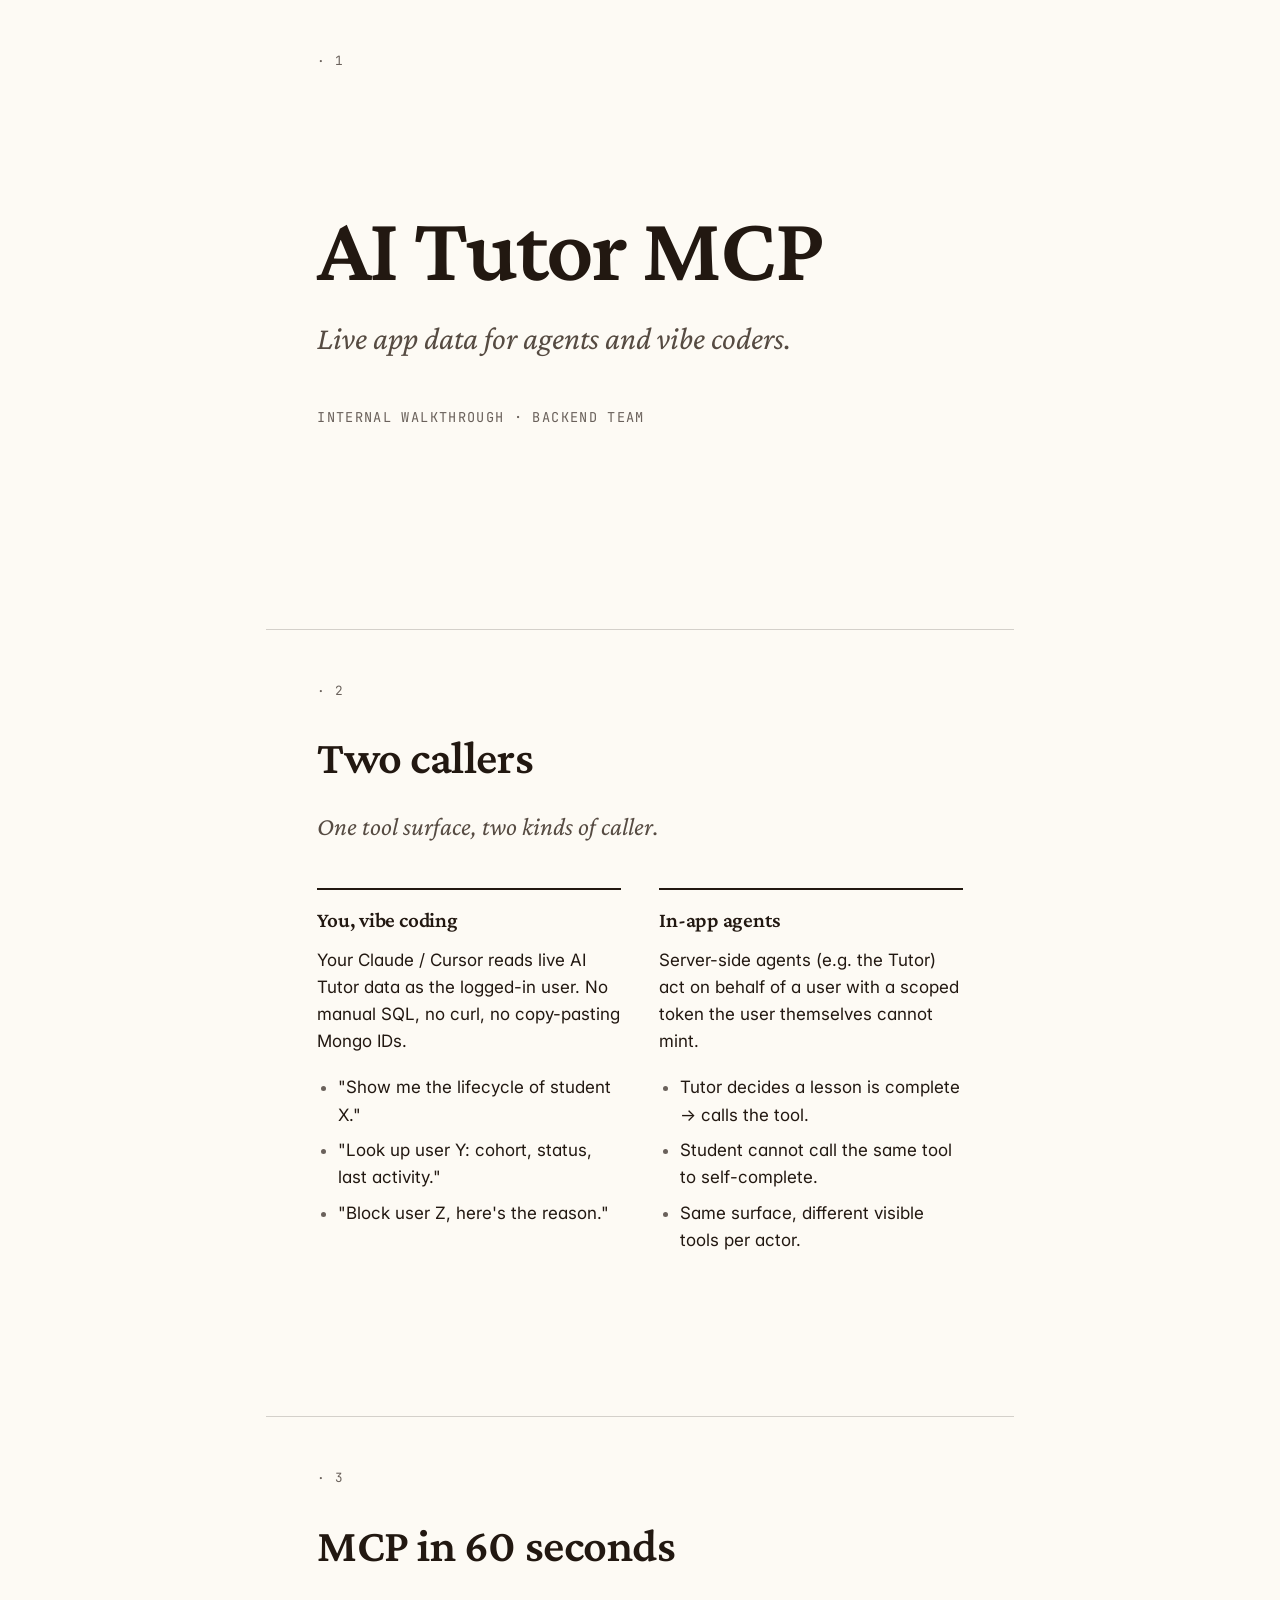
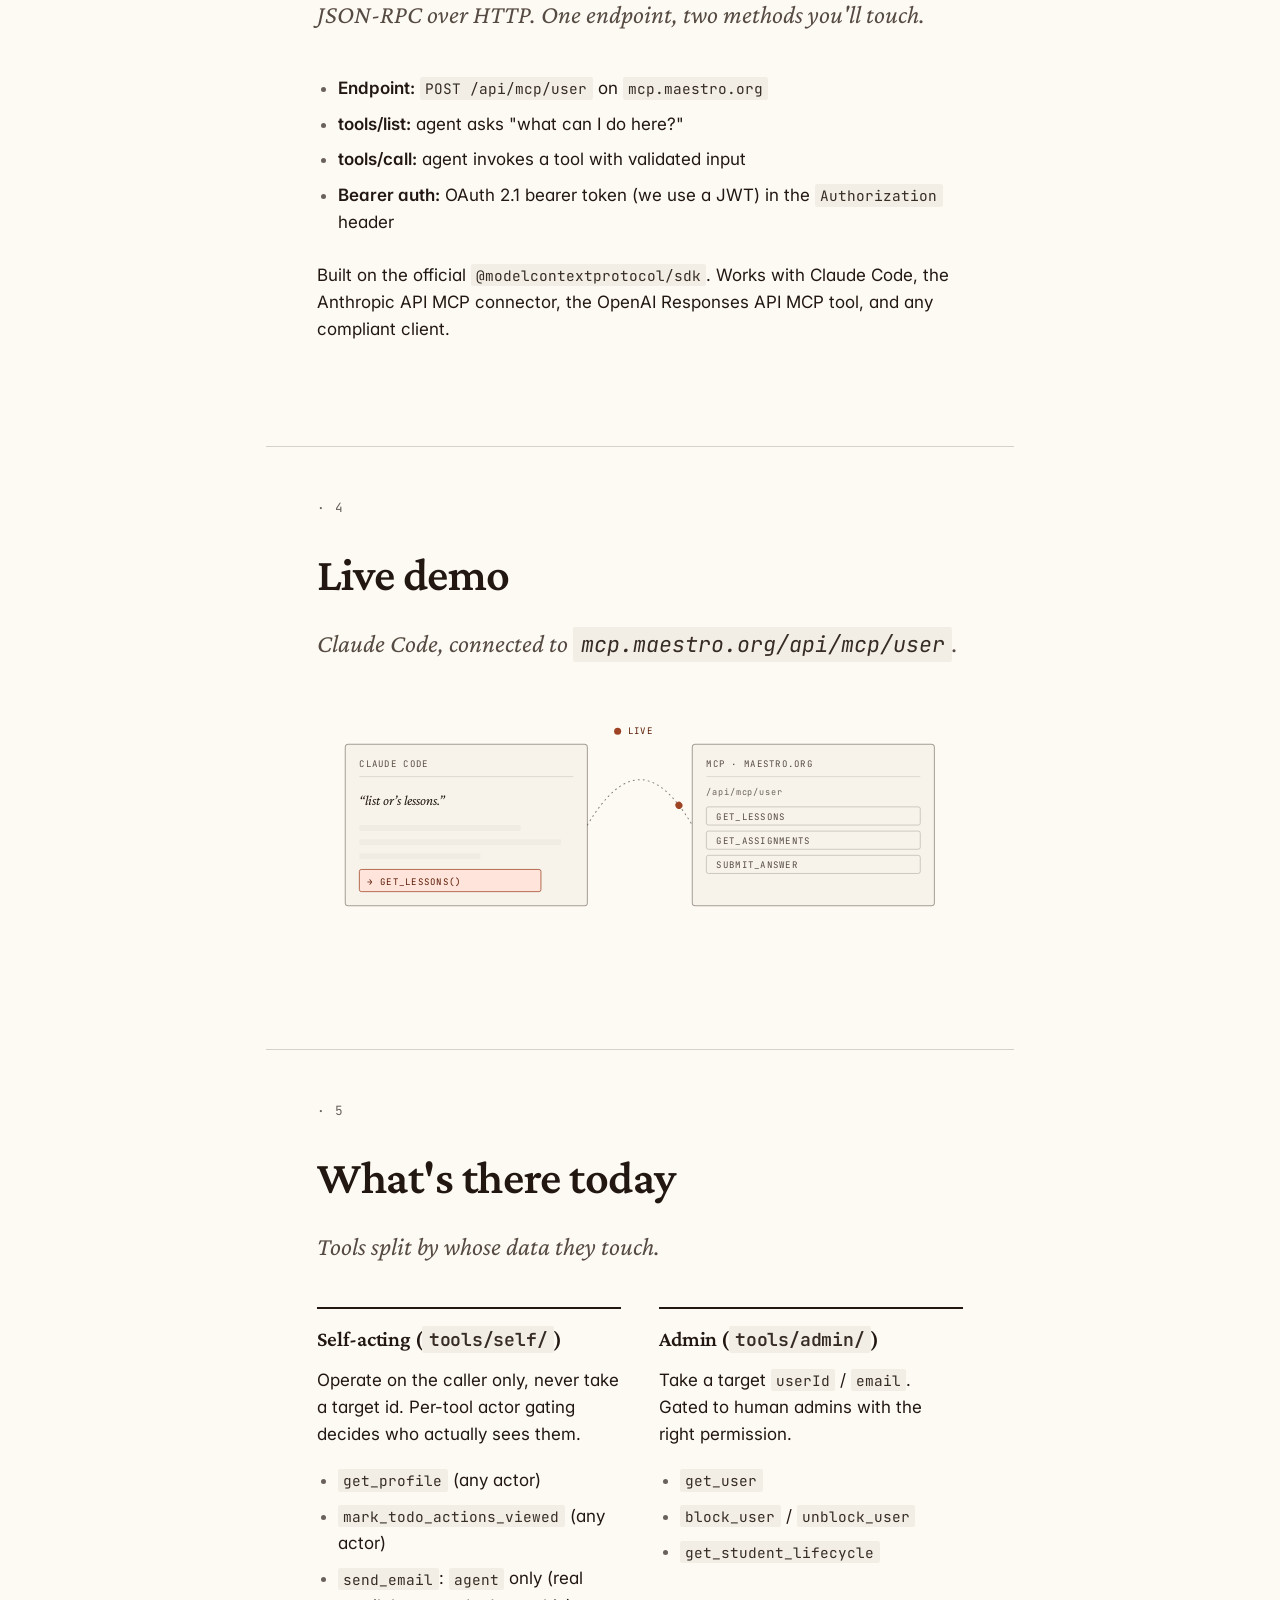
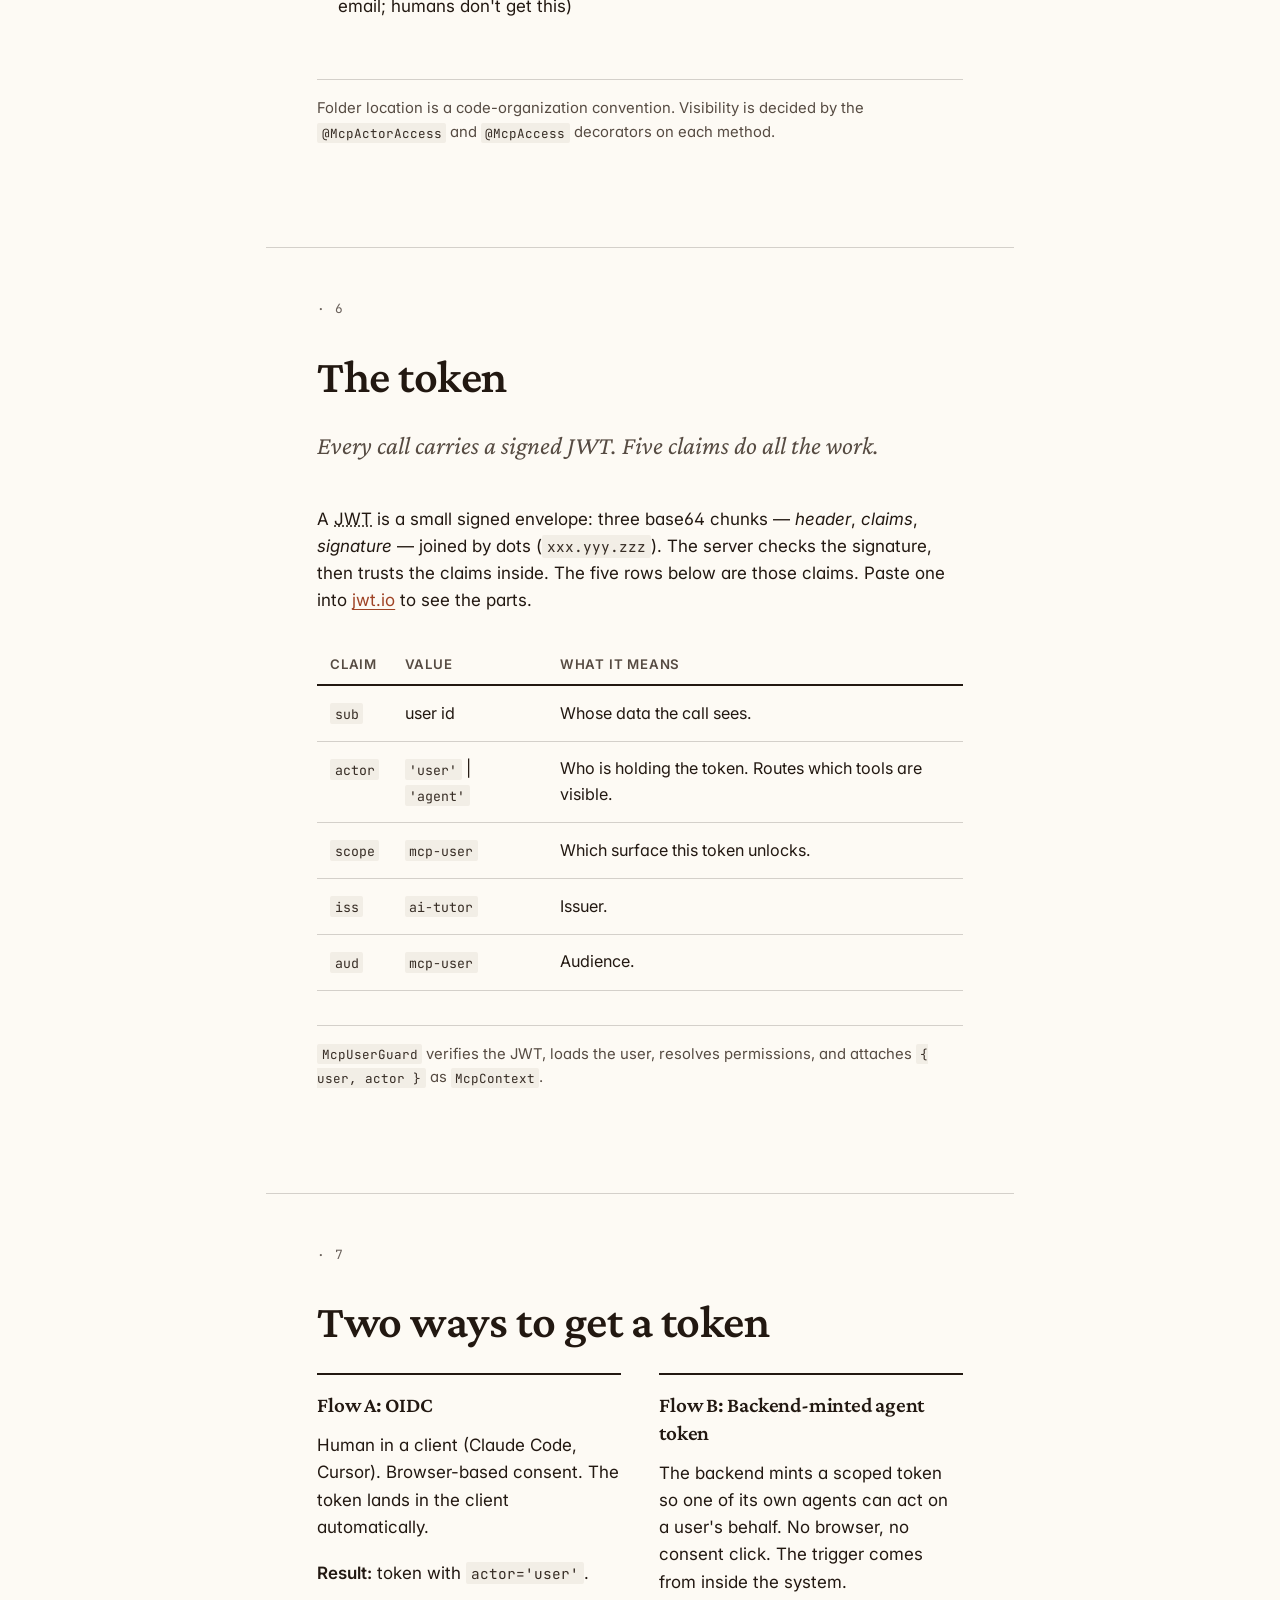
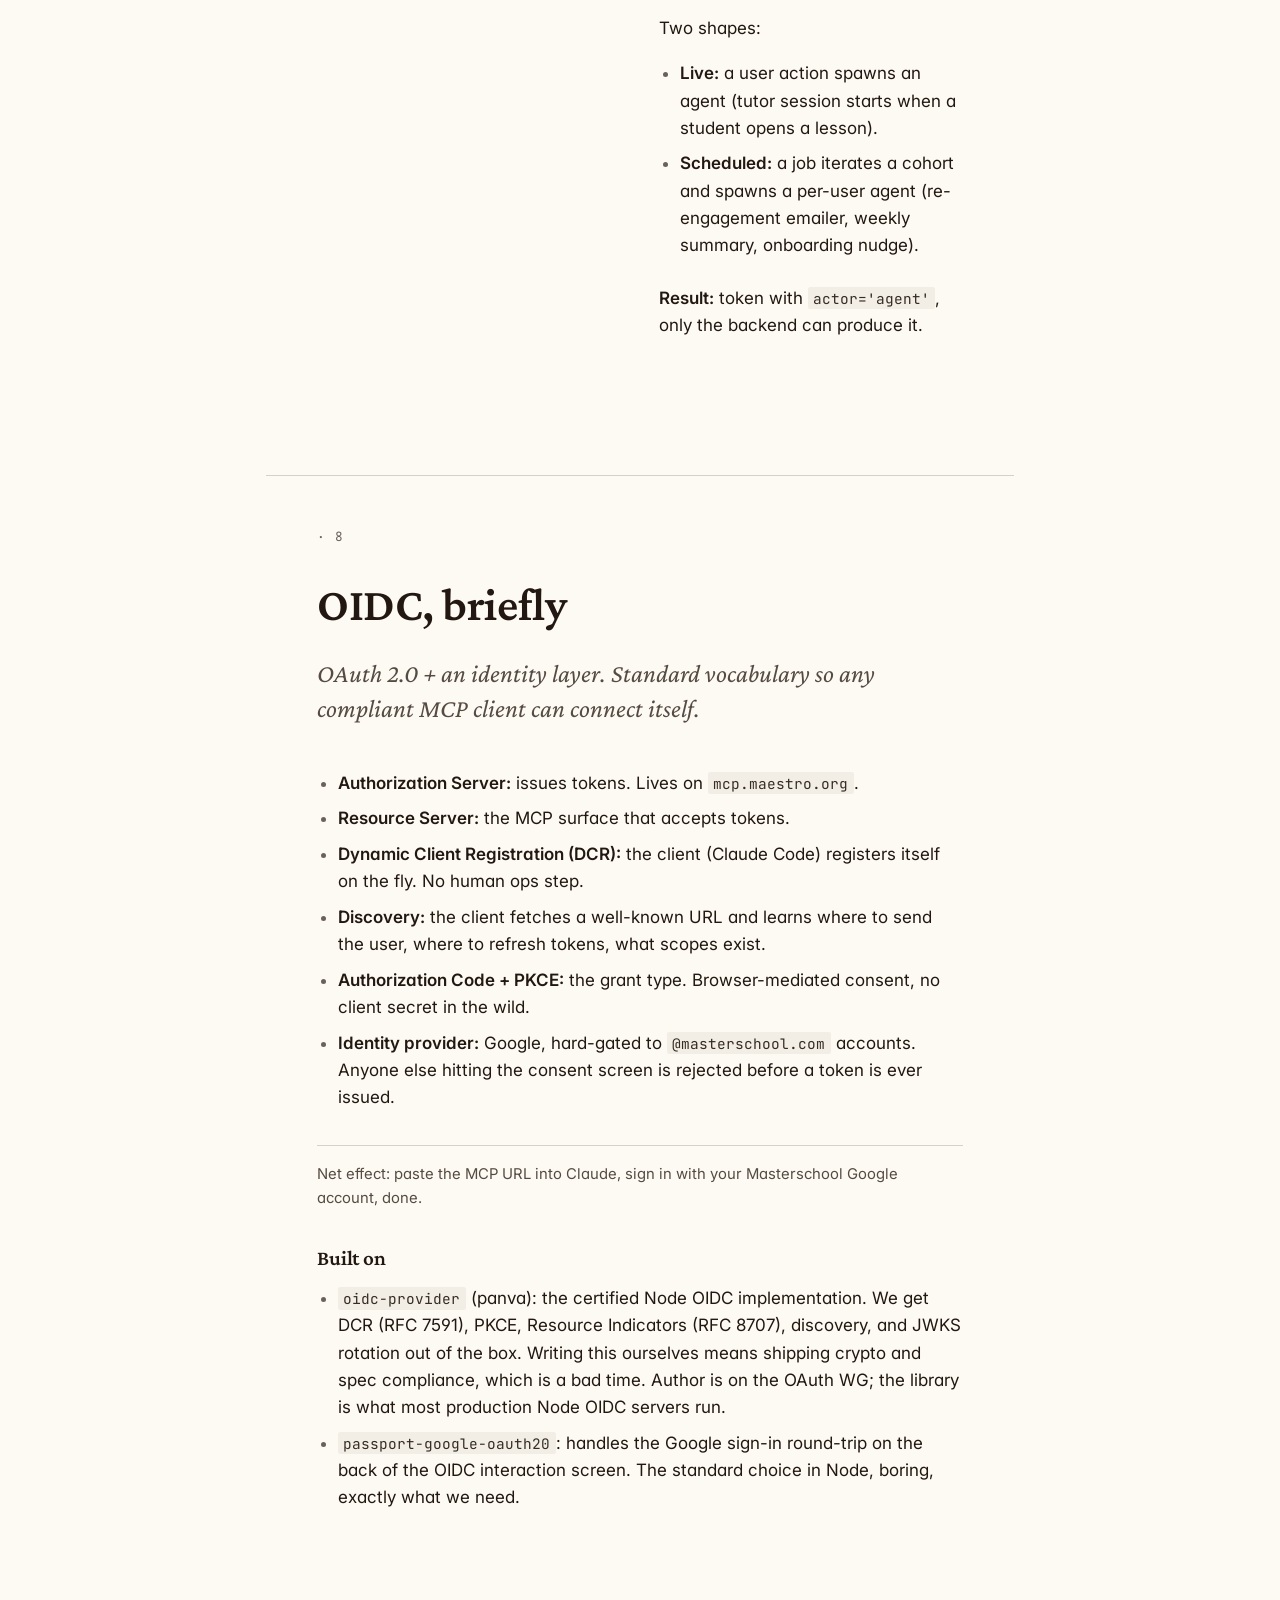
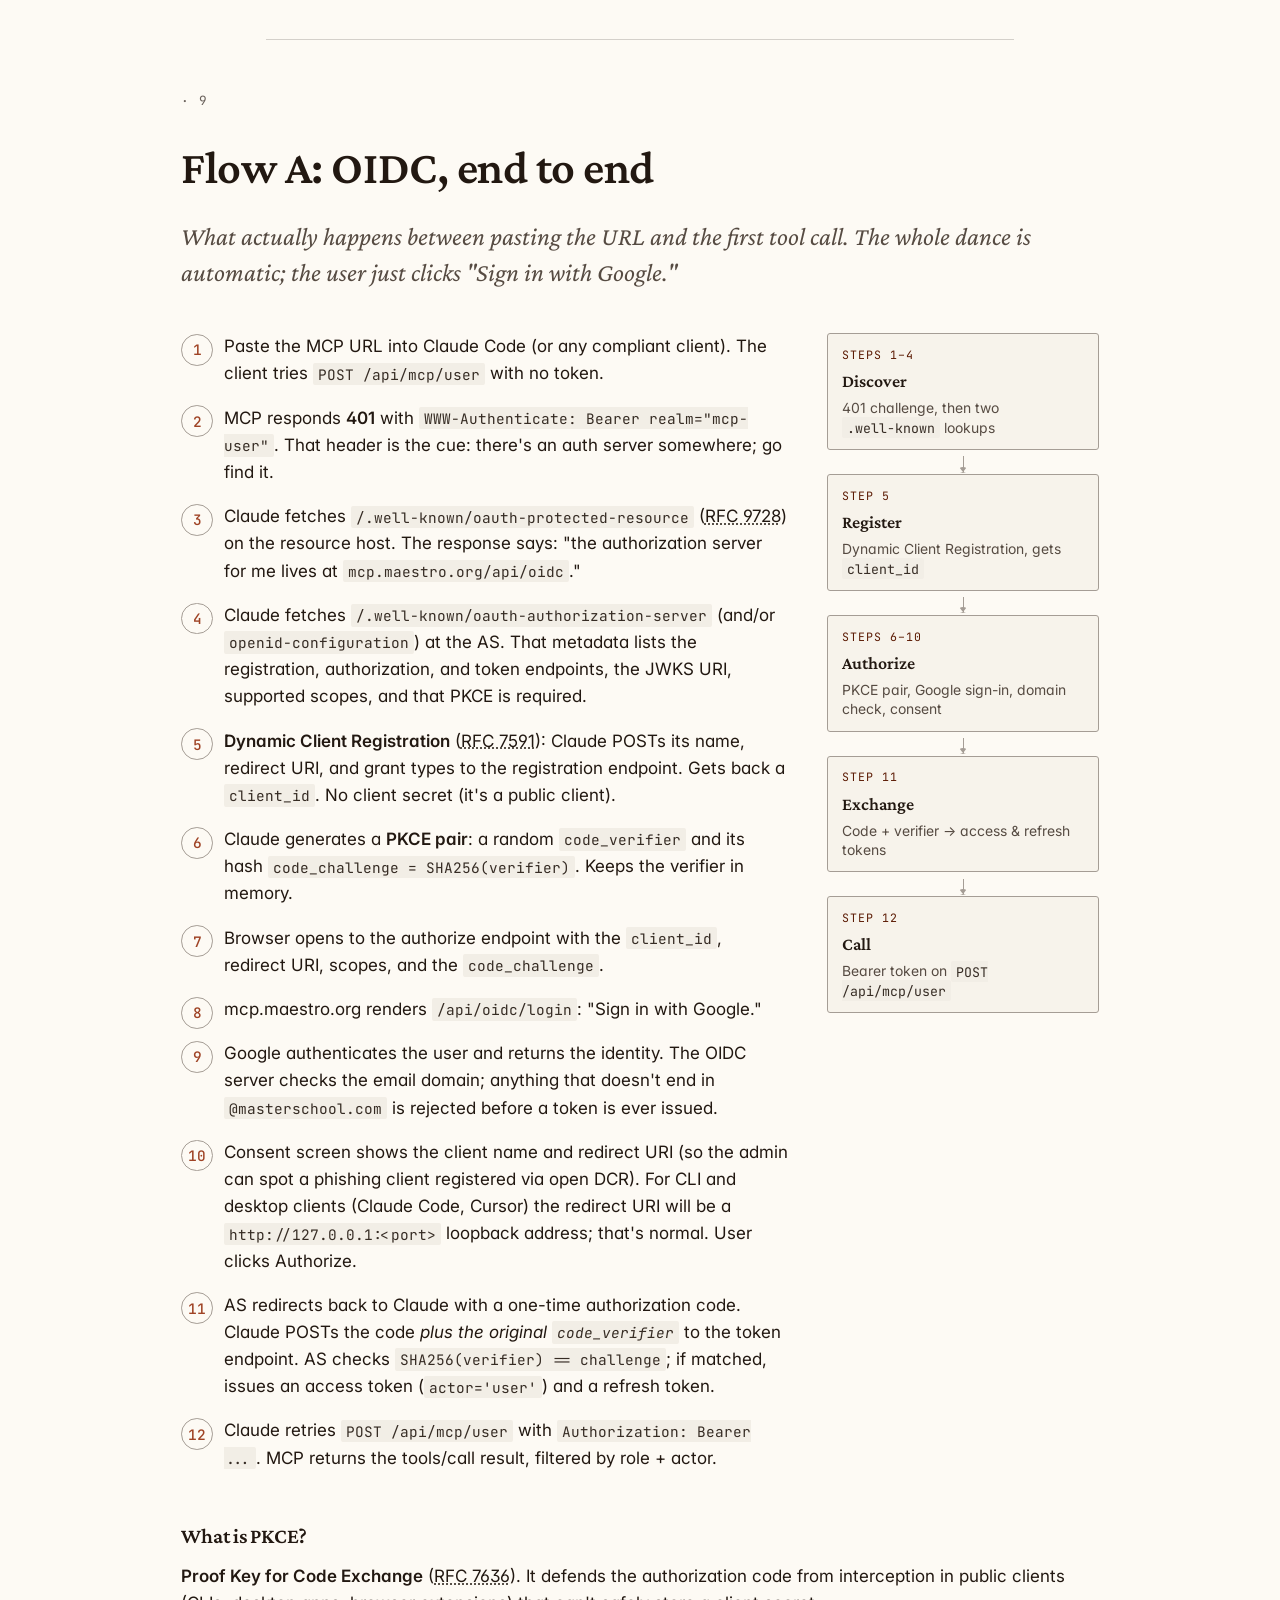
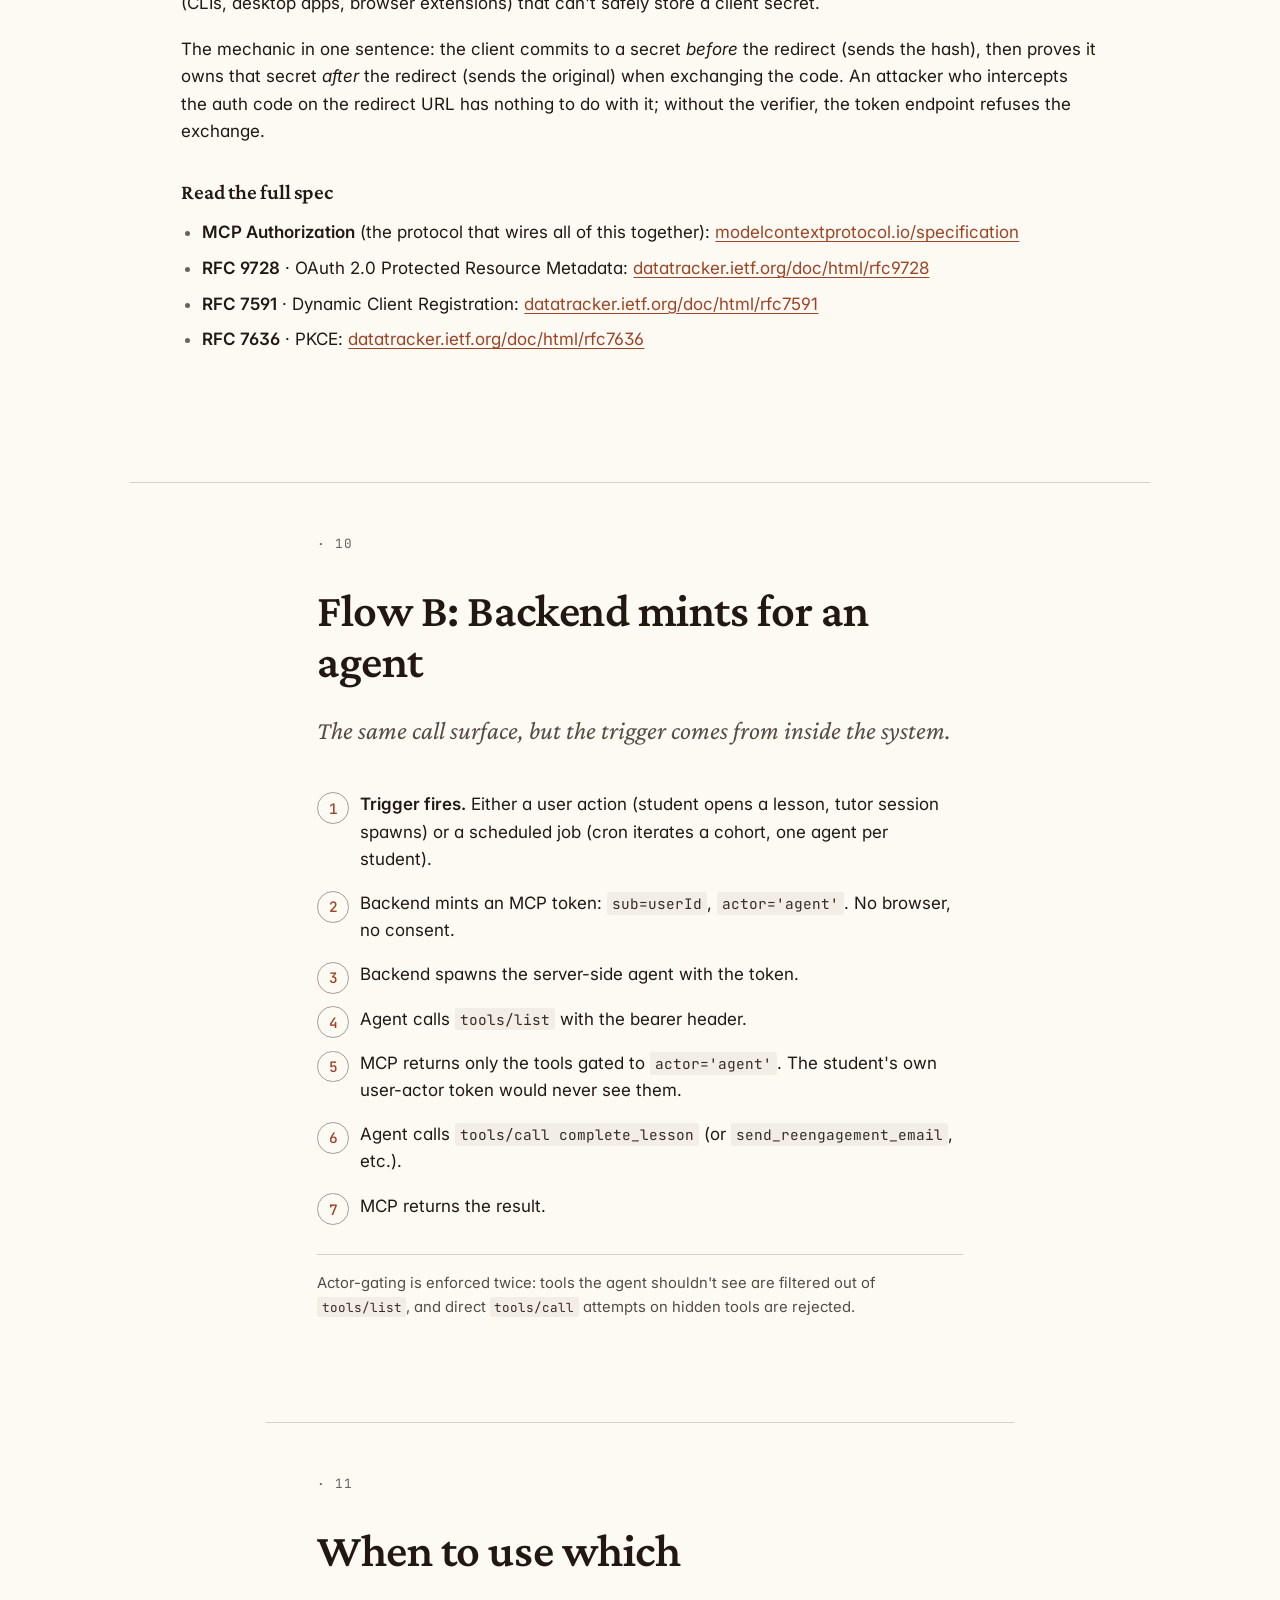
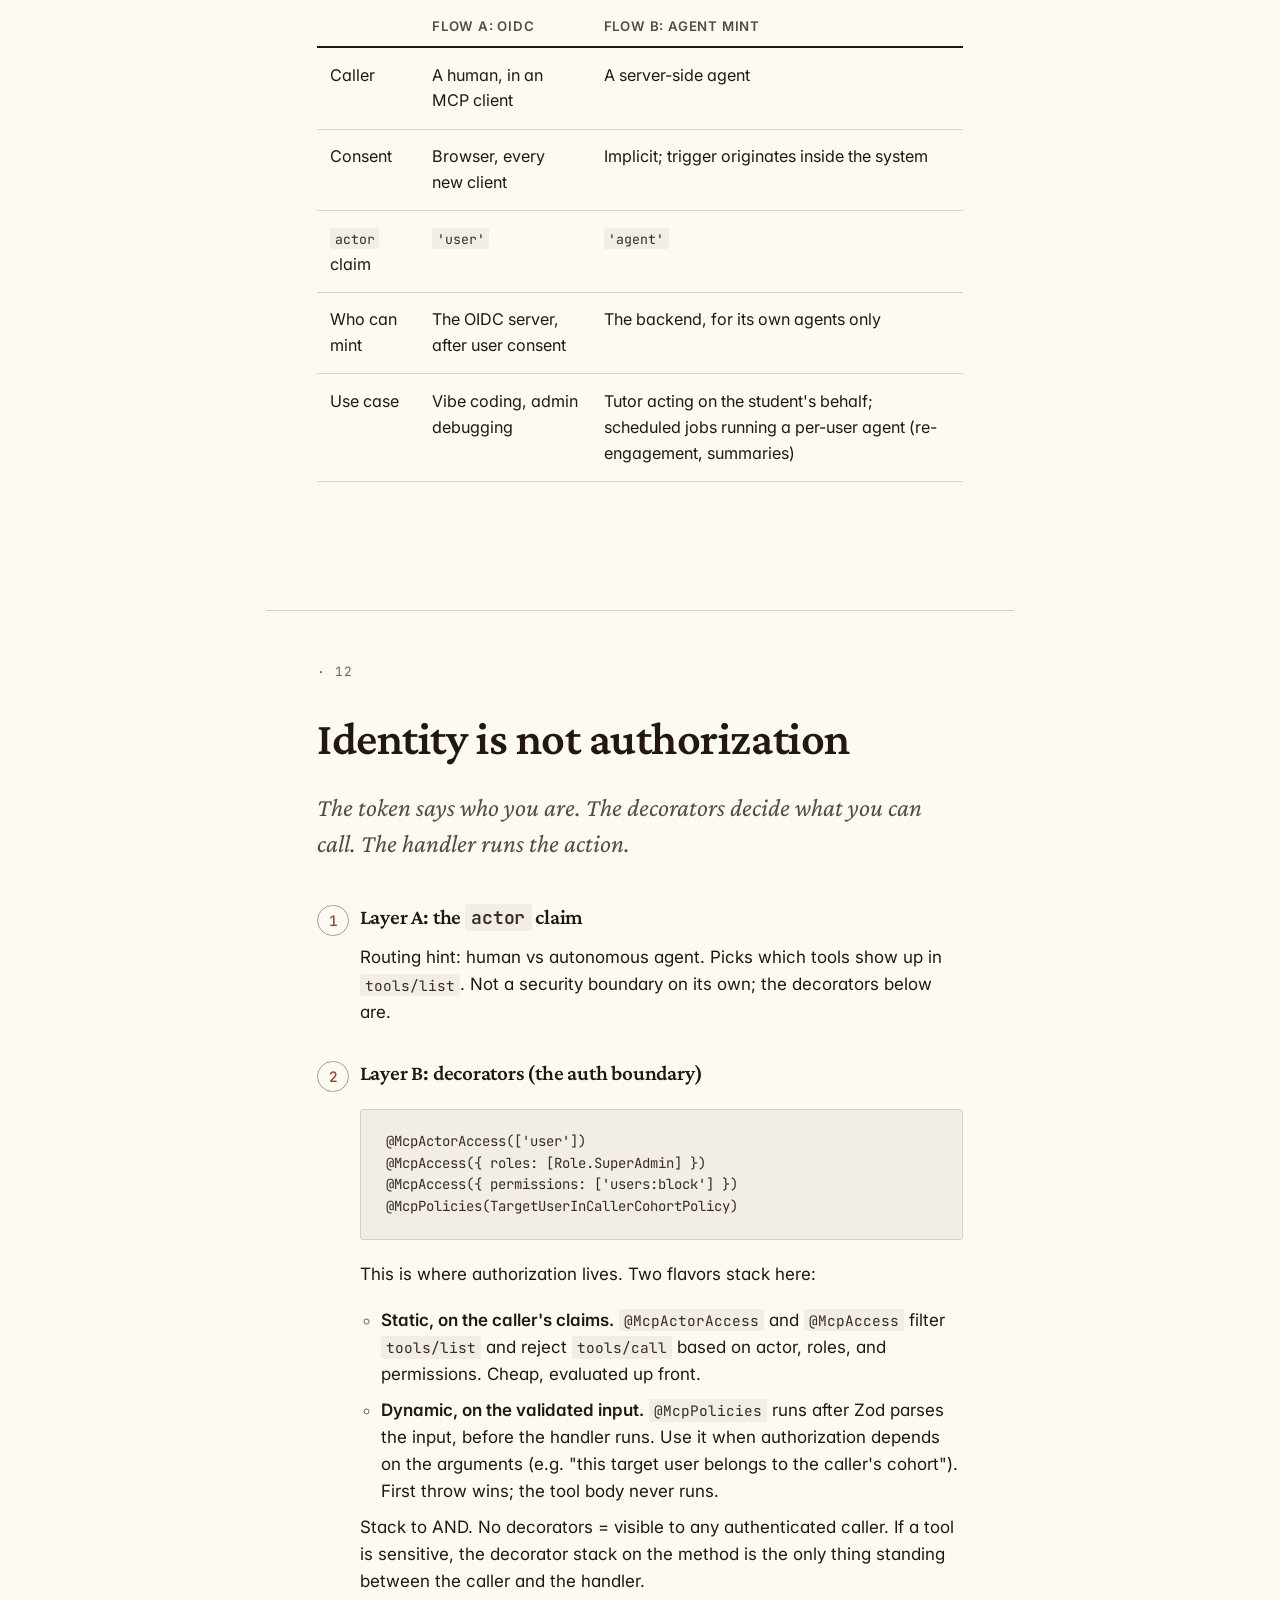
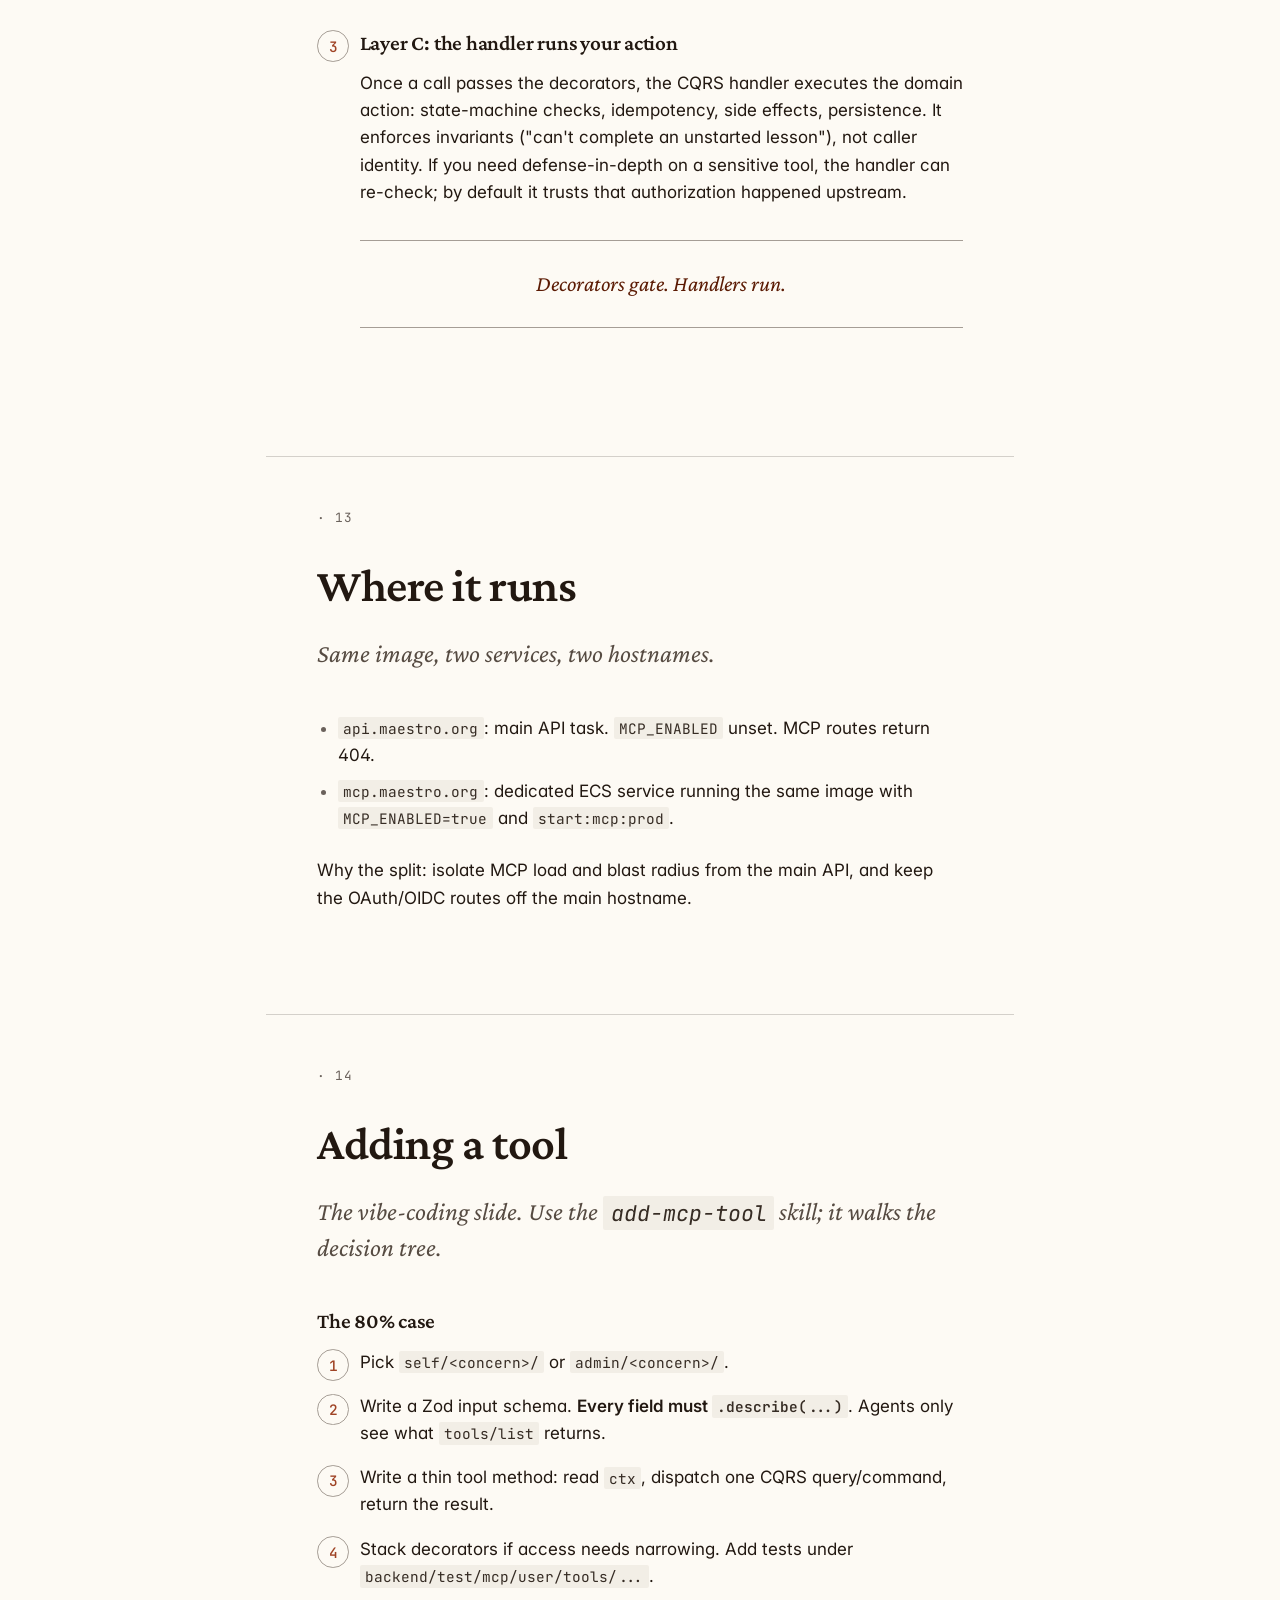
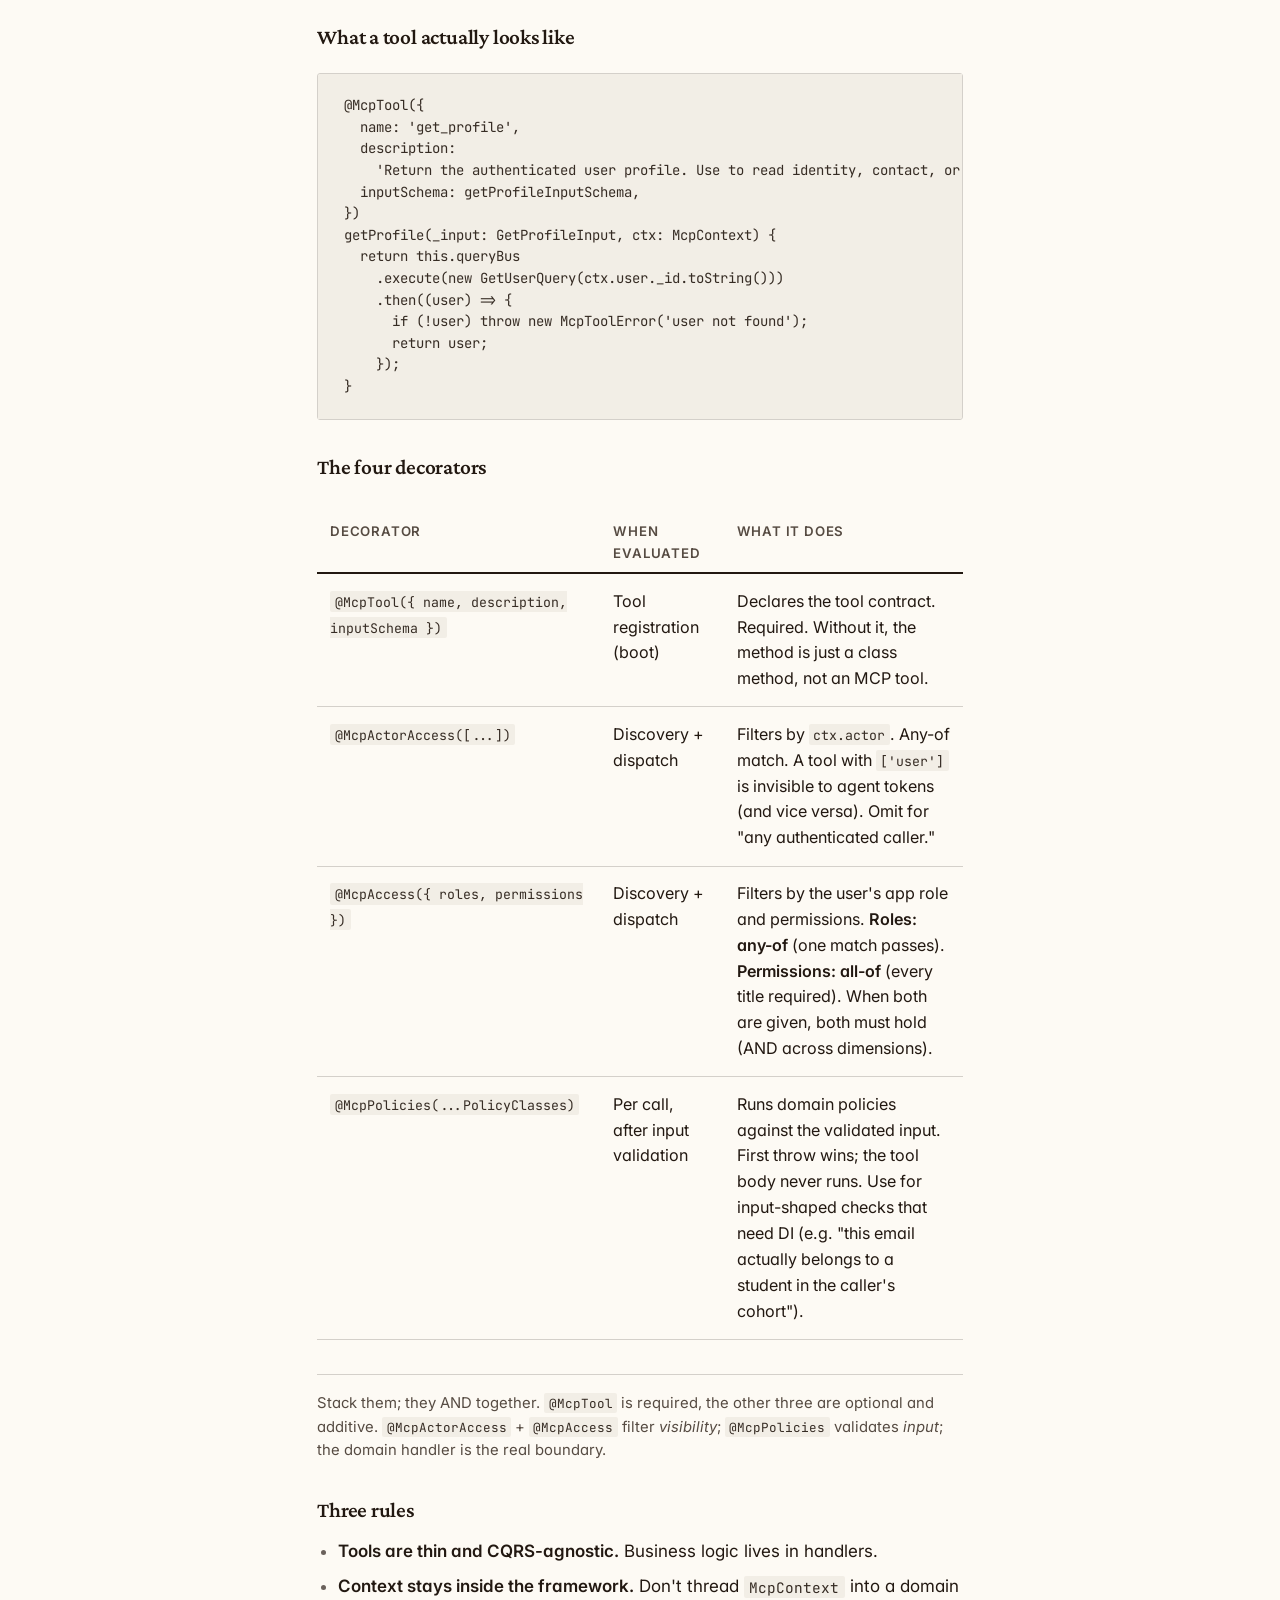
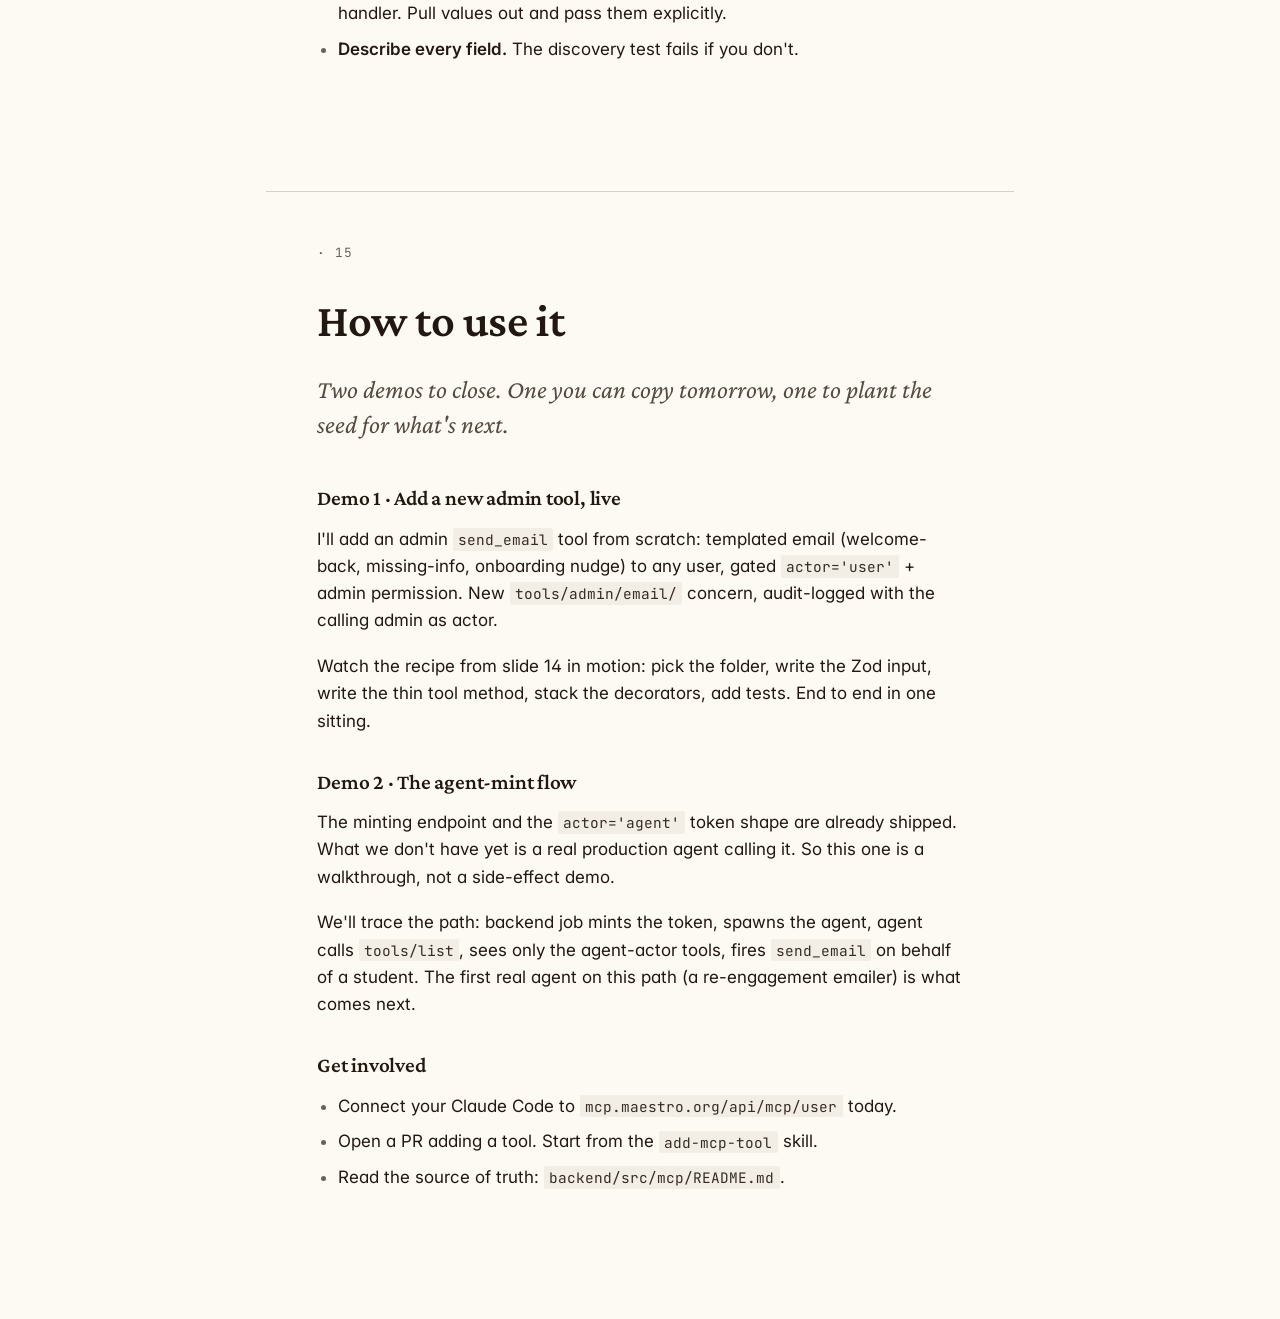
<file: maestro-mcp/index.html>
<!doctype html>
<html lang="en">
  <head>
    <meta charset="utf-8" />
    <meta name="viewport" content="width=device-width, initial-scale=1" />
    <title>AI Tutor MCP: Internal Keynote</title>
    <link rel="icon" type="image/svg+xml" href="data:image/svg+xml;utf8,<svg xmlns='http://www.w3.org/2000/svg' viewBox='0 0 64 64'><rect width='64' height='64' rx='14' fill='%23faf4ea'/><g transform='translate(12 22)' fill='none' stroke='%23a8512a' stroke-width='4' stroke-linecap='round' stroke-linejoin='round'><path d='M0 10 L10 0 L20 10 L30 0 L40 10'/></g><circle cx='32' cy='44' r='3' fill='%23a8512a'/></svg>" />
    <link rel="preconnect" href="https://fonts.googleapis.com" />
    <link rel="preconnect" href="https://fonts.gstatic.com" crossorigin />
    <link
      href="https://fonts.googleapis.com/css2?family=Crimson+Pro:ital,wght@0,400;0,600;1,400&family=Inter:wght@400;500;600&family=JetBrains+Mono:wght@400;500&display=swap"
      rel="stylesheet"
    />
    <link rel="stylesheet" href="index.css" />
  </head>
  <body>
    <main>
      <!-- Slide 1: Title -->
      <section class="slide" id="title" data-slide="1">
        <h1>AI Tutor MCP</h1>
        <p class="subtitle">Live app data for agents and vibe coders.</p>
        <p class="meta">Internal walkthrough · Backend team</p>
      </section>

      <!-- Slide 2: Why this exists -->
      <section class="slide" id="why" data-slide="2">
        <h2>Two callers</h2>
        <p class="lede">One tool surface, two kinds of caller.</p>

        <div class="two-col">
          <div class="col">
            <h3>You, vibe coding</h3>
            <p>
              Your Claude / Cursor reads live AI Tutor data as the logged-in
              user. No manual SQL, no curl, no copy-pasting Mongo IDs.
            </p>
            <ul>
              <li>"Show me the lifecycle of student X."</li>
              <li>"Look up user Y: cohort, status, last activity."</li>
              <li>"Block user Z, here's the reason."</li>
            </ul>
          </div>
          <div class="col">
            <h3>In-app agents</h3>
            <p>
              Server-side agents (e.g. the Tutor) act on behalf of a user with a
              scoped token the user themselves cannot mint.
            </p>
            <ul>
              <li>Tutor decides a lesson is complete → calls the tool.</li>
              <li>Student cannot call the same tool to self-complete.</li>
              <li>Same surface, different visible tools per actor.</li>
            </ul>
          </div>
        </div>
      </section>

      <!-- Slide 3: MCP protocol in 60 seconds -->
      <section class="slide" id="mcp-101" data-slide="3">
        <h2>MCP in 60 seconds</h2>
        <p class="lede">JSON-RPC over HTTP. One endpoint, two methods you'll touch.</p>

        <ul>
          <li>
            <strong>Endpoint:</strong> <code>POST /api/mcp/user</code> on
            <code>mcp.maestro.org</code>
          </li>
          <li><strong>tools/list:</strong> agent asks "what can I do here?"</li>
          <li>
            <strong>tools/call:</strong> agent invokes a tool with validated
            input
          </li>
          <li>
            <strong>Bearer auth:</strong> OAuth 2.1 bearer token (we use a JWT)
            in the <code>Authorization</code> header
          </li>
        </ul>

        <p>
          Built on the official <code>@modelcontextprotocol/sdk</code>. Works
          with Claude Code, the Anthropic API MCP connector, the OpenAI
          Responses API MCP tool, and any compliant client.
        </p>
      </section>

      <!-- Slide 4: Live demo -->
      <section class="slide" id="demo" data-slide="4">
        <h2>Live demo</h2>
        <p class="lede">
          Claude Code, connected to <code>mcp.maestro.org/api/mcp/user</code>.
        </p>

        <figure
          class="demo-illo"
          aria-label="Claude Code on the left, MCP server on the right, connected by a live wire with a traveling pulse."
        >
          <svg viewBox="0 0 640 240" xmlns="http://www.w3.org/2000/svg" role="img">
            <defs>
              <style>
                .demo-illo svg .panel {
                  fill: var(--surface);
                  stroke: var(--rule-strong);
                  stroke-width: 1;
                }
                .demo-illo svg .divider {
                  stroke: var(--rule);
                  stroke-width: 0.75;
                }
                .demo-illo svg .row {
                  fill: var(--surface-2);
                }
                .demo-illo svg .row-strong {
                  fill: var(--surface);
                  stroke: var(--rule-strong);
                  stroke-width: 0.5;
                }
                .demo-illo svg .tool-call {
                  fill: var(--accent-soft);
                  stroke: var(--accent);
                  stroke-width: 0.75;
                }
                .demo-illo svg .label {
                  font-family: var(--font-mono);
                  font-size: 9px;
                  letter-spacing: 0.14em;
                  fill: var(--ink-soft);
                  text-transform: uppercase;
                }
                .demo-illo svg .label-faint {
                  font-family: var(--font-mono);
                  font-size: 8.5px;
                  letter-spacing: 0.1em;
                  fill: var(--ink-faint);
                }
                .demo-illo svg .label-accent {
                  font-family: var(--font-mono);
                  font-size: 9px;
                  letter-spacing: 0.14em;
                  fill: var(--accent-ink);
                  text-transform: uppercase;
                }
                .demo-illo svg .quote {
                  font-family: var(--font-serif);
                  font-style: italic;
                  font-size: 14px;
                  fill: var(--ink);
                }
                .demo-illo svg .wire {
                  fill: none;
                  stroke: var(--ink-soft);
                  stroke-width: 1;
                  stroke-dasharray: 1 4;
                  stroke-linecap: round;
                  opacity: 0.7;
                }
                .demo-illo svg .pulse {
                  fill: var(--accent);
                }
                @keyframes demo-blink {
                  0%, 100% { opacity: 1; }
                  50% { opacity: 0.25; }
                }
                .demo-illo svg .blink {
                  animation: demo-blink 1.6s ease-in-out infinite;
                  transform-origin: center;
                }
                @media (prefers-reduced-motion: reduce) {
                  .demo-illo svg .blink { animation: none; }
                  .demo-illo svg .pulse-motion { display: none; }
                }
              </style>
            </defs>

            <!-- LEFT: Claude Code -->
            <g transform="translate(28,40)">
              <rect class="panel" width="240" height="160" rx="3" />
              <text class="label" x="14" y="22">CLAUDE CODE</text>
              <line class="divider" x1="14" y1="32" x2="226" y2="32" />
              <text class="quote" x="14" y="60">“list or’s lessons.”</text>
              <rect class="row" x="14" y="80" width="160" height="6" rx="1" />
              <rect class="row" x="14" y="94" width="200" height="6" rx="1" />
              <rect class="row" x="14" y="108" width="120" height="6" rx="1" />
              <rect class="tool-call" x="14" y="124" width="180" height="22" rx="2" />
              <text class="label-accent" x="22" y="139">→ get_lessons()</text>
            </g>

            <!-- RIGHT: MCP server -->
            <g transform="translate(372,40)">
              <rect class="panel" width="240" height="160" rx="3" />
              <text class="label" x="14" y="22">MCP · MAESTRO.ORG</text>
              <line class="divider" x1="14" y1="32" x2="226" y2="32" />
              <text class="label-faint" x="14" y="50">/api/mcp/user</text>

              <g transform="translate(14,62)">
                <rect class="row-strong" width="212" height="18" rx="2" />
                <text class="label" x="10" y="13">get_lessons</text>
              </g>
              <g transform="translate(14,86)">
                <rect class="row-strong" width="212" height="18" rx="2" />
                <text class="label" x="10" y="13">get_assignments</text>
              </g>
              <g transform="translate(14,110)">
                <rect class="row-strong" width="212" height="18" rx="2" />
                <text class="label" x="10" y="13">submit_answer</text>
              </g>
            </g>

            <!-- WIRE between the panels -->
            <path
              id="demo-wire"
              class="wire"
              d="M 268 120 C 304 60, 336 60, 372 120"
            />

            <!-- Pulse traveling along the wire -->
            <g class="pulse-motion">
              <circle class="pulse" r="3.5">
                <animateMotion dur="2.4s" repeatCount="indefinite" rotate="auto">
                  <mpath href="#demo-wire" />
                </animateMotion>
              </circle>
            </g>

            <!-- LIVE badge above the arc -->
            <g transform="translate(298,30)">
              <circle class="pulse blink" cx="0" cy="-3" r="3.5" />
              <text class="label-accent" x="10" y="0">LIVE</text>
            </g>
          </svg>
        </figure>
      </section>

      <!-- Slide 5: Tool catalog today -->
      <section class="slide" id="catalog" data-slide="5">
        <h2>What's there today</h2>
        <p class="lede">Tools split by <em>whose data they touch</em>.</p>

        <div class="two-col">
          <div class="col">
            <h3>Self-acting (<code>tools/self/</code>)</h3>
            <p>
              Operate on the caller only, never take a target id. Per-tool actor
              gating decides who actually sees them.
            </p>
            <ul>
              <li><code>get_profile</code> (any actor)</li>
              <li><code>mark_todo_actions_viewed</code> (any actor)</li>
              <li>
                <code>send_email</code>: <code>agent</code> only (real email;
                humans don't get this)
              </li>
            </ul>
          </div>
          <div class="col">
            <h3>Admin (<code>tools/admin/</code>)</h3>
            <p>
              Take a target <code>userId</code> / <code>email</code>. Gated to
              human admins with the right permission.
            </p>
            <ul>
              <li><code>get_user</code></li>
              <li><code>block_user</code> / <code>unblock_user</code></li>
              <li><code>get_student_lifecycle</code></li>
            </ul>
          </div>
        </div>

        <p class="footnote">
          Folder location is a code-organization convention. Visibility is
          decided by the <code>@McpActorAccess</code> and
          <code>@McpAccess</code> decorators on each method.
        </p>
      </section>

      <!-- Slide 6: Auth: the JWT -->
      <section class="slide" id="auth-jwt" data-slide="6">
        <h2>The token</h2>
        <p class="lede">
          Every call carries a signed JWT. Five claims do all the work.
        </p>

        <p>
          A <abbr title="JSON Web Token">JWT</abbr> is a small signed
          envelope: three base64 chunks &mdash; <em>header</em>,
          <em>claims</em>, <em>signature</em> &mdash; joined by dots
          (<code>xxx.yyy.zzz</code>). The server checks the signature, then
          trusts the claims inside. The five rows below are those claims.
          Paste one into
          <a href="https://www.jwt.io/" target="_blank" rel="noopener noreferrer"
            >jwt.io</a
          >
          to see the parts.
        </p>

        <div class="table-scroll">
          <table>
            <thead>
              <tr>
                <th>Claim</th>
                <th>Value</th>
                <th>What it means</th>
              </tr>
            </thead>
            <tbody>
              <tr>
                <td><code>sub</code></td>
                <td>user id</td>
                <td>Whose data the call sees.</td>
              </tr>
              <tr>
                <td><code>actor</code></td>
                <td><code>'user'</code> | <code>'agent'</code></td>
                <td>
                  Who is holding the token. Routes which tools are visible.
                </td>
              </tr>
              <tr>
                <td><code>scope</code></td>
                <td><code>mcp-user</code></td>
                <td>Which surface this token unlocks.</td>
              </tr>
              <tr>
                <td><code>iss</code></td>
                <td><code>ai-tutor</code></td>
                <td>Issuer.</td>
              </tr>
              <tr>
                <td><code>aud</code></td>
                <td><code>mcp-user</code></td>
                <td>Audience.</td>
              </tr>
            </tbody>
          </table>
        </div>

        <p class="footnote">
          <code>McpUserGuard</code> verifies the JWT, loads the user, resolves
          permissions, and attaches <code>{ user, actor }</code> as
          <code>McpContext</code>.
        </p>
      </section>

      <!-- Slide 7: Two flows, one surface -->
      <section class="slide" id="auth-flows-overview" data-slide="7">
        <h2>Two ways to get a token</h2>

        <div class="two-col">
          <div class="col">
            <h3>Flow A: OIDC</h3>
            <p>
              Human in a client (Claude Code, Cursor). Browser-based consent.
              The token lands in the client automatically.
            </p>
            <p>
              <strong>Result:</strong> token with <code>actor='user'</code>.
            </p>
          </div>
          <div class="col">
            <h3>Flow B: Backend-minted agent token</h3>
            <p>
              The backend mints a scoped token so one of its own agents can act
              on a user's behalf. No browser, no consent click. The trigger
              comes from inside the system.
            </p>
            <p>Two shapes:</p>
            <ul>
              <li>
                <strong>Live:</strong> a user action spawns an agent (tutor
                session starts when a student opens a lesson).
              </li>
              <li>
                <strong>Scheduled:</strong> a job iterates a cohort and spawns a
                per-user agent (re-engagement emailer, weekly summary,
                onboarding nudge).
              </li>
            </ul>
            <p>
              <strong>Result:</strong> token with <code>actor='agent'</code>,
              only the backend can produce it.
            </p>
          </div>
        </div>
      </section>

      <!-- Slide 8: OIDC quick primer -->
      <section class="slide" id="oidc-primer" data-slide="8">
        <h2>OIDC, briefly</h2>
        <p class="lede">
          OAuth 2.0 + an identity layer. Standard vocabulary so any compliant
          MCP client can connect itself.
        </p>

        <ul>
          <li>
            <strong>Authorization Server:</strong> issues tokens. Lives on
            <code>mcp.maestro.org</code>.
          </li>
          <li>
            <strong>Resource Server:</strong> the MCP surface that accepts
            tokens.
          </li>
          <li>
            <strong>Dynamic Client Registration (DCR):</strong> the client
            (Claude Code) registers itself on the fly. No human ops step.
          </li>
          <li>
            <strong>Discovery:</strong> the client fetches a well-known URL and
            learns where to send the user, where to refresh tokens, what scopes
            exist.
          </li>
          <li>
            <strong>Authorization Code + PKCE:</strong> the grant type.
            Browser-mediated consent, no client secret in the wild.
          </li>
          <li>
            <strong>Identity provider:</strong> Google, hard-gated to
            <code>@masterschool.com</code> accounts. Anyone else hitting the
            consent screen is rejected before a token is ever issued.
          </li>
        </ul>

        <p class="footnote">
          Net effect: paste the MCP URL into Claude, sign in with your
          Masterschool Google account, done.
        </p>

        <h3>Built on</h3>
        <ul>
          <li>
            <code>oidc-provider</code> (panva): the certified Node OIDC
            implementation. We get DCR (RFC 7591), PKCE, Resource Indicators
            (RFC 8707), discovery, and JWKS rotation out of the box. Writing
            this ourselves means shipping crypto and spec compliance, which is a
            bad time. Author is on the OAuth WG; the library is what most
            production Node OIDC servers run.
          </li>
          <li>
            <code>passport-google-oauth20</code>: handles the Google sign-in
            round-trip on the back of the OIDC interaction screen. The standard
            choice in Node, boring, exactly what we need.
          </li>
        </ul>
      </section>

      <!-- Slide 9: Flow A, end to end -->
      <section class="slide wide" id="flow-oidc" data-slide="9">
        <h2>Flow A: OIDC, end to end</h2>
        <p class="lede">
          What actually happens between pasting the URL and the first tool call.
          The whole dance is automatic; the user just clicks "Sign in with
          Google."
        </p>

        <div class="flow-with-diagram">
          <ol>
            <li>
              Paste the MCP URL into Claude Code (or any compliant client). The
              client tries <code>POST /api/mcp/user</code> with no token.
            </li>
            <li>
              MCP responds <strong>401</strong> with
              <code>WWW-Authenticate: Bearer realm="mcp-user"</code>. That
              header is the cue: there's an auth server somewhere; go find it.
            </li>
            <li>
              Claude fetches
              <code>/.well-known/oauth-protected-resource</code>
              (<abbr title="RFC 9728: Protected Resource Metadata"
                >RFC 9728</abbr
              >) on the resource host. The response says: "the authorization
              server for me lives at <code>mcp.maestro.org/api/oidc</code>."
            </li>
            <li>
              Claude fetches
              <code>/.well-known/oauth-authorization-server</code> (and/or
              <code>openid-configuration</code>) at the AS. That metadata lists
              the registration, authorization, and token endpoints, the JWKS
              URI, supported scopes, and that PKCE is required.
            </li>
            <li>
              <strong>Dynamic Client Registration</strong>
              (<abbr
                title="RFC 7591: OAuth 2.0 Dynamic Client Registration Protocol"
                >RFC 7591</abbr
              >): Claude POSTs its name, redirect URI, and grant types to the
              registration endpoint. Gets back a <code>client_id</code>. No
              client secret (it's a public client).
            </li>
            <li>
              Claude generates a <strong>PKCE pair</strong>: a random
              <code>code_verifier</code> and its hash
              <code>code_challenge = SHA256(verifier)</code>. Keeps the verifier
              in memory.
            </li>
            <li>
              Browser opens to the authorize endpoint with the
              <code>client_id</code>, redirect URI, scopes, and the
              <code>code_challenge</code>.
            </li>
            <li>
              mcp.maestro.org renders <code>/api/oidc/login</code>: "Sign in
              with Google."
            </li>
            <li>
              Google authenticates the user and returns the identity. The OIDC
              server checks the email domain; anything that doesn't end in
              <code>@masterschool.com</code> is rejected before a token is ever
              issued.
            </li>
            <li>
              Consent screen shows the client name and redirect URI (so the
              admin can spot a phishing client registered via open DCR). For CLI
              and desktop clients (Claude Code, Cursor) the redirect URI will be
              a
              <code>http://127.0.0.1:&lt;port&gt;</code> loopback address;
              that's normal. User clicks Authorize.
            </li>
            <li>
              AS redirects back to Claude with a one-time authorization code.
              Claude POSTs the code
              <em>plus the original <code>code_verifier</code></em> to the token
              endpoint. AS checks <code>SHA256(verifier) == challenge</code>; if
              matched, issues an access token (<code>actor='user'</code>) and a
              refresh token.
            </li>
            <li>
              Claude retries <code>POST /api/mcp/user</code> with
              <code>Authorization: Bearer ...</code>. MCP returns the tools/call
              result, filtered by role + actor.
            </li>
          </ol>

          <aside class="phase-diagram" aria-label="High-level phases of Flow A">
            <ol class="phases">
              <li class="phase">
                <span class="phase-num">Steps 1&ndash;4</span>
                <span class="phase-label">Discover</span>
                <span class="phase-detail"
                  >401 challenge, then two
                  <code>.well&#8209;known</code> lookups</span
                >
              </li>
              <li class="phase">
                <span class="phase-num">Step 5</span>
                <span class="phase-label">Register</span>
                <span class="phase-detail"
                  >Dynamic Client Registration, gets
                  <code>client_id</code></span
                >
              </li>
              <li class="phase">
                <span class="phase-num">Steps 6&ndash;10</span>
                <span class="phase-label">Authorize</span>
                <span class="phase-detail"
                  >PKCE pair, Google sign-in, domain check, consent</span
                >
              </li>
              <li class="phase">
                <span class="phase-num">Step 11</span>
                <span class="phase-label">Exchange</span>
                <span class="phase-detail"
                  >Code + verifier &rarr; access &amp; refresh tokens</span
                >
              </li>
              <li class="phase">
                <span class="phase-num">Step 12</span>
                <span class="phase-label">Call</span>
                <span class="phase-detail"
                  >Bearer token on <code>POST /api/mcp/user</code></span
                >
              </li>
            </ol>
          </aside>
        </div>

        <h3>What is PKCE?</h3>
        <p>
          <strong>Proof Key for Code Exchange</strong>
          (<abbr title="RFC 7636">RFC 7636</abbr>). It defends the authorization
          code from interception in public clients (CLIs, desktop apps, browser
          extensions) that can't safely store a client secret.
        </p>
        <p>
          The mechanic in one sentence: the client commits to a secret
          <em>before</em> the redirect (sends the hash), then proves it owns
          that secret <em>after</em> the redirect (sends the original) when
          exchanging the code. An attacker who intercepts the auth code on the
          redirect URL has nothing to do with it; without the verifier, the
          token endpoint refuses the exchange.
        </p>

        <h3>Read the full spec</h3>
        <ul>
          <li>
            <strong>MCP Authorization</strong> (the protocol that wires all of
            this together):
            <a
              href="https://modelcontextprotocol.io/specification/2025-06-18/basic/authorization"
              >modelcontextprotocol.io/specification</a
            >
          </li>
          <li>
            <strong>RFC 9728</strong> &middot; OAuth 2.0 Protected Resource
            Metadata:
            <a href="https://datatracker.ietf.org/doc/html/rfc9728"
              >datatracker.ietf.org/doc/html/rfc9728</a
            >
          </li>
          <li>
            <strong>RFC 7591</strong> &middot; Dynamic Client Registration:
            <a href="https://datatracker.ietf.org/doc/html/rfc7591"
              >datatracker.ietf.org/doc/html/rfc7591</a
            >
          </li>
          <li>
            <strong>RFC 7636</strong> &middot; PKCE:
            <a href="https://datatracker.ietf.org/doc/html/rfc7636"
              >datatracker.ietf.org/doc/html/rfc7636</a
            >
          </li>
        </ul>
      </section>

      <!-- Slide 10: Flow B, end to end -->
      <section class="slide" id="flow-agent" data-slide="10">
        <h2>Flow B: Backend mints for an agent</h2>
        <p class="lede">
          The same call surface, but the trigger comes from inside the system.
        </p>

        <ol>
          <li>
            <strong>Trigger fires.</strong> Either a user action (student opens
            a lesson, tutor session spawns) or a scheduled job (cron iterates a
            cohort, one agent per student).
          </li>
          <li>
            Backend mints an MCP token: <code>sub=userId</code>,
            <code>actor='agent'</code>. No browser, no consent.
          </li>
          <li>Backend spawns the server-side agent with the token.</li>
          <li>Agent calls <code>tools/list</code> with the bearer header.</li>
          <li>
            MCP returns only the tools gated to <code>actor='agent'</code>. The
            student's own user-actor token would never see them.
          </li>
          <li>
            Agent calls <code>tools/call complete_lesson</code> (or
            <code>send_reengagement_email</code>, etc.).
          </li>
          <li>MCP returns the result.</li>
        </ol>

        <p class="footnote">
          Actor-gating is enforced twice: tools the agent shouldn't see are
          filtered out of <code>tools/list</code>, and direct
          <code>tools/call</code> attempts on hidden tools are rejected.
        </p>
      </section>

      <!-- Slide 11: When each flow applies -->
      <section class="slide" id="flow-comparison" data-slide="11">
        <h2>When to use which</h2>
        <div class="table-scroll">
          <table>
            <thead>
              <tr>
                <th></th>
                <th>Flow A: OIDC</th>
                <th>Flow B: Agent mint</th>
              </tr>
            </thead>
            <tbody>
              <tr>
                <td>Caller</td>
                <td>A human, in an MCP client</td>
                <td>A server-side agent</td>
              </tr>
              <tr>
                <td>Consent</td>
                <td>Browser, every new client</td>
                <td>Implicit; trigger originates inside the system</td>
              </tr>
              <tr>
                <td><code>actor</code> claim</td>
                <td><code>'user'</code></td>
                <td><code>'agent'</code></td>
              </tr>
              <tr>
                <td>Who can mint</td>
                <td>The OIDC server, after user consent</td>
                <td>The backend, for its own agents only</td>
              </tr>
              <tr>
                <td>Use case</td>
                <td>Vibe coding, admin debugging</td>
                <td>
                  Tutor acting on the student's behalf; scheduled jobs running a
                  per-user agent (re-engagement, summaries)
                </td>
              </tr>
            </tbody>
          </table>
        </div>
      </section>

      <!-- Slide 12: Three authorization layers -->
      <section class="slide" id="authz-layers" data-slide="12">
        <h2>Identity is not authorization</h2>
        <p class="lede">
          The token says <em>who</em> you are. The decorators decide
          <em>what you can call</em>. The handler runs the action.
        </p>

        <ol>
          <li>
            <h3>Layer A: the <code>actor</code> claim</h3>
            <p>
              Routing hint: human vs autonomous agent. Picks which tools show up
              in <code>tools/list</code>. Not a security boundary on its own;
              the decorators below are.
            </p>
          </li>
          <li>
            <h3>Layer B: decorators (the auth boundary)</h3>
            <pre><code>@McpActorAccess(['user'])
@McpAccess({ roles: [Role.SuperAdmin] })
@McpAccess({ permissions: ['users:block'] })
@McpPolicies(TargetUserInCallerCohortPolicy)</code></pre>
            <p>This is where authorization lives. Two flavors stack here:</p>
            <ul>
              <li>
                <strong>Static, on the caller's claims.</strong>
                <code>@McpActorAccess</code> and <code>@McpAccess</code> filter
                <code>tools/list</code> and reject <code>tools/call</code>
                based on actor, roles, and permissions. Cheap, evaluated up
                front.
              </li>
              <li>
                <strong>Dynamic, on the validated input.</strong>
                <code>@McpPolicies</code> runs after Zod parses the input,
                before the handler runs. Use it when authorization depends on
                the arguments (e.g. "this target user belongs to the caller's
                cohort"). First throw wins; the tool body never runs.
              </li>
            </ul>
            <p>
              Stack to AND. No decorators = visible to any authenticated caller.
              If a tool is sensitive, the decorator stack on the method is the
              only thing standing between the caller and the handler.
            </p>
          </li>
          <li>
            <h3>Layer C: the handler runs your action</h3>
            <p>
              Once a call passes the decorators, the CQRS handler executes the
              domain action: state-machine checks, idempotency, side effects,
              persistence. It enforces invariants ("can't complete an unstarted
              lesson"), not caller identity. If you need defense-in-depth on a
              sensitive tool, the handler can re-check; by default it trusts
              that authorization happened upstream.
            </p>
            <p class="callout">Decorators gate. Handlers run.</p>
          </li>
        </ol>
      </section>

      <!-- Slide 13: Deployment note -->
      <section class="slide" id="deployment" data-slide="13">
        <h2>Where it runs</h2>
        <p class="lede">Same image, two services, two hostnames.</p>

        <ul>
          <li>
            <code>api.maestro.org</code>: main API task.
            <code>MCP_ENABLED</code> unset. MCP routes return 404.
          </li>
          <li>
            <code>mcp.maestro.org</code>: dedicated ECS service running the same
            image with <code>MCP_ENABLED=true</code> and
            <code>start:mcp:prod</code>.
          </li>
        </ul>

        <p>
          Why the split: isolate MCP load and blast radius from the main API,
          and keep the OAuth/OIDC routes off the main hostname.
        </p>
      </section>

      <!-- Slide 14: Adding a tool -->
      <section class="slide" id="adding-a-tool" data-slide="14">
        <h2>Adding a tool</h2>
        <p class="lede">
          The vibe-coding slide. Use the <code>add-mcp-tool</code> skill; it
          walks the decision tree.
        </p>

        <h3>The 80% case</h3>
        <ol>
          <li>
            Pick <code>self/&lt;concern&gt;/</code> or
            <code>admin/&lt;concern&gt;/</code>.
          </li>
          <li>
            Write a Zod input schema.
            <strong>Every field must <code>.describe(...)</code></strong
            >. Agents only see what <code>tools/list</code> returns.
          </li>
          <li>
            Write a thin tool method: read <code>ctx</code>, dispatch one CQRS
            query/command, return the result.
          </li>
          <li>
            Stack decorators if access needs narrowing. Add tests under
            <code>backend/test/mcp/user/tools/...</code>.
          </li>
        </ol>

        <h3>What a tool actually looks like</h3>
        <pre><code>@McpTool({
  name: 'get_profile',
  description:
    'Return the authenticated user profile. Use to read identity, contact, or program info for the current user.',
  inputSchema: getProfileInputSchema,
})
getProfile(_input: GetProfileInput, ctx: McpContext) {
  return this.queryBus
    .execute(new GetUserQuery(ctx.user._id.toString()))
    .then((user) => {
      if (!user) throw new McpToolError('user not found');
      return user;
    });
}</code></pre>

        <h3>The four decorators</h3>
        <div class="table-scroll">
          <table>
            <thead>
              <tr>
                <th>Decorator</th>
                <th>When evaluated</th>
                <th>What it does</th>
              </tr>
            </thead>
            <tbody>
              <tr>
                <td>
                  <code
                    >@McpTool(<wbr />{ name, description, inputSchema })</code
                  >
                </td>
                <td>Tool registration (boot)</td>
                <td>
                  Declares the tool contract. Required. Without it, the method
                  is just a class method, not an MCP tool.
                </td>
              </tr>
              <tr>
                <td><code>@McpActorAccess([...])</code></td>
                <td>Discovery + dispatch</td>
                <td>
                  Filters by <code>ctx.actor</code>. Any-of match. A tool with
                  <code>['user']</code> is invisible to agent tokens (and vice
                  versa). Omit for "any authenticated caller."
                </td>
              </tr>
              <tr>
                <td>
                  <code>@McpAccess(<wbr />{ roles, permissions })</code>
                </td>
                <td>Discovery + dispatch</td>
                <td>
                  Filters by the user's app role and permissions.
                  <strong>Roles: any-of</strong> (one match passes).
                  <strong>Permissions: all-of</strong> (every title required).
                  When both are given, both must hold (AND across dimensions).
                </td>
              </tr>
              <tr>
                <td><code>@McpPolicies(...PolicyClasses)</code></td>
                <td>Per call, after input validation</td>
                <td>
                  Runs domain policies against the validated input. First throw
                  wins; the tool body never runs. Use for input-shaped checks
                  that need DI (e.g. "this email actually belongs to a student
                  in the caller's cohort").
                </td>
              </tr>
            </tbody>
          </table>
        </div>

        <p class="footnote">
          Stack them; they AND together. <code>@McpTool</code> is required, the
          other three are optional and additive. <code>@McpActorAccess</code> +
          <code>@McpAccess</code> filter <em>visibility</em>;
          <code>@McpPolicies</code> validates <em>input</em>; the domain handler
          is the real boundary.
        </p>

        <h3>Three rules</h3>
        <ul>
          <li>
            <strong>Tools are thin and CQRS-agnostic.</strong> Business logic
            lives in handlers.
          </li>
          <li>
            <strong>Context stays inside the framework.</strong> Don't thread
            <code>McpContext</code> into a domain handler. Pull values out and
            pass them explicitly.
          </li>
          <li>
            <strong>Describe every field.</strong> The discovery test fails if
            you don't.
          </li>
        </ul>
      </section>

      <!-- Slide 15: How to use it -->
      <section class="slide" id="how-to-use" data-slide="15">
        <h2>How to use it</h2>
        <p class="lede">
          Two demos to close. One you can copy tomorrow, one to plant the seed
          for what's next.
        </p>

        <h3>Demo 1 &middot; Add a new admin tool, live</h3>
        <p>
          I'll add an admin <code>send_email</code> tool from scratch: templated
          email (welcome-back, missing-info, onboarding nudge) to any user,
          gated <code>actor='user'</code> + admin permission. New
          <code>tools/admin/email/</code> concern, audit-logged with the calling
          admin as actor.
        </p>
        <p>
          Watch the recipe from slide 14 in motion: pick the folder, write the
          Zod input, write the thin tool method, stack the decorators, add
          tests. End to end in one sitting.
        </p>

        <h3>Demo 2 &middot; The agent-mint flow</h3>
        <p>
          The minting endpoint and the
          <code>actor='agent'</code> token shape are already shipped. What we
          don't have yet is a real production agent calling it. So this one is a
          walkthrough, not a side-effect demo.
        </p>
        <p>
          We'll trace the path: backend job mints the token, spawns the agent,
          agent calls <code>tools/list</code>, sees only the agent-actor tools,
          fires <code>send_email</code> on behalf of a student. The first real
          agent on this path (a re-engagement emailer) is what comes next.
        </p>

        <h3>Get involved</h3>
        <ul>
          <li>
            Connect your Claude Code to
            <code>mcp.maestro.org/api/mcp/user</code> today.
          </li>
          <li>
            Open a PR adding a tool. Start from the
            <code>add-mcp-tool</code> skill.
          </li>
          <li>
            Read the source of truth:
            <code>backend/src/mcp/README.md</code>.
          </li>
        </ul>
      </section>
    </main>
  </body>
</html>
</file>
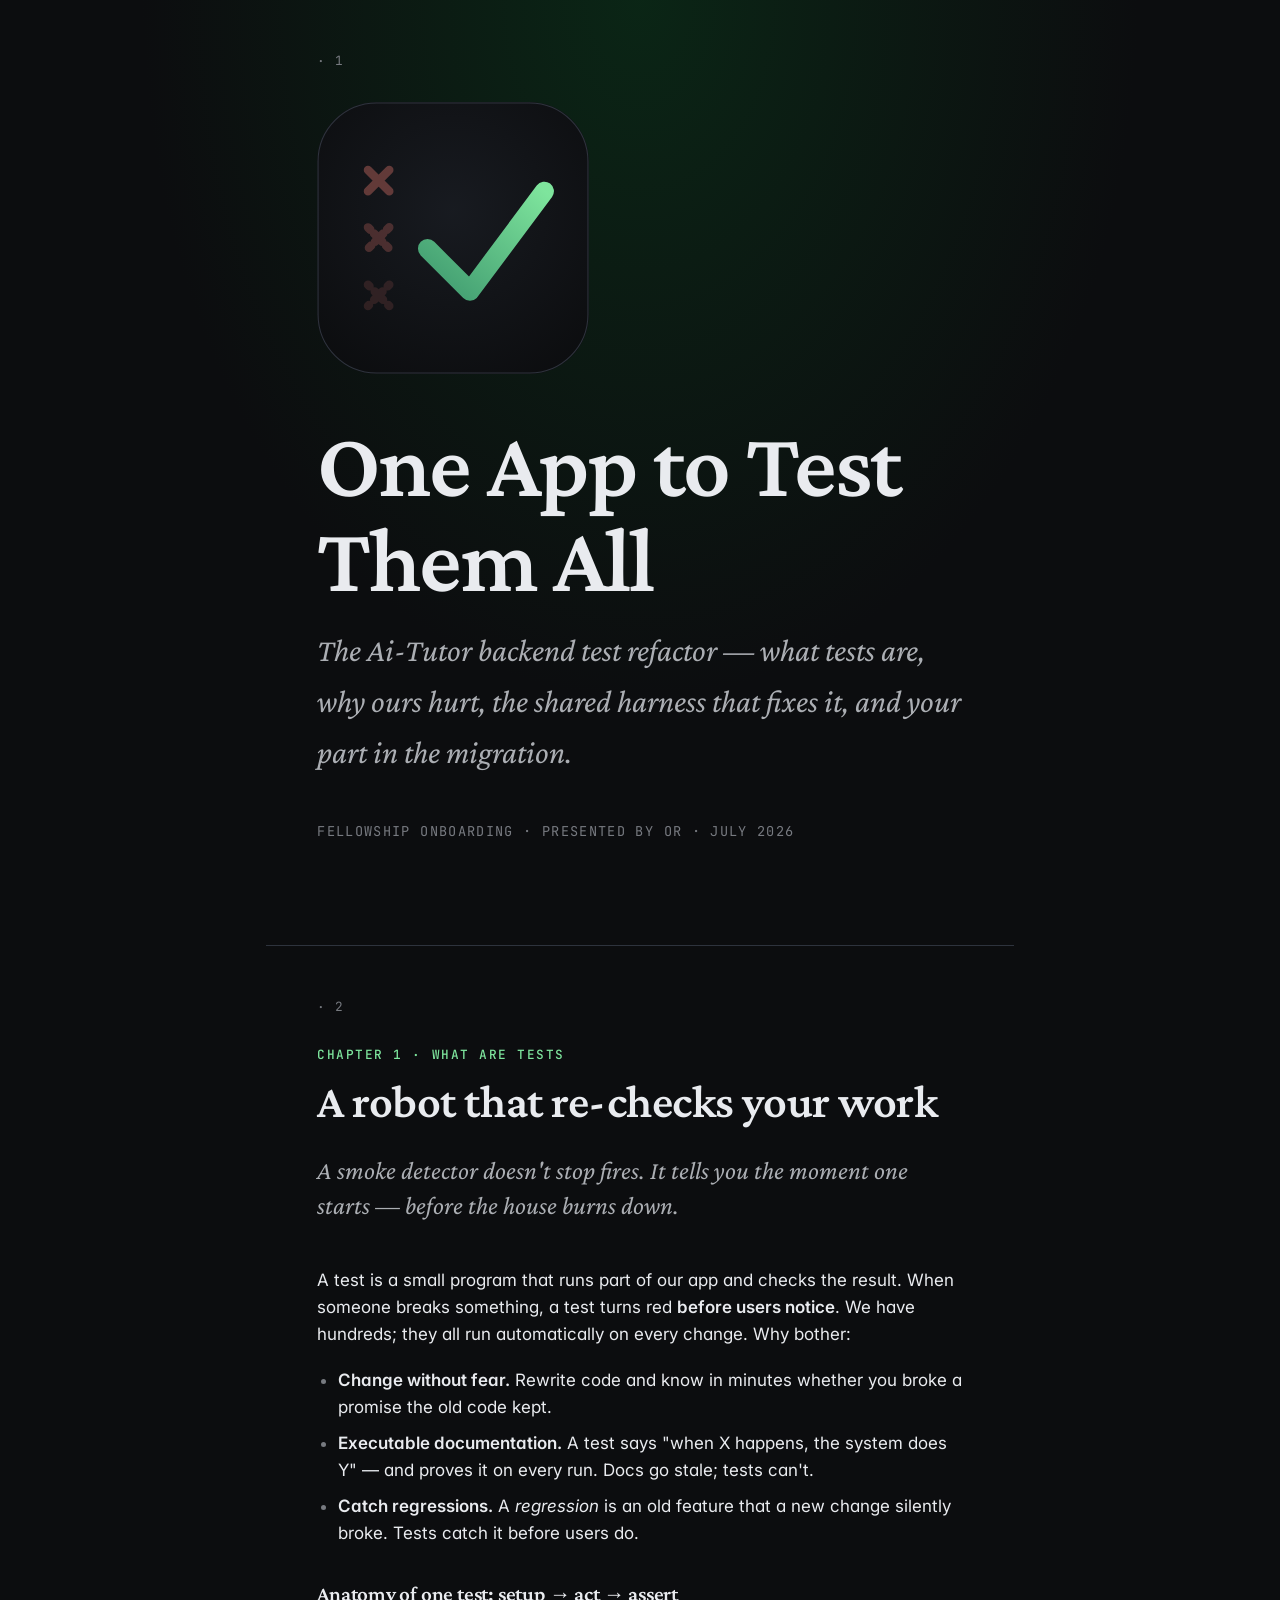
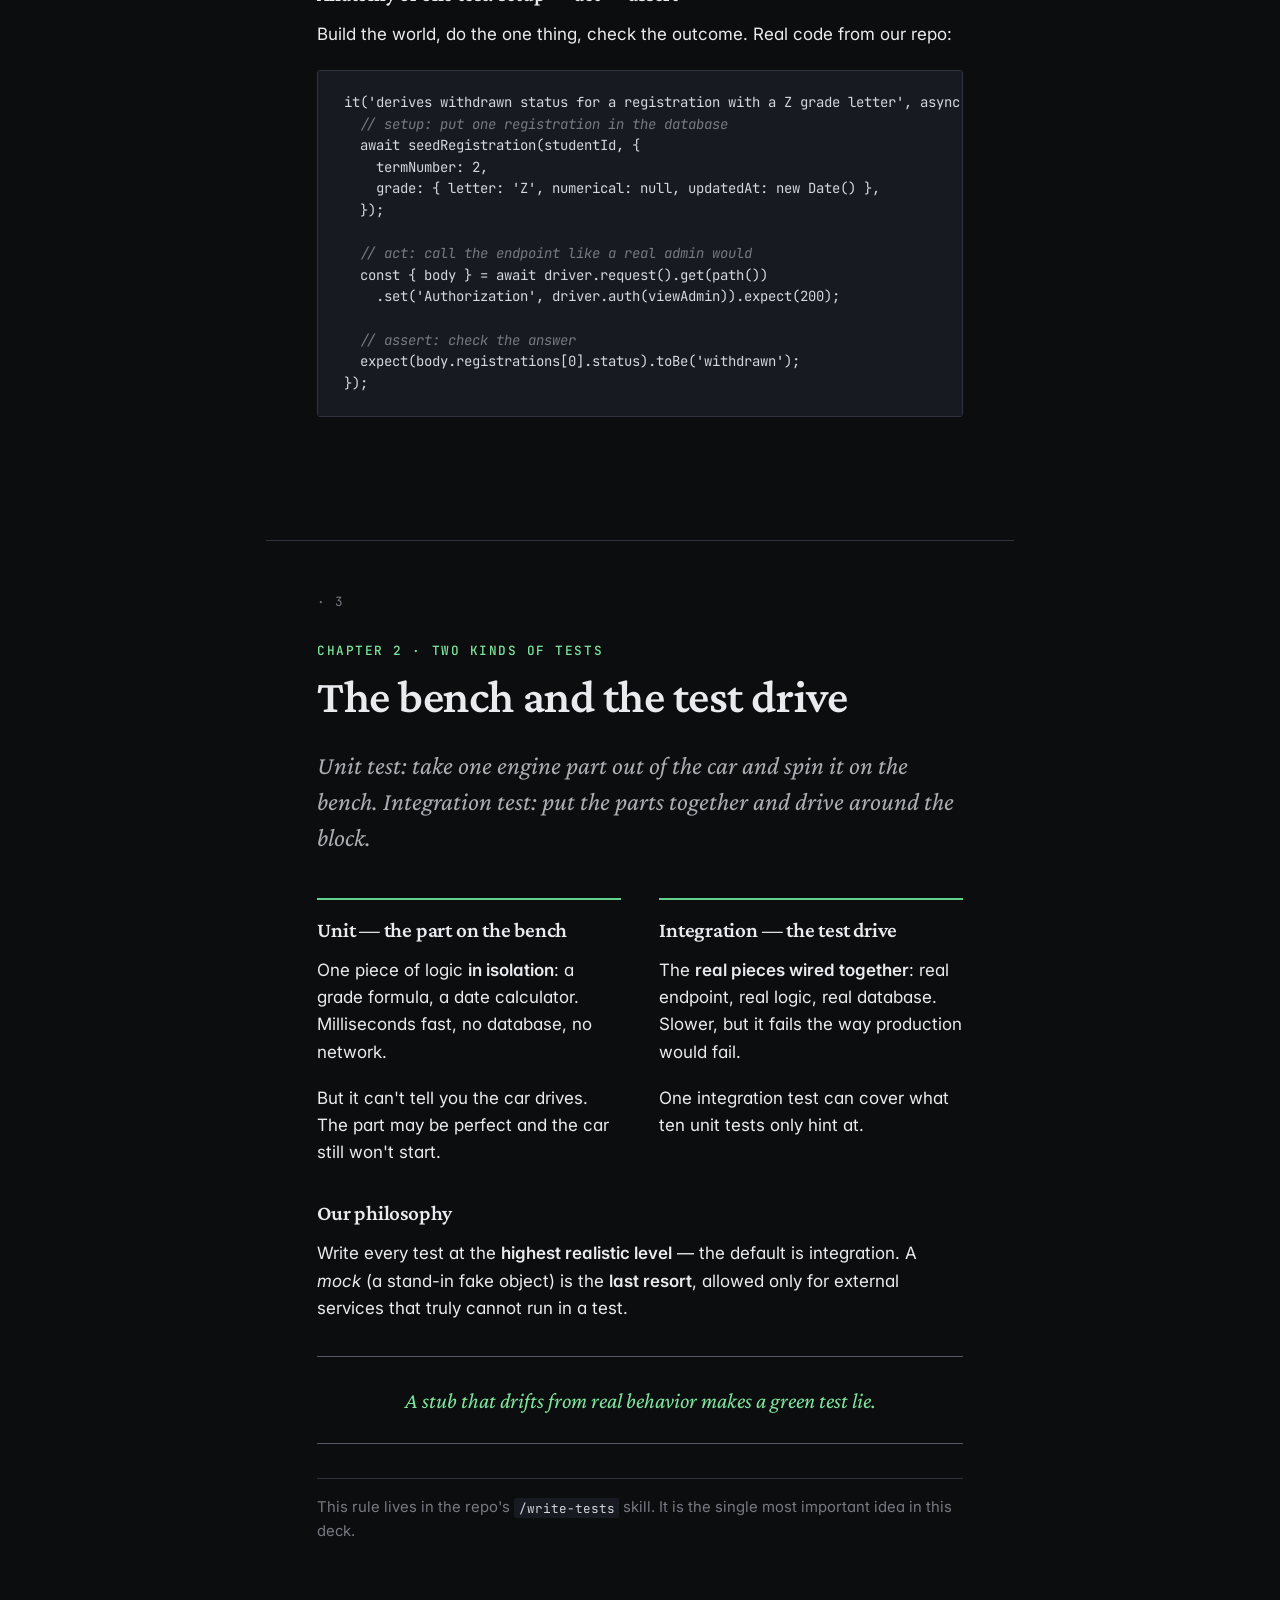
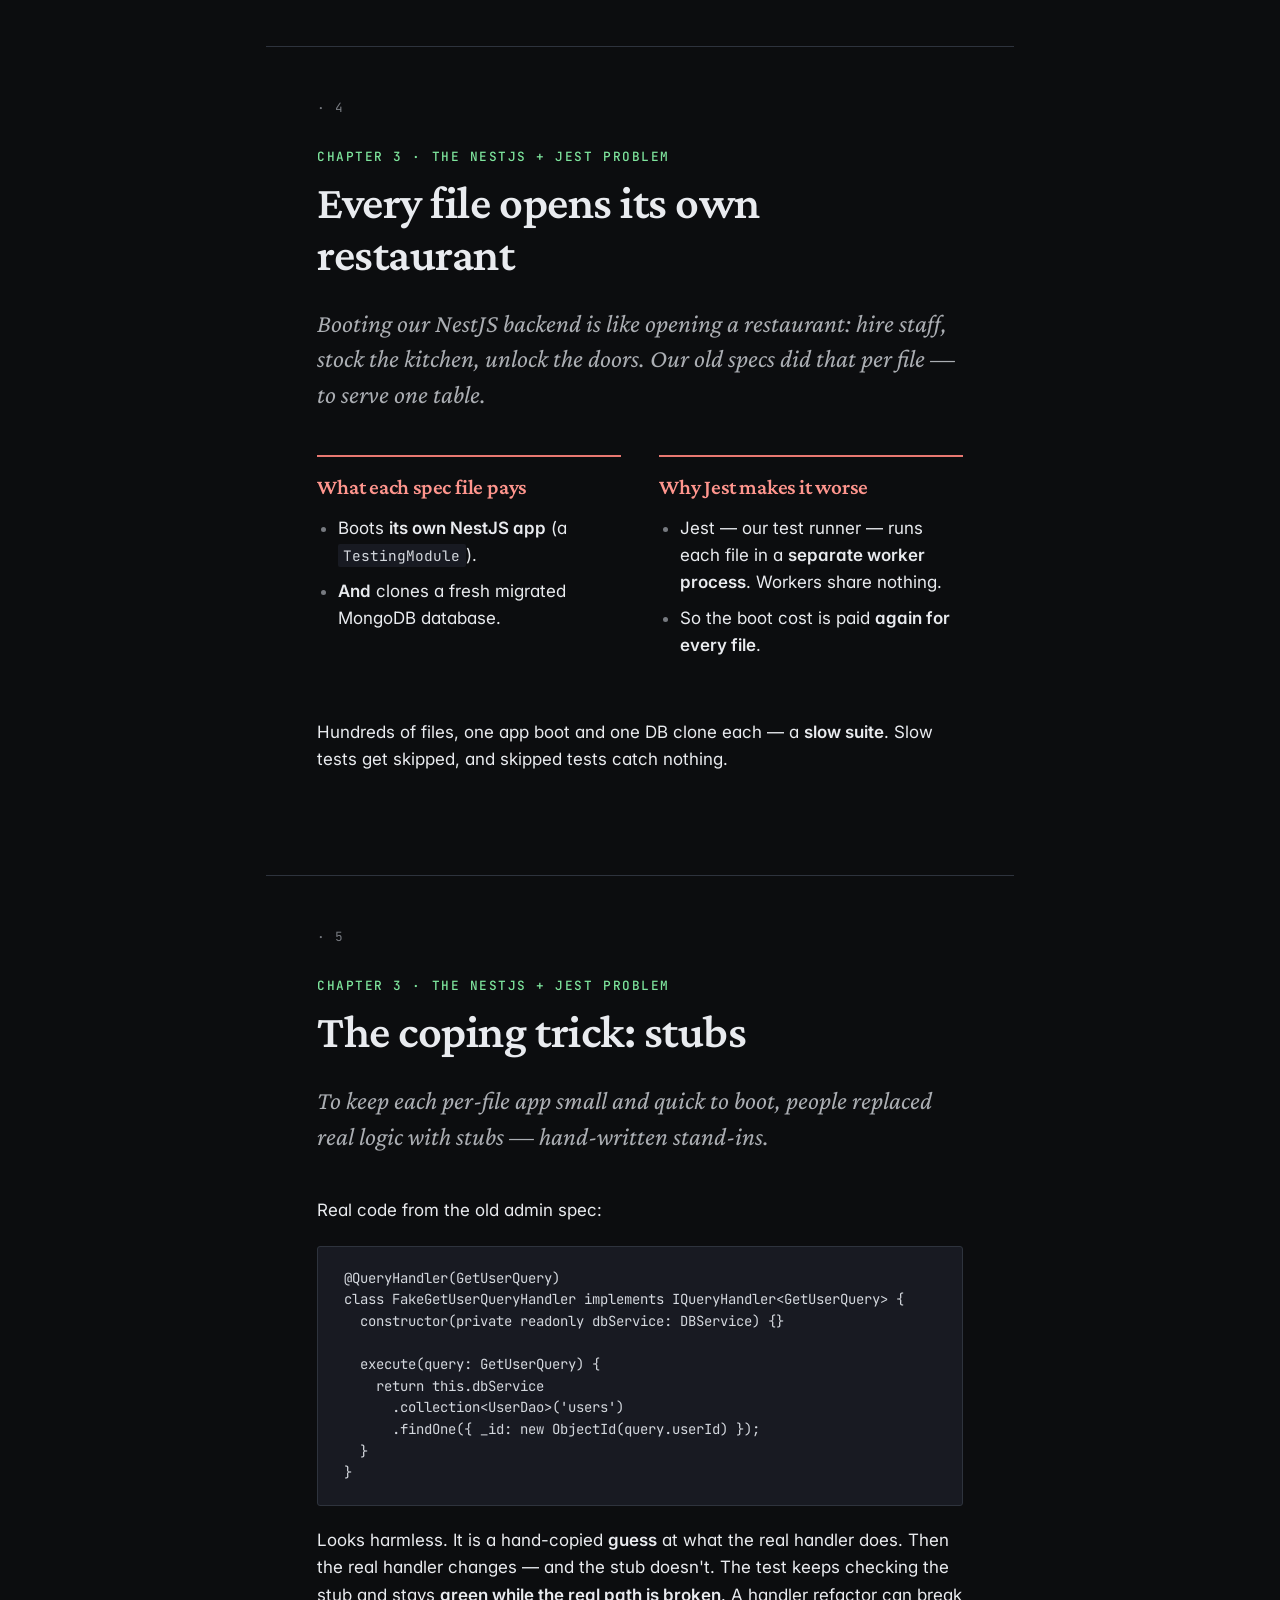
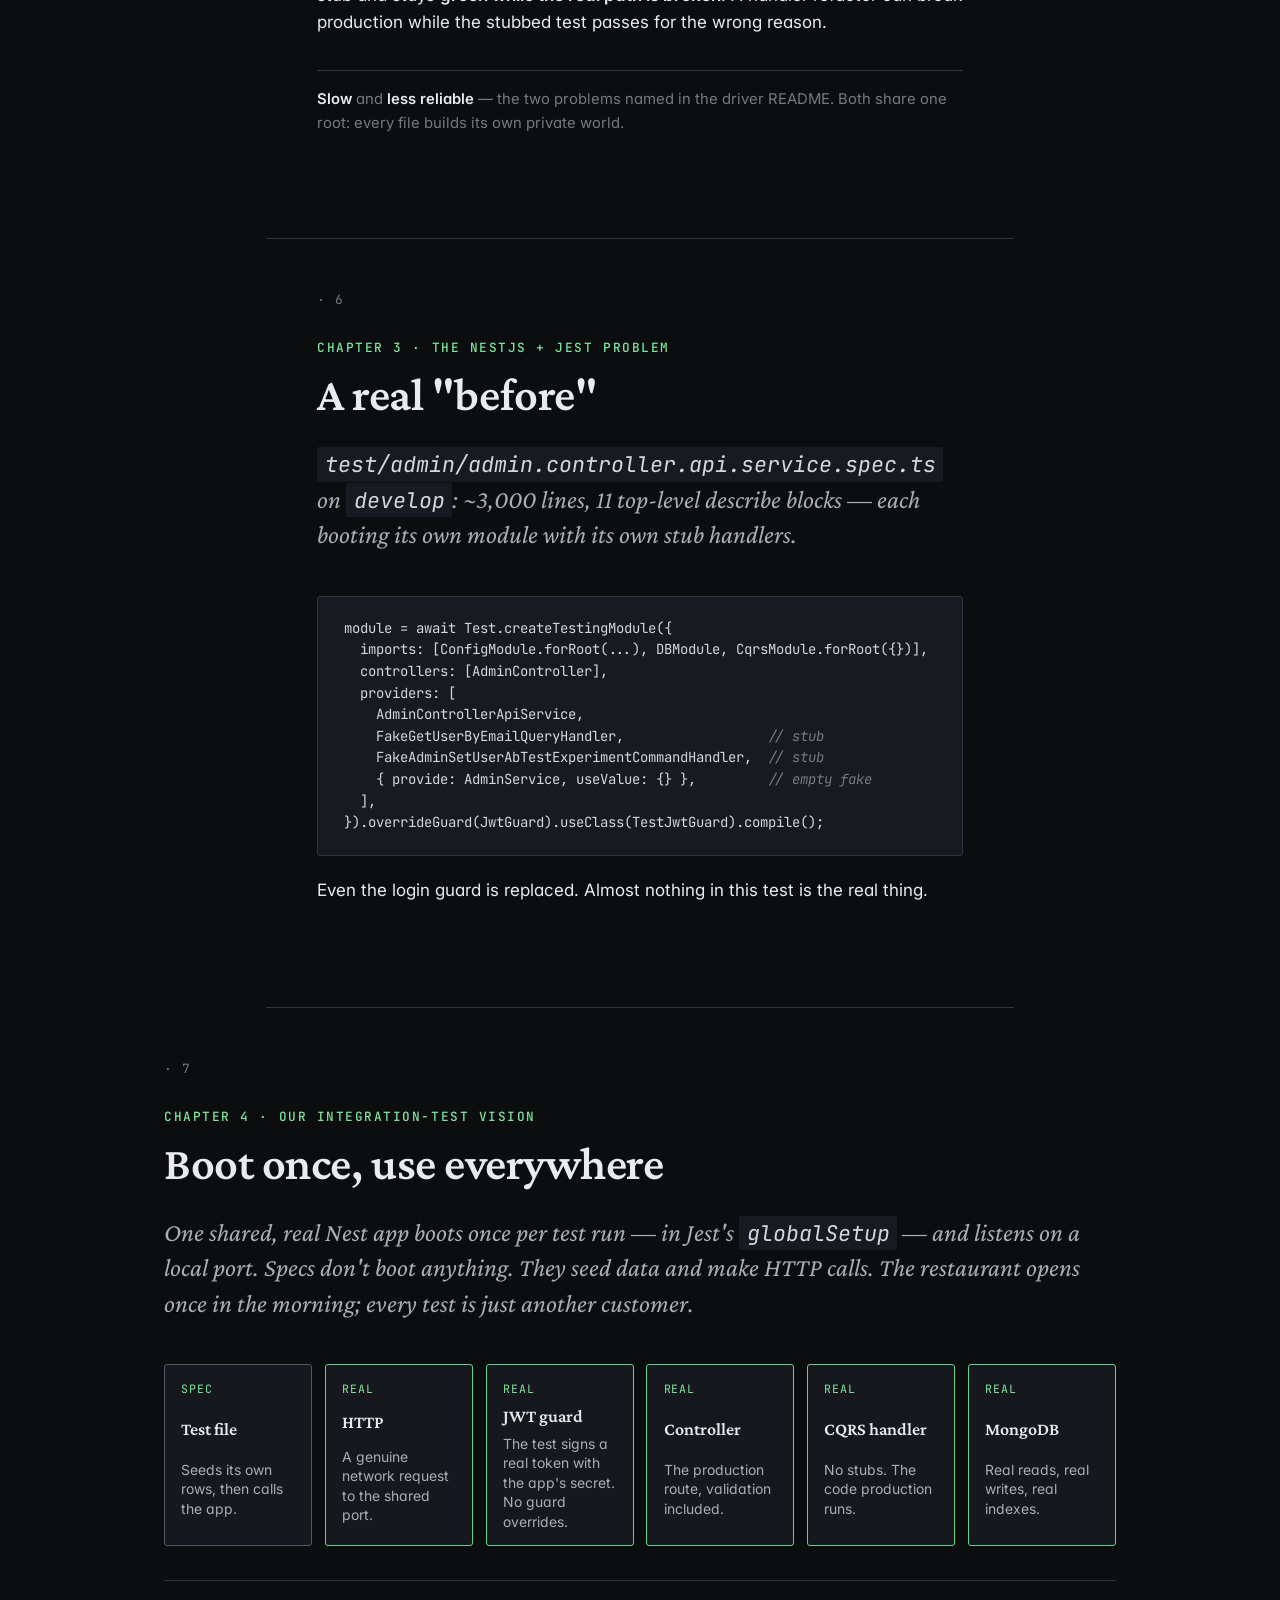
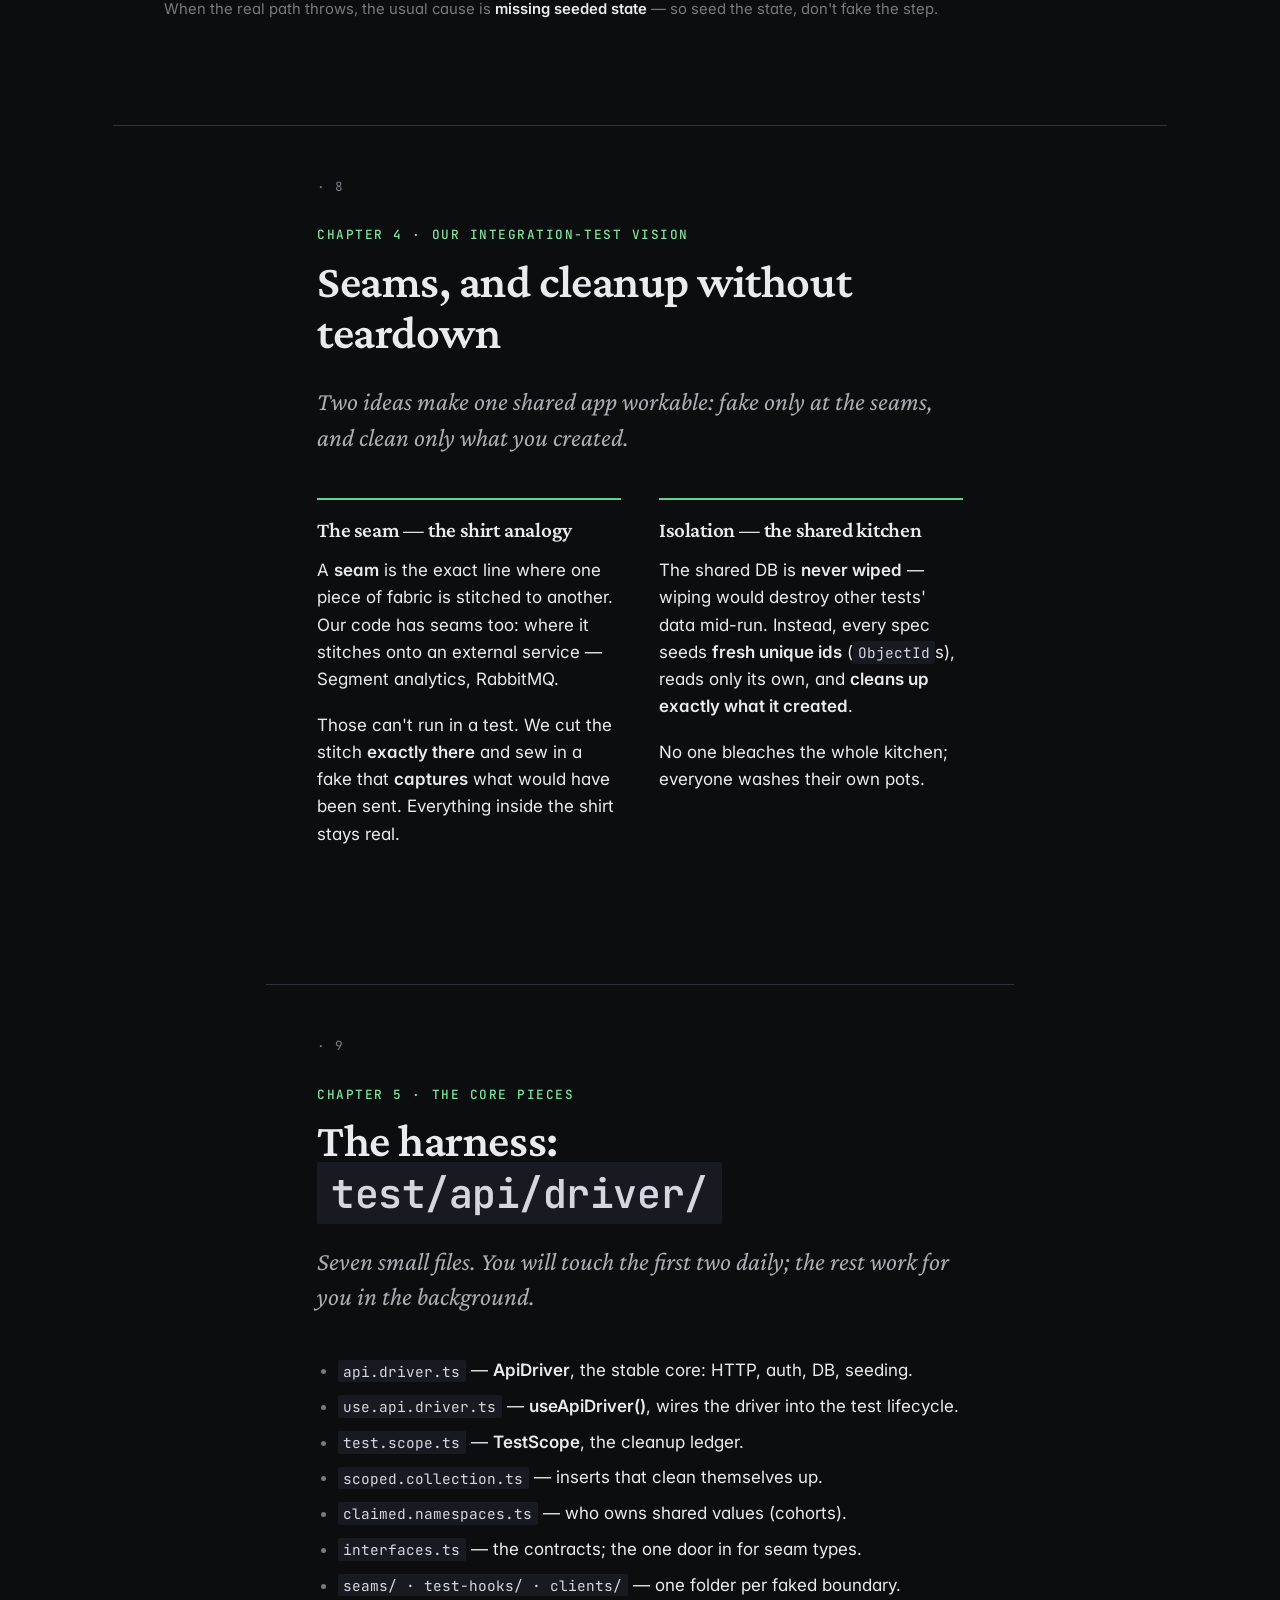
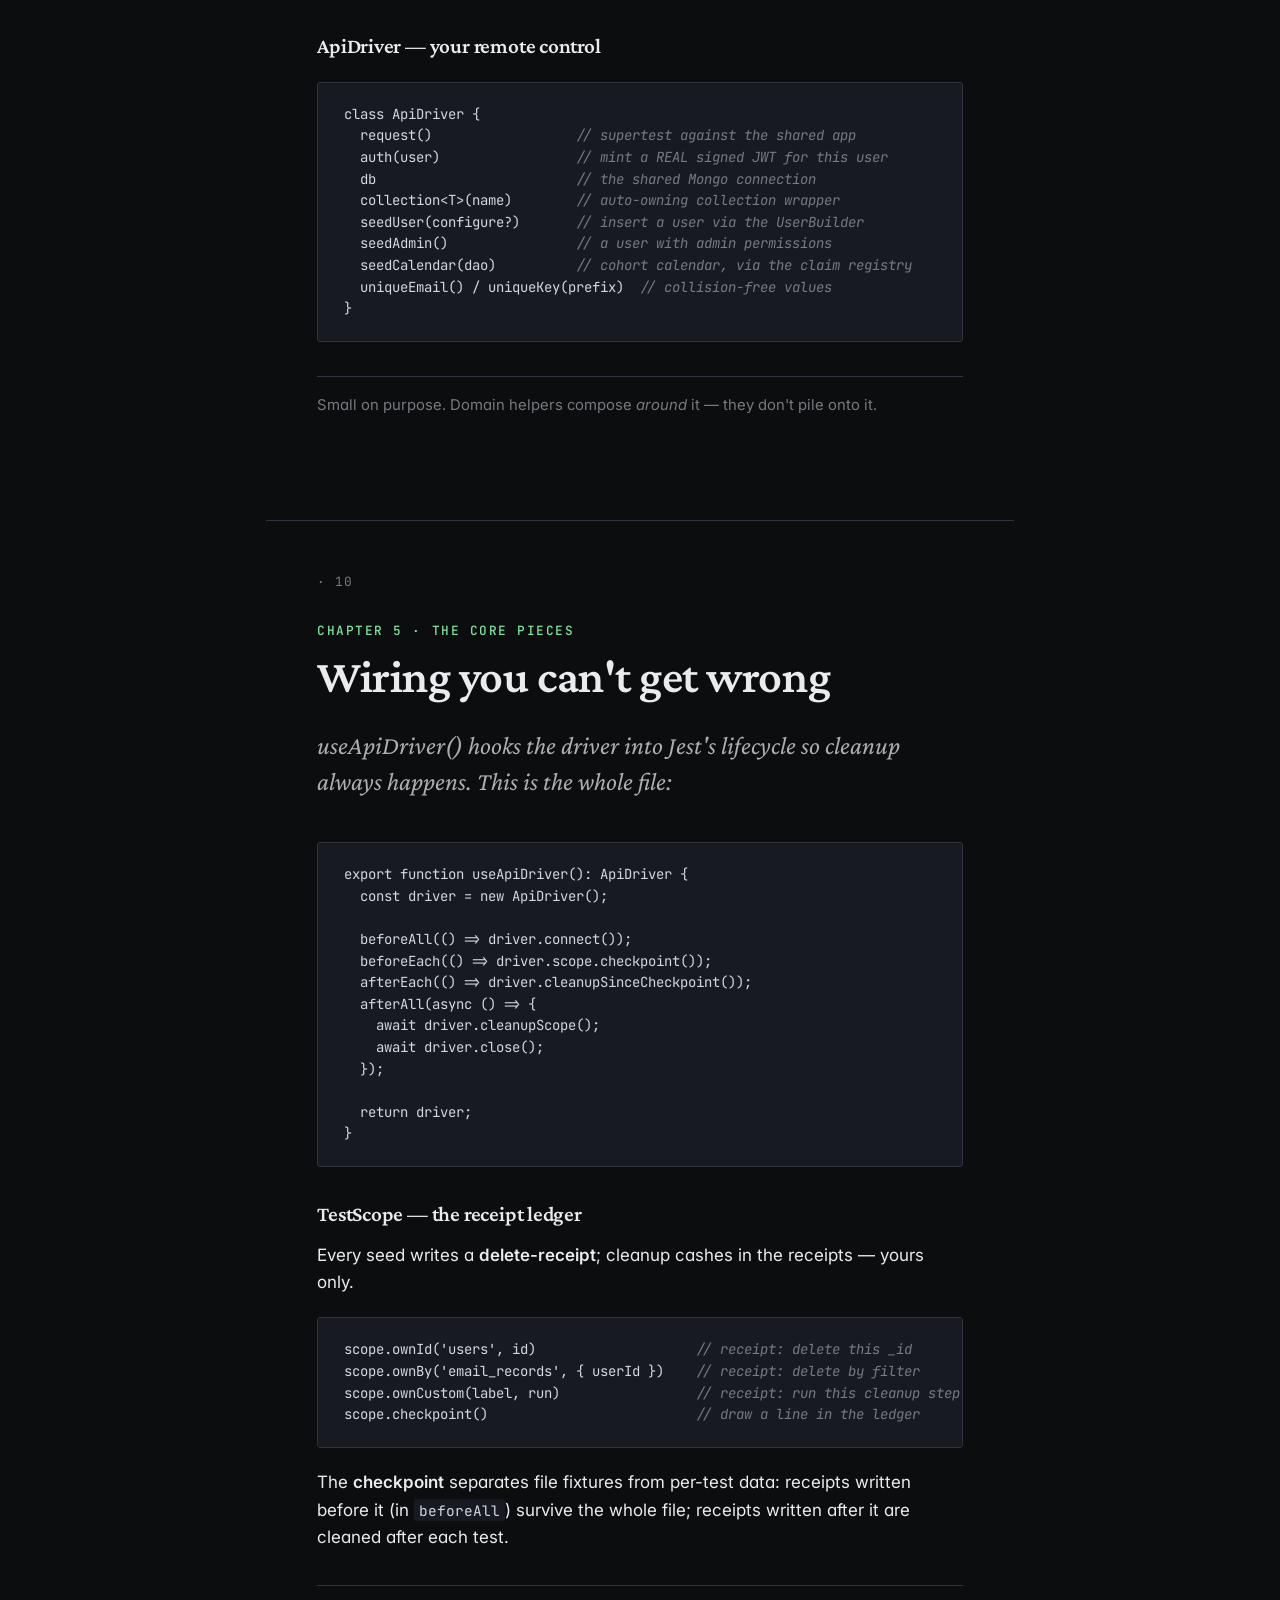
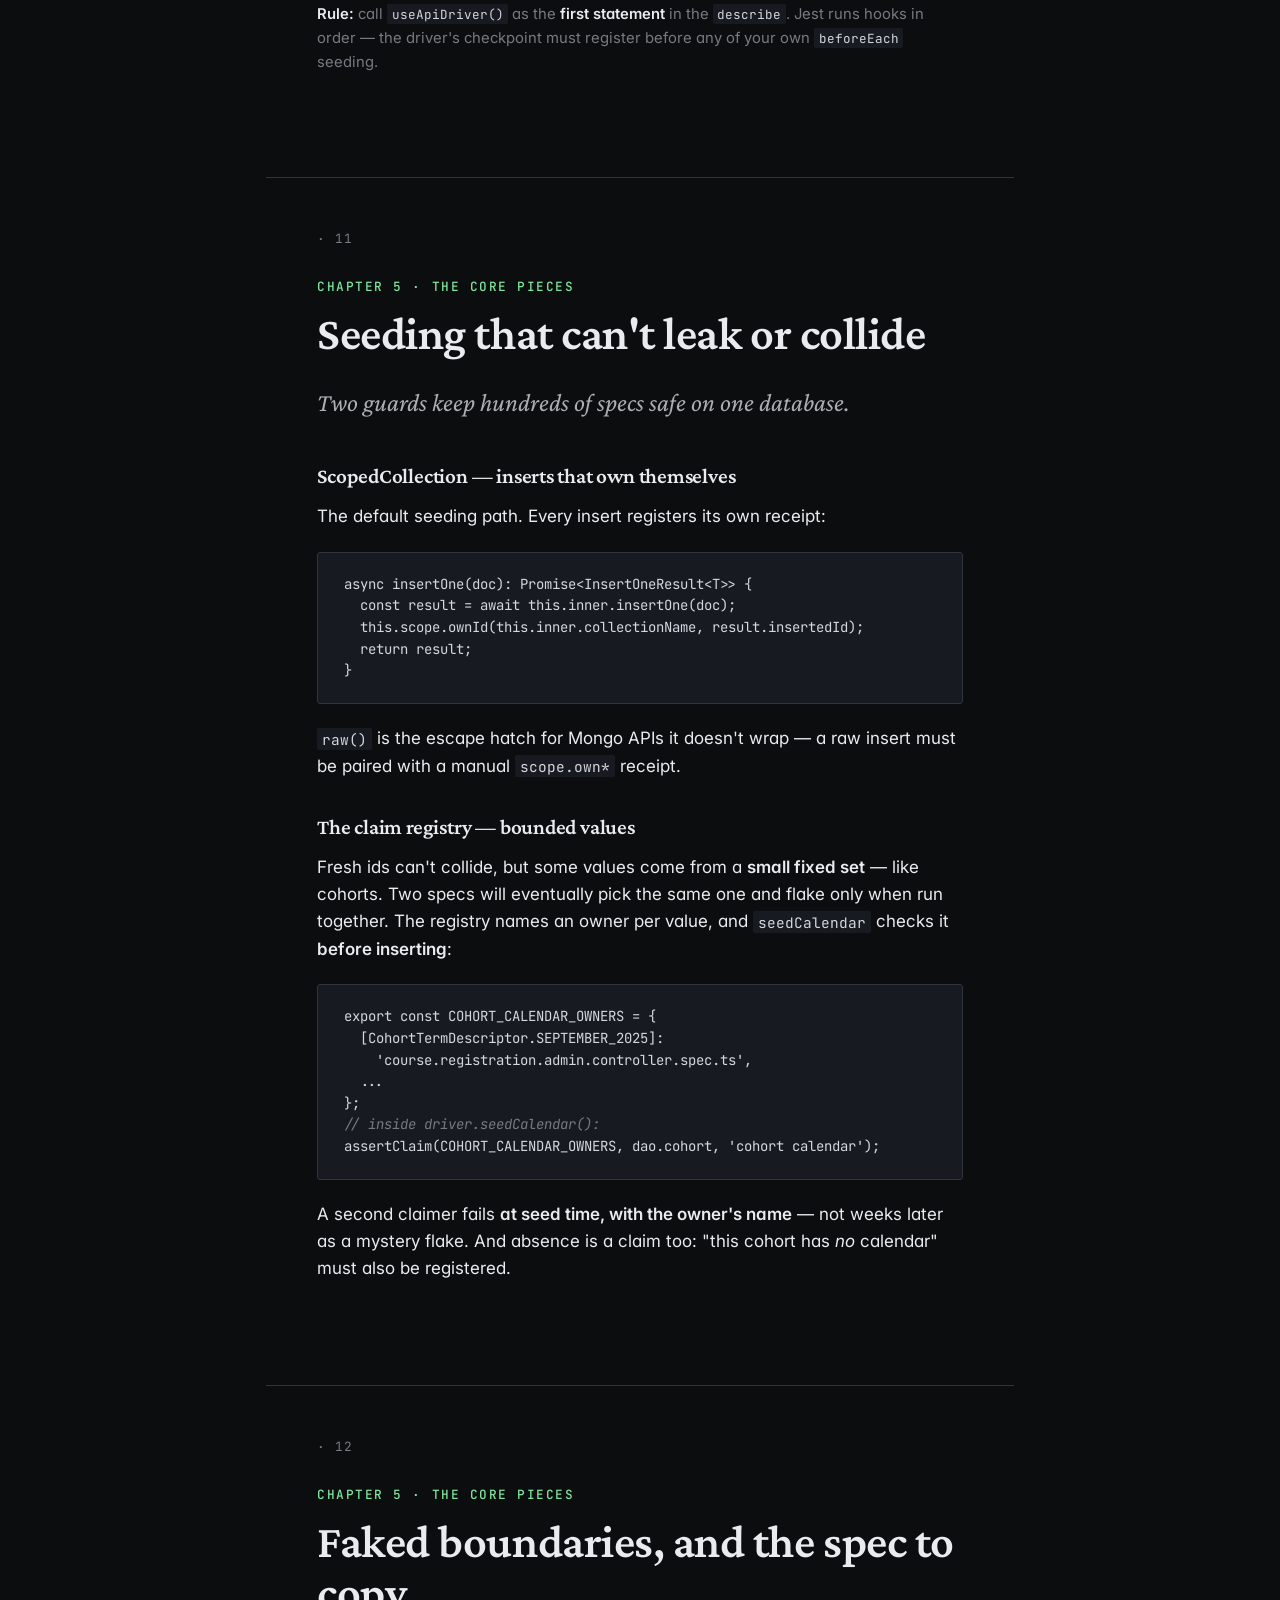
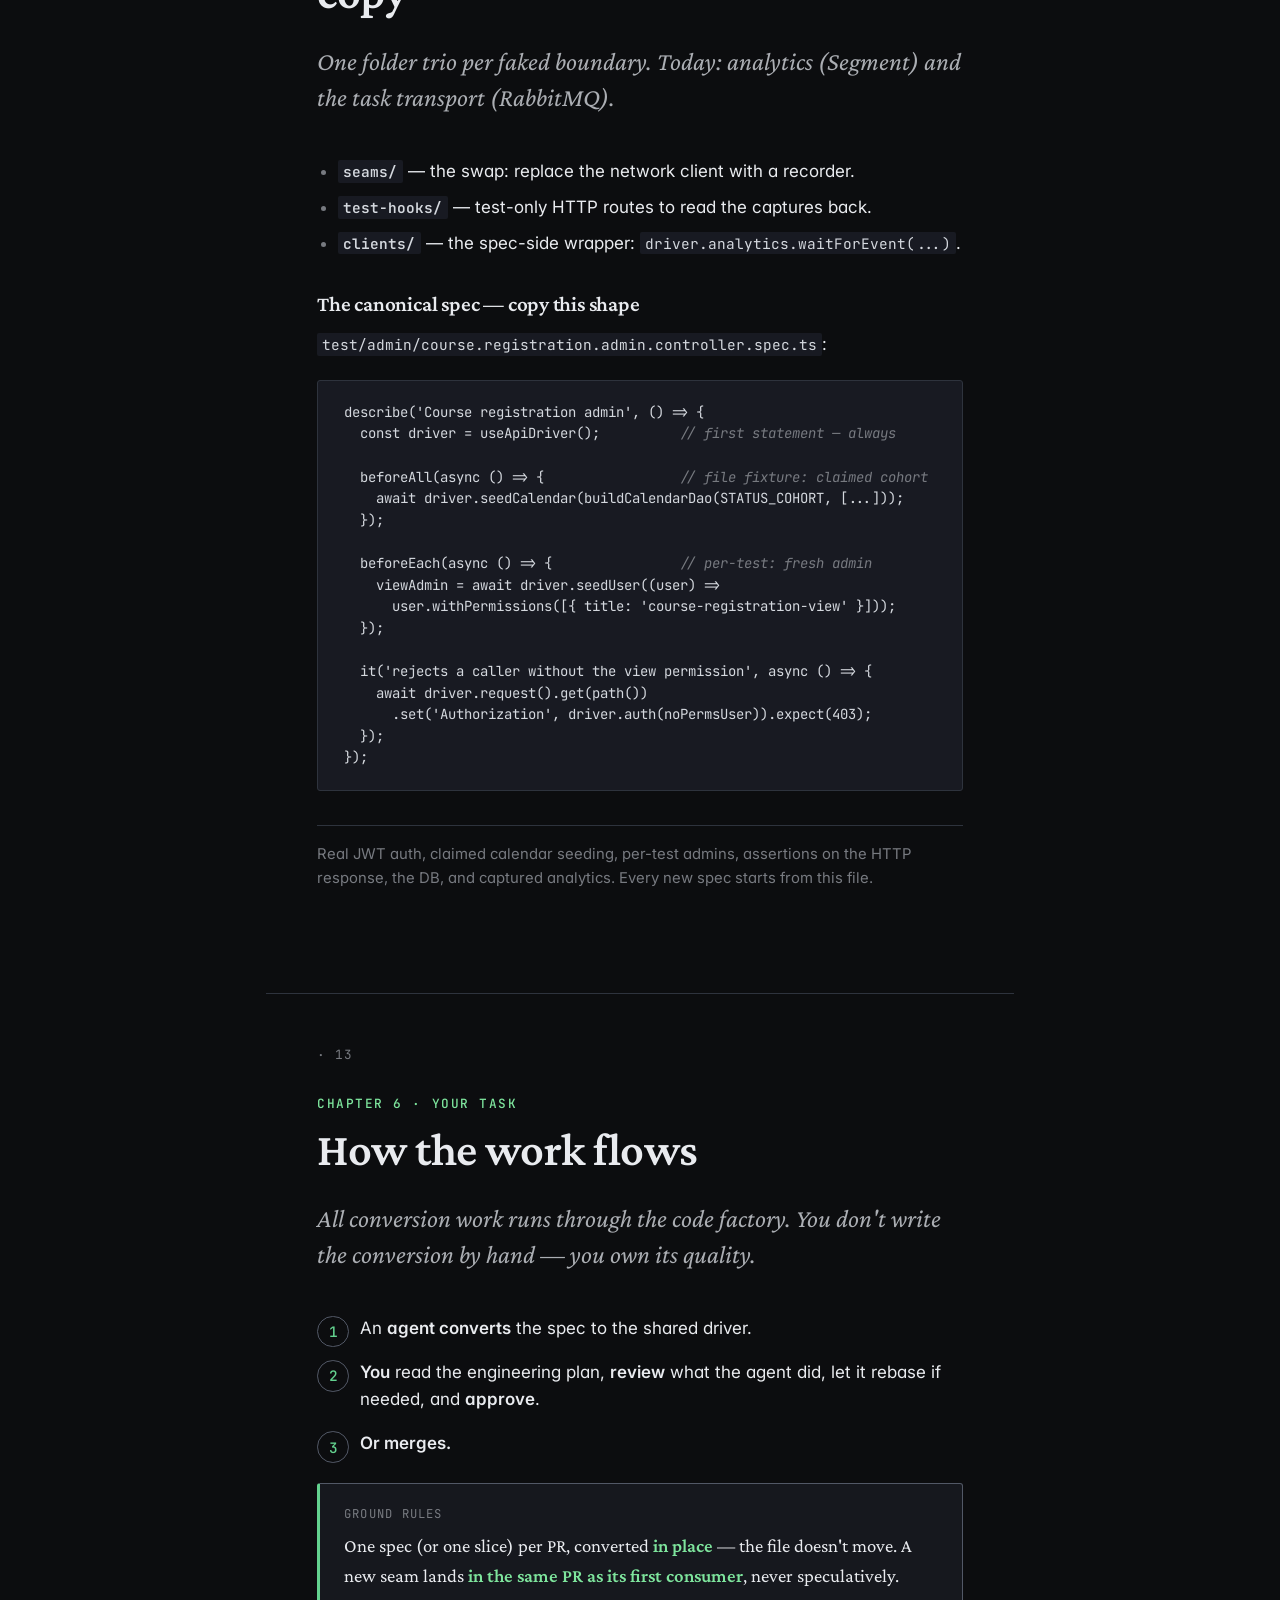
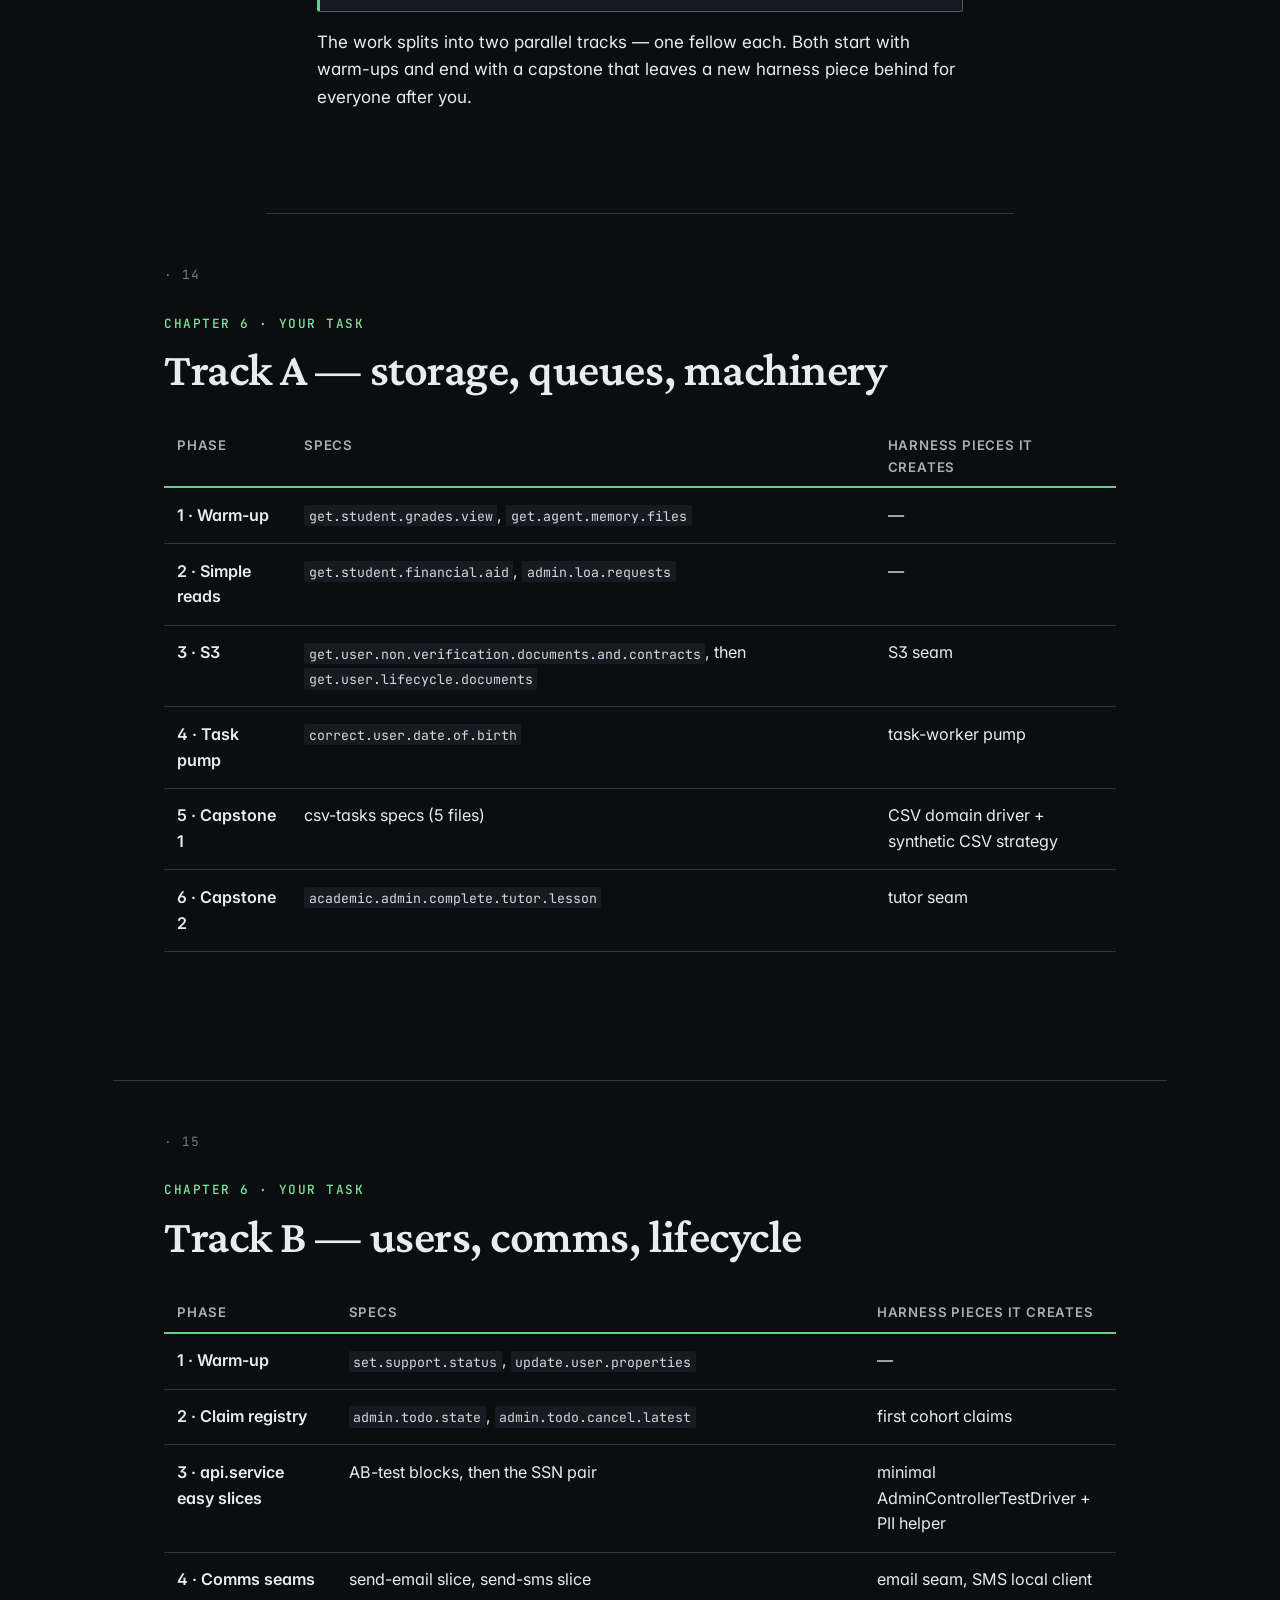
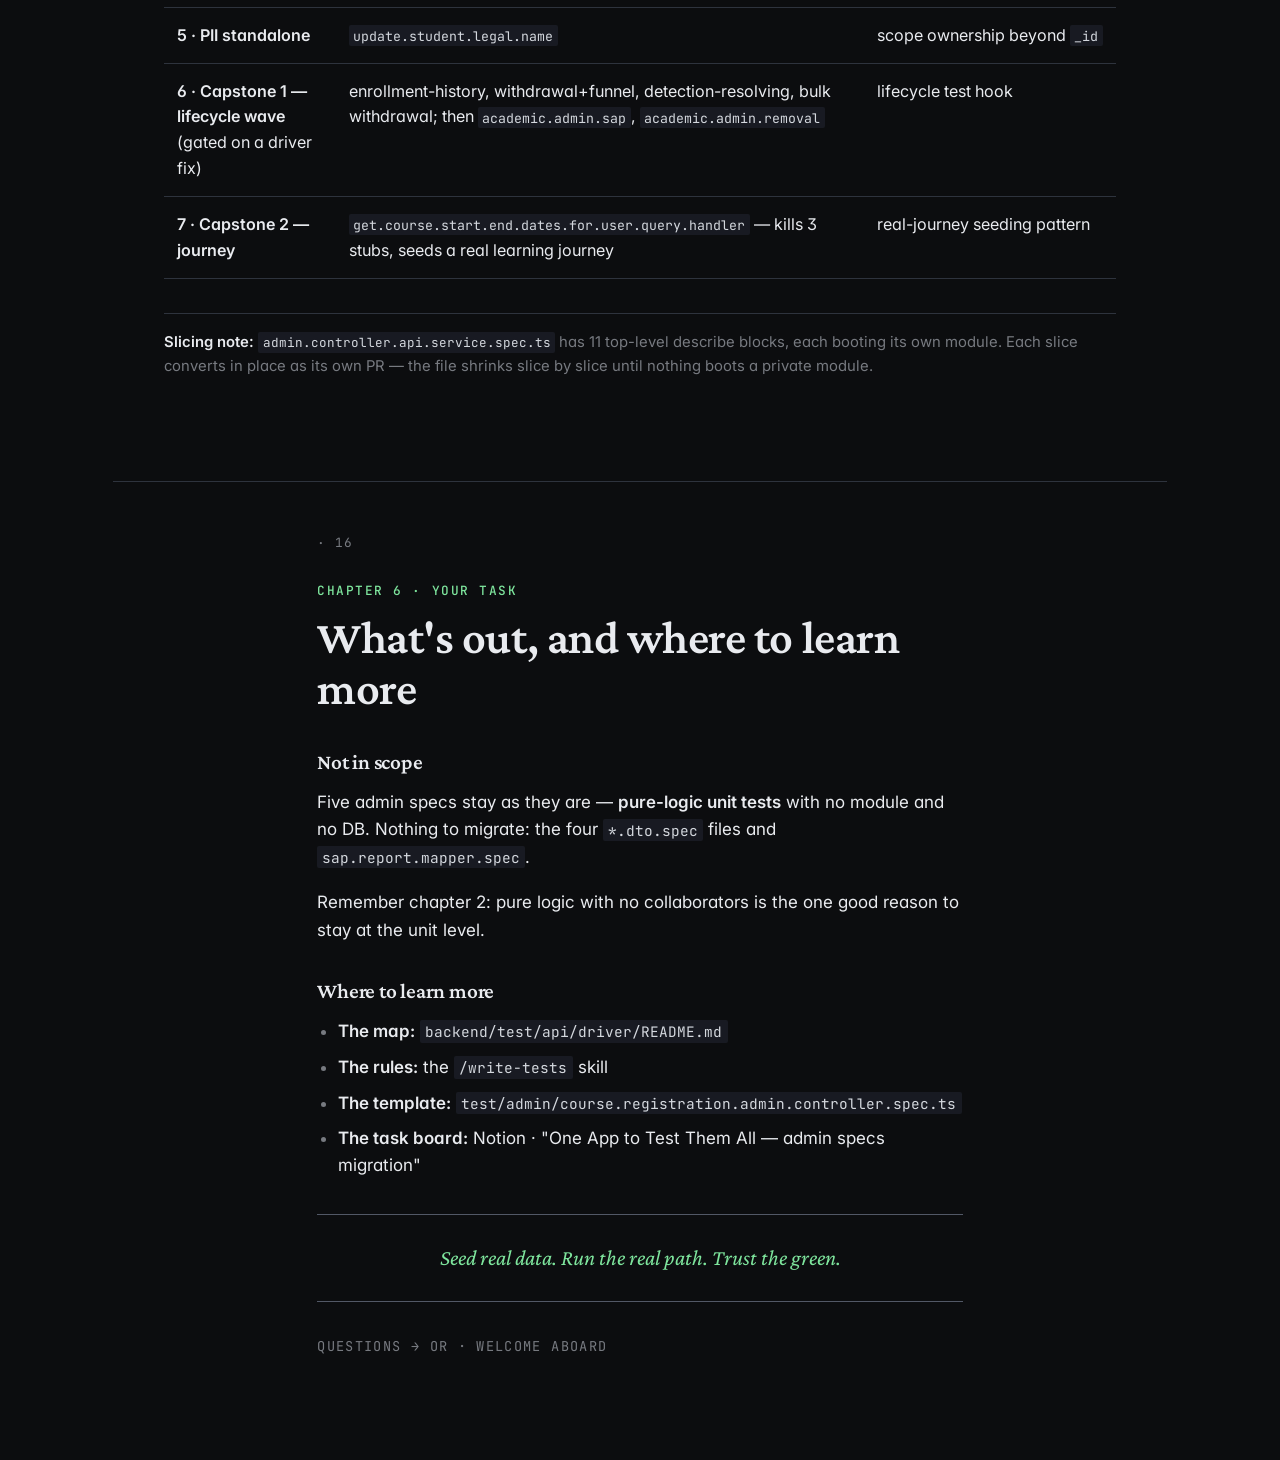
<file: shared-test-harness-intro/index.html>
<!doctype html>
<html lang="en">
  <head>
    <meta charset="utf-8" />
    <meta name="viewport" content="width=device-width, initial-scale=1" />
    <title>One App to Test Them All · Ai-Tutor test harness</title>
    <link rel="icon" type="image/svg+xml" href="data:image/svg+xml;utf8,<svg xmlns='http://www.w3.org/2000/svg' viewBox='0 0 512 512'><rect width='512' height='512' rx='112' fill='%2319191e'/><path d='M120 268 L 216 364 L 400 160' fill='none' stroke='%2355d68f' stroke-width='44' stroke-linecap='round' stroke-linejoin='round'/></svg>" />
    <link rel="preconnect" href="https://fonts.googleapis.com" />
    <link rel="preconnect" href="https://fonts.gstatic.com" crossorigin />
    <link
      href="https://fonts.googleapis.com/css2?family=Crimson+Pro:ital,wght@0,400;0,600;1,400&family=Inter:wght@400;500;600&family=JetBrains+Mono:wght@400;500&display=swap"
      rel="stylesheet"
    />
    <link rel="stylesheet" href="index.css" />
  </head>
  <body>
    <main>
      <!-- Slide 1: Title -->
      <section class="slide" id="title" data-slide="1">
        <svg
          class="hero"
          viewBox="0 0 512 512"
          xmlns="http://www.w3.org/2000/svg"
          role="img"
          aria-label="Deck icon: a row of faded broken stubs on the left resolving into one bold green check on the right — fake green out, real green in"
        >
          <defs>
            <radialGradient id="hero-bg" cx="50%" cy="40%" r="70%">
              <stop offset="0%" stop-color="oklch(0.22 0.012 264)" />
              <stop offset="100%" stop-color="oklch(0.16 0.005 264)" />
            </radialGradient>
            <linearGradient id="hero-check" x1="0%" y1="100%" x2="100%" y2="0%">
              <stop offset="0%" stop-color="oklch(0.62 0.11 160)" />
              <stop offset="100%" stop-color="oklch(0.84 0.14 152)" />
            </linearGradient>
          </defs>
          <rect width="512" height="512" rx="112" fill="url(#hero-bg)" />
          <rect
            x="2"
            y="2"
            width="508"
            height="508"
            rx="110"
            fill="none"
            stroke="oklch(0.32 0.02 264)"
            stroke-width="2"
          />
          <!-- faded stub crosses: green tests that lied -->
          <g
            fill="none"
            stroke="oklch(0.55 0.1 25)"
            stroke-width="16"
            stroke-linecap="round"
            opacity="0.55"
          >
            <path d="M96 128 l 40 40 M136 128 l -40 40" />
            <path d="M96 236 l 40 40 M136 236 l -40 40" stroke-dasharray="6 10" opacity="0.7" />
            <path d="M96 344 l 40 40 M136 344 l -40 40" stroke-dasharray="4 14" opacity="0.4" />
          </g>
          <!-- the one real check -->
          <path
            d="M208 276 L 288 356 L 428 168"
            fill="none"
            stroke="url(#hero-check)"
            stroke-width="36"
            stroke-linecap="round"
            stroke-linejoin="round"
          />
        </svg>
        <h1>One App to Test Them All</h1>
        <p class="subtitle">
          The Ai-Tutor backend test refactor — what tests are, why ours hurt, the shared harness that fixes it, and your part in the migration.
        </p>
        <p class="meta">Fellowship onboarding · presented by Or · July 2026</p>
      </section>

      <!-- Slide 2: What are tests -->
      <section class="slide" id="what-are-tests" data-slide="2">
        <h2><span class="kicker">Chapter 1 · What are tests</span>A robot that re-checks your work</h2>
        <p class="lede">
          A smoke detector doesn't stop fires. It tells you the moment one starts — before the house burns down.
        </p>

        <p>
          A test is a small program that runs part of our app and checks the result. When someone breaks something, a test turns red <strong>before users notice</strong>. We have hundreds; they all run automatically on every change. Why bother:
        </p>

        <ul>
          <li><strong>Change without fear.</strong> Rewrite code and know in minutes whether you broke a promise the old code kept.</li>
          <li><strong>Executable documentation.</strong> A test says "when X happens, the system does Y" — and proves it on every run. Docs go stale; tests can't.</li>
          <li><strong>Catch regressions.</strong> A <em>regression</em> is an old feature that a new change silently broke. Tests catch it before users do.</li>
        </ul>

        <h3>Anatomy of one test: setup → act → assert</h3>
        <p>Build the world, do the one thing, check the outcome. Real code from our repo:</p>

<pre><code>it('derives withdrawn status for a registration with a Z grade letter', async () =&gt; {
  <span class="cm">// setup: put one registration in the database</span>
  await seedRegistration(studentId, {
    termNumber: 2,
    grade: { letter: 'Z', numerical: null, updatedAt: new Date() },
  });

  <span class="cm">// act: call the endpoint like a real admin would</span>
  const { body } = await driver.request().get(path())
    .set('Authorization', driver.auth(viewAdmin)).expect(200);

  <span class="cm">// assert: check the answer</span>
  expect(body.registrations[0].status).toBe('withdrawn');
});</code></pre>
      </section>

      <!-- Slide 3: Unit vs integration -->
      <section class="slide" id="two-kinds" data-slide="3">
        <h2><span class="kicker">Chapter 2 · Two kinds of tests</span>The bench and the test drive</h2>
        <p class="lede">
          Unit test: take one engine part out of the car and spin it on the bench. Integration test: put the parts together and drive around the block.
        </p>

        <div class="two-col">
          <div class="col">
            <h3>Unit — the part on the bench</h3>
            <p>
              One piece of logic <strong>in isolation</strong>: a grade formula, a date calculator. Milliseconds fast, no database, no network.
            </p>
            <p>
              But it can't tell you the car drives. The part may be perfect and the car still won't start.
            </p>
          </div>
          <div class="col">
            <h3>Integration — the test drive</h3>
            <p>
              The <strong>real pieces wired together</strong>: real endpoint, real logic, real database. Slower, but it fails the way production would fail.
            </p>
            <p>
              One integration test can cover what ten unit tests only hint at.
            </p>
          </div>
        </div>

        <h3>Our philosophy</h3>
        <p>
          Write every test at the <strong>highest realistic level</strong> — the default is integration. A <em>mock</em> (a stand-in fake object) is the <strong>last resort</strong>, allowed only for external services that truly cannot run in a test.
        </p>

        <p class="callout">
          A stub that drifts from real behavior makes a green test lie.
        </p>

        <p class="footnote">
          This rule lives in the repo's <code>/write-tests</code> skill. It is the single most important idea in this deck.
        </p>
      </section>

      <!-- Slide 4: The boot problem -->
      <section class="slide" id="problem-boot" data-slide="4">
        <h2><span class="kicker">Chapter 3 · The NestJS + Jest problem</span>Every file opens its own restaurant</h2>
        <p class="lede">
          Booting our NestJS backend is like opening a restaurant: hire staff, stock the kitchen, unlock the doors. Our old specs did that per file — to serve one table.
        </p>

        <div class="two-col">
          <div class="col bad">
            <h3>What each spec file pays</h3>
            <ul>
              <li>Boots <strong>its own NestJS app</strong> (a <code>TestingModule</code>).</li>
              <li><strong>And</strong> clones a fresh migrated MongoDB database.</li>
            </ul>
          </div>
          <div class="col bad">
            <h3>Why Jest makes it worse</h3>
            <ul>
              <li>Jest — our test runner — runs each file in a <strong>separate worker process</strong>. Workers share nothing.</li>
              <li>So the boot cost is paid <strong>again for every file</strong>.</li>
            </ul>
          </div>
        </div>

        <p>
          Hundreds of files, one app boot and one DB clone each — a <strong>slow suite</strong>. Slow tests get skipped, and skipped tests catch nothing.
        </p>
      </section>

      <!-- Slide 5: The stub trap -->
      <section class="slide" id="problem-stubs" data-slide="5">
        <h2><span class="kicker">Chapter 3 · The NestJS + Jest problem</span>The coping trick: stubs</h2>
        <p class="lede">
          To keep each per-file app small and quick to boot, people replaced real logic with stubs — hand-written stand-ins.
        </p>

        <p>Real code from the old admin spec:</p>

<pre><code>@QueryHandler(GetUserQuery)
class FakeGetUserQueryHandler implements IQueryHandler&lt;GetUserQuery&gt; {
  constructor(private readonly dbService: DBService) {}

  execute(query: GetUserQuery) {
    return this.dbService
      .collection&lt;UserDao&gt;('users')
      .findOne({ _id: new ObjectId(query.userId) });
  }
}</code></pre>

        <p>
          Looks harmless. It is a hand-copied <strong>guess</strong> at what the real handler does. Then the real handler changes — and the stub doesn't. The test keeps checking the stub and stays <strong>green while the real path is broken</strong>. A handler refactor can break production while the stubbed test passes for the wrong reason.
        </p>

        <p class="footnote">
          <strong>Slow</strong> and <strong>less reliable</strong> — the two problems named in the driver README. Both share one root: every file builds its own private world.
        </p>
      </section>

      <!-- Slide 6: The before -->
      <section class="slide" id="before" data-slide="6">
        <h2><span class="kicker">Chapter 3 · The NestJS + Jest problem</span>A real "before"</h2>
        <p class="lede">
          <code>test/admin/admin.controller.api.service.spec.ts</code> on <code>develop</code>: ~3,000 lines, 11 top-level describe blocks — each booting its own module with its own stub handlers.
        </p>

<pre><code>module = await Test.createTestingModule({
  imports: [ConfigModule.forRoot(...), DBModule, CqrsModule.forRoot({})],
  controllers: [AdminController],
  providers: [
    AdminControllerApiService,
    FakeGetUserByEmailQueryHandler,                  <span class="cm">// stub</span>
    FakeAdminSetUserAbTestExperimentCommandHandler,  <span class="cm">// stub</span>
    { provide: AdminService, useValue: {} },         <span class="cm">// empty fake</span>
  ],
}).overrideGuard(JwtGuard).useClass(TestJwtGuard).compile();</code></pre>

        <p>
          Even the login guard is replaced. Almost nothing in this test is the real thing.
        </p>
      </section>

      <!-- Slide 7: The vision -->
      <section class="slide wide" id="vision" data-slide="7">
        <h2><span class="kicker">Chapter 4 · Our integration-test vision</span>Boot once, use everywhere</h2>
        <p class="lede">
          One shared, real Nest app boots once per test run — in Jest's <code>globalSetup</code> — and listens on a local port. Specs don't boot anything. They seed data and make HTTP calls. The restaurant opens once in the morning; every test is just another customer.
        </p>

        <ol class="path">
          <li class="hop">
            <span class="hop-num">Spec</span>
            <span class="hop-label">Test file</span>
            <span class="hop-detail">Seeds its own rows, then calls the app.</span>
          </li>
          <li class="hop real">
            <span class="hop-num">Real</span>
            <span class="hop-label">HTTP</span>
            <span class="hop-detail">A genuine network request to the shared port.</span>
          </li>
          <li class="hop real">
            <span class="hop-num">Real</span>
            <span class="hop-label">JWT guard</span>
            <span class="hop-detail">The test signs a real token with the app's secret. No guard overrides.</span>
          </li>
          <li class="hop real">
            <span class="hop-num">Real</span>
            <span class="hop-label">Controller</span>
            <span class="hop-detail">The production route, validation included.</span>
          </li>
          <li class="hop real">
            <span class="hop-num">Real</span>
            <span class="hop-label">CQRS handler</span>
            <span class="hop-detail">No stubs. The code production runs.</span>
          </li>
          <li class="hop real">
            <span class="hop-num">Real</span>
            <span class="hop-label">MongoDB</span>
            <span class="hop-detail">Real reads, real writes, real indexes.</span>
          </li>
        </ol>

        <p class="footnote">
          When the real path throws, the usual cause is <strong>missing seeded state</strong> — so seed the state, don't fake the step.
        </p>
      </section>

      <!-- Slide 8: Seams + isolation -->
      <section class="slide" id="seams" data-slide="8">
        <h2><span class="kicker">Chapter 4 · Our integration-test vision</span>Seams, and cleanup without teardown</h2>
        <p class="lede">
          Two ideas make one shared app workable: fake only at the seams, and clean only what you created.
        </p>

        <div class="two-col">
          <div class="col">
            <h3>The seam — the shirt analogy</h3>
            <p>
              A <strong>seam</strong> is the exact line where one piece of fabric is stitched to another. Our code has seams too: where it stitches onto an external service — Segment analytics, RabbitMQ.
            </p>
            <p>
              Those can't run in a test. We cut the stitch <strong>exactly there</strong> and sew in a fake that <strong>captures</strong> what would have been sent. Everything inside the shirt stays real.
            </p>
          </div>
          <div class="col">
            <h3>Isolation — the shared kitchen</h3>
            <p>
              The shared DB is <strong>never wiped</strong> — wiping would destroy other tests' data mid-run. Instead, every spec seeds <strong>fresh unique ids</strong> (<code>ObjectId</code>s), reads only its own, and <strong>cleans up exactly what it created</strong>.
            </p>
            <p>
              No one bleaches the whole kitchen; everyone washes their own pots.
            </p>
          </div>
        </div>
      </section>

      <!-- Slide 9: The harness map + ApiDriver -->
      <section class="slide" id="map" data-slide="9">
        <h2><span class="kicker">Chapter 5 · The core pieces</span>The harness: <code>test/api/driver/</code></h2>
        <p class="lede">
          Seven small files. You will touch the first two daily; the rest work for you in the background.
        </p>

        <ul>
          <li><code>api.driver.ts</code> — <strong>ApiDriver</strong>, the stable core: HTTP, auth, DB, seeding.</li>
          <li><code>use.api.driver.ts</code> — <strong>useApiDriver()</strong>, wires the driver into the test lifecycle.</li>
          <li><code>test.scope.ts</code> — <strong>TestScope</strong>, the cleanup ledger.</li>
          <li><code>scoped.collection.ts</code> — inserts that clean themselves up.</li>
          <li><code>claimed.namespaces.ts</code> — who owns shared values (cohorts).</li>
          <li><code>interfaces.ts</code> — the contracts; the one door in for seam types.</li>
          <li><code>seams/ · test-hooks/ · clients/</code> — one folder per faked boundary.</li>
        </ul>

        <h3>ApiDriver — your remote control</h3>

<pre><code>class ApiDriver {
  request()                  <span class="cm">// supertest against the shared app</span>
  auth(user)                 <span class="cm">// mint a REAL signed JWT for this user</span>
  db                         <span class="cm">// the shared Mongo connection</span>
  collection&lt;T&gt;(name)        <span class="cm">// auto-owning collection wrapper</span>
  seedUser(configure?)       <span class="cm">// insert a user via the UserBuilder</span>
  seedAdmin()                <span class="cm">// a user with admin permissions</span>
  seedCalendar(dao)          <span class="cm">// cohort calendar, via the claim registry</span>
  uniqueEmail() / uniqueKey(prefix)  <span class="cm">// collision-free values</span>
}</code></pre>

        <p class="footnote">
          Small on purpose. Domain helpers compose <em>around</em> it — they don't pile onto it.
        </p>
      </section>

      <!-- Slide 10: Lifecycle + scope -->
      <section class="slide" id="lifecycle" data-slide="10">
        <h2><span class="kicker">Chapter 5 · The core pieces</span>Wiring you can't get wrong</h2>
        <p class="lede">
          useApiDriver() hooks the driver into Jest's lifecycle so cleanup always happens. This is the whole file:
        </p>

<pre><code>export function useApiDriver(): ApiDriver {
  const driver = new ApiDriver();

  beforeAll(() =&gt; driver.connect());
  beforeEach(() =&gt; driver.scope.checkpoint());
  afterEach(() =&gt; driver.cleanupSinceCheckpoint());
  afterAll(async () =&gt; {
    await driver.cleanupScope();
    await driver.close();
  });

  return driver;
}</code></pre>

        <h3>TestScope — the receipt ledger</h3>
        <p>
          Every seed writes a <strong>delete-receipt</strong>; cleanup cashes in the receipts — yours only.
        </p>

<pre><code>scope.ownId('users', id)                    <span class="cm">// receipt: delete this _id</span>
scope.ownBy('email_records', { userId })    <span class="cm">// receipt: delete by filter</span>
scope.ownCustom(label, run)                 <span class="cm">// receipt: run this cleanup step</span>
scope.checkpoint()                          <span class="cm">// draw a line in the ledger</span></code></pre>

        <p>
          The <strong>checkpoint</strong> separates file fixtures from per-test data: receipts written before it (in <code>beforeAll</code>) survive the whole file; receipts written after it are cleaned after each test.
        </p>

        <p class="footnote">
          <strong>Rule:</strong> call <code>useApiDriver()</code> as the <strong>first statement</strong> in the <code>describe</code>. Jest runs hooks in order — the driver's checkpoint must register before any of your own <code>beforeEach</code> seeding.
        </p>
      </section>

      <!-- Slide 11: Ownership -->
      <section class="slide" id="ownership" data-slide="11">
        <h2><span class="kicker">Chapter 5 · The core pieces</span>Seeding that can't leak or collide</h2>
        <p class="lede">
          Two guards keep hundreds of specs safe on one database.
        </p>

        <h3>ScopedCollection — inserts that own themselves</h3>
        <p>The default seeding path. Every insert registers its own receipt:</p>

<pre><code>async insertOne(doc): Promise&lt;InsertOneResult&lt;T&gt;&gt; {
  const result = await this.inner.insertOne(doc);
  this.scope.ownId(this.inner.collectionName, result.insertedId);
  return result;
}</code></pre>

        <p>
          <code>raw()</code> is the escape hatch for Mongo APIs it doesn't wrap — a raw insert must be paired with a manual <code>scope.own*</code> receipt.
        </p>

        <h3>The claim registry — bounded values</h3>
        <p>
          Fresh ids can't collide, but some values come from a <strong>small fixed set</strong> — like cohorts. Two specs will eventually pick the same one and flake only when run together. The registry names an owner per value, and <code>seedCalendar</code> checks it <strong>before inserting</strong>:
        </p>

<pre><code>export const COHORT_CALENDAR_OWNERS = {
  [CohortTermDescriptor.SEPTEMBER_2025]:
    'course.registration.admin.controller.spec.ts',
  ...
};
<span class="cm">// inside driver.seedCalendar():</span>
assertClaim(COHORT_CALENDAR_OWNERS, dao.cohort, 'cohort calendar');</code></pre>

        <p>
          A second claimer fails <strong>at seed time, with the owner's name</strong> — not weeks later as a mystery flake. And absence is a claim too: "this cohort has <em>no</em> calendar" must also be registered.
        </p>
      </section>

      <!-- Slide 12: Seam folders + canonical example -->
      <section class="slide" id="canonical" data-slide="12">
        <h2><span class="kicker">Chapter 5 · The core pieces</span>Faked boundaries, and the spec to copy</h2>
        <p class="lede">
          One folder trio per faked boundary. Today: analytics (Segment) and the task transport (RabbitMQ).
        </p>

        <ul>
          <li><strong><code>seams/</code></strong> — the swap: replace the network client with a recorder.</li>
          <li><strong><code>test-hooks/</code></strong> — test-only HTTP routes to read the captures back.</li>
          <li><strong><code>clients/</code></strong> — the spec-side wrapper: <code>driver.analytics.waitForEvent(...)</code>.</li>
        </ul>

        <h3>The canonical spec — copy this shape</h3>
        <p><code>test/admin/course.registration.admin.controller.spec.ts</code>:</p>

<pre><code>describe('Course registration admin', () =&gt; {
  const driver = useApiDriver();          <span class="cm">// first statement — always</span>

  beforeAll(async () =&gt; {                 <span class="cm">// file fixture: claimed cohort</span>
    await driver.seedCalendar(buildCalendarDao(STATUS_COHORT, [...]));
  });

  beforeEach(async () =&gt; {                <span class="cm">// per-test: fresh admin</span>
    viewAdmin = await driver.seedUser((user) =&gt;
      user.withPermissions([{ title: 'course-registration-view' }]));
  });

  it('rejects a caller without the view permission', async () =&gt; {
    await driver.request().get(path())
      .set('Authorization', driver.auth(noPermsUser)).expect(403);
  });
});</code></pre>

        <p class="footnote">
          Real JWT auth, claimed calendar seeding, per-test admins, assertions on the HTTP response, the DB, and captured analytics. Every new spec starts from this file.
        </p>
      </section>

      <!-- Slide 13: The task workflow -->
      <section class="slide" id="task" data-slide="13">
        <h2><span class="kicker">Chapter 6 · Your task</span>How the work flows</h2>
        <p class="lede">
          All conversion work runs through the code factory. You don't write the conversion by hand — you own its quality.
        </p>

        <ol>
          <li>An <strong>agent converts</strong> the spec to the shared driver.</li>
          <li><strong>You</strong> read the engineering plan, <strong>review</strong> what the agent did, let it rebase if needed, and <strong>approve</strong>.</li>
          <li><strong>Or merges.</strong></li>
        </ol>

        <div class="piece">
          <p class="piece-label">Ground rules</p>
          <p class="piece-body">
            One spec (or one slice) per PR, converted <strong>in place</strong> — the file doesn't move. A new seam lands <strong>in the same PR as its first consumer</strong>, never speculatively.
          </p>
        </div>

        <p>
          The work splits into two parallel tracks — one fellow each. Both start with warm-ups and end with a capstone that leaves a new harness piece behind for everyone after you.
        </p>
      </section>

      <!-- Slide 14: Track A -->
      <section class="slide wide" id="track-a" data-slide="14">
        <h2><span class="kicker">Chapter 6 · Your task</span>Track A — storage, queues, machinery</h2>

        <div class="table-scroll">
          <table>
            <thead>
              <tr>
                <th>Phase</th>
                <th>Specs</th>
                <th>Harness pieces it creates</th>
              </tr>
            </thead>
            <tbody>
              <tr>
                <td><strong>1 · Warm-up</strong></td>
                <td><code>get.student.grades.view</code>, <code>get.agent.memory.files</code></td>
                <td>—</td>
              </tr>
              <tr>
                <td><strong>2 · Simple reads</strong></td>
                <td><code>get.student.financial.aid</code>, <code>admin.loa.requests</code></td>
                <td>—</td>
              </tr>
              <tr>
                <td><strong>3 · S3</strong></td>
                <td><code>get.user.non.verification.documents.and.contracts</code>, then <code>get.user.lifecycle.documents</code></td>
                <td>S3 seam</td>
              </tr>
              <tr>
                <td><strong>4 · Task pump</strong></td>
                <td><code>correct.user.date.of.birth</code></td>
                <td>task-worker pump</td>
              </tr>
              <tr>
                <td><strong>5 · Capstone 1</strong></td>
                <td>csv-tasks specs (5 files)</td>
                <td>CSV domain driver + synthetic CSV strategy</td>
              </tr>
              <tr>
                <td><strong>6 · Capstone 2</strong></td>
                <td><code>academic.admin.complete.tutor.lesson</code></td>
                <td>tutor seam</td>
              </tr>
            </tbody>
          </table>
        </div>
      </section>

      <!-- Slide 15: Track B -->
      <section class="slide wide" id="track-b" data-slide="15">
        <h2><span class="kicker">Chapter 6 · Your task</span>Track B — users, comms, lifecycle</h2>

        <div class="table-scroll">
          <table>
            <thead>
              <tr>
                <th>Phase</th>
                <th>Specs</th>
                <th>Harness pieces it creates</th>
              </tr>
            </thead>
            <tbody>
              <tr>
                <td><strong>1 · Warm-up</strong></td>
                <td><code>set.support.status</code>, <code>update.user.properties</code></td>
                <td>—</td>
              </tr>
              <tr>
                <td><strong>2 · Claim registry</strong></td>
                <td><code>admin.todo.state</code>, <code>admin.todo.cancel.latest</code></td>
                <td>first cohort claims</td>
              </tr>
              <tr>
                <td><strong>3 · api.service easy slices</strong></td>
                <td>AB-test blocks, then the SSN pair</td>
                <td>minimal AdminControllerTestDriver + PII helper</td>
              </tr>
              <tr>
                <td><strong>4 · Comms seams</strong></td>
                <td>send-email slice, send-sms slice</td>
                <td>email seam, SMS local client</td>
              </tr>
              <tr>
                <td><strong>5 · PII standalone</strong></td>
                <td><code>update.student.legal.name</code></td>
                <td>scope ownership beyond <code>_id</code></td>
              </tr>
              <tr>
                <td><strong>6 · Capstone 1 — lifecycle wave</strong> (gated on a driver fix)</td>
                <td>enrollment-history, withdrawal+funnel, detection-resolving, bulk withdrawal; then <code>academic.admin.sap</code>, <code>academic.admin.removal</code></td>
                <td>lifecycle test hook</td>
              </tr>
              <tr>
                <td><strong>7 · Capstone 2 — journey</strong></td>
                <td><code>get.course.start.end.dates.for.user.query.handler</code> — kills 3 stubs, seeds a real learning journey</td>
                <td>real-journey seeding pattern</td>
              </tr>
            </tbody>
          </table>
        </div>

        <p class="footnote">
          <strong>Slicing note:</strong> <code>admin.controller.api.service.spec.ts</code> has 11 top-level describe blocks, each booting its own module. Each slice converts in place as its own PR — the file shrinks slice by slice until nothing boots a private module.
        </p>
      </section>

      <!-- Slide 16: Scope + learn more -->
      <section class="slide" id="closing" data-slide="16">
        <h2><span class="kicker">Chapter 6 · Your task</span>What's out, and where to learn more</h2>

        <h3>Not in scope</h3>
        <p>
          Five admin specs stay as they are — <strong>pure-logic unit tests</strong> with no module and no DB. Nothing to migrate: the four <code>*.dto.spec</code> files and <code>sap.report.mapper.spec</code>.
        </p>
        <p>
          Remember chapter 2: pure logic with no collaborators is the one good reason to stay at the unit level.
        </p>

        <h3>Where to learn more</h3>
        <ul>
          <li><strong>The map:</strong> <code>backend/test/api/driver/README.md</code></li>
          <li><strong>The rules:</strong> the <code>/write-tests</code> skill</li>
          <li><strong>The template:</strong> <code>test/admin/course.registration.admin.controller.spec.ts</code></li>
          <li><strong>The task board:</strong> Notion · "One App to Test Them All — admin specs migration"</li>
        </ul>

        <p class="callout">
          Seed real data. Run the real path. Trust the green.
        </p>

        <p class="meta" style="font-family: var(--font-mono); font-size: 0.8rem; letter-spacing: 0.1em; text-transform: uppercase; color: var(--ink-faint);">
          Questions → Or · welcome aboard
        </p>
      </section>
    </main>
  </body>
</html>
</file>
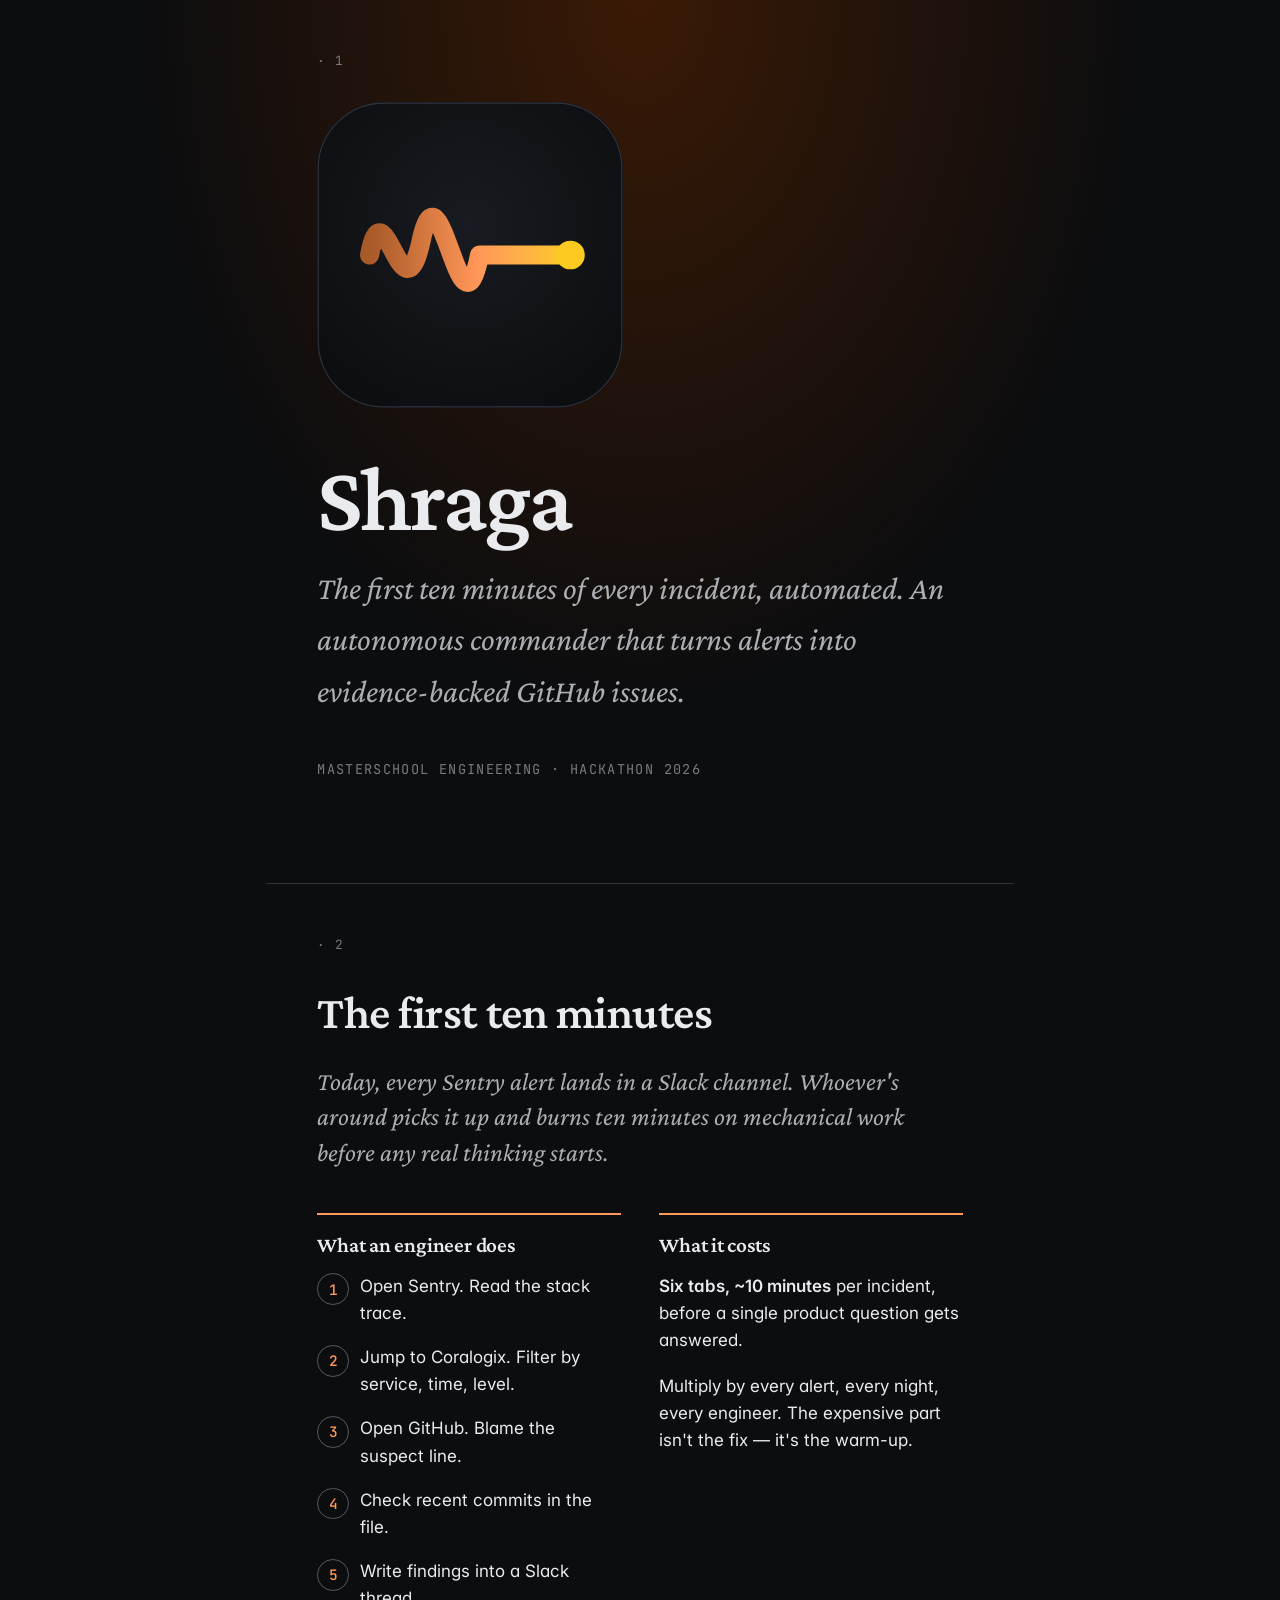
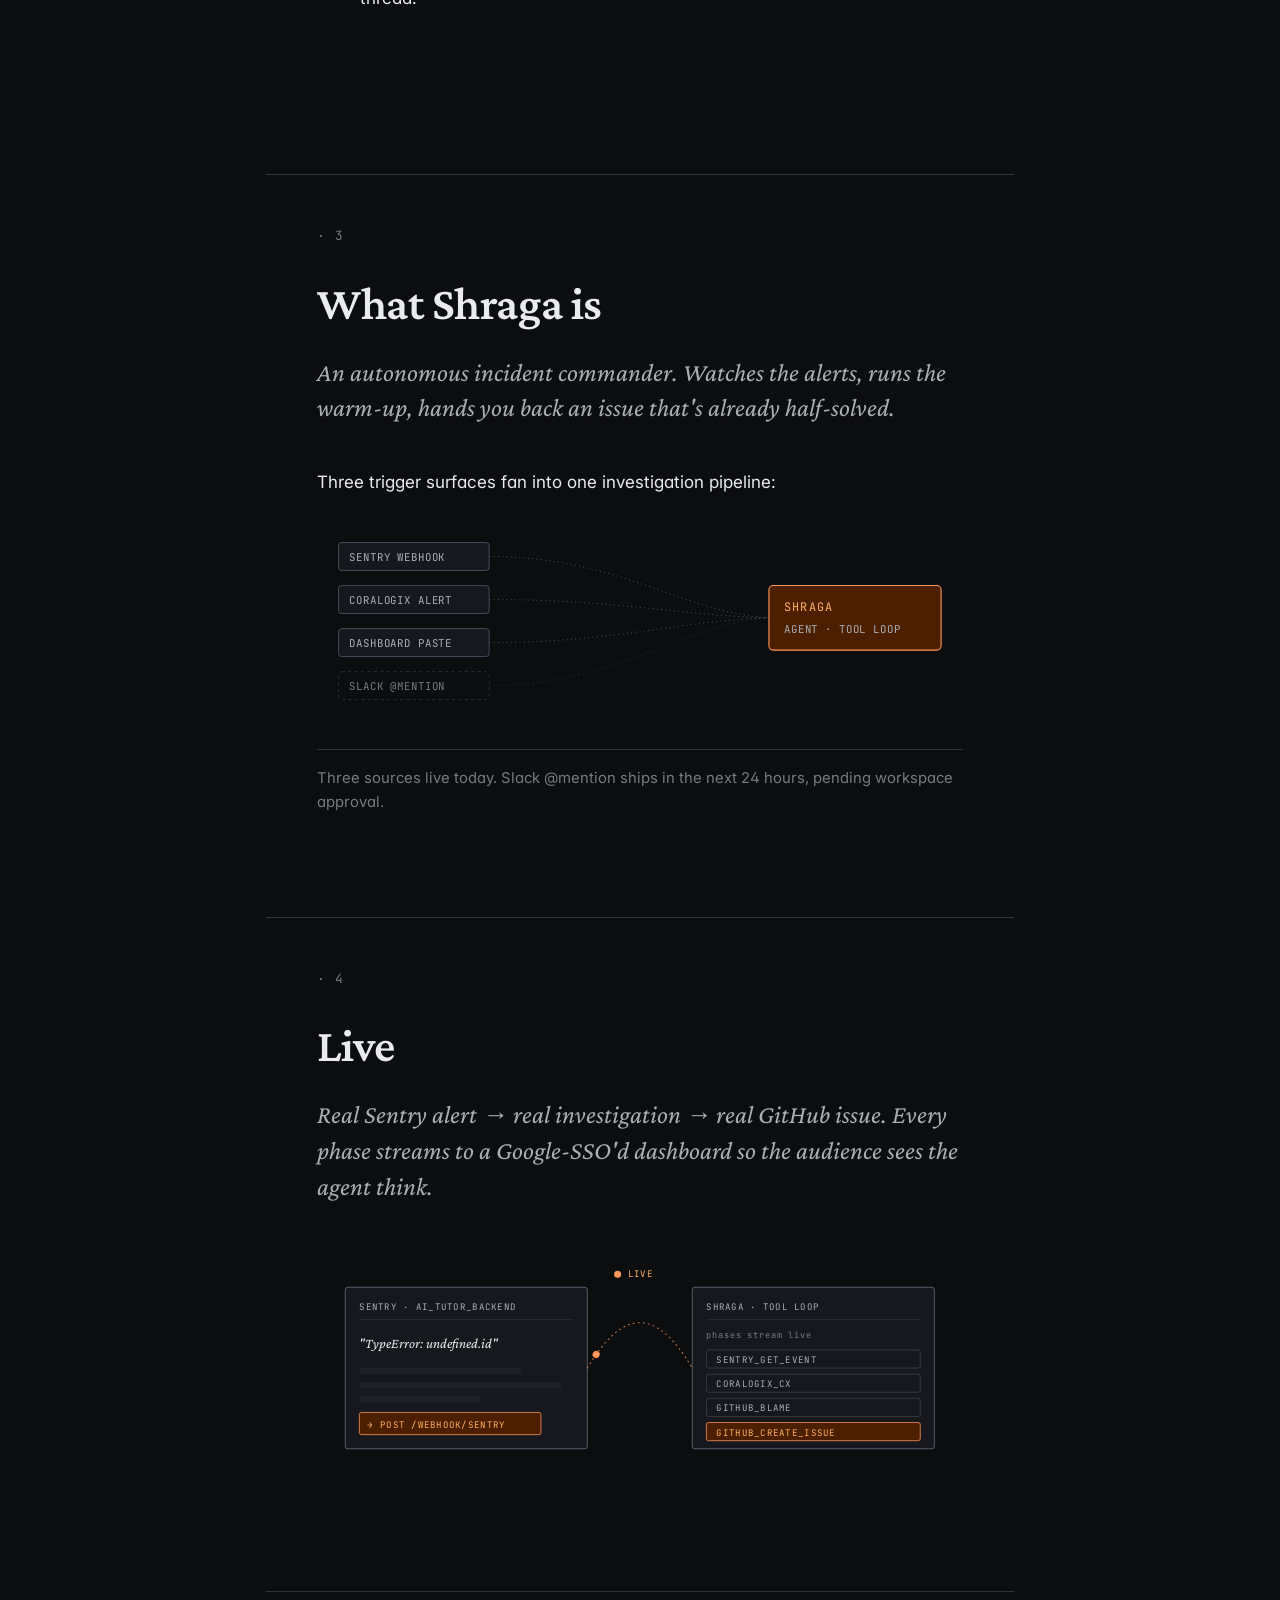
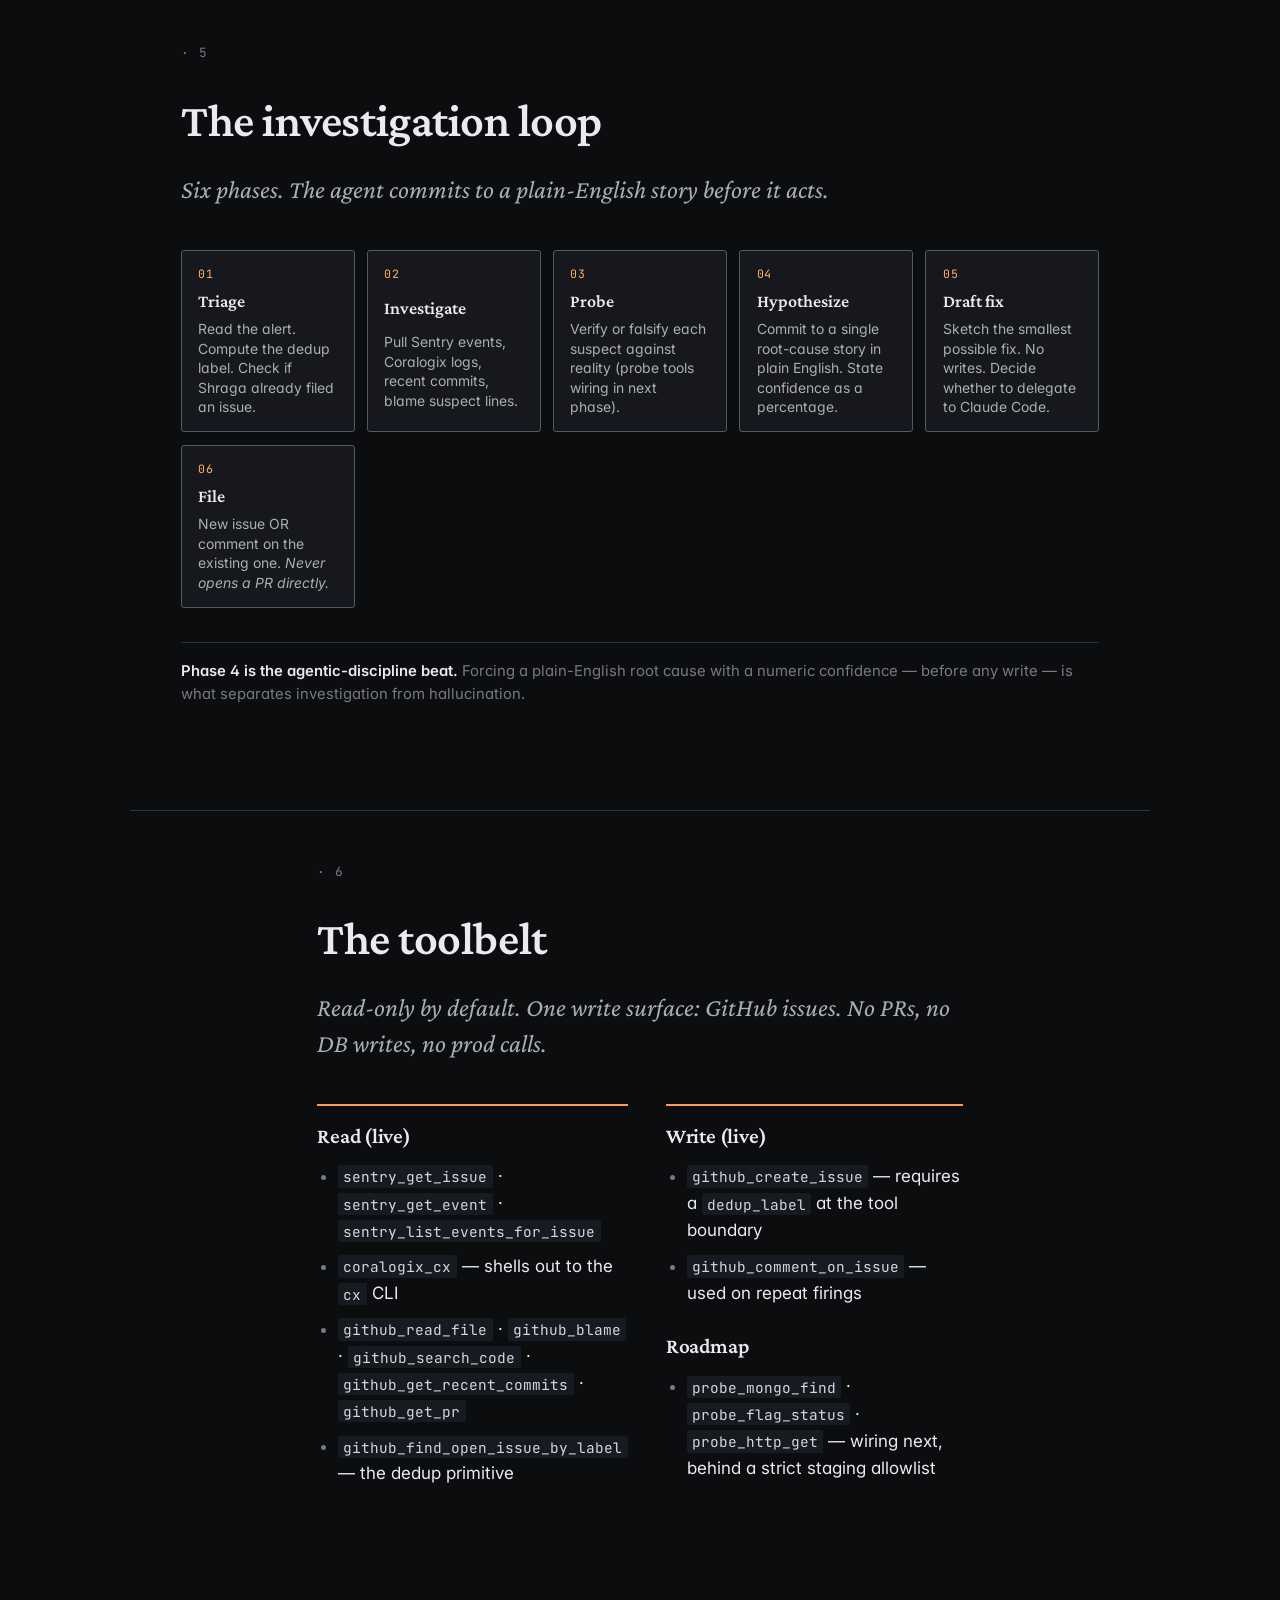
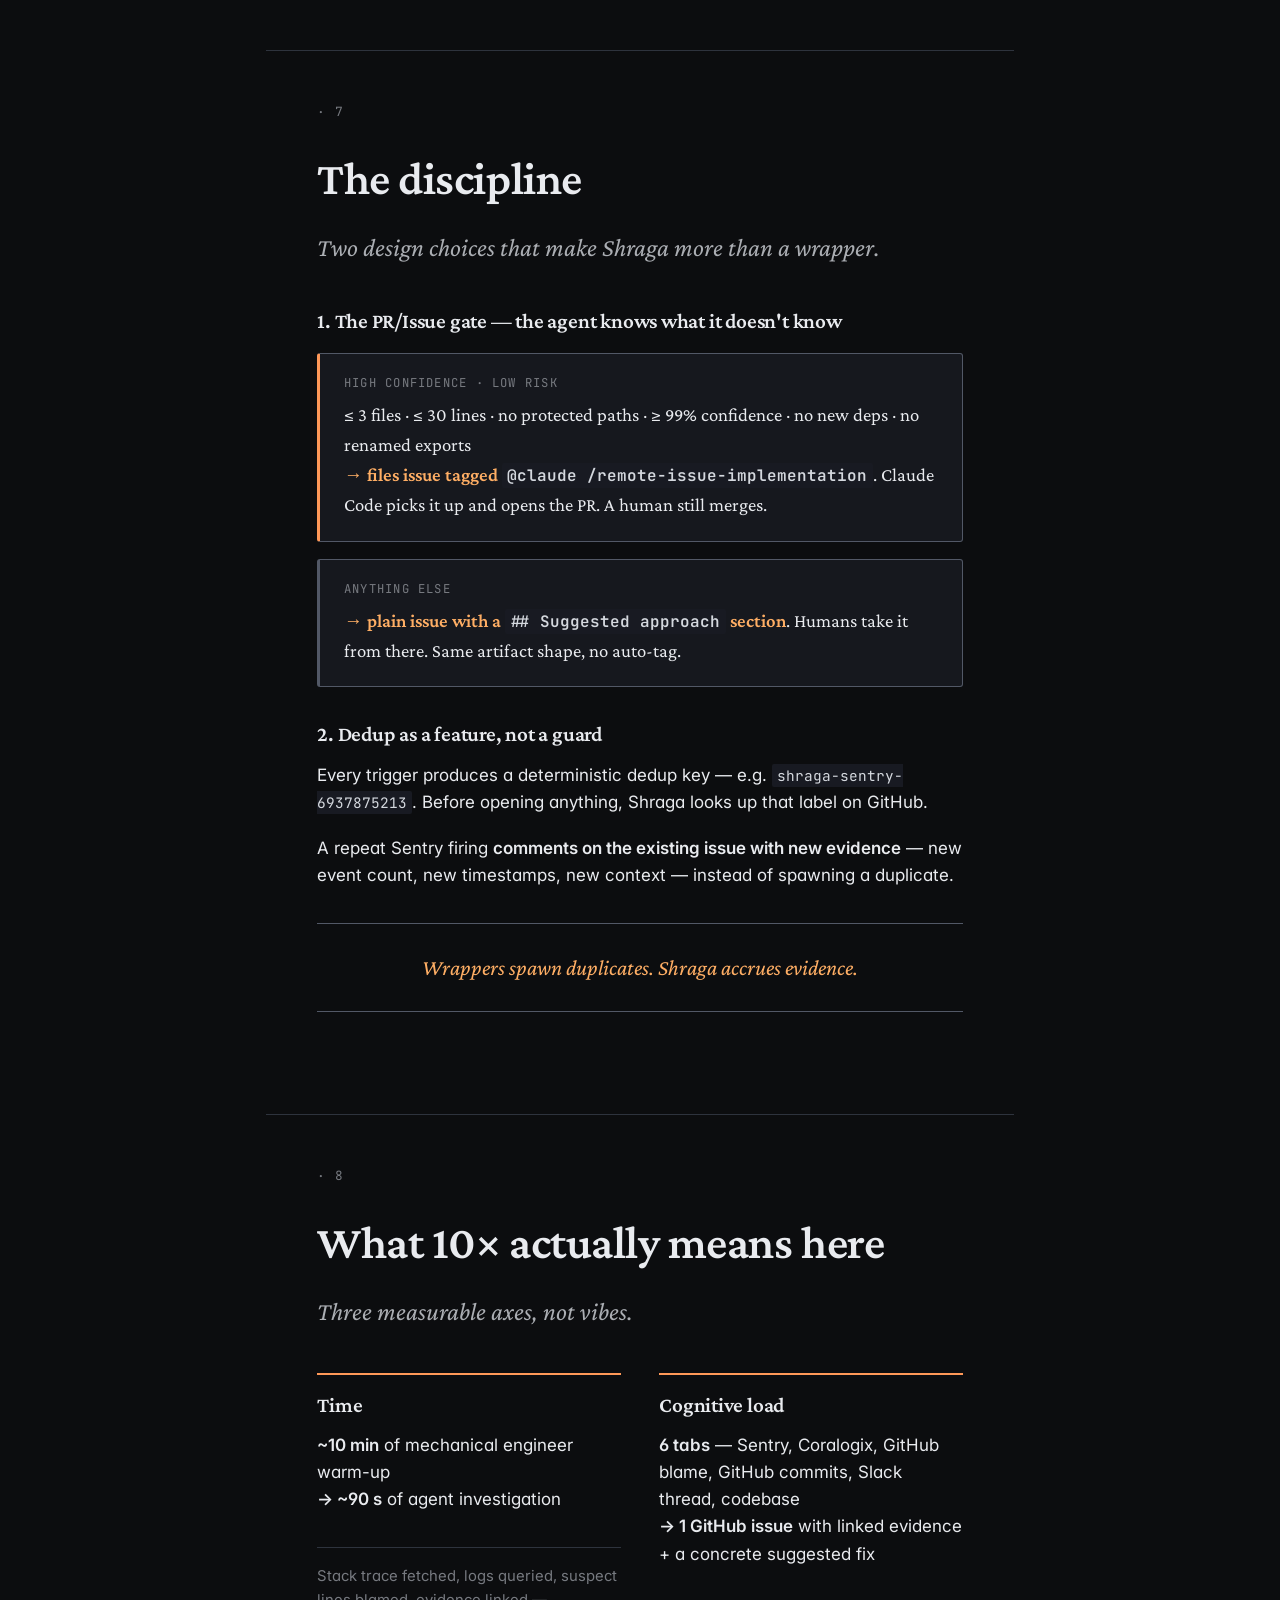
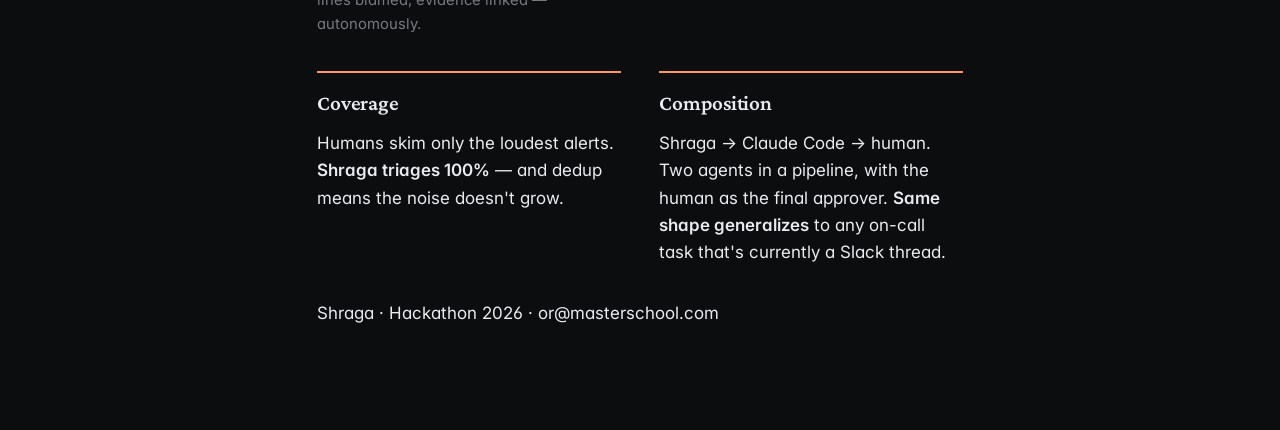
<file: shraga/index.html>
<!doctype html>
<html lang="en">
  <head>
    <meta charset="utf-8" />
    <meta name="viewport" content="width=device-width, initial-scale=1" />
    <title>Shraga · Incident Commander</title>
    <link rel="icon" type="image/svg+xml" href="data:image/svg+xml;utf8,<svg xmlns='http://www.w3.org/2000/svg' viewBox='0 0 512 512'><rect width='512' height='512' rx='112' fill='%2319191e'/><g fill='none' stroke='%23ee9d3e' stroke-width='32' stroke-linecap='round' stroke-linejoin='round'><path d='M88 256 C 112 128, 144 384, 176 224 C 208 96, 240 416, 272 256 L 424 256'/></g><circle cx='424' cy='256' r='26' fill='%23f0c238'/></svg>" />
    <link rel="preconnect" href="https://fonts.googleapis.com" />
    <link rel="preconnect" href="https://fonts.gstatic.com" crossorigin />
    <link
      href="https://fonts.googleapis.com/css2?family=Crimson+Pro:ital,wght@0,400;0,600;1,400&family=Inter:wght@400;500;600&family=JetBrains+Mono:wght@400;500&display=swap"
      rel="stylesheet"
    />
    <link rel="stylesheet" href="index.css" />
  </head>
  <body>
    <main>
      <!-- Slide 1: Title -->
      <section class="slide" id="title" data-slide="1">
        <svg
          class="hero"
          viewBox="0 0 512 512"
          xmlns="http://www.w3.org/2000/svg"
          role="img"
          aria-label="Shraga icon: a chaotic line on the left resolving into a clean line ending at a bright dot on the right — chaos in, clarity out"
        >
          <defs>
            <radialGradient id="hero-bg" cx="50%" cy="40%" r="70%">
              <stop offset="0%" stop-color="oklch(0.22 0.012 264)" />
              <stop offset="100%" stop-color="oklch(0.16 0.005 264)" />
            </radialGradient>
            <linearGradient id="hero-line" x1="0%" y1="50%" x2="100%" y2="50%">
              <stop offset="0%" stop-color="oklch(0.55 0.12 50)" />
              <stop offset="55%" stop-color="oklch(0.78 0.15 50)" />
              <stop offset="100%" stop-color="oklch(0.86 0.17 90)" />
            </linearGradient>
          </defs>
          <rect width="512" height="512" rx="112" fill="url(#hero-bg)" />
          <rect
            x="2"
            y="2"
            width="508"
            height="508"
            rx="110"
            fill="none"
            stroke="oklch(0.32 0.02 264)"
            stroke-width="2"
          />
          <g
            fill="none"
            stroke="url(#hero-line)"
            stroke-width="32"
            stroke-linecap="round"
            stroke-linejoin="round"
          >
            <path d="M88 256 C 112 128, 144 384, 176 224 C 208 96, 240 416, 272 256 L 424 256" />
          </g>
          <circle cx="424" cy="256" r="24" fill="oklch(0.86 0.17 90)" />
        </svg>
        <h1>Shraga</h1>
        <p class="subtitle">
          The first ten minutes of every incident, automated. An autonomous commander that turns alerts into evidence-backed GitHub issues.
        </p>
        <p class="meta">Masterschool engineering · Hackathon 2026</p>
      </section>

      <!-- Slide 2: The problem -->
      <section class="slide" id="problem" data-slide="2">
        <h2>The first ten minutes</h2>
        <p class="lede">
          Today, every Sentry alert lands in a Slack channel. Whoever's around picks it up and burns ten minutes on mechanical work before any real thinking starts.
        </p>

        <div class="two-col">
          <div class="col">
            <h3>What an engineer does</h3>
            <ol>
              <li>Open Sentry. Read the stack trace.</li>
              <li>Jump to Coralogix. Filter by service, time, level.</li>
              <li>Open GitHub. Blame the suspect line.</li>
              <li>Check recent commits in the file.</li>
              <li>Write findings into a Slack thread.</li>
            </ol>
          </div>
          <div class="col">
            <h3>What it costs</h3>
            <p>
              <strong>Six tabs, ~10 minutes</strong> per incident, before a single product question gets answered.
            </p>
            <p>
              Multiply by every alert, every night, every engineer. The expensive part isn't the fix — it's the warm-up.
            </p>
          </div>
        </div>
      </section>

      <!-- Slide 3: What Shraga is -->
      <section class="slide" id="what" data-slide="3">
        <h2>What Shraga is</h2>
        <p class="lede">
          An autonomous incident commander. Watches the alerts, runs the warm-up, hands you back an issue that's already half-solved.
        </p>

        <p>
          Three trigger surfaces fan into one investigation pipeline:
        </p>

        <div class="fan-in">
          <svg viewBox="0 0 600 180" xmlns="http://www.w3.org/2000/svg" role="img" aria-label="Three live trigger sources fanning into Shraga, plus one roadmap source">
            <defs>
              <style>
                .fan-in svg .src {
                  fill: var(--surface);
                  stroke: var(--rule-strong);
                  stroke-width: 0.75;
                }
                .fan-in svg .src-roadmap {
                  fill: transparent;
                  stroke: var(--rule);
                  stroke-width: 0.75;
                  stroke-dasharray: 3 3;
                }
                .fan-in svg .wire {
                  fill: none;
                  stroke: var(--rule-strong);
                  stroke-width: 0.75;
                  stroke-dasharray: 1 3;
                }
                .fan-in svg .core {
                  fill: var(--accent-soft);
                  stroke: var(--accent);
                  stroke-width: 1;
                }
                .fan-in svg .lbl {
                  font-family: var(--font-mono);
                  font-size: 10px;
                  letter-spacing: 0.08em;
                  fill: var(--ink-soft);
                  text-transform: uppercase;
                }
                .fan-in svg .lbl-roadmap {
                  font-family: var(--font-mono);
                  font-size: 10px;
                  letter-spacing: 0.08em;
                  fill: var(--ink-faint);
                  text-transform: uppercase;
                }
                .fan-in svg .lbl-accent {
                  font-family: var(--font-mono);
                  font-size: 11px;
                  letter-spacing: 0.1em;
                  fill: var(--accent-ink);
                  text-transform: uppercase;
                }
              </style>
            </defs>

            <g transform="translate(20,20)">
              <rect class="src" width="140" height="26" rx="3" />
              <text class="lbl" x="10" y="17">Sentry webhook</text>
            </g>
            <g transform="translate(20,60)">
              <rect class="src" width="140" height="26" rx="3" />
              <text class="lbl" x="10" y="17">Coralogix alert</text>
            </g>
            <g transform="translate(20,100)">
              <rect class="src" width="140" height="26" rx="3" />
              <text class="lbl" x="10" y="17">Dashboard paste</text>
            </g>
            <g transform="translate(20,140)">
              <rect class="src-roadmap" width="140" height="26" rx="3" />
              <text class="lbl-roadmap" x="10" y="17">Slack @mention</text>
            </g>

            <path class="wire" d="M 160 33 C 280 33, 340 85, 420 90" />
            <path class="wire" d="M 160 73 C 280 73, 340 88, 420 90" />
            <path class="wire" d="M 160 113 C 280 113, 340 92, 420 90" />
            <path class="wire" d="M 160 153 C 280 153, 340 95, 420 90" stroke-dasharray="2 4" opacity="0.5" />

            <g transform="translate(420,60)">
              <rect class="core" width="160" height="60" rx="4" />
              <text class="lbl-accent" x="14" y="24">SHRAGA</text>
              <text class="lbl" x="14" y="44">agent · tool loop</text>
            </g>
          </svg>
        </div>

        <p class="footnote">
          Three sources live today. Slack @mention ships in the next 24 hours, pending workspace approval.
        </p>
      </section>

      <!-- Slide 4: Live demo -->
      <section class="slide" id="demo" data-slide="4">
        <h2>Live</h2>
        <p class="lede">
          Real Sentry alert → real investigation → real GitHub issue. Every phase streams to a Google-SSO'd dashboard so the audience sees the agent think.
        </p>

        <figure
          class="demo-illo"
          aria-label="Sentry alert on the left, Shraga's tool loop on the right, connected by a live wire with a traveling pulse."
        >
          <svg viewBox="0 0 640 240" xmlns="http://www.w3.org/2000/svg" role="img">
            <defs>
              <style>
                .demo-illo svg .panel {
                  fill: var(--surface);
                  stroke: var(--rule-strong);
                  stroke-width: 1;
                }
                .demo-illo svg .divider {
                  stroke: var(--rule);
                  stroke-width: 0.75;
                }
                .demo-illo svg .row {
                  fill: var(--surface-2);
                }
                .demo-illo svg .row-strong {
                  fill: var(--surface);
                  stroke: var(--rule-strong);
                  stroke-width: 0.5;
                }
                .demo-illo svg .tool-call {
                  fill: var(--accent-soft);
                  stroke: var(--accent);
                  stroke-width: 0.75;
                }
                .demo-illo svg .label {
                  font-family: var(--font-mono);
                  font-size: 9px;
                  letter-spacing: 0.14em;
                  fill: var(--ink-soft);
                  text-transform: uppercase;
                }
                .demo-illo svg .label-faint {
                  font-family: var(--font-mono);
                  font-size: 8.5px;
                  letter-spacing: 0.1em;
                  fill: var(--ink-faint);
                }
                .demo-illo svg .label-accent {
                  font-family: var(--font-mono);
                  font-size: 9px;
                  letter-spacing: 0.14em;
                  fill: var(--accent-ink);
                  text-transform: uppercase;
                }
                .demo-illo svg .quote {
                  font-family: var(--font-serif);
                  font-style: italic;
                  font-size: 14px;
                  fill: var(--ink);
                }
                .demo-illo svg .wire {
                  fill: none;
                  stroke: var(--accent);
                  stroke-width: 1;
                  stroke-dasharray: 1 4;
                  stroke-linecap: round;
                  opacity: 0.8;
                }
                .demo-illo svg .pulse {
                  fill: var(--accent);
                }
                @keyframes demo-blink {
                  0%, 100% { opacity: 1; }
                  50% { opacity: 0.25; }
                }
                .demo-illo svg .blink {
                  animation: demo-blink 1.6s ease-in-out infinite;
                  transform-origin: center;
                }
                @media (prefers-reduced-motion: reduce) {
                  .demo-illo svg .blink { animation: none; }
                  .demo-illo svg .pulse-motion { display: none; }
                }
              </style>
            </defs>

            <!-- LEFT: Sentry alert -->
            <g transform="translate(28,40)">
              <rect class="panel" width="240" height="160" rx="3" />
              <text class="label" x="14" y="22">SENTRY · AI_TUTOR_BACKEND</text>
              <line class="divider" x1="14" y1="32" x2="226" y2="32" />
              <text class="quote" x="14" y="60">"TypeError: undefined.id"</text>
              <rect class="row" x="14" y="80" width="160" height="6" rx="1" />
              <rect class="row" x="14" y="94" width="200" height="6" rx="1" />
              <rect class="row" x="14" y="108" width="120" height="6" rx="1" />
              <rect class="tool-call" x="14" y="124" width="180" height="22" rx="2" />
              <text class="label-accent" x="22" y="139">→ POST /webhook/sentry</text>
            </g>

            <!-- RIGHT: Shraga -->
            <g transform="translate(372,40)">
              <rect class="panel" width="240" height="160" rx="3" />
              <text class="label" x="14" y="22">SHRAGA · TOOL LOOP</text>
              <line class="divider" x1="14" y1="32" x2="226" y2="32" />
              <text class="label-faint" x="14" y="50">phases stream live</text>

              <g transform="translate(14,62)">
                <rect class="row-strong" width="212" height="18" rx="2" />
                <text class="label" x="10" y="13">sentry_get_event</text>
              </g>
              <g transform="translate(14,86)">
                <rect class="row-strong" width="212" height="18" rx="2" />
                <text class="label" x="10" y="13">coralogix_cx</text>
              </g>
              <g transform="translate(14,110)">
                <rect class="row-strong" width="212" height="18" rx="2" />
                <text class="label" x="10" y="13">github_blame</text>
              </g>
              <g transform="translate(14,134)">
                <rect class="tool-call" width="212" height="18" rx="2" />
                <text class="label-accent" x="10" y="13">github_create_issue</text>
              </g>
            </g>

            <path
              id="demo-wire"
              class="wire"
              d="M 268 120 C 304 60, 336 60, 372 120"
            />

            <g class="pulse-motion">
              <circle class="pulse" r="3.5">
                <animateMotion dur="2.4s" repeatCount="indefinite" rotate="auto">
                  <mpath href="#demo-wire" />
                </animateMotion>
              </circle>
            </g>

            <g transform="translate(298,30)">
              <circle class="pulse blink" cx="0" cy="-3" r="3.5" />
              <text class="label-accent" x="10" y="0">LIVE</text>
            </g>
          </svg>
        </figure>
      </section>

      <!-- Slide 5: The loop -->
      <section class="slide wide" id="loop" data-slide="5">
        <h2>The investigation loop</h2>
        <p class="lede">
          Six phases. The agent commits to a plain-English story before it acts.
        </p>

        <ol class="phases">
          <li class="phase">
            <span class="phase-num">01</span>
            <span class="phase-label">Triage</span>
            <span class="phase-detail">Read the alert. Compute the dedup label. Check if Shraga already filed an issue.</span>
          </li>
          <li class="phase">
            <span class="phase-num">02</span>
            <span class="phase-label">Investigate</span>
            <span class="phase-detail">Pull Sentry events, Coralogix logs, recent commits, blame suspect lines.</span>
          </li>
          <li class="phase">
            <span class="phase-num">03</span>
            <span class="phase-label">Probe</span>
            <span class="phase-detail">Verify or falsify each suspect against reality (probe tools wiring in next phase).</span>
          </li>
          <li class="phase">
            <span class="phase-num">04</span>
            <span class="phase-label">Hypothesize</span>
            <span class="phase-detail">Commit to a single root-cause story in plain English. State confidence as a percentage.</span>
          </li>
          <li class="phase">
            <span class="phase-num">05</span>
            <span class="phase-label">Draft fix</span>
            <span class="phase-detail">Sketch the smallest possible fix. No writes. Decide whether to delegate to Claude Code.</span>
          </li>
          <li class="phase">
            <span class="phase-num">06</span>
            <span class="phase-label">File</span>
            <span class="phase-detail">New issue OR comment on the existing one. <em>Never opens a PR directly.</em></span>
          </li>
        </ol>

        <p class="footnote">
          <strong>Phase 4 is the agentic-discipline beat.</strong> Forcing a plain-English root cause with a numeric confidence — before any write — is what separates investigation from hallucination.
        </p>
      </section>

      <!-- Slide 6: Toolbelt -->
      <section class="slide" id="tools" data-slide="6">
        <h2>The toolbelt</h2>
        <p class="lede">
          Read-only by default. One write surface: GitHub issues. No PRs, no DB writes, no prod calls.
        </p>

        <div class="two-col">
          <div class="col">
            <h3>Read (live)</h3>
            <ul>
              <li><code>sentry_get_issue</code> · <code>sentry_get_event</code> · <code>sentry_list_events_for_issue</code></li>
              <li><code>coralogix_cx</code> — shells out to the <code>cx</code> CLI</li>
              <li><code>github_read_file</code> · <code>github_blame</code> · <code>github_search_code</code> · <code>github_get_recent_commits</code> · <code>github_get_pr</code></li>
              <li><code>github_find_open_issue_by_label</code> — the dedup primitive</li>
            </ul>
          </div>
          <div class="col">
            <h3>Write (live)</h3>
            <ul>
              <li><code>github_create_issue</code> — requires a <code>dedup_label</code> at the tool boundary</li>
              <li><code>github_comment_on_issue</code> — used on repeat firings</li>
            </ul>
            <h3>Roadmap</h3>
            <ul>
              <li><code>probe_mongo_find</code> · <code>probe_flag_status</code> · <code>probe_http_get</code> — wiring next, behind a strict staging allowlist</li>
            </ul>
          </div>
        </div>
      </section>

      <!-- Slide 7: Gate + dedup -->
      <section class="slide" id="gate" data-slide="7">
        <h2>The discipline</h2>
        <p class="lede">
          Two design choices that make Shraga more than a wrapper.
        </p>

        <h3>1. The PR/Issue gate — the agent knows what it doesn't know</h3>

        <div class="gate high">
          <p class="gate-label">High confidence · low risk</p>
          <p class="gate-body">
            ≤ 3 files · ≤ 30 lines · no protected paths · ≥ 99% confidence · no new deps · no renamed exports
            <br />
            <strong>→ files issue tagged <code>@claude /remote-issue-implementation</code></strong>. Claude Code picks it up and opens the PR. A human still merges.
          </p>
        </div>

        <div class="gate low">
          <p class="gate-label">Anything else</p>
          <p class="gate-body">
            <strong>→ plain issue with a <code>## Suggested approach</code> section</strong>. Humans take it from there. Same artifact shape, no auto-tag.
          </p>
        </div>

        <h3>2. Dedup as a feature, not a guard</h3>

        <p>
          Every trigger produces a deterministic dedup key — e.g. <code>shraga-sentry-6937875213</code>. Before opening anything, Shraga looks up that label on GitHub.
        </p>

        <p>
          A repeat Sentry firing <strong>comments on the existing issue with new evidence</strong> — new event count, new timestamps, new context — instead of spawning a duplicate.
        </p>

        <p class="callout">
          Wrappers spawn duplicates. Shraga accrues evidence.
        </p>
      </section>

      <!-- Slide 8: 10× -->
      <section class="slide" id="impact" data-slide="8">
        <h2>What 10× actually means here</h2>
        <p class="lede">
          Three measurable axes, not vibes.
        </p>

        <div class="two-col">
          <div class="col">
            <h3>Time</h3>
            <p>
              <strong>~10 min</strong> of mechanical engineer warm-up
              <br />
              <strong>→ ~90 s</strong> of agent investigation
            </p>
            <p class="footnote">Stack trace fetched, logs queried, suspect lines blamed, evidence linked — autonomously.</p>
          </div>
          <div class="col">
            <h3>Cognitive load</h3>
            <p>
              <strong>6 tabs</strong> — Sentry, Coralogix, GitHub blame, GitHub commits, Slack thread, codebase
              <br />
              <strong>→ 1 GitHub issue</strong> with linked evidence + a concrete suggested fix
            </p>
          </div>
        </div>

        <div class="two-col">
          <div class="col">
            <h3>Coverage</h3>
            <p>
              Humans skim only the loudest alerts.
              <strong>Shraga triages 100%</strong> — and dedup means the noise doesn't grow.
            </p>
          </div>
          <div class="col">
            <h3>Composition</h3>
            <p>
              Shraga → Claude Code → human. Two agents in a pipeline, with the human as the final approver. <strong>Same shape generalizes</strong> to any on-call task that's currently a Slack thread.
            </p>
          </div>
        </div>

        <p class="meta">
          Shraga · Hackathon 2026 · or@masterschool.com
        </p>
      </section>
    </main>
  </body>
</html>
</file>
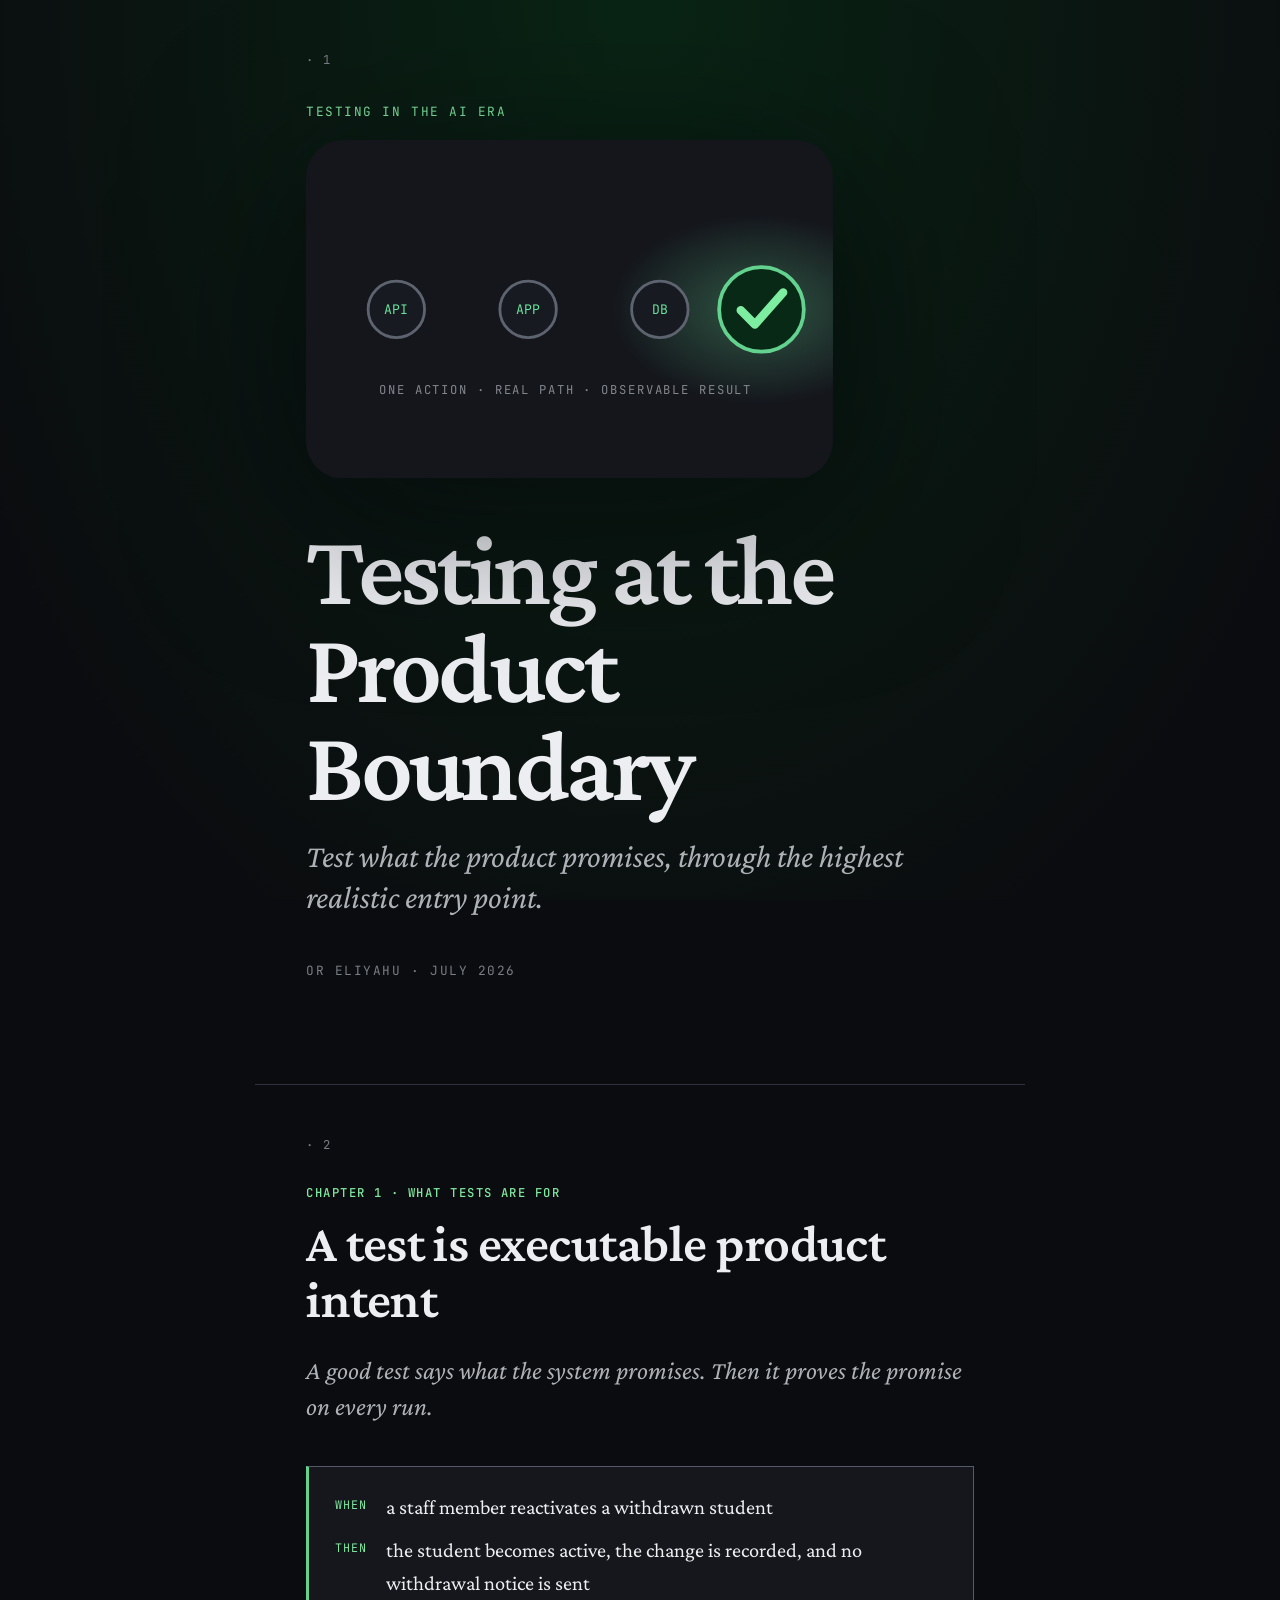
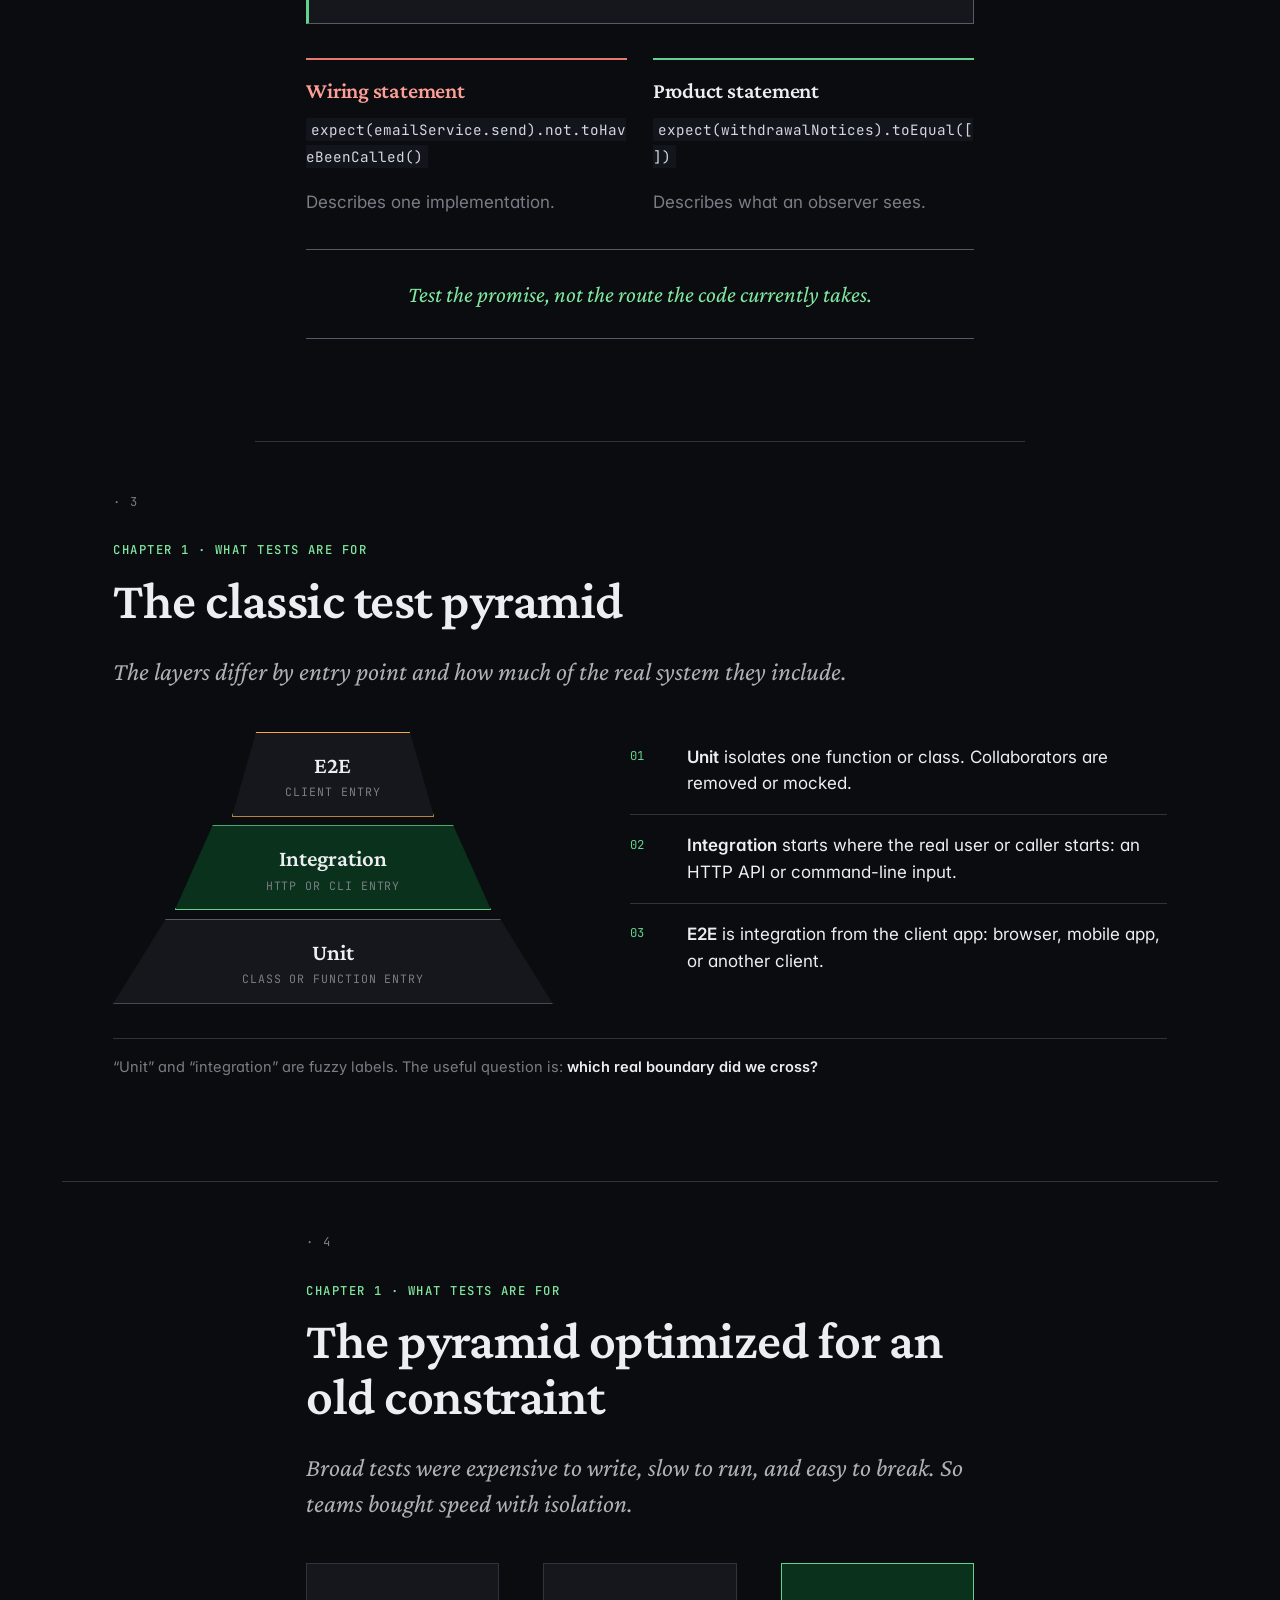
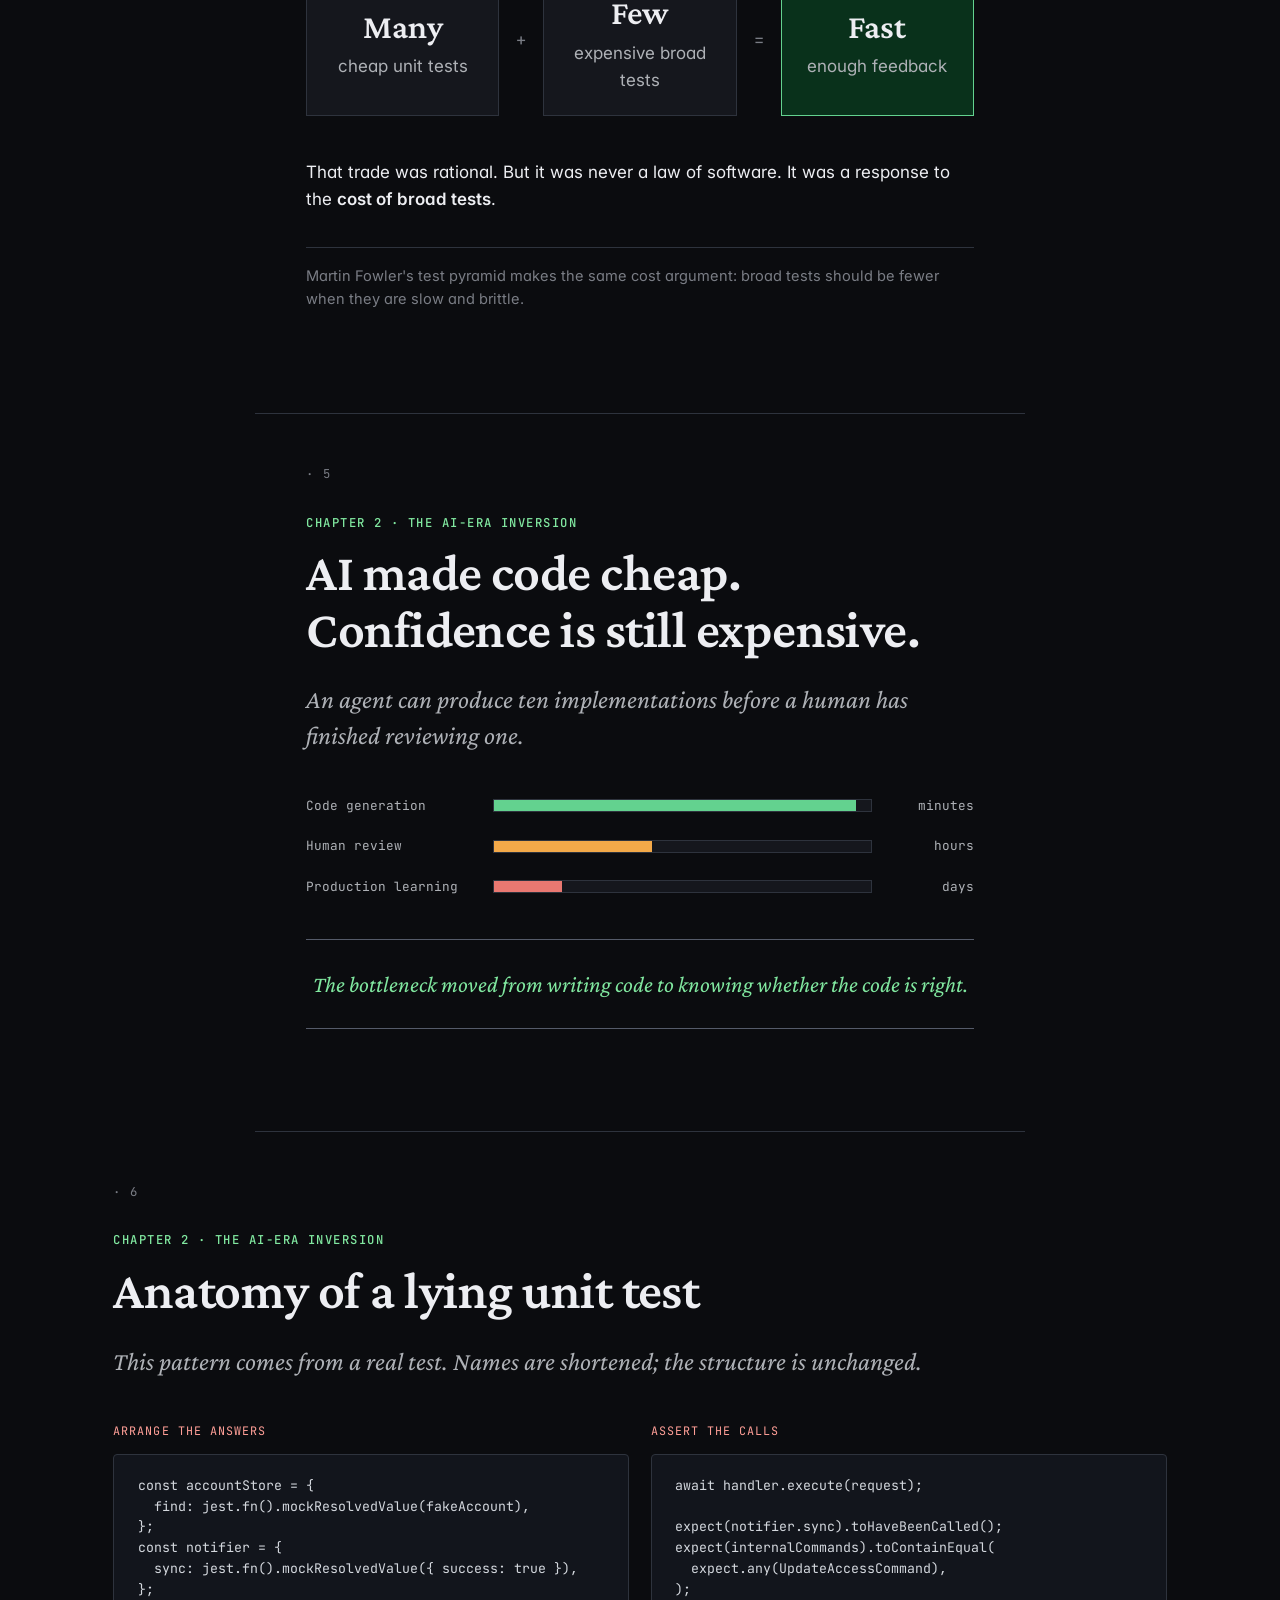
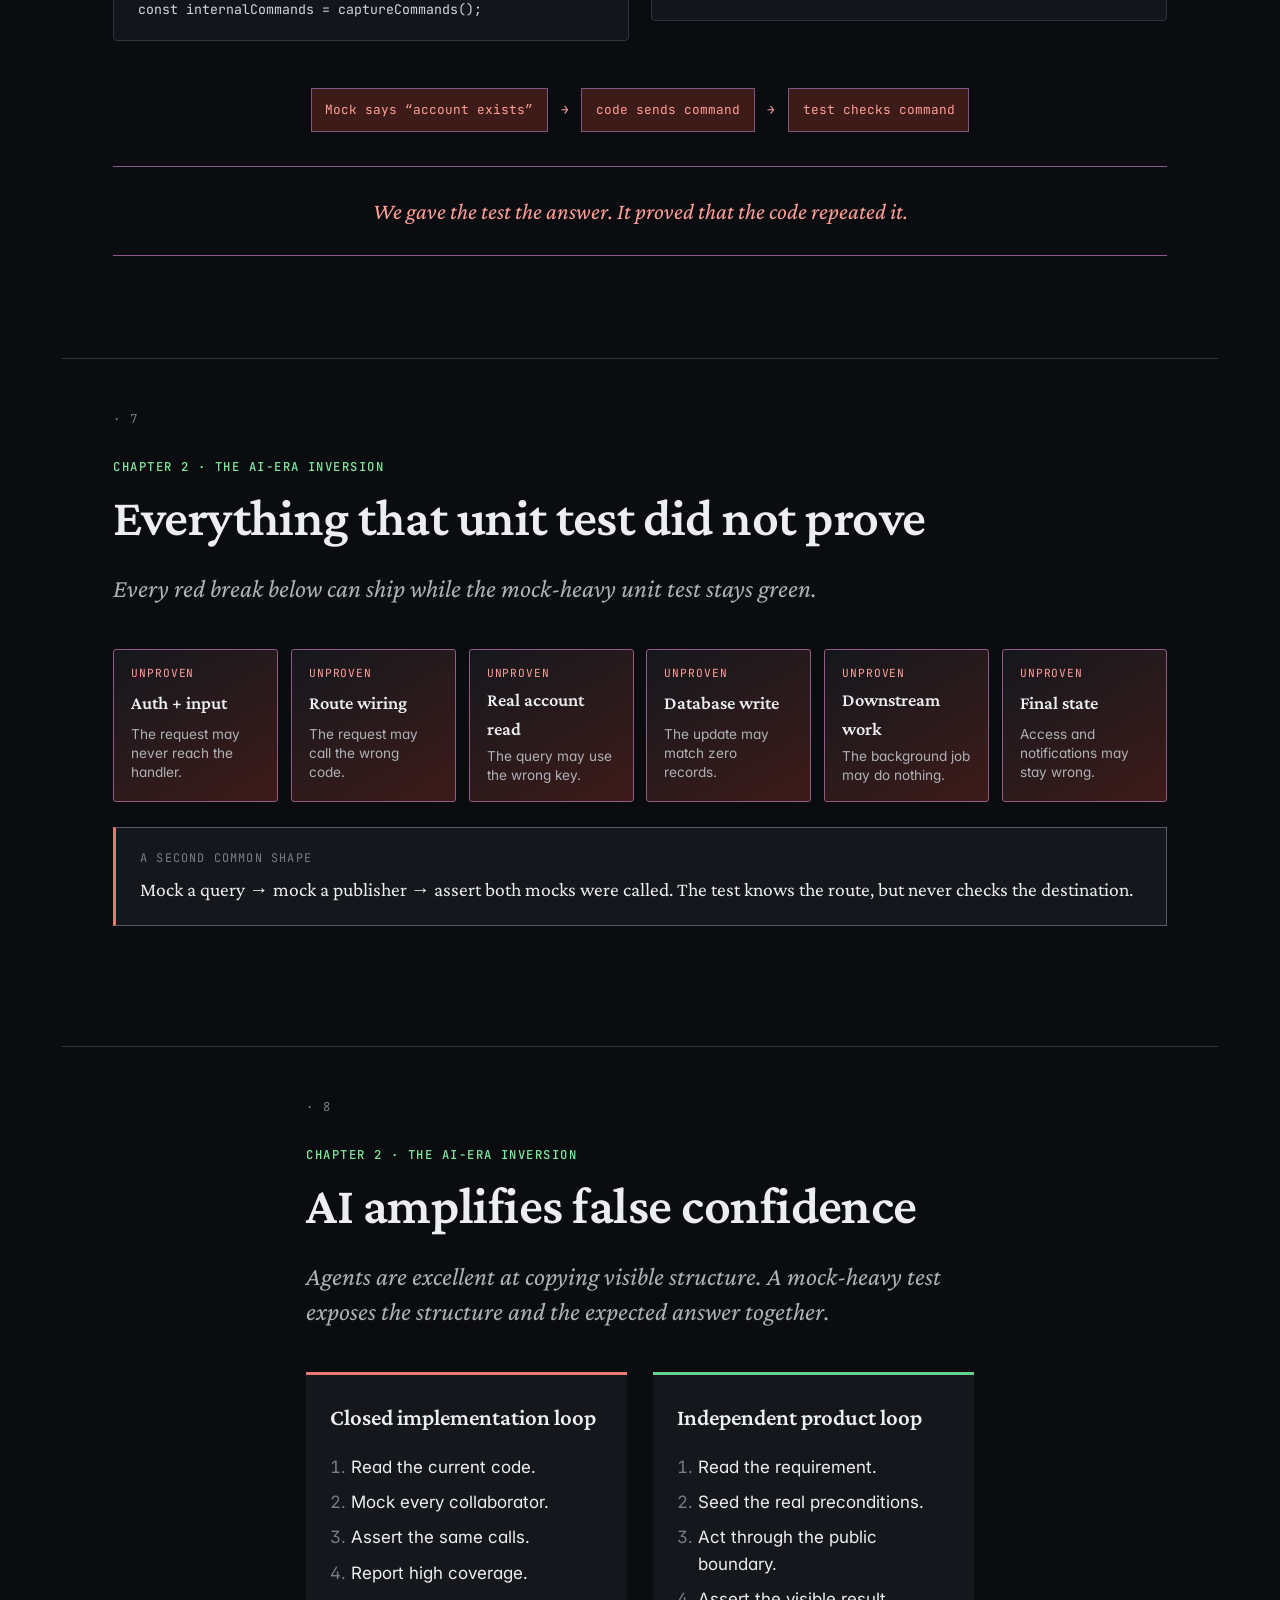
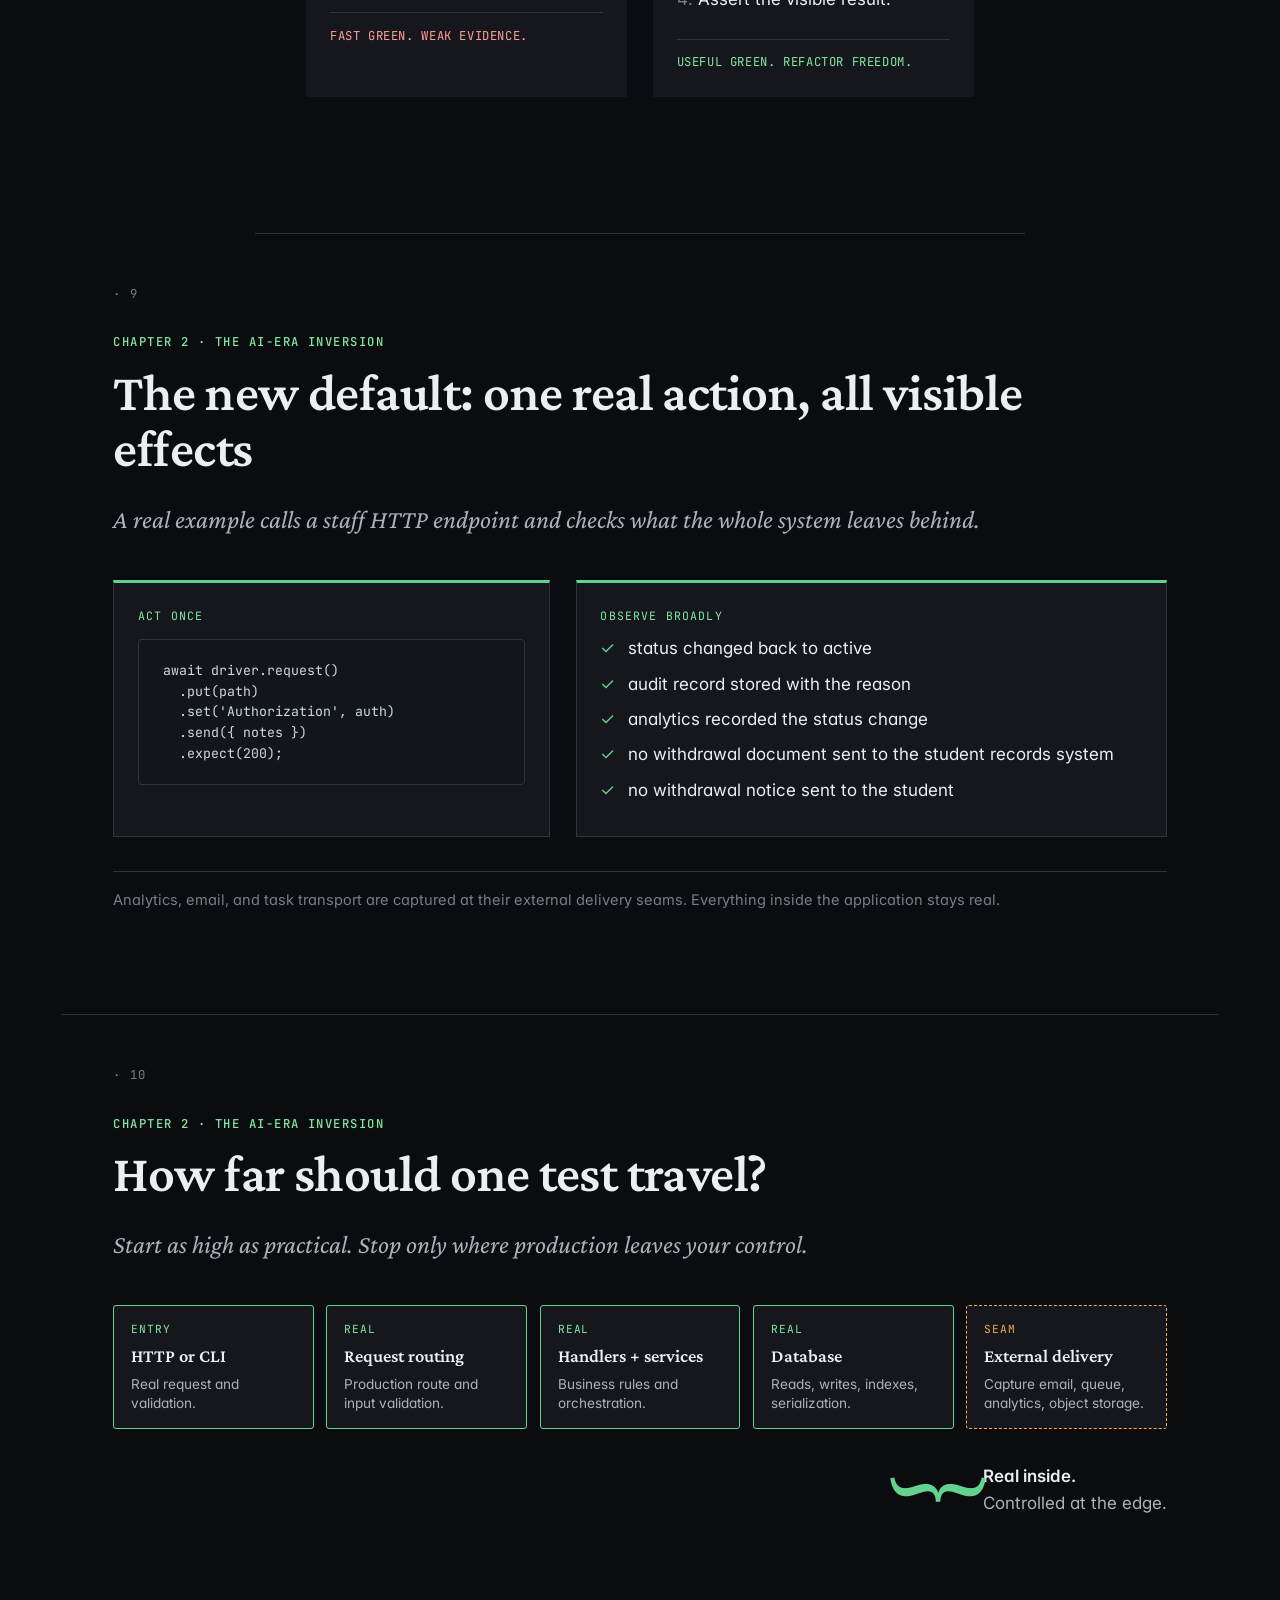
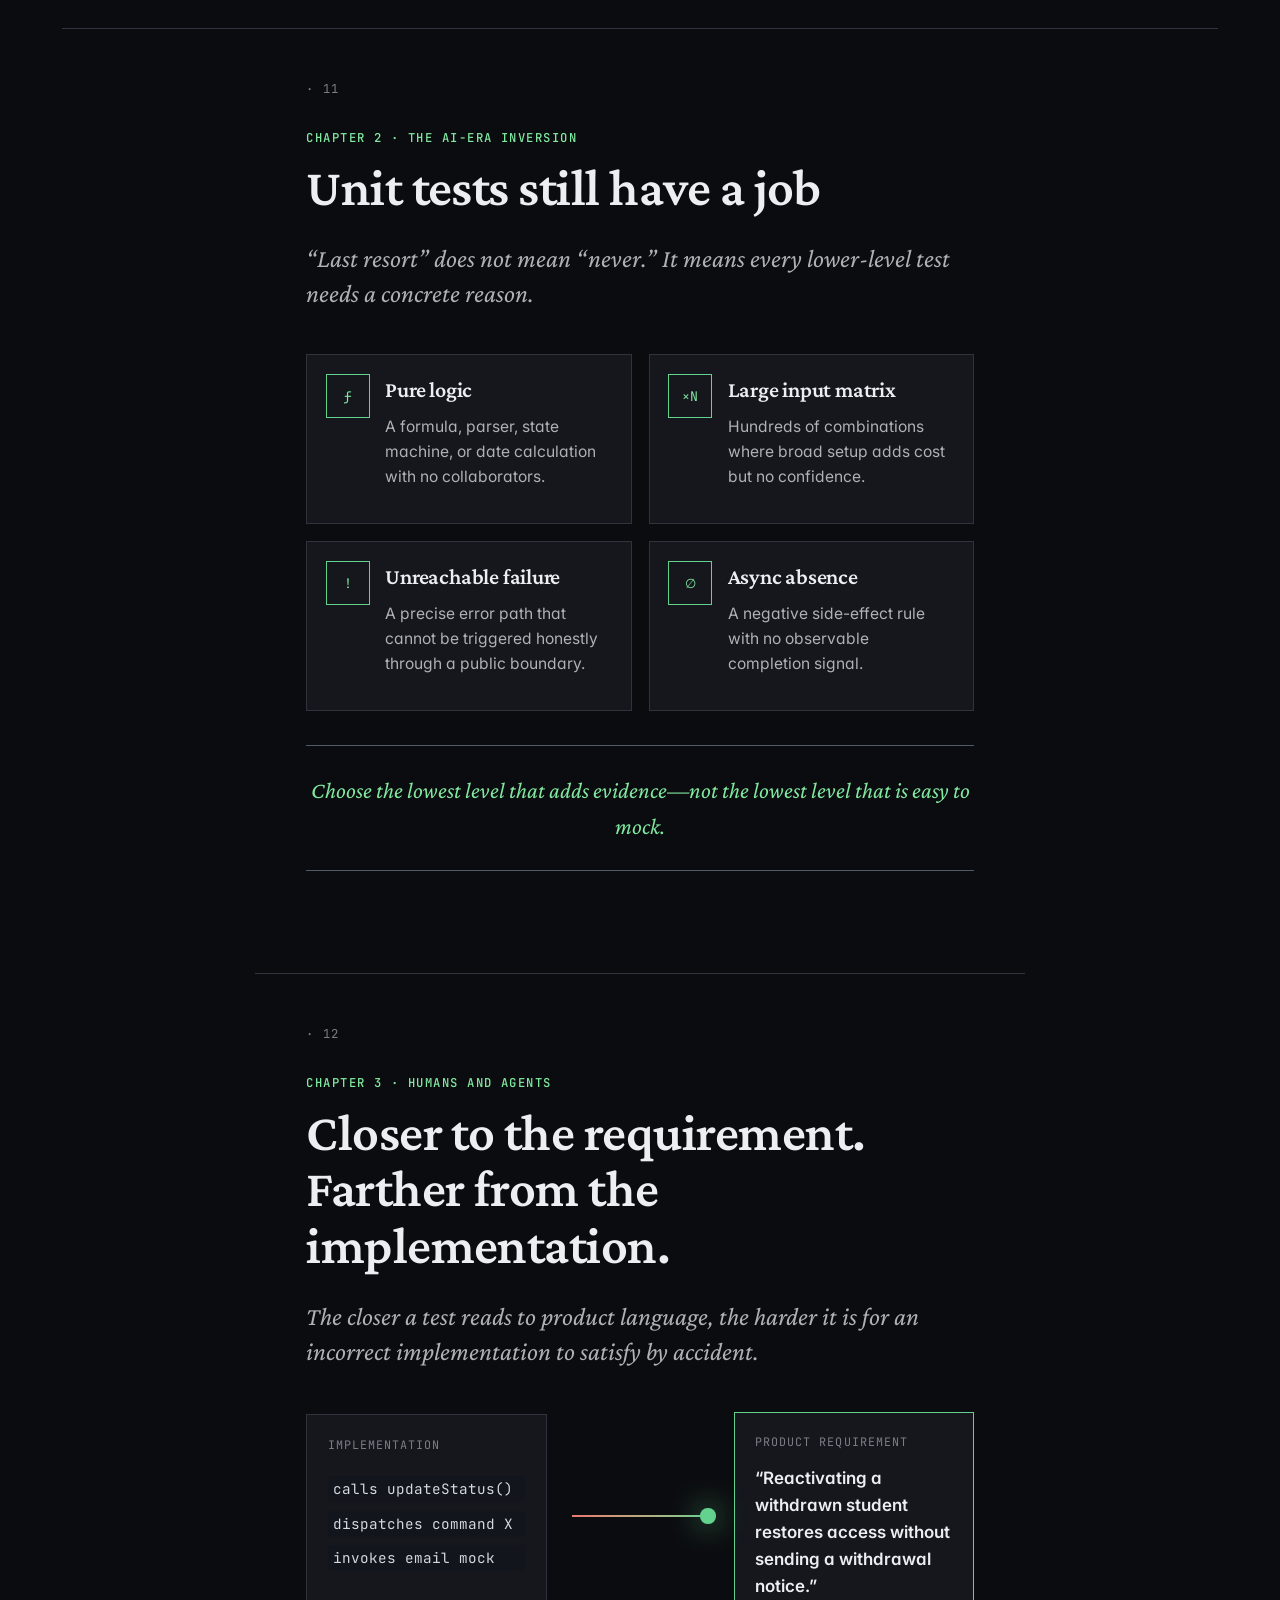
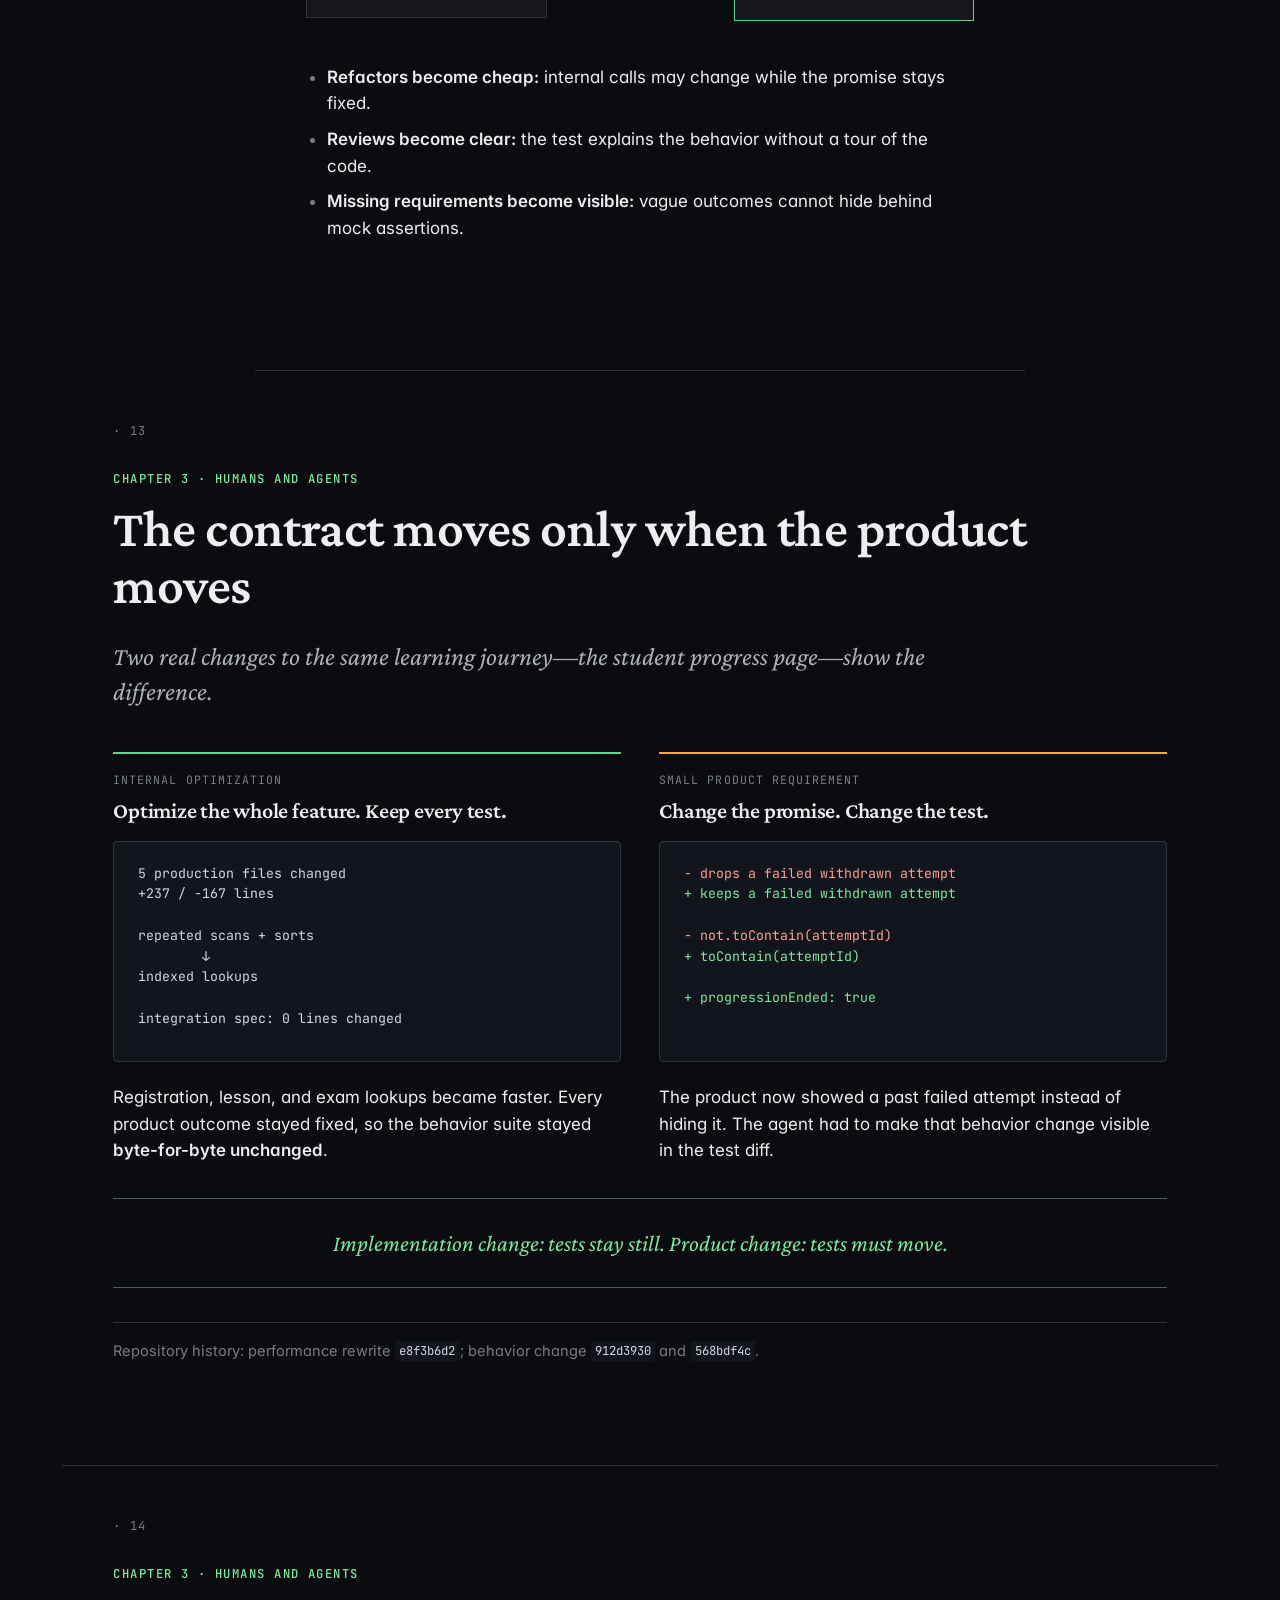
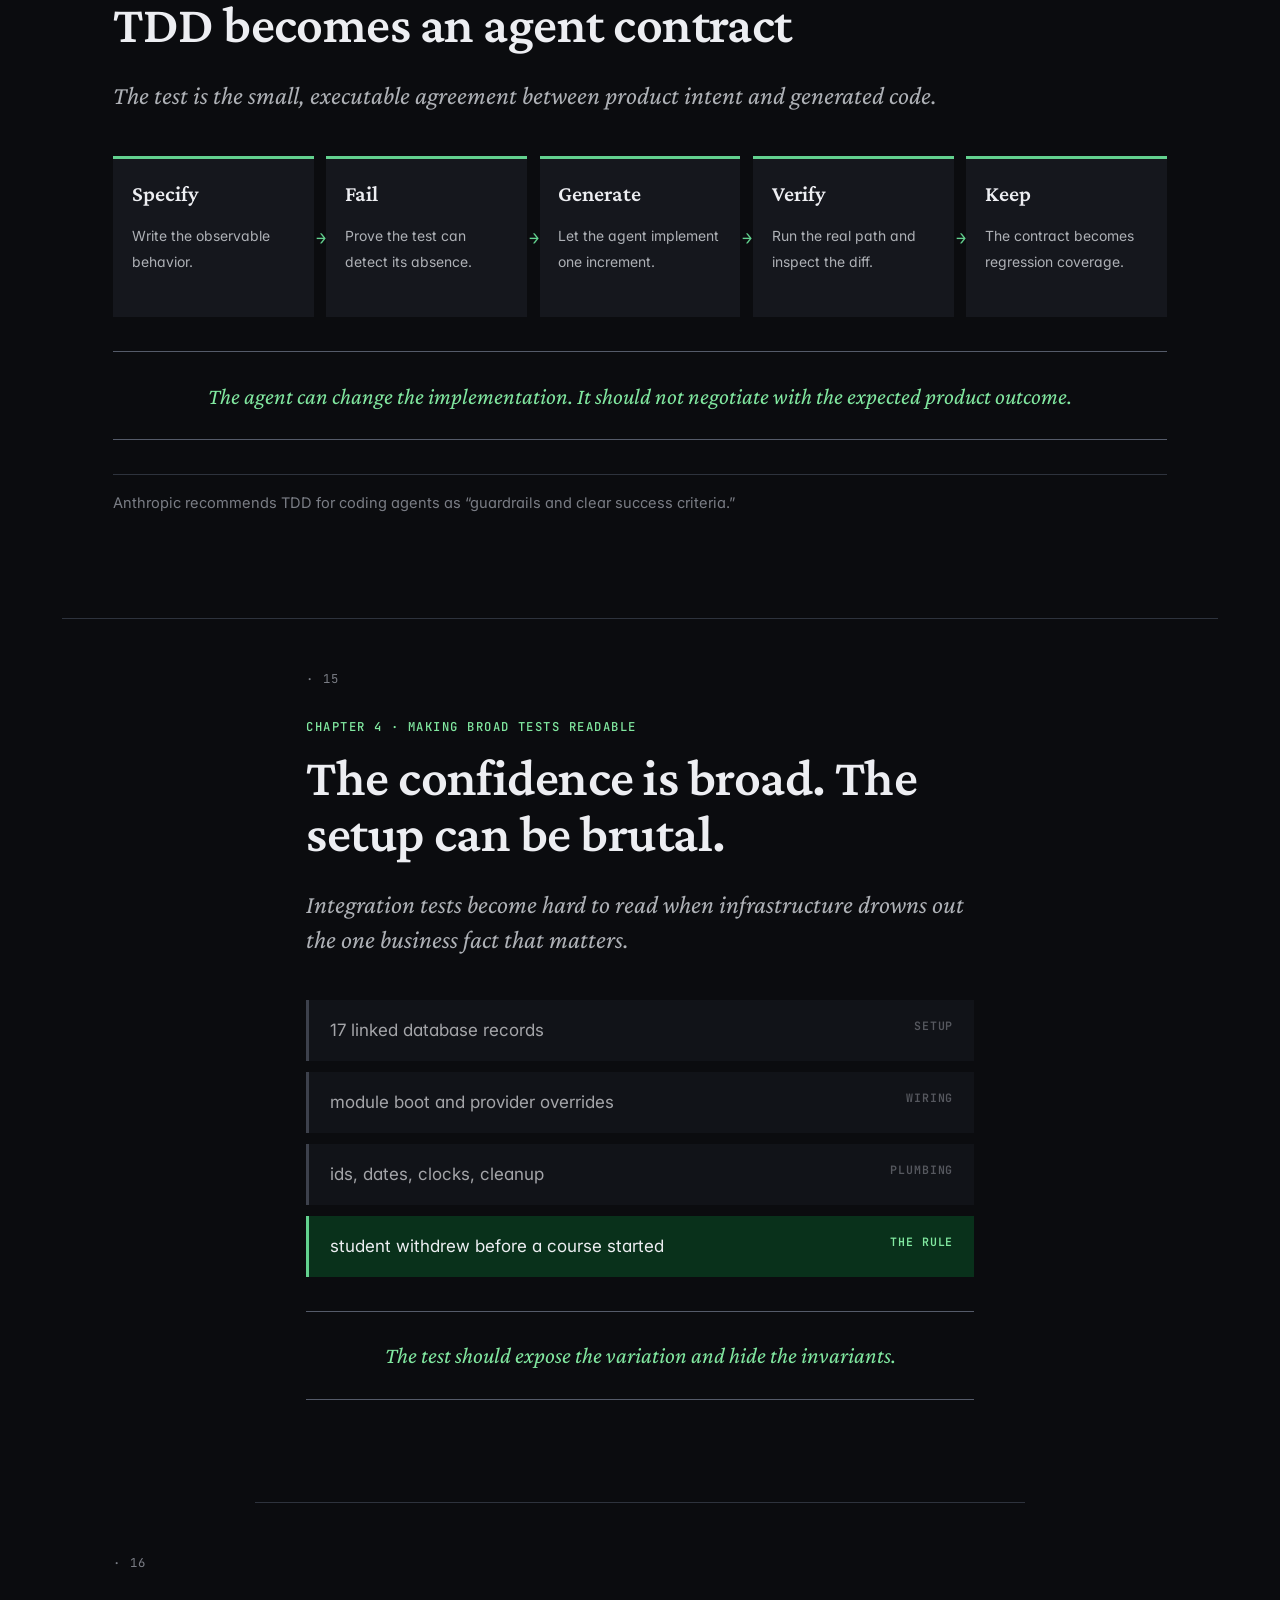
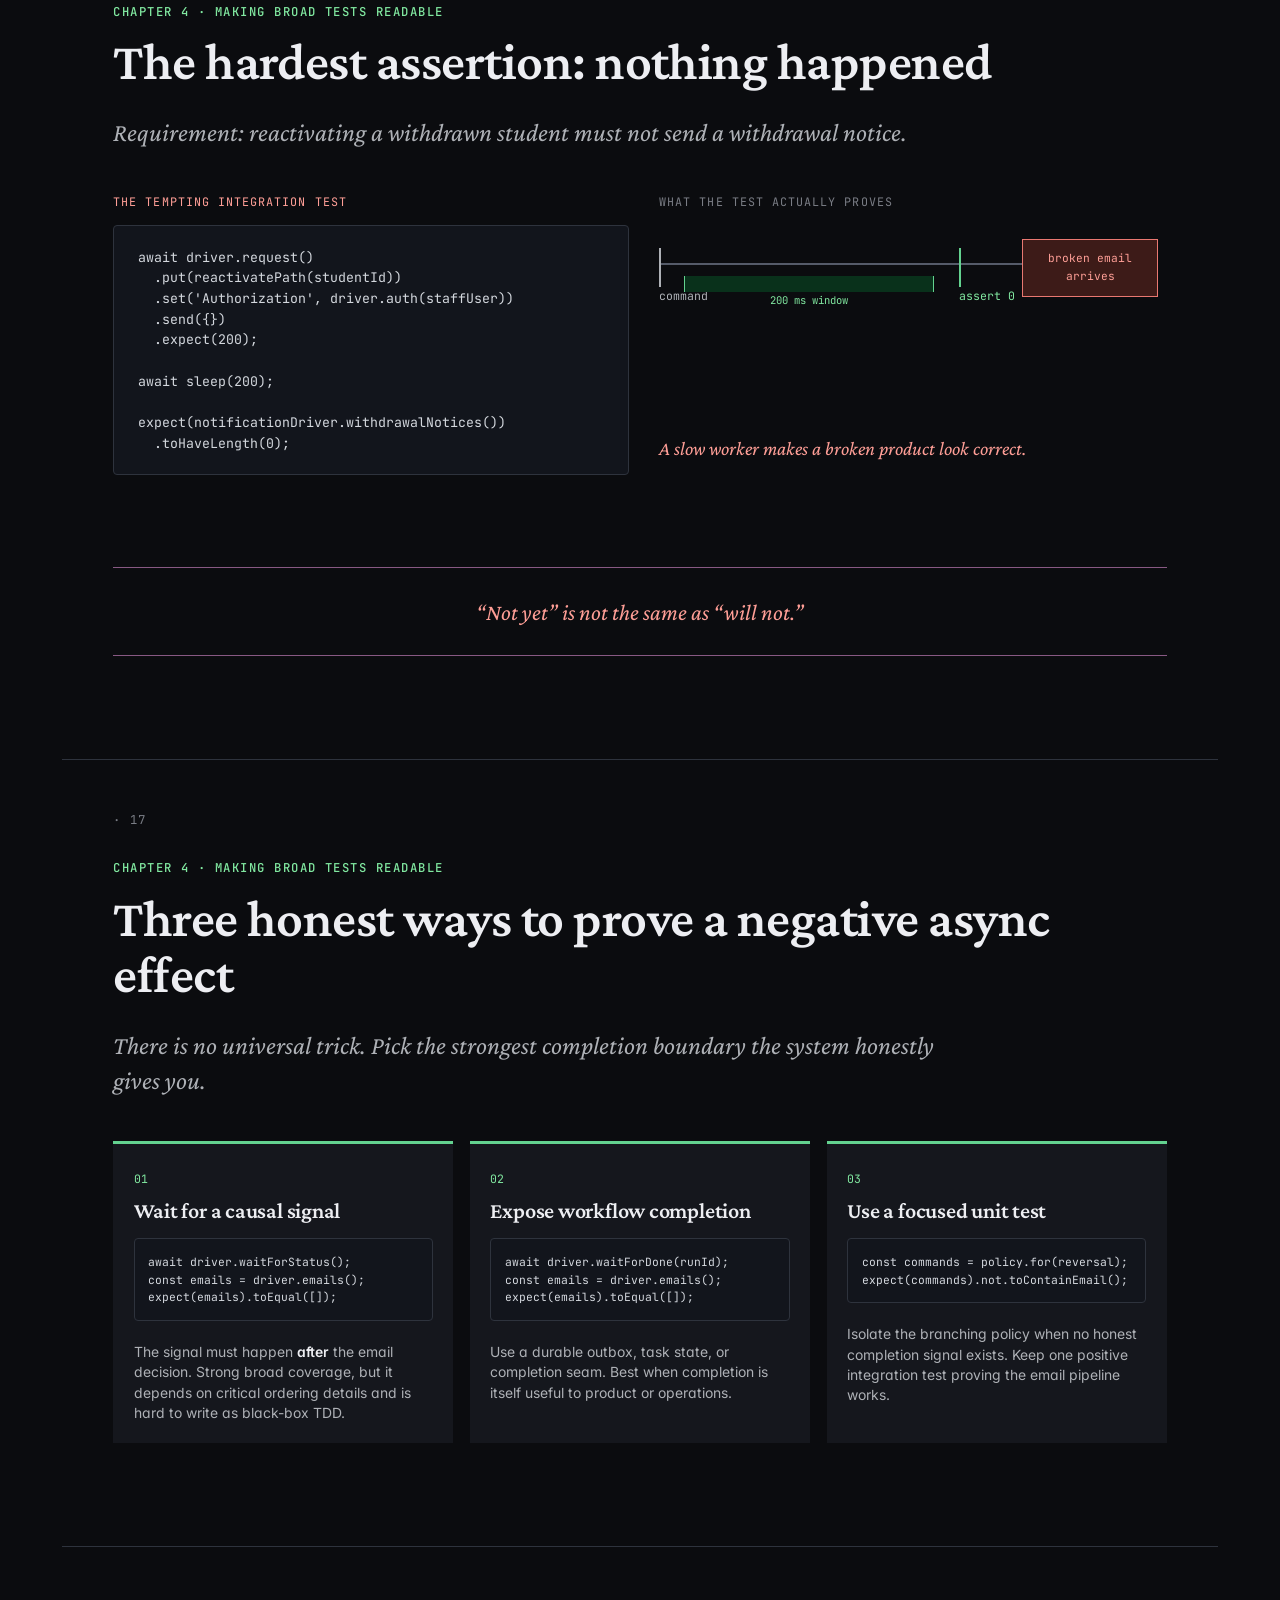
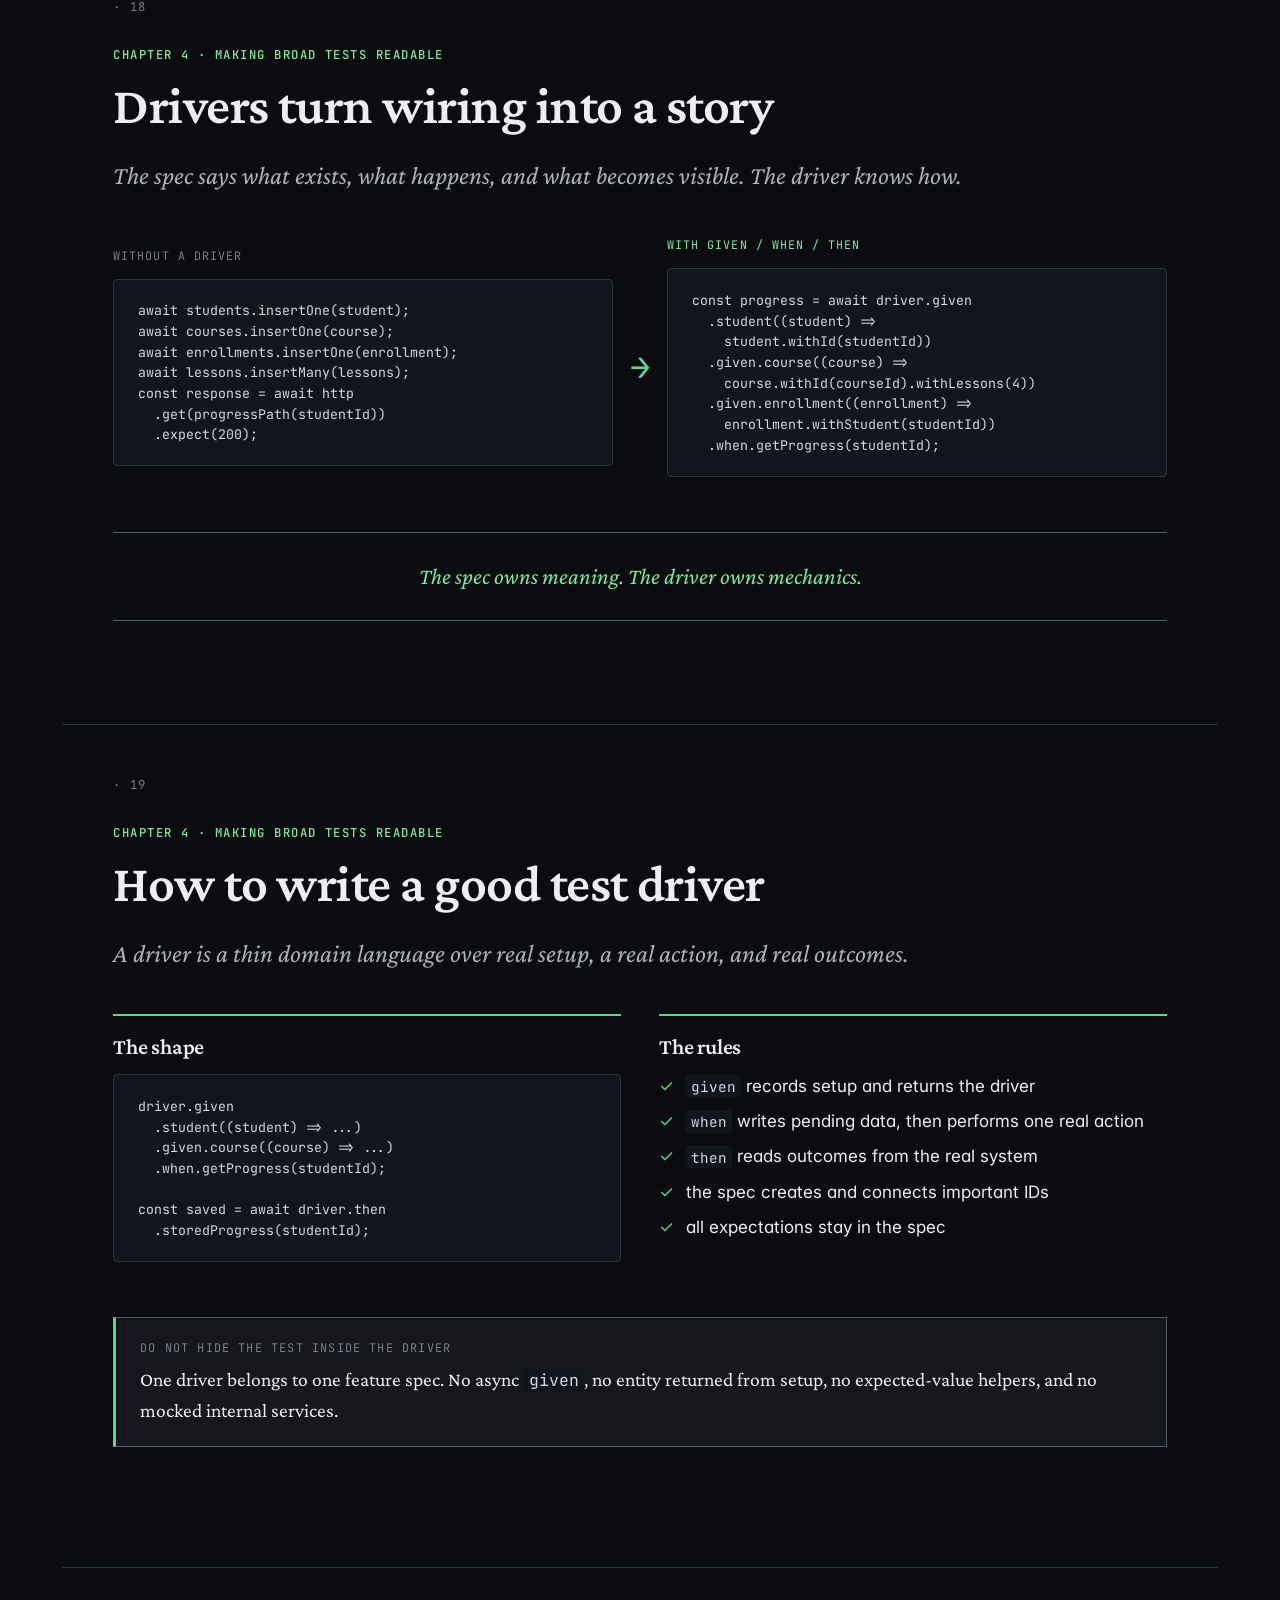
<file: testing-in-the-ai-era/index.html>
<!doctype html>
<html lang="en">
  <head>
    <meta charset="utf-8" />
    <meta name="viewport" content="width=device-width, initial-scale=1" />
    <title>Testing at the Product Boundary · Testing in the AI Era</title>
    <link rel="icon" type="image/svg+xml" href="data:image/svg+xml;utf8,<svg xmlns='http://www.w3.org/2000/svg' viewBox='0 0 512 512'><rect width='512' height='512' rx='112' fill='%2319191e'/><path d='M104 268 L 208 372 L 414 150' fill='none' stroke='%2355d68f' stroke-width='42' stroke-linecap='round' stroke-linejoin='round'/><circle cx='104' cy='268' r='42' fill='none' stroke='%23e57770' stroke-width='12'/></svg>" />
    <link rel="preconnect" href="https://fonts.googleapis.com" />
    <link rel="preconnect" href="https://fonts.gstatic.com" crossorigin />
    <link
      href="https://fonts.googleapis.com/css2?family=Crimson+Pro:ital,wght@0,400;0,600;1,400&family=Inter:wght@400;500;600&family=JetBrains+Mono:wght@400;500&display=swap"
      rel="stylesheet"
    />
    <link rel="stylesheet" href="index.css" />
  </head>
  <body>
    <main>
      <section class="slide" id="title" data-slide="1">
        <svg
          class="hero"
          viewBox="0 0 560 360"
          xmlns="http://www.w3.org/2000/svg"
          role="img"
          aria-label="A test path crossing several system boundaries and ending in a green observable outcome"
        >
          <defs>
            <linearGradient id="hero-line" x1="0%" y1="50%" x2="100%" y2="50%">
              <stop offset="0%" stop-color="oklch(0.58 0.02 264)" />
              <stop offset="100%" stop-color="oklch(0.82 0.15 155)" />
            </linearGradient>
            <radialGradient id="hero-glow" cx="86%" cy="50%" r="28%">
              <stop offset="0%" stop-color="oklch(0.78 0.14 155 / 0.34)" />
              <stop offset="100%" stop-color="oklch(0.78 0.14 155 / 0)" />
            </radialGradient>
          </defs>
          <rect width="560" height="360" rx="40" fill="oklch(0.2 0.012 270)" />
          <rect width="560" height="360" rx="40" fill="url(#hero-glow)" />
          <path d="M68 180 H474" stroke="url(#hero-line)" stroke-width="6" stroke-linecap="round" />
          <g fill="oklch(0.22 0.014 270)" stroke="oklch(0.5 0.02 264)" stroke-width="3">
            <circle cx="96" cy="180" r="30" />
            <circle cx="236" cy="180" r="30" />
            <circle cx="376" cy="180" r="30" />
          </g>
          <g fill="oklch(0.82 0.15 155)" font-family="JetBrains Mono, monospace" font-size="14" text-anchor="middle">
            <text x="96" y="185">API</text>
            <text x="236" y="185">APP</text>
            <text x="376" y="185">DB</text>
          </g>
          <circle cx="484" cy="180" r="45" fill="oklch(0.25 0.05 155)" stroke="oklch(0.78 0.14 155)" stroke-width="4" />
          <path d="M462 181 l 15 15 l 30 -34" fill="none" stroke="oklch(0.86 0.15 152)" stroke-width="9" stroke-linecap="round" stroke-linejoin="round" />
          <text x="276" y="270" fill="oklch(0.62 0.01 264)" font-family="JetBrains Mono, monospace" font-size="13" text-anchor="middle" letter-spacing="2">ONE ACTION · REAL PATH · OBSERVABLE RESULT</text>
        </svg>
        <p class="eyebrow">Testing in the AI era</p>
        <h1>Testing at the Product Boundary</h1>
        <p class="subtitle">
          Test what the product promises, through the highest realistic entry point.
        </p>
        <p class="meta">Or Eliyahu · July 2026</p>
      </section>

      <section class="slide" id="executable-intent" data-slide="2">
        <h2><span class="kicker">Chapter 1 · What tests are for</span>A test is executable product intent</h2>
        <p class="lede">
          A good test says what the system promises. Then it proves the promise on every run.
        </p>

        <div class="promise">
          <span class="promise-label">When</span>
          <p>a staff member reactivates a withdrawn student</p>
          <span class="promise-label">Then</span>
          <p>the student becomes active, the change is recorded, and no withdrawal notice is sent</p>
        </div>

        <div class="two-col compact">
          <div class="col bad">
            <h3>Wiring statement</h3>
            <p><code>expect(emailService.send).not.toHaveBeenCalled()</code></p>
            <p class="muted">Describes one implementation.</p>
          </div>
          <div class="col">
            <h3>Product statement</h3>
            <p><code>expect(withdrawalNotices).toEqual([])</code></p>
            <p class="muted">Describes what an observer sees.</p>
          </div>
        </div>

        <p class="callout">Test the promise, not the route the code currently takes.</p>
      </section>

      <section class="slide wide" id="pyramid" data-slide="3">
        <h2><span class="kicker">Chapter 1 · What tests are for</span>The classic test pyramid</h2>
        <p class="lede">
          The layers differ by entry point and how much of the real system they include.
        </p>

        <div class="pyramid-layout">
          <div class="pyramid" aria-label="Test pyramid with unit tests at the base, integration tests in the middle, and end-to-end tests at the top">
            <div class="pyramid-layer e2e"><strong>E2E</strong><span>client entry</span></div>
            <div class="pyramid-layer integration"><strong>Integration</strong><span>HTTP or CLI entry</span></div>
            <div class="pyramid-layer unit"><strong>Unit</strong><span>class or function entry</span></div>
          </div>
          <div class="definitions">
            <div class="definition">
              <span class="definition-mark">01</span>
              <p><strong>Unit</strong> isolates one function or class. Collaborators are removed or mocked.</p>
            </div>
            <div class="definition">
              <span class="definition-mark">02</span>
              <p><strong>Integration</strong> starts where the real user or caller starts: an HTTP API or command-line input.</p>
            </div>
            <div class="definition">
              <span class="definition-mark">03</span>
              <p><strong>E2E</strong> is integration from the client app: browser, mobile app, or another client.</p>
            </div>
          </div>
        </div>

        <p class="footnote">
          “Unit” and “integration” are fuzzy labels. The useful question is: <strong>which real boundary did we cross?</strong>
        </p>
      </section>

      <section class="slide" id="old-constraint" data-slide="4">
        <h2><span class="kicker">Chapter 1 · What tests are for</span>The pyramid optimized for an old constraint</h2>
        <p class="lede">
          Broad tests were expensive to write, slow to run, and easy to break. So teams bought speed with isolation.
        </p>

        <div class="constraint-equation">
          <div class="equation-term">
            <span class="big-number">Many</span>
            <span>cheap unit tests</span>
          </div>
          <span class="equation-sign">+</span>
          <div class="equation-term">
            <span class="big-number">Few</span>
            <span>expensive broad tests</span>
          </div>
          <span class="equation-sign">=</span>
          <div class="equation-term result">
            <span class="big-number">Fast</span>
            <span>enough feedback</span>
          </div>
        </div>

        <p>
          That trade was rational. But it was never a law of software. It was a response to the <strong>cost of broad tests</strong>.
        </p>

        <p class="footnote">
          Martin Fowler's test pyramid makes the same cost argument: broad tests should be fewer when they are slow and brittle.
        </p>
      </section>

      <section class="slide" id="confidence-bottleneck" data-slide="5">
        <h2><span class="kicker">Chapter 2 · The AI-era inversion</span>AI made code cheap. Confidence is still expensive.</h2>
        <p class="lede">
          An agent can produce ten implementations before a human has finished reviewing one.
        </p>

        <div class="meters">
          <div class="meter-row">
            <span class="meter-label">Code generation</span>
            <div class="meter"><span style="width: 96%"></span></div>
            <span class="meter-value">minutes</span>
          </div>
          <div class="meter-row">
            <span class="meter-label">Human review</span>
            <div class="meter slow"><span style="width: 42%"></span></div>
            <span class="meter-value">hours</span>
          </div>
          <div class="meter-row">
            <span class="meter-label">Production learning</span>
            <div class="meter danger"><span style="width: 18%"></span></div>
            <span class="meter-value">days</span>
          </div>
        </div>

        <p class="callout">The bottleneck moved from writing code to knowing whether the code is right.</p>
      </section>

      <section class="slide wide" id="lying-unit" data-slide="6">
        <h2><span class="kicker">Chapter 2 · The AI-era inversion</span>Anatomy of a lying unit test</h2>
        <p class="lede">
          This pattern comes from a real test. Names are shortened; the structure is unchanged.
        </p>

        <div class="code-compare">
          <div>
            <p class="code-label bad-label">Arrange the answers</p>
<pre><code>const accountStore = {
  find: jest.fn().mockResolvedValue(fakeAccount),
};
const notifier = {
  sync: jest.fn().mockResolvedValue({ success: true }),
};
const internalCommands = captureCommands();</code></pre>
          </div>
          <div>
            <p class="code-label bad-label">Assert the calls</p>
<pre><code>await handler.execute(request);

expect(notifier.sync).toHaveBeenCalled();
expect(internalCommands).toContainEqual(
  expect.any(UpdateAccessCommand),
);</code></pre>
          </div>
        </div>

        <div class="mock-loop">
          <span>Mock says “account exists”</span>
          <span>→</span>
          <span>code sends command</span>
          <span>→</span>
          <span>test checks command</span>
        </div>

        <p class="callout danger-callout">We gave the test the answer. It proved that the code repeated it.</p>
      </section>

      <section class="slide wide" id="missing-proof" data-slide="7">
        <h2><span class="kicker">Chapter 2 · The AI-era inversion</span>Everything that unit test did not prove</h2>
        <p class="lede">
          Every red break below can ship while the mock-heavy unit test stays green.
        </p>

        <ol class="path broken-path">
          <li class="hop broken">
            <span class="hop-num">Unproven</span>
            <span class="hop-label">Auth + input</span>
            <span class="hop-detail">The request may never reach the handler.</span>
          </li>
          <li class="hop broken">
            <span class="hop-num">Unproven</span>
            <span class="hop-label">Route wiring</span>
            <span class="hop-detail">The request may call the wrong code.</span>
          </li>
          <li class="hop broken">
            <span class="hop-num">Unproven</span>
            <span class="hop-label">Real account read</span>
            <span class="hop-detail">The query may use the wrong key.</span>
          </li>
          <li class="hop broken">
            <span class="hop-num">Unproven</span>
            <span class="hop-label">Database write</span>
            <span class="hop-detail">The update may match zero records.</span>
          </li>
          <li class="hop broken">
            <span class="hop-num">Unproven</span>
            <span class="hop-label">Downstream work</span>
            <span class="hop-detail">The background job may do nothing.</span>
          </li>
          <li class="hop broken">
            <span class="hop-num">Unproven</span>
            <span class="hop-label">Final state</span>
            <span class="hop-detail">Access and notifications may stay wrong.</span>
          </li>
        </ol>

        <div class="piece danger-piece">
          <p class="piece-label">A second common shape</p>
          <p class="piece-body">
            Mock a query → mock a publisher → assert both mocks were called. The test knows the route, but never checks the destination.
          </p>
        </div>
      </section>

      <section class="slide" id="ai-amplifies" data-slide="8">
        <h2><span class="kicker">Chapter 2 · The AI-era inversion</span>AI amplifies false confidence</h2>
        <p class="lede">
          Agents are excellent at copying visible structure. A mock-heavy test exposes the structure and the expected answer together.
        </p>

        <div class="feedback-loops">
          <div class="loop bad-loop">
            <p class="loop-title">Closed implementation loop</p>
            <ol>
              <li>Read the current code.</li>
              <li>Mock every collaborator.</li>
              <li>Assert the same calls.</li>
              <li>Report high coverage.</li>
            </ol>
            <p class="loop-result">Fast green. Weak evidence.</p>
          </div>
          <div class="loop good-loop">
            <p class="loop-title">Independent product loop</p>
            <ol>
              <li>Read the requirement.</li>
              <li>Seed the real preconditions.</li>
              <li>Act through the public boundary.</li>
              <li>Assert the visible result.</li>
            </ol>
            <p class="loop-result">Useful green. Refactor freedom.</p>
          </div>
        </div>
      </section>

      <section class="slide wide" id="new-default" data-slide="9">
        <h2><span class="kicker">Chapter 2 · The AI-era inversion</span>The new default: one real action, all visible effects</h2>
        <p class="lede">
          A real example calls a staff HTTP endpoint and checks what the whole system leaves behind.
        </p>

        <div class="integration-story">
          <div class="story-act">
            <span class="story-tag">Act once</span>
<pre><code>await driver.request()
  .put(path)
  .set('Authorization', auth)
  .send({ notes })
  .expect(200);</code></pre>
          </div>
          <div class="story-asserts">
            <span class="story-tag">Observe broadly</span>
            <ul class="check-list">
              <li>status changed back to active</li>
              <li>audit record stored with the reason</li>
              <li>analytics recorded the status change</li>
              <li>no withdrawal document sent to the student records system</li>
              <li>no withdrawal notice sent to the student</li>
            </ul>
          </div>
        </div>

        <p class="footnote">
          Analytics, email, and task transport are captured at their external delivery seams. Everything inside the application stays real.
        </p>
      </section>

      <section class="slide wide" id="test-travel" data-slide="10">
        <h2><span class="kicker">Chapter 2 · The AI-era inversion</span>How far should one test travel?</h2>
        <p class="lede">
          Start as high as practical. Stop only where production leaves your control.
        </p>

        <ol class="path journey">
          <li class="hop real">
            <span class="hop-num">Entry</span>
            <span class="hop-label">HTTP or CLI</span>
            <span class="hop-detail">Real request and validation.</span>
          </li>
          <li class="hop real">
            <span class="hop-num">Real</span>
            <span class="hop-label">Request routing</span>
            <span class="hop-detail">Production route and input validation.</span>
          </li>
          <li class="hop real">
            <span class="hop-num">Real</span>
            <span class="hop-label">Handlers + services</span>
            <span class="hop-detail">Business rules and orchestration.</span>
          </li>
          <li class="hop real">
            <span class="hop-num">Real</span>
            <span class="hop-label">Database</span>
            <span class="hop-detail">Reads, writes, indexes, serialization.</span>
          </li>
          <li class="hop seam">
            <span class="hop-num">Seam</span>
            <span class="hop-label">External delivery</span>
            <span class="hop-detail">Capture email, queue, analytics, object storage.</span>
          </li>
        </ol>

        <div class="boundary-rule">
          <span class="boundary-brace">}</span>
          <p><strong>Real inside.</strong><br />Controlled at the edge.</p>
        </div>
      </section>

      <section class="slide" id="exceptions" data-slide="11">
        <h2><span class="kicker">Chapter 2 · The AI-era inversion</span>Unit tests still have a job</h2>
        <p class="lede">
          “Last resort” does not mean “never.” It means every lower-level test needs a concrete reason.
        </p>

        <div class="reason-grid">
          <div class="reason-card">
            <span class="reason-icon">ƒ</span>
            <h3>Pure logic</h3>
            <p>A formula, parser, state machine, or date calculation with no collaborators.</p>
          </div>
          <div class="reason-card">
            <span class="reason-icon">×N</span>
            <h3>Large input matrix</h3>
            <p>Hundreds of combinations where broad setup adds cost but no confidence.</p>
          </div>
          <div class="reason-card">
            <span class="reason-icon">!</span>
            <h3>Unreachable failure</h3>
            <p>A precise error path that cannot be triggered honestly through a public boundary.</p>
          </div>
          <div class="reason-card">
            <span class="reason-icon">∅</span>
            <h3>Async absence</h3>
            <p>A negative side-effect rule with no observable completion signal.</p>
          </div>
        </div>

        <p class="callout">Choose the lowest level that adds evidence—not the lowest level that is easy to mock.</p>
      </section>

      <section class="slide" id="requirement-distance" data-slide="12">
        <h2><span class="kicker">Chapter 3 · Humans and agents</span>Closer to the requirement. Farther from the implementation.</h2>
        <p class="lede">
          The closer a test reads to product language, the harder it is for an incorrect implementation to satisfy by accident.
        </p>

        <div class="distance-scale">
          <div class="distance-end implementation">
            <span class="distance-title">Implementation</span>
            <code>calls updateStatus()</code>
            <code>dispatches command X</code>
            <code>invokes email mock</code>
          </div>
          <div class="distance-line">
            <span class="distance-marker"></span>
          </div>
          <div class="distance-end requirement">
            <span class="distance-title">Product requirement</span>
            <strong>“Reactivating a withdrawn student restores access without sending a withdrawal notice.”</strong>
          </div>
        </div>

        <ul class="benefit-list">
          <li><strong>Refactors become cheap:</strong> internal calls may change while the promise stays fixed.</li>
          <li><strong>Reviews become clear:</strong> the test explains the behavior without a tour of the code.</li>
          <li><strong>Missing requirements become visible:</strong> vague outcomes cannot hide behind mock assertions.</li>
        </ul>
      </section>

      <section class="slide wide" id="contract-moves-with-product" data-slide="13">
        <h2><span class="kicker">Chapter 3 · Humans and agents</span>The contract moves only when the product moves</h2>
        <p class="lede">
          Two real changes to the same learning journey—the student progress page—show the difference.
        </p>

        <div class="two-col history-cols">
          <div class="col">
            <p class="history-label">Internal optimization</p>
            <h3>Optimize the whole feature. Keep every test.</h3>
<pre><code>5 production files changed
+237 / -167 lines

repeated scans + sorts
        ↓
indexed lookups

integration spec: 0 lines changed</code></pre>
            <p>
              Registration, lesson, and exam lookups became faster. Every product outcome stayed fixed, so the behavior suite stayed <strong>byte-for-byte unchanged</strong>.
            </p>
          </div>
          <div class="col changed">
            <p class="history-label">Small product requirement</p>
            <h3>Change the promise. Change the test.</h3>
<pre><code><span class="removed">- drops a failed withdrawn attempt</span>
<span class="added">+ keeps a failed withdrawn attempt</span>

<span class="removed">- not.toContain(attemptId)</span>
<span class="added">+ toContain(attemptId)</span>

<span class="added">+ progressionEnded: true</span></code></pre>
            <p>
              The product now showed a past failed attempt instead of hiding it. The agent had to make that behavior change visible in the test diff.
            </p>
          </div>
        </div>

        <p class="callout">
          Implementation change: tests stay still. Product change: tests must move.
        </p>

        <p class="footnote">
          Repository history: performance rewrite <code>e8f3b6d2</code>; behavior change <code>912d3930</code> and <code>568bdf4c</code>.
        </p>
      </section>

      <section class="slide wide" id="tdd-agent-contract" data-slide="14">
        <h2><span class="kicker">Chapter 3 · Humans and agents</span>TDD becomes an agent contract</h2>
        <p class="lede">
          The test is the small, executable agreement between product intent and generated code.
        </p>

        <ol class="tdd-cycle">
          <li>
            <span class="cycle-word">Specify</span>
            <span class="cycle-detail">Write the observable behavior.</span>
          </li>
          <li>
            <span class="cycle-word">Fail</span>
            <span class="cycle-detail">Prove the test can detect its absence.</span>
          </li>
          <li>
            <span class="cycle-word">Generate</span>
            <span class="cycle-detail">Let the agent implement one increment.</span>
          </li>
          <li>
            <span class="cycle-word">Verify</span>
            <span class="cycle-detail">Run the real path and inspect the diff.</span>
          </li>
          <li>
            <span class="cycle-word">Keep</span>
            <span class="cycle-detail">The contract becomes regression coverage.</span>
          </li>
        </ol>

        <p class="callout">
          The agent can change the implementation. It should not negotiate with the expected product outcome.
        </p>

        <p class="footnote">
          Anthropic recommends TDD for coding agents as “guardrails and clear success criteria.”
        </p>
      </section>

      <section class="slide" id="integration-readability" data-slide="15">
        <h2><span class="kicker">Chapter 4 · Making broad tests readable</span>The confidence is broad. The setup can be brutal.</h2>
        <p class="lede">
          Integration tests become hard to read when infrastructure drowns out the one business fact that matters.
        </p>

        <div class="noise-stack">
          <div class="noise-row loud"><span>17 linked database records</span><strong>setup</strong></div>
          <div class="noise-row loud"><span>module boot and provider overrides</span><strong>wiring</strong></div>
          <div class="noise-row loud"><span>ids, dates, clocks, cleanup</span><strong>plumbing</strong></div>
          <div class="noise-row signal"><span>student withdrew before a course started</span><strong>the rule</strong></div>
        </div>

        <p class="callout">The test should expose the variation and hide the invariants.</p>
      </section>

      <section class="slide wide" id="async-absence" data-slide="16">
        <h2><span class="kicker">Chapter 4 · Making broad tests readable</span>The hardest assertion: nothing happened</h2>
        <p class="lede">
          Requirement: reactivating a withdrawn student must not send a withdrawal notice.
        </p>

        <div class="code-compare">
          <div>
            <p class="code-label bad-label">The tempting integration test</p>
<pre><code>await driver.request()
  .put(reactivatePath(studentId))
  .set('Authorization', driver.auth(staffUser))
  .send({})
  .expect(200);

await sleep(200);

expect(notificationDriver.withdrawalNotices())
  .toHaveLength(0);</code></pre>
          </div>
          <div class="timeline-wrap">
            <p class="code-label">What the test actually proves</p>
            <div class="timeline">
              <span class="tick start">command</span>
              <span class="window">200 ms window</span>
              <span class="tick assertion">assert 0</span>
              <span class="late-email">broken email arrives</span>
            </div>
            <p class="timeline-caption">
              A slow worker makes a broken product look correct.
            </p>
          </div>
        </div>

        <p class="callout danger-callout">“Not yet” is not the same as “will not.”</p>
      </section>

      <section class="slide wide" id="prove-negative" data-slide="17">
        <h2><span class="kicker">Chapter 4 · Making broad tests readable</span>Three honest ways to prove a negative async effect</h2>
        <p class="lede">
          There is no universal trick. Pick the strongest completion boundary the system honestly gives you.
        </p>

        <div class="solution-grid">
          <div class="solution-card">
            <span class="solution-number">01</span>
            <h3>Wait for a causal signal</h3>
<pre><code>await driver.waitForStatus();
const emails = driver.emails();
expect(emails).toEqual([]);</code></pre>
            <p>
              The signal must happen <strong>after</strong> the email decision. Strong broad coverage, but it depends on critical ordering details and is hard to write as black-box TDD.
            </p>
          </div>
          <div class="solution-card">
            <span class="solution-number">02</span>
            <h3>Expose workflow completion</h3>
<pre><code>await driver.waitForDone(runId);
const emails = driver.emails();
expect(emails).toEqual([]);</code></pre>
            <p>
              Use a durable outbox, task state, or completion seam. Best when completion is itself useful to product or operations.
            </p>
          </div>
          <div class="solution-card">
            <span class="solution-number">03</span>
            <h3>Use a focused unit test</h3>
<pre><code>const commands = policy.for(reversal);
expect(commands).not.toContainEmail();</code></pre>
            <p>
              Isolate the branching policy when no honest completion signal exists. Keep one positive integration test proving the email pipeline works.
            </p>
          </div>
        </div>
      </section>

      <section class="slide wide" id="drivers" data-slide="18">
        <h2><span class="kicker">Chapter 4 · Making broad tests readable</span>Drivers turn wiring into a story</h2>
        <p class="lede">
          The spec says what exists, what happens, and what becomes visible. The driver knows how.
        </p>

        <div class="code-story">
          <div class="story-column">
            <p class="code-label">Without a driver</p>
<pre><code>await students.insertOne(student);
await courses.insertOne(course);
await enrollments.insertOne(enrollment);
await lessons.insertMany(lessons);
const response = await http
  .get(progressPath(studentId))
  .expect(200);</code></pre>
          </div>
          <div class="story-arrow">→</div>
          <div class="story-column">
            <p class="code-label good-label">With given / when / then</p>
<pre><code>const progress = await driver.given
  .student((student) =&gt;
    student.withId(studentId))
  .given.course((course) =&gt;
    course.withId(courseId).withLessons(4))
  .given.enrollment((enrollment) =&gt;
    enrollment.withStudent(studentId))
  .when.getProgress(studentId);</code></pre>
          </div>
        </div>

        <p class="callout">The spec owns meaning. The driver owns mechanics.</p>
      </section>

      <section class="slide wide" id="good-driver" data-slide="19">
        <h2><span class="kicker">Chapter 4 · Making broad tests readable</span>How to write a good test driver</h2>
        <p class="lede">
          A driver is a thin domain language over real setup, a real action, and real outcomes.
        </p>

        <div class="two-col builder-cols">
          <div class="col">
            <h3>The shape</h3>
<pre><code>driver.given
  .student((student) =&gt; ...)
  .given.course((course) =&gt; ...)
  .when.getProgress(studentId);

const saved = await driver.then
  .storedProgress(studentId);</code></pre>
          </div>
          <div class="col">
            <h3>The rules</h3>
            <ul class="check-list">
              <li><code>given</code> records setup and returns the driver</li>
              <li><code>when</code> writes pending data, then performs one real action</li>
              <li><code>then</code> reads outcomes from the real system</li>
              <li>the spec creates and connects important IDs</li>
              <li>all expectations stay in the spec</li>
            </ul>
          </div>
        </div>

        <div class="piece">
          <p class="piece-label">Do not hide the test inside the driver</p>
          <p class="piece-body">
            One driver belongs to one feature spec. No async <code>given</code>, no entity returned from setup, no expected-value helpers, and no mocked internal services.
          </p>
        </div>
      </section>

      <section class="slide wide" id="builders-seeders" data-slide="20">
        <h2><span class="kicker">Chapter 4 · Making broad tests readable</span>Builders make valid data. Seeders hide fixed worlds.</h2>
        <p class="lede">
          Two layers remove noise without hiding the condition under test.
        </p>

        <div class="two-col builder-cols">
          <div class="col">
            <h3>Builder: one valid entity</h3>
<pre><code>student
  .withId(studentId)
  .withStudentInformation((info) =&gt;
    info.withProgram(TEST_PROGRAM));</code></pre>
            <p>Owns defaults, shape, nested entities, and meaningful presets.</p>
          </div>
          <div class="col">
            <h3>Local scenario seeder: one fixed world</h3>
<pre><code>studentEnrolledIn(studentId, courseId)
  .given.progress((progress) =&gt;
    progress.withCompletedLessons(2));</code></pre>
            <p>Hides repeated invariants. The test body shows only what changes.</p>
          </div>
        </div>

        <div class="visibility-rule">
          <span>Visible in the test</span>
          <strong>load-bearing variation</strong>
          <span>Hidden in the seeder</span>
          <strong>fixed invariant</strong>
        </div>
      </section>

      <section class="slide wide" id="good-builder" data-slide="21">
        <h2><span class="kicker">Chapter 4 · Making broad tests readable</span>How to write a good builder</h2>
        <p class="lede">
          A builder owns one valid entity. Tests state only the fields that matter.
        </p>

        <div class="two-col builder-cols">
          <div class="col">
            <h3>One predictable shape</h3>
<pre><code>new StudentBuilder()
  .withId(studentId)
  .withProgram('software-engineering')
  .withEnrollment((enrollment) =&gt;
    enrollment
      .withCourse(courseId)
      .withStatus('active'))
  .build();</code></pre>
          </div>
          <div class="col">
            <h3>The rules</h3>
            <ul class="check-list">
              <li>start with valid, boring defaults</li>
              <li>use <code>withField(value)</code> for scalar fields</li>
              <li>use a builder callback for every nested entity</li>
              <li>add setters only when a test varies that field</li>
              <li>add convenience methods only after a repeated real use</li>
            </ul>
          </div>
        </div>

        <p class="callout">
          Never replace a builder with an options object or a hand-written database record.
        </p>
      </section>

      <section class="slide" id="slow-objection" data-slide="22">
        <h2><span class="kicker">Chapter 5 · Making broad tests fast</span>The obvious objection: integration tests are slow</h2>
        <p class="lede">
          A naïve suite rebuilds the world for every spec file.
        </p>

        <div class="boot-stack">
          <div class="boot-card"><span>01</span><strong>Build the application container</strong><small>scan metadata, create dependencies</small></div>
          <div class="boot-card"><span>02</span><strong>Start the backend</strong><small>register routes and request handlers</small></div>
          <div class="boot-card"><span>03</span><strong>Prepare the database</strong><small>clone or run migrations</small></div>
          <div class="boot-card"><span>04</span><strong>Seed and clean</strong><small>create the world, then tear it down</small></div>
        </div>

        <p>
          Repeat that hundreds of times and the suite becomes a tax. Developers respond by skipping tests—or mocking real handlers to make each private app smaller.
        </p>
      </section>

      <section class="slide wide" id="cost-multiplies" data-slide="23">
        <h2><span class="kicker">Chapter 5 · Making broad tests fast</span>The naïve cost multiplies by every file</h2>
        <p class="lede">
          The expensive part is not the assertion. It is rebuilding the same application.
        </p>

        <div class="cost-formula">
          <span class="cost-n">N suites</span>
          <span class="cost-op">×</span>
          <div class="cost-group">
            <span>app boot</span>
            <span>database setup</span>
            <span>teardown</span>
          </div>
          <span class="cost-op">=</span>
          <span class="cost-result">slow feedback</span>
        </div>

        <div class="suite-grid" aria-label="Many test files each booting a separate app">
          <div>spec 01<span>APP + DB</span></div>
          <div>spec 02<span>APP + DB</span></div>
          <div>spec 03<span>APP + DB</span></div>
          <div>spec 04<span>APP + DB</span></div>
          <div>spec 05<span>APP + DB</span></div>
          <div>spec 06<span>APP + DB</span></div>
        </div>

        <p class="callout danger-callout">The architecture of the test harness decides whether good tests are affordable.</p>
      </section>

      <section class="slide wide" id="shared-app" data-slide="24">
        <h2><span class="kicker">Chapter 5 · Making broad tests fast</span>Boot the app once. Isolate the data.</h2>
        <p class="lede">
          Share expensive infrastructure. Keep every scenario independent through ownership.
        </p>

        <div class="shared-harness">
          <div class="shared-core">
            <span class="shared-label">Once per test run</span>
            <strong>Real backend application</strong>
            <strong>Real migrated database</strong>
          </div>
          <div class="shared-lines"></div>
          <div class="shared-specs">
            <div><span>Spec A</span><small>unique ids · own cleanup</small></div>
            <div><span>Spec B</span><small>unique ids · own cleanup</small></div>
            <div><span>Spec C</span><small>unique ids · own cleanup</small></div>
          </div>
        </div>

        <div class="two-col compact">
          <div class="col">
            <h3>Shared</h3>
            <p>App boot, real modules, DB connection, migrations, external seams.</p>
          </div>
          <div class="col">
            <h3>Isolated</h3>
            <p>Fresh IDs, scoped collections, claimed bounded values, exact cleanup receipts.</p>
          </div>
        </div>

        <p class="footnote">
          The app starts once in the test runner's global setup. Each spec only seeds its world, makes a real request, and cleans what it owns.
        </p>
      </section>

      <section class="slide" id="operating-rules" data-slide="25">
        <h2><span class="kicker">Chapter 5 · Making broad tests fast</span>The operating rules</h2>
        <p class="lede">
          Optimize for confidence per test—not tests per class.
        </p>

        <ol class="rules">
          <li><strong>Start at the real product entry point.</strong><span>HTTP API, command-line input, or client app.</span></li>
          <li><strong>Keep internal collaborators real.</strong><span>Seed the state their real handlers read.</span></li>
          <li><strong>Fake only true external delivery.</strong><span>Capture the email, task, analytics event, or file.</span></li>
          <li><strong>Assert exact observable outcomes.</strong><span>State, events, return values, and side effects.</span></li>
          <li><strong>Make async completion deterministic.</strong><span>Never confuse a timeout with proof.</span></li>
          <li><strong>Use unit tests with a concrete reason.</strong><span>Pure logic, large matrices, unreachable paths, or honest negative checks.</span></li>
        </ol>

        <p class="callout final-callout">Seed the real world. Run the real path. Give humans and agents a green worth trusting.</p>

        <div class="sources">
          <span>Read more</span>
          <a href="article.md">Markdown article</a>
          <a href="https://kentcdodds.com/blog/write-tests">Kent C. Dodds · Mostly integration</a>
          <a href="https://martinfowler.com/bliki/TestPyramid.html">Martin Fowler · Test Pyramid</a>
          <a href="https://abseil.io/resources/swe-book/html/ch12.html">Google · Test behavior, not methods</a>
        </div>
      </section>
    </main>
  </body>
</html>
</file>
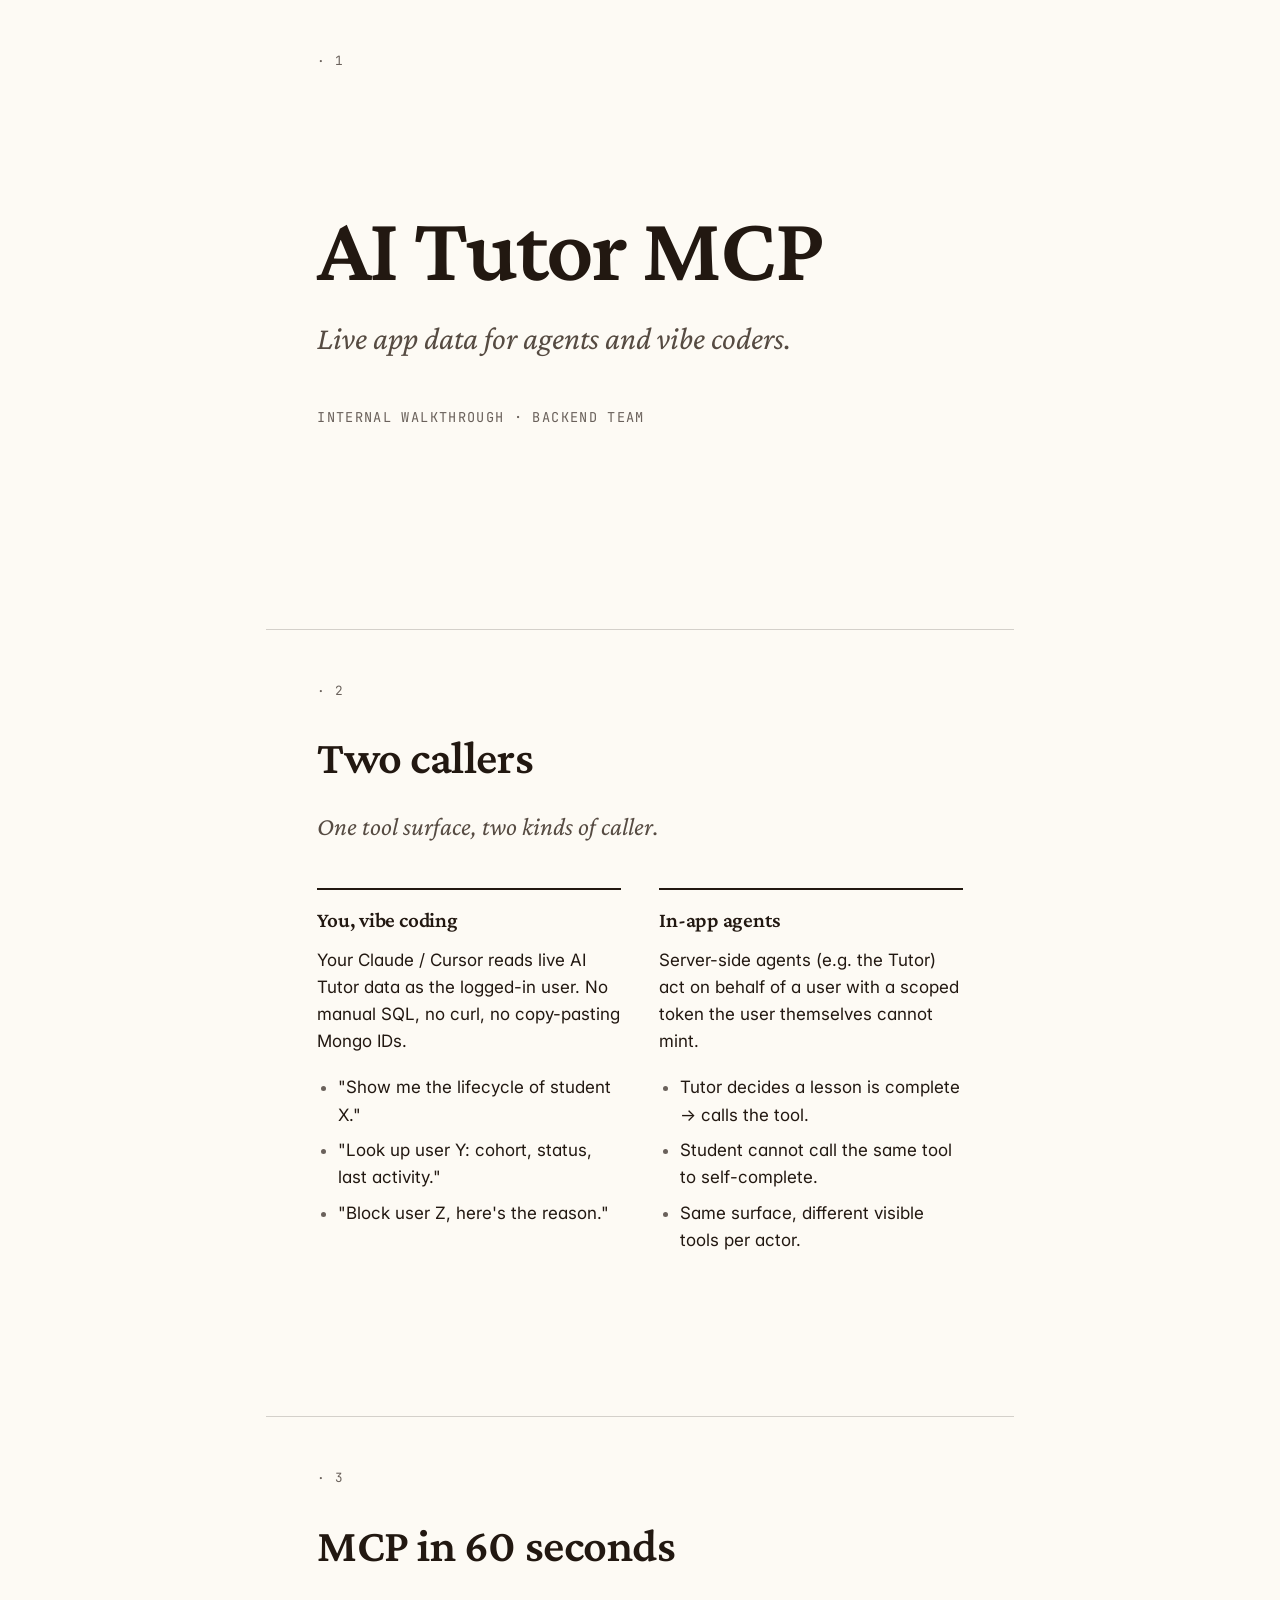
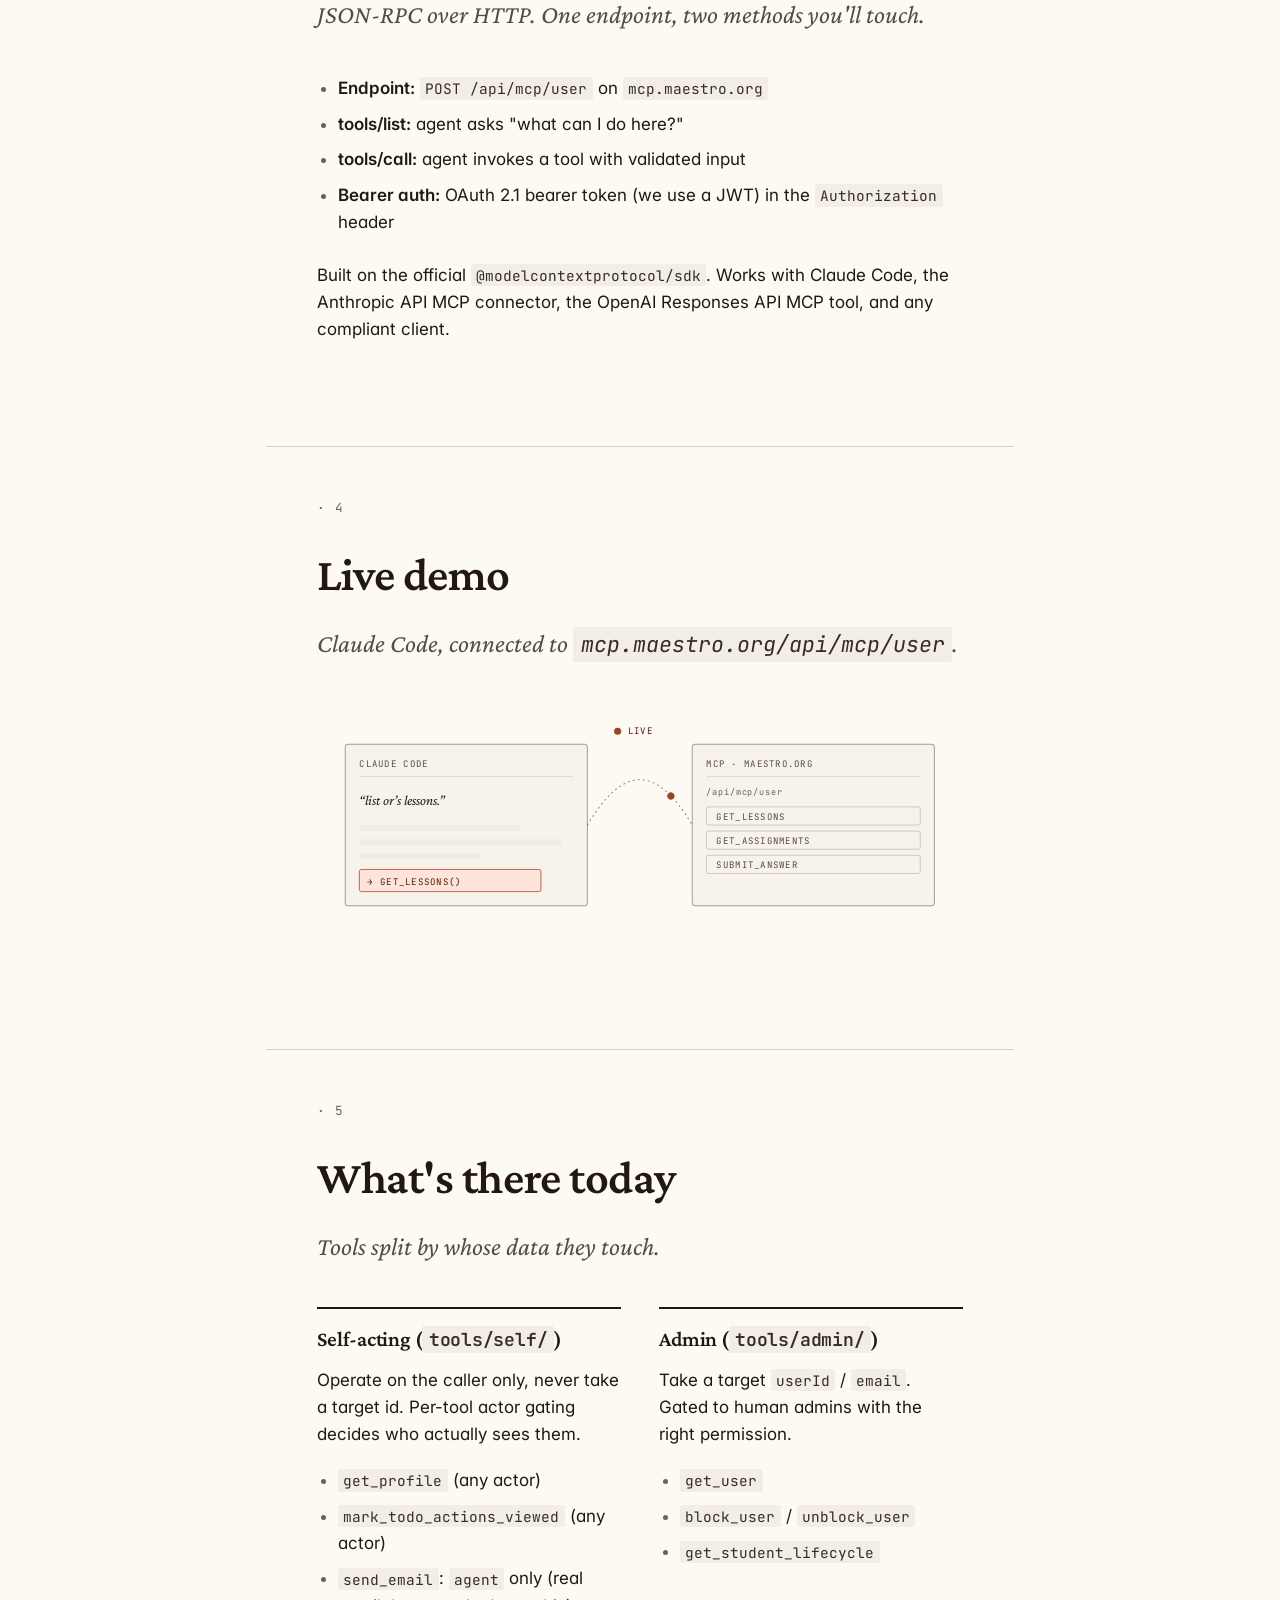
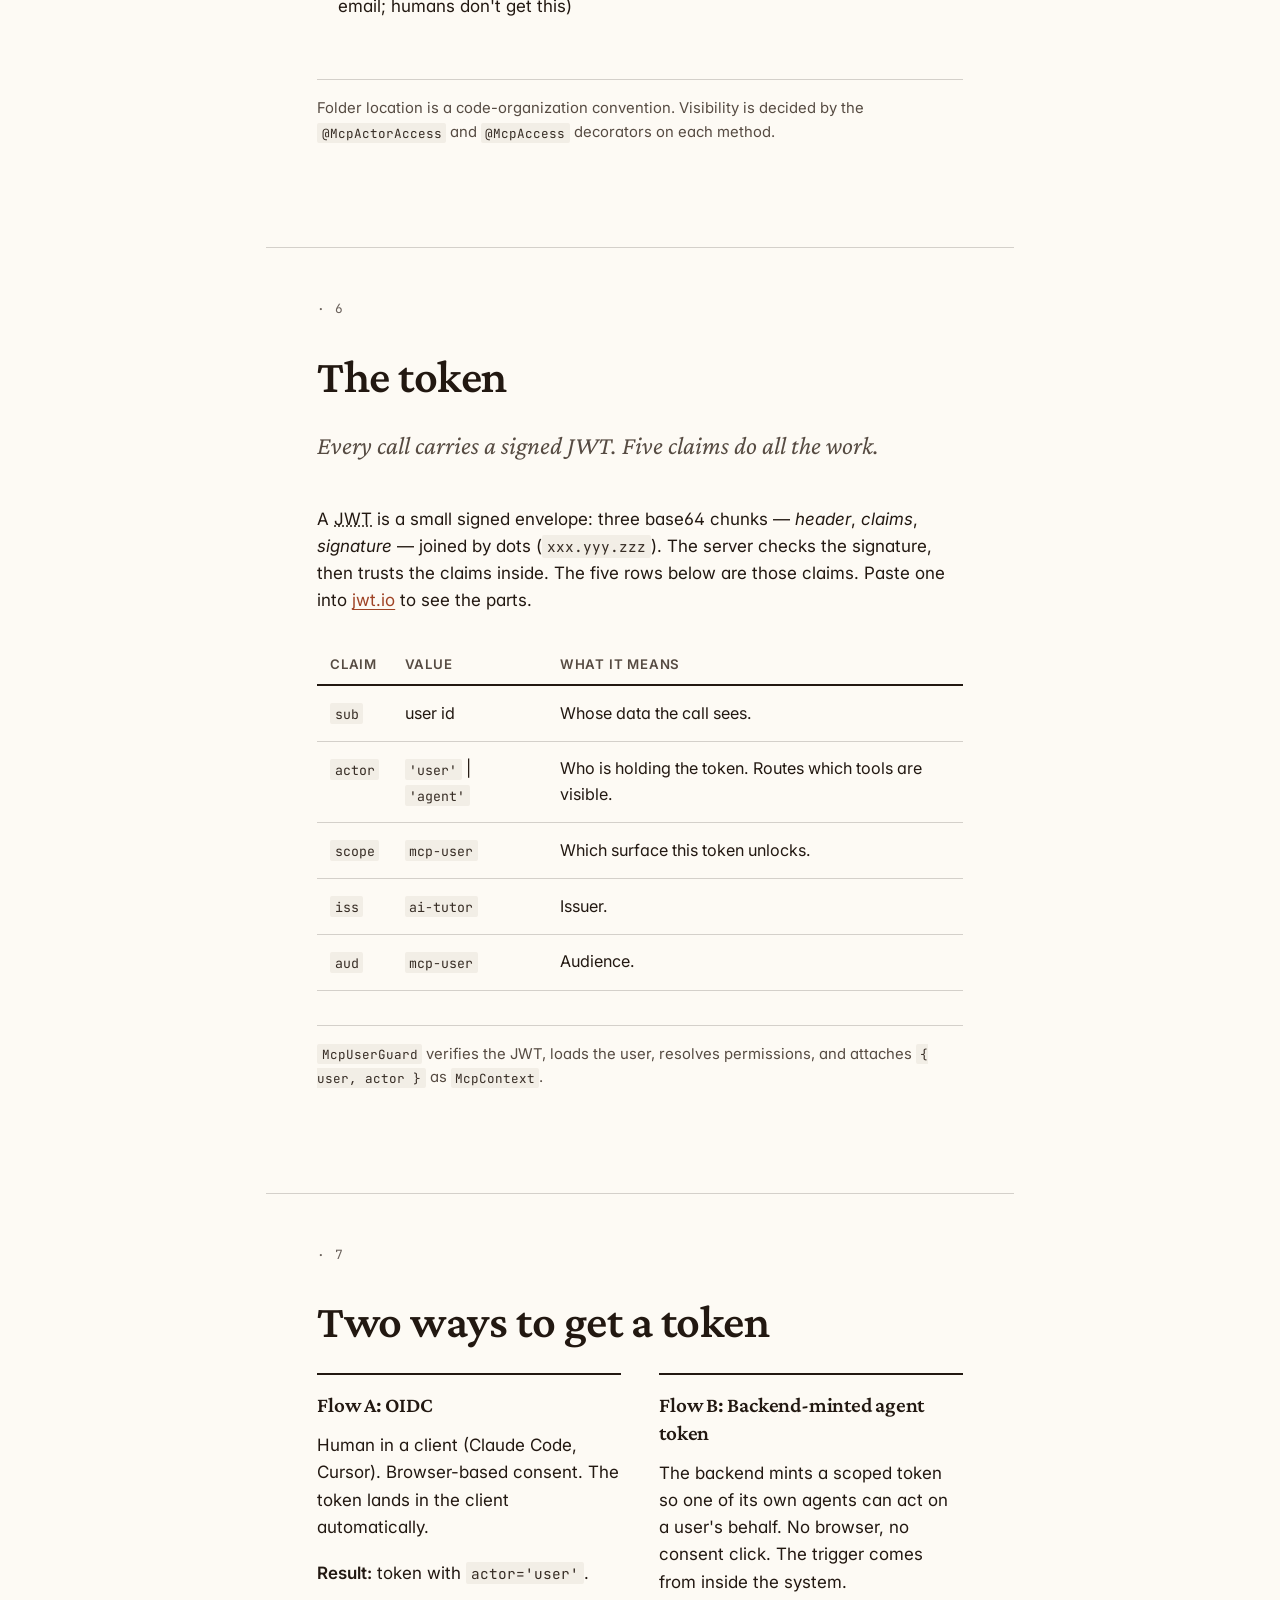
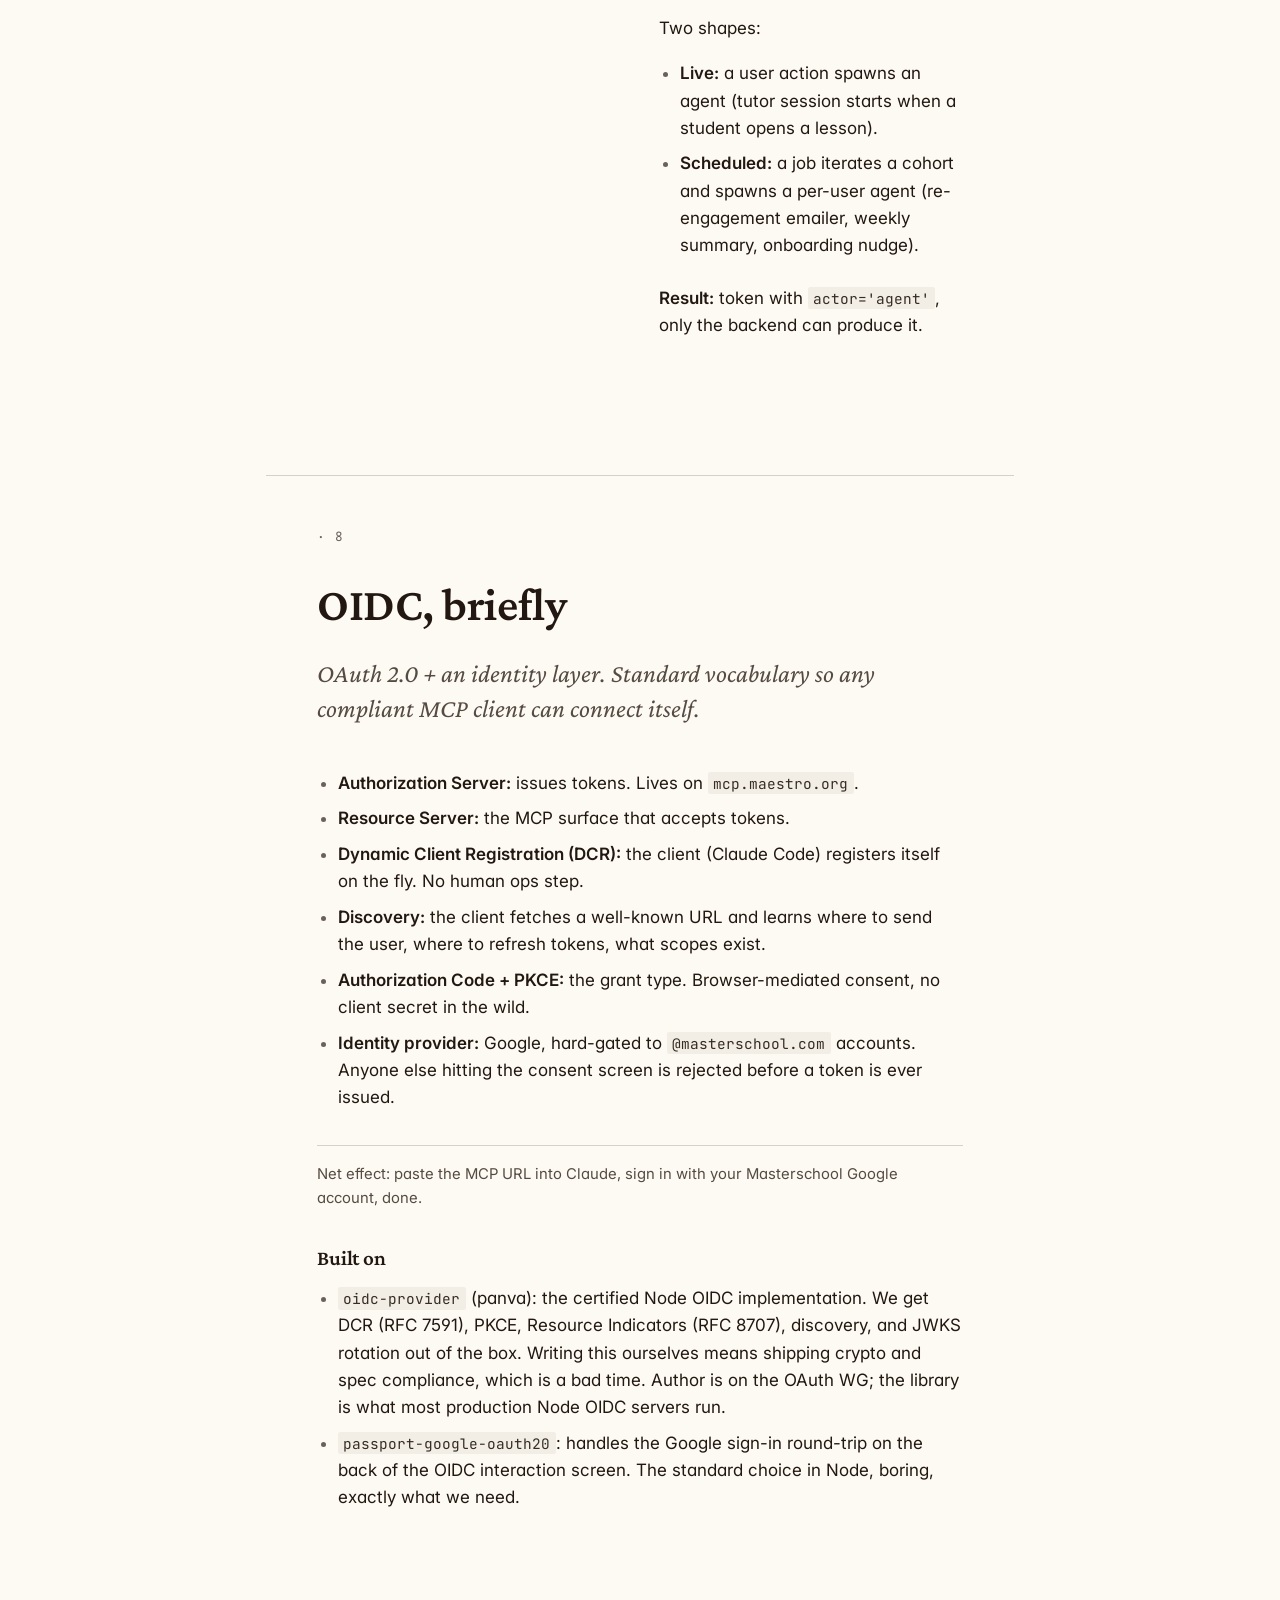
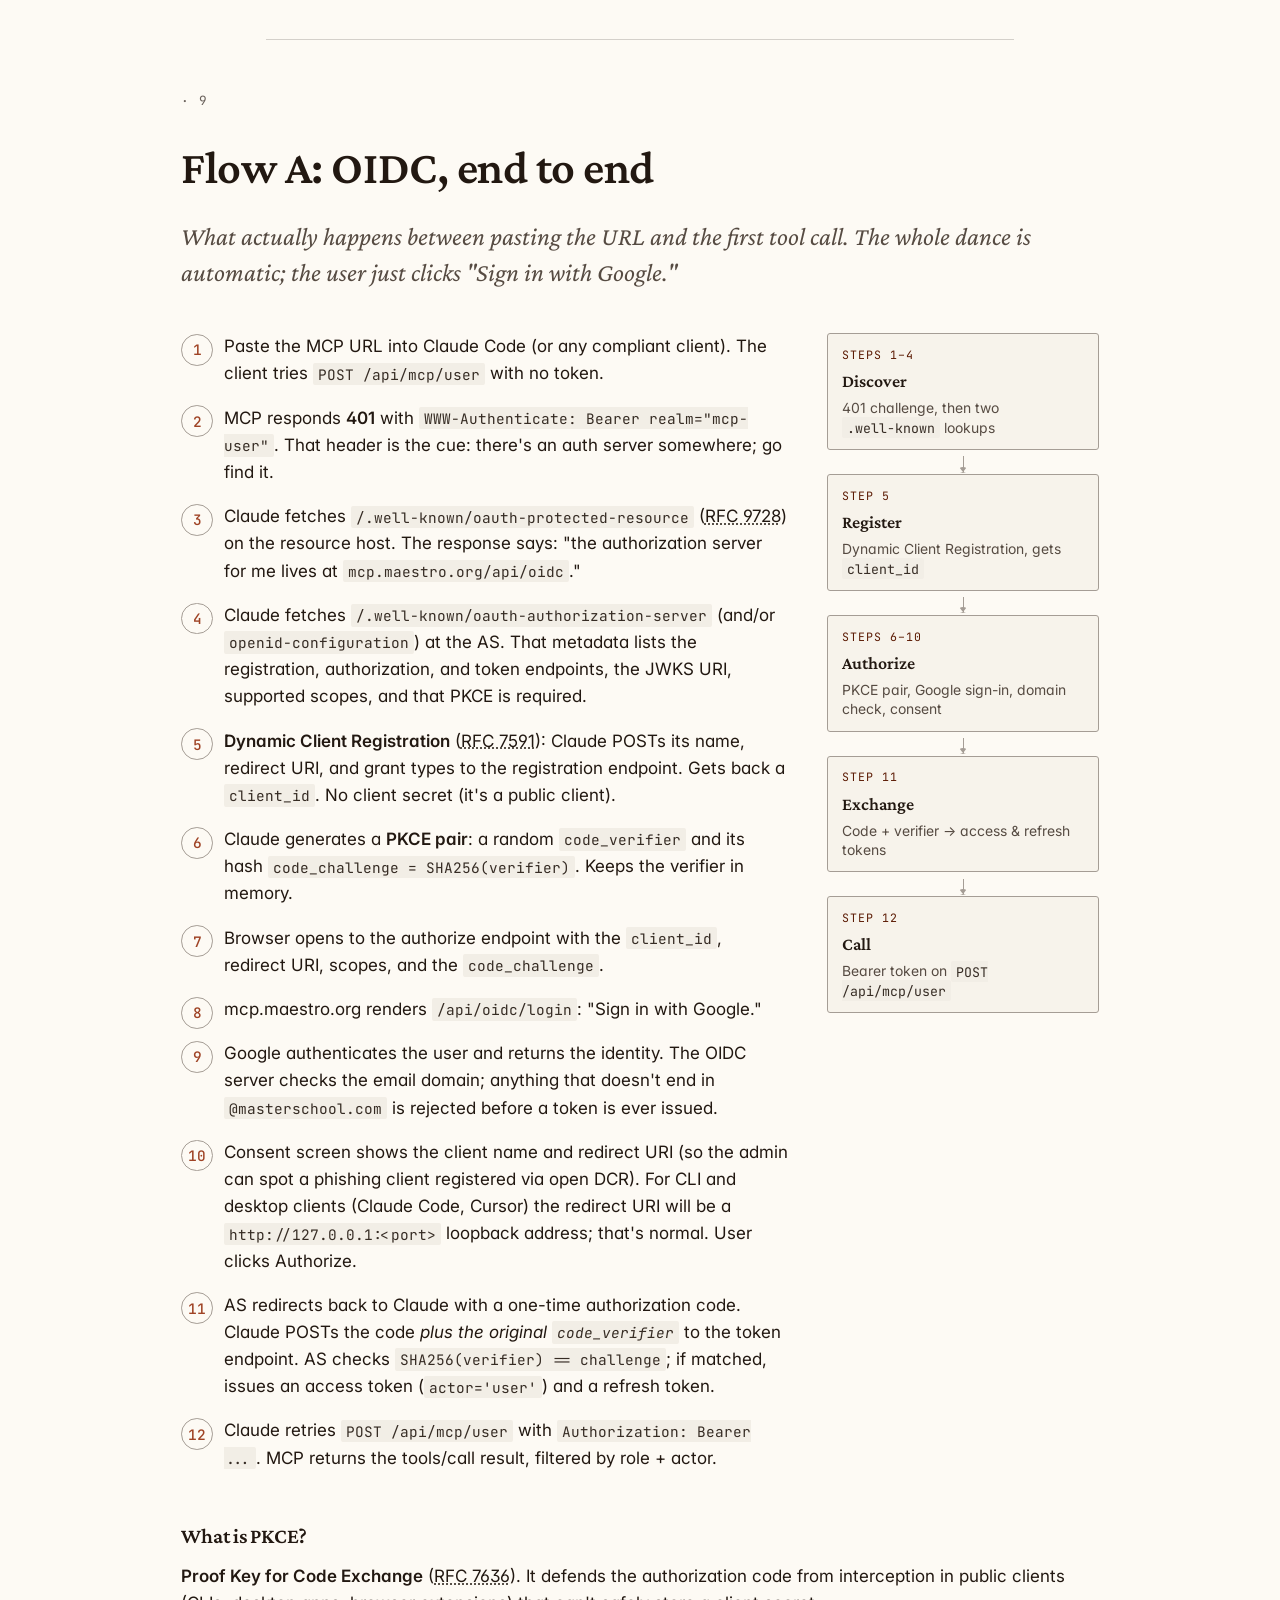
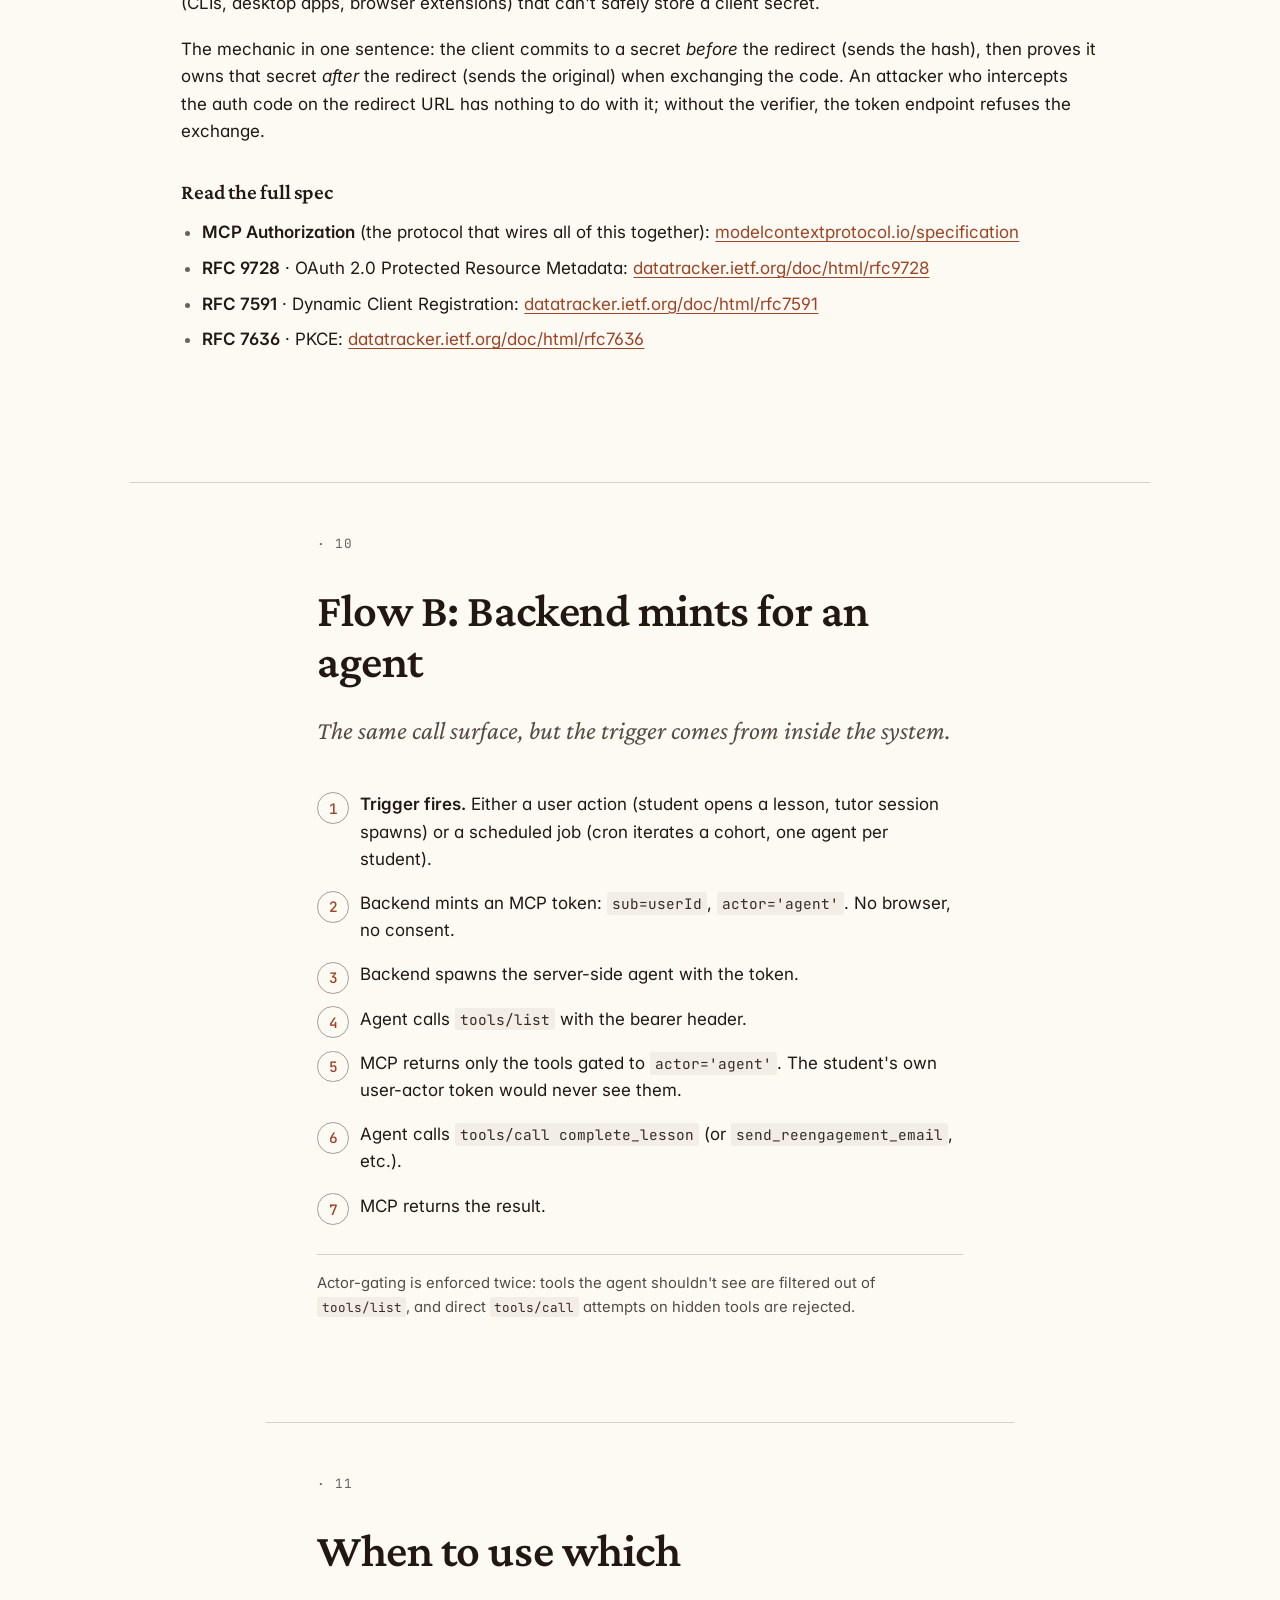
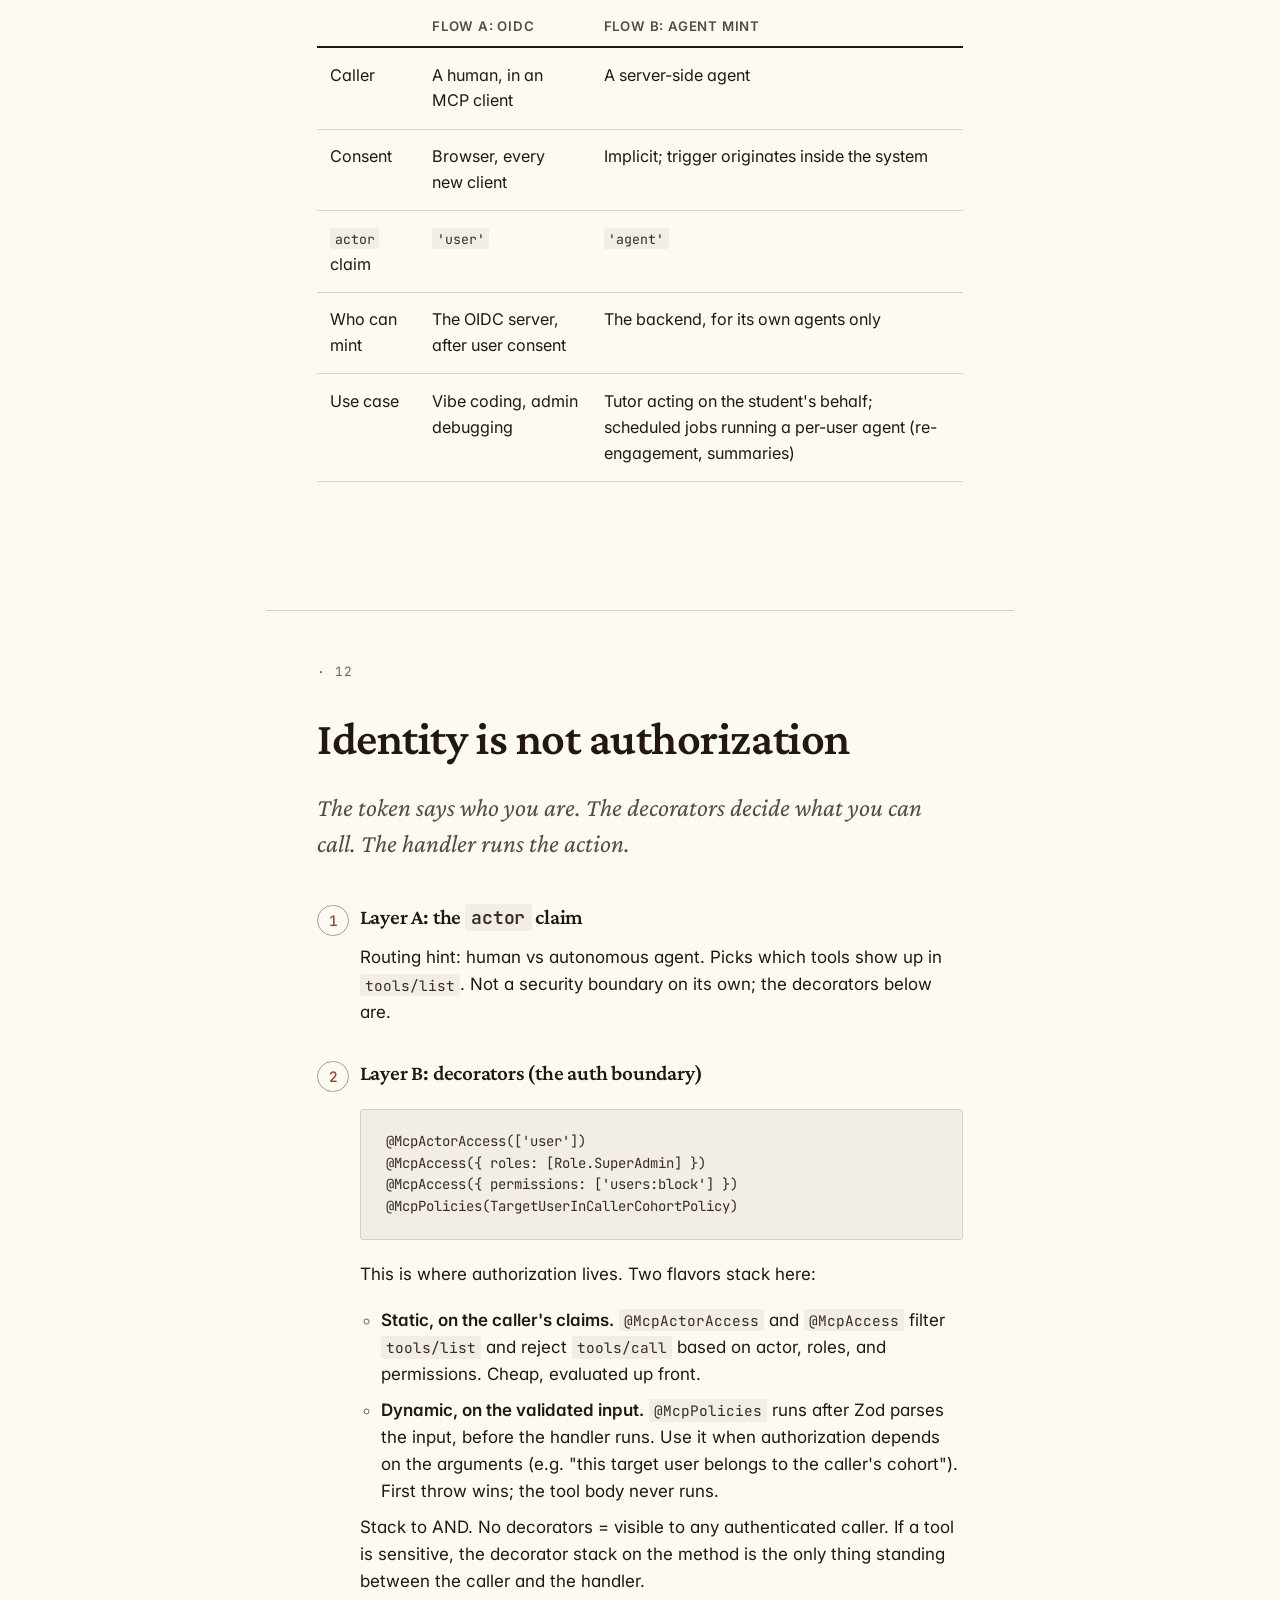
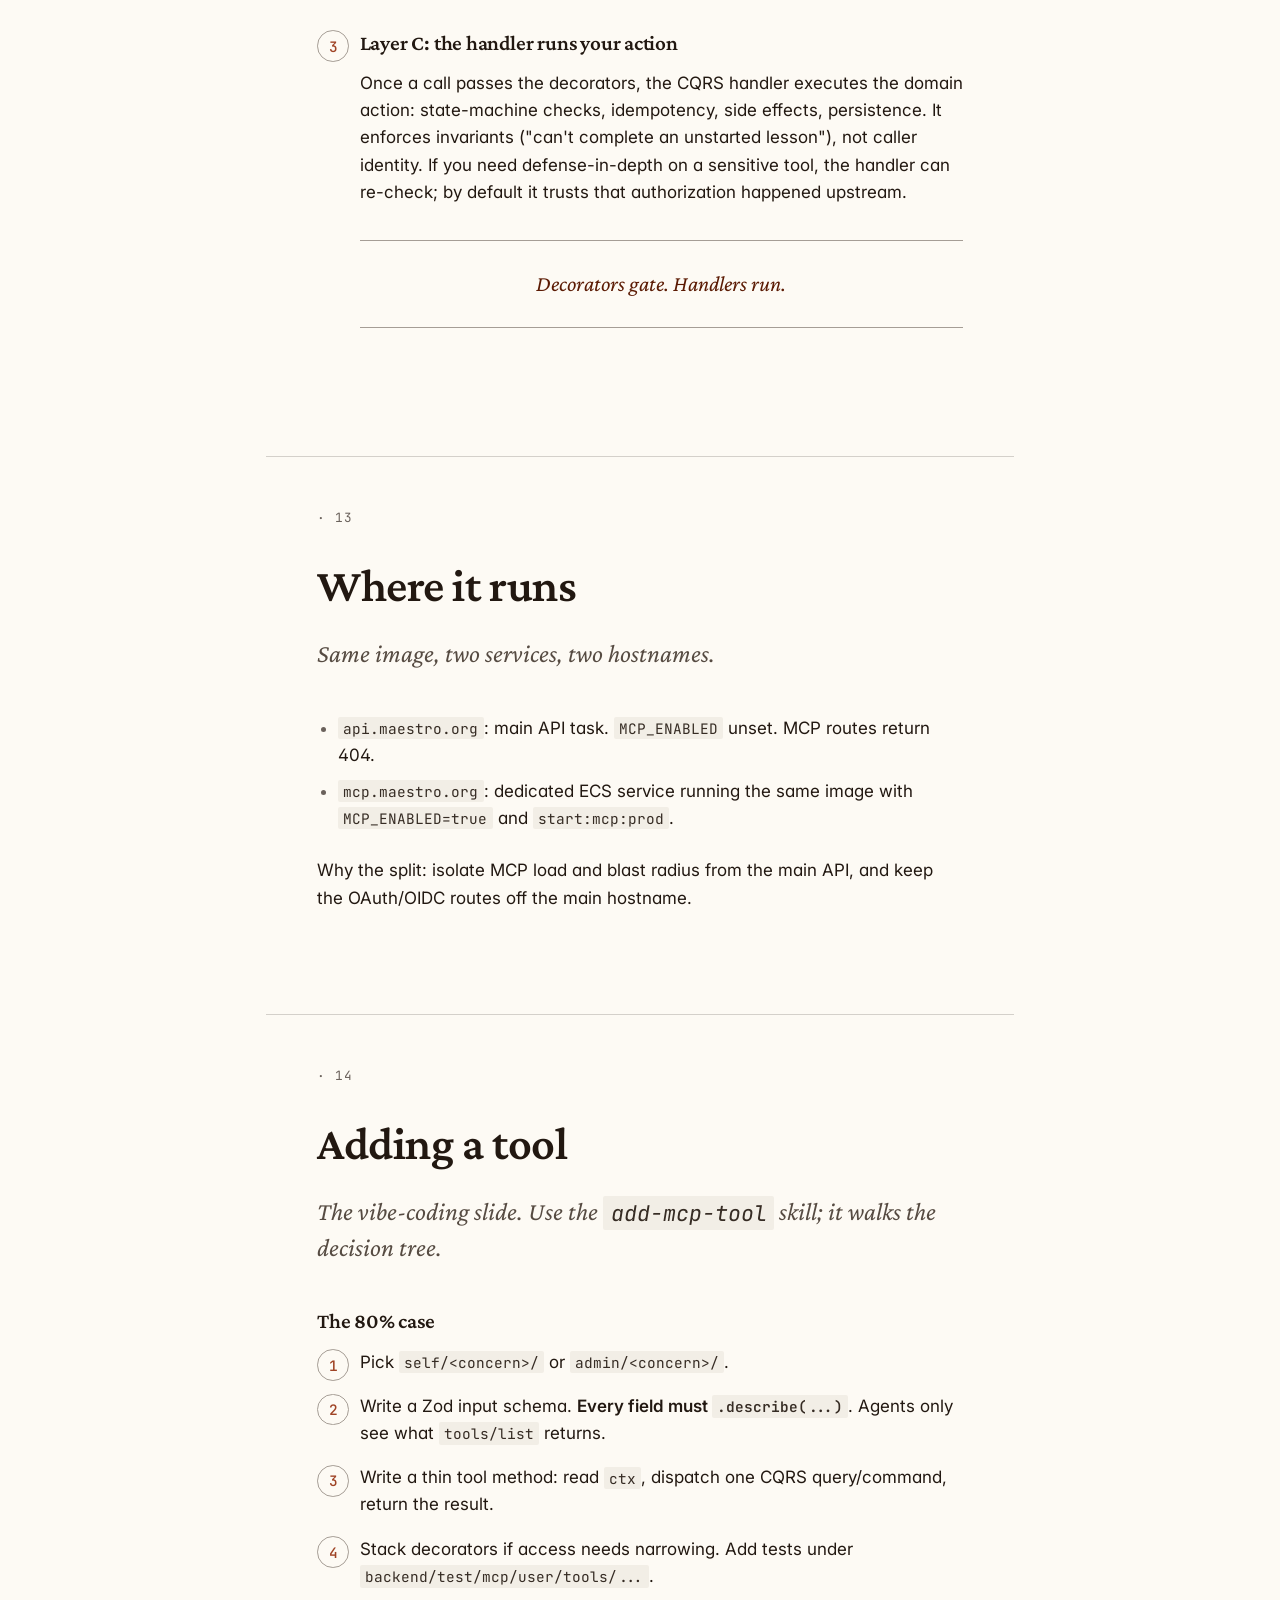
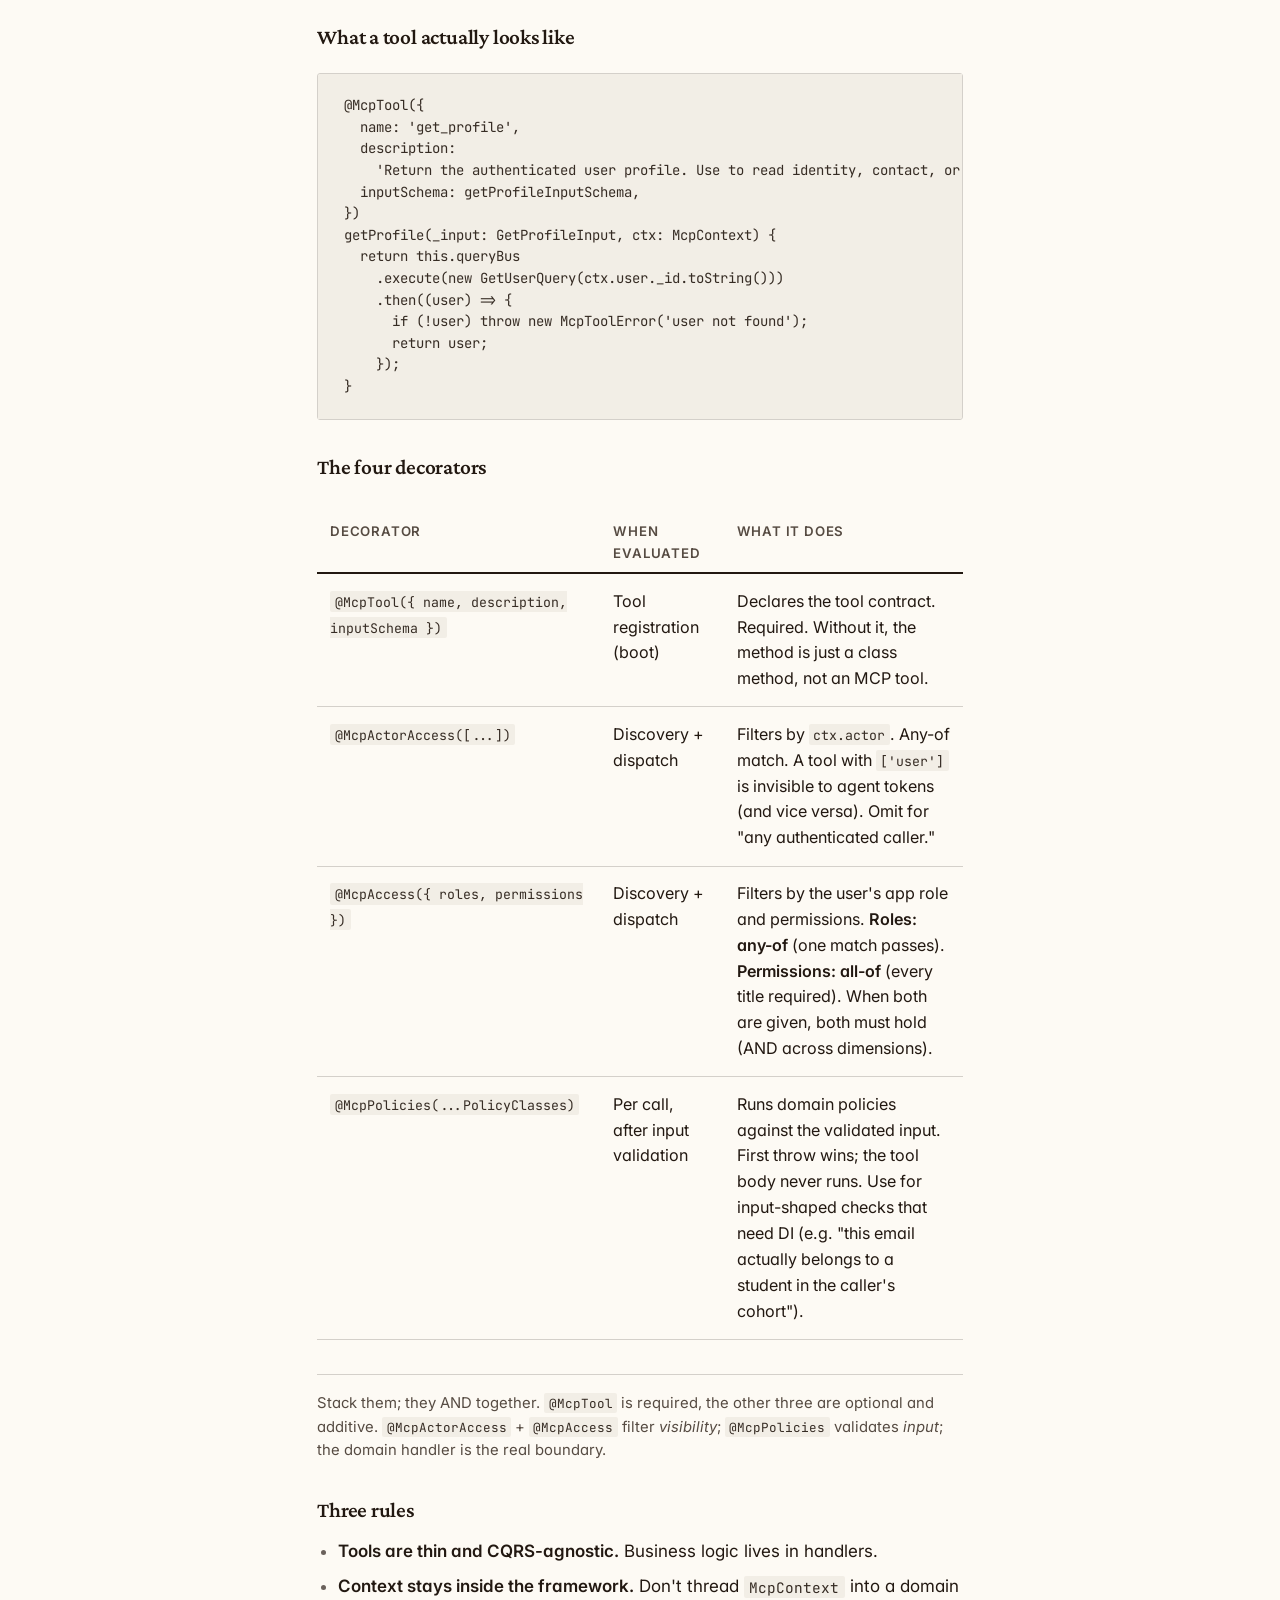
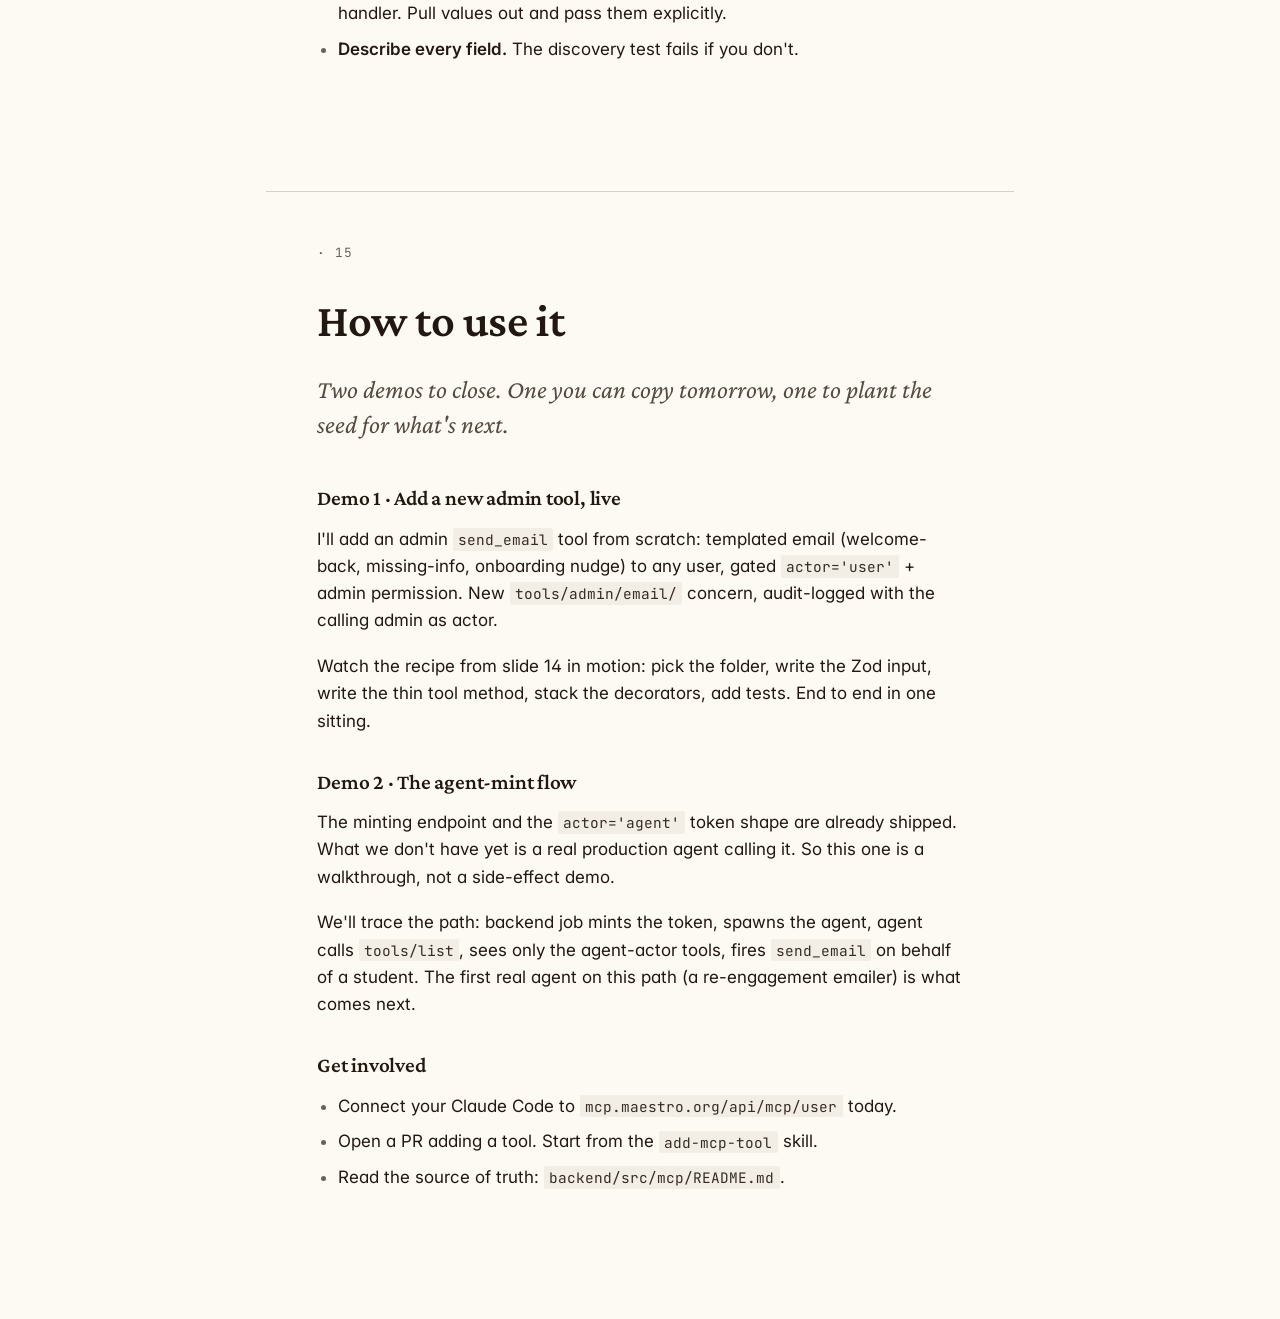
<file: maestro-mcp/keynote.html>
<!doctype html>
<html lang="en">
  <head>
    <meta charset="utf-8" />
    <meta name="viewport" content="width=device-width, initial-scale=1" />
    <title>AI Tutor MCP: Internal Keynote</title>
    <link rel="preconnect" href="https://fonts.googleapis.com" />
    <link rel="preconnect" href="https://fonts.gstatic.com" crossorigin />
    <link
      href="https://fonts.googleapis.com/css2?family=Crimson+Pro:ital,wght@0,400;0,600;1,400&family=Inter:wght@400;500;600&family=JetBrains+Mono:wght@400;500&display=swap"
      rel="stylesheet"
    />
    <link rel="stylesheet" href="keynote.css" />
  </head>
  <body>
    <main>
      <!-- Slide 1: Title -->
      <section class="slide" id="title" data-slide="1">
        <h1>AI Tutor MCP</h1>
        <p class="subtitle">Live app data for agents and vibe coders.</p>
        <p class="meta">Internal walkthrough · Backend team</p>
      </section>

      <!-- Slide 2: Why this exists -->
      <section class="slide" id="why" data-slide="2">
        <h2>Two callers</h2>
        <p class="lede">One tool surface, two kinds of caller.</p>

        <div class="two-col">
          <div class="col">
            <h3>You, vibe coding</h3>
            <p>
              Your Claude / Cursor reads live AI Tutor data as the logged-in
              user. No manual SQL, no curl, no copy-pasting Mongo IDs.
            </p>
            <ul>
              <li>"Show me the lifecycle of student X."</li>
              <li>"Look up user Y: cohort, status, last activity."</li>
              <li>"Block user Z, here's the reason."</li>
            </ul>
          </div>
          <div class="col">
            <h3>In-app agents</h3>
            <p>
              Server-side agents (e.g. the Tutor) act on behalf of a user with a
              scoped token the user themselves cannot mint.
            </p>
            <ul>
              <li>Tutor decides a lesson is complete → calls the tool.</li>
              <li>Student cannot call the same tool to self-complete.</li>
              <li>Same surface, different visible tools per actor.</li>
            </ul>
          </div>
        </div>
      </section>

      <!-- Slide 3: MCP protocol in 60 seconds -->
      <section class="slide" id="mcp-101" data-slide="3">
        <h2>MCP in 60 seconds</h2>
        <p class="lede">JSON-RPC over HTTP. One endpoint, two methods you'll touch.</p>

        <ul>
          <li>
            <strong>Endpoint:</strong> <code>POST /api/mcp/user</code> on
            <code>mcp.maestro.org</code>
          </li>
          <li><strong>tools/list:</strong> agent asks "what can I do here?"</li>
          <li>
            <strong>tools/call:</strong> agent invokes a tool with validated
            input
          </li>
          <li>
            <strong>Bearer auth:</strong> OAuth 2.1 bearer token (we use a JWT)
            in the <code>Authorization</code> header
          </li>
        </ul>

        <p>
          Built on the official <code>@modelcontextprotocol/sdk</code>. Works
          with Claude Code, the Anthropic API MCP connector, the OpenAI
          Responses API MCP tool, and any compliant client.
        </p>
      </section>

      <!-- Slide 4: Live demo -->
      <section class="slide" id="demo" data-slide="4">
        <h2>Live demo</h2>
        <p class="lede">
          Claude Code, connected to <code>mcp.maestro.org/api/mcp/user</code>.
        </p>

        <figure
          class="demo-illo"
          aria-label="Claude Code on the left, MCP server on the right, connected by a live wire with a traveling pulse."
        >
          <svg viewBox="0 0 640 240" xmlns="http://www.w3.org/2000/svg" role="img">
            <defs>
              <style>
                .demo-illo svg .panel {
                  fill: var(--surface);
                  stroke: var(--rule-strong);
                  stroke-width: 1;
                }
                .demo-illo svg .divider {
                  stroke: var(--rule);
                  stroke-width: 0.75;
                }
                .demo-illo svg .row {
                  fill: var(--surface-2);
                }
                .demo-illo svg .row-strong {
                  fill: var(--surface);
                  stroke: var(--rule-strong);
                  stroke-width: 0.5;
                }
                .demo-illo svg .tool-call {
                  fill: var(--accent-soft);
                  stroke: var(--accent);
                  stroke-width: 0.75;
                }
                .demo-illo svg .label {
                  font-family: var(--font-mono);
                  font-size: 9px;
                  letter-spacing: 0.14em;
                  fill: var(--ink-soft);
                  text-transform: uppercase;
                }
                .demo-illo svg .label-faint {
                  font-family: var(--font-mono);
                  font-size: 8.5px;
                  letter-spacing: 0.1em;
                  fill: var(--ink-faint);
                }
                .demo-illo svg .label-accent {
                  font-family: var(--font-mono);
                  font-size: 9px;
                  letter-spacing: 0.14em;
                  fill: var(--accent-ink);
                  text-transform: uppercase;
                }
                .demo-illo svg .quote {
                  font-family: var(--font-serif);
                  font-style: italic;
                  font-size: 14px;
                  fill: var(--ink);
                }
                .demo-illo svg .wire {
                  fill: none;
                  stroke: var(--ink-soft);
                  stroke-width: 1;
                  stroke-dasharray: 1 4;
                  stroke-linecap: round;
                  opacity: 0.7;
                }
                .demo-illo svg .pulse {
                  fill: var(--accent);
                }
                @keyframes demo-blink {
                  0%, 100% { opacity: 1; }
                  50% { opacity: 0.25; }
                }
                .demo-illo svg .blink {
                  animation: demo-blink 1.6s ease-in-out infinite;
                  transform-origin: center;
                }
                @media (prefers-reduced-motion: reduce) {
                  .demo-illo svg .blink { animation: none; }
                  .demo-illo svg .pulse-motion { display: none; }
                }
              </style>
            </defs>

            <!-- LEFT: Claude Code -->
            <g transform="translate(28,40)">
              <rect class="panel" width="240" height="160" rx="3" />
              <text class="label" x="14" y="22">CLAUDE CODE</text>
              <line class="divider" x1="14" y1="32" x2="226" y2="32" />
              <text class="quote" x="14" y="60">“list or’s lessons.”</text>
              <rect class="row" x="14" y="80" width="160" height="6" rx="1" />
              <rect class="row" x="14" y="94" width="200" height="6" rx="1" />
              <rect class="row" x="14" y="108" width="120" height="6" rx="1" />
              <rect class="tool-call" x="14" y="124" width="180" height="22" rx="2" />
              <text class="label-accent" x="22" y="139">→ get_lessons()</text>
            </g>

            <!-- RIGHT: MCP server -->
            <g transform="translate(372,40)">
              <rect class="panel" width="240" height="160" rx="3" />
              <text class="label" x="14" y="22">MCP · MAESTRO.ORG</text>
              <line class="divider" x1="14" y1="32" x2="226" y2="32" />
              <text class="label-faint" x="14" y="50">/api/mcp/user</text>

              <g transform="translate(14,62)">
                <rect class="row-strong" width="212" height="18" rx="2" />
                <text class="label" x="10" y="13">get_lessons</text>
              </g>
              <g transform="translate(14,86)">
                <rect class="row-strong" width="212" height="18" rx="2" />
                <text class="label" x="10" y="13">get_assignments</text>
              </g>
              <g transform="translate(14,110)">
                <rect class="row-strong" width="212" height="18" rx="2" />
                <text class="label" x="10" y="13">submit_answer</text>
              </g>
            </g>

            <!-- WIRE between the panels -->
            <path
              id="demo-wire"
              class="wire"
              d="M 268 120 C 304 60, 336 60, 372 120"
            />

            <!-- Pulse traveling along the wire -->
            <g class="pulse-motion">
              <circle class="pulse" r="3.5">
                <animateMotion dur="2.4s" repeatCount="indefinite" rotate="auto">
                  <mpath href="#demo-wire" />
                </animateMotion>
              </circle>
            </g>

            <!-- LIVE badge above the arc -->
            <g transform="translate(298,30)">
              <circle class="pulse blink" cx="0" cy="-3" r="3.5" />
              <text class="label-accent" x="10" y="0">LIVE</text>
            </g>
          </svg>
        </figure>
      </section>

      <!-- Slide 5: Tool catalog today -->
      <section class="slide" id="catalog" data-slide="5">
        <h2>What's there today</h2>
        <p class="lede">Tools split by <em>whose data they touch</em>.</p>

        <div class="two-col">
          <div class="col">
            <h3>Self-acting (<code>tools/self/</code>)</h3>
            <p>
              Operate on the caller only, never take a target id. Per-tool actor
              gating decides who actually sees them.
            </p>
            <ul>
              <li><code>get_profile</code> (any actor)</li>
              <li><code>mark_todo_actions_viewed</code> (any actor)</li>
              <li>
                <code>send_email</code>: <code>agent</code> only (real email;
                humans don't get this)
              </li>
            </ul>
          </div>
          <div class="col">
            <h3>Admin (<code>tools/admin/</code>)</h3>
            <p>
              Take a target <code>userId</code> / <code>email</code>. Gated to
              human admins with the right permission.
            </p>
            <ul>
              <li><code>get_user</code></li>
              <li><code>block_user</code> / <code>unblock_user</code></li>
              <li><code>get_student_lifecycle</code></li>
            </ul>
          </div>
        </div>

        <p class="footnote">
          Folder location is a code-organization convention. Visibility is
          decided by the <code>@McpActorAccess</code> and
          <code>@McpAccess</code> decorators on each method.
        </p>
      </section>

      <!-- Slide 6: Auth: the JWT -->
      <section class="slide" id="auth-jwt" data-slide="6">
        <h2>The token</h2>
        <p class="lede">
          Every call carries a signed JWT. Five claims do all the work.
        </p>

        <p>
          A <abbr title="JSON Web Token">JWT</abbr> is a small signed
          envelope: three base64 chunks &mdash; <em>header</em>,
          <em>claims</em>, <em>signature</em> &mdash; joined by dots
          (<code>xxx.yyy.zzz</code>). The server checks the signature, then
          trusts the claims inside. The five rows below are those claims.
          Paste one into
          <a href="https://www.jwt.io/" target="_blank" rel="noopener noreferrer"
            >jwt.io</a
          >
          to see the parts.
        </p>

        <div class="table-scroll">
          <table>
            <thead>
              <tr>
                <th>Claim</th>
                <th>Value</th>
                <th>What it means</th>
              </tr>
            </thead>
            <tbody>
              <tr>
                <td><code>sub</code></td>
                <td>user id</td>
                <td>Whose data the call sees.</td>
              </tr>
              <tr>
                <td><code>actor</code></td>
                <td><code>'user'</code> | <code>'agent'</code></td>
                <td>
                  Who is holding the token. Routes which tools are visible.
                </td>
              </tr>
              <tr>
                <td><code>scope</code></td>
                <td><code>mcp-user</code></td>
                <td>Which surface this token unlocks.</td>
              </tr>
              <tr>
                <td><code>iss</code></td>
                <td><code>ai-tutor</code></td>
                <td>Issuer.</td>
              </tr>
              <tr>
                <td><code>aud</code></td>
                <td><code>mcp-user</code></td>
                <td>Audience.</td>
              </tr>
            </tbody>
          </table>
        </div>

        <p class="footnote">
          <code>McpUserGuard</code> verifies the JWT, loads the user, resolves
          permissions, and attaches <code>{ user, actor }</code> as
          <code>McpContext</code>.
        </p>
      </section>

      <!-- Slide 7: Two flows, one surface -->
      <section class="slide" id="auth-flows-overview" data-slide="7">
        <h2>Two ways to get a token</h2>

        <div class="two-col">
          <div class="col">
            <h3>Flow A: OIDC</h3>
            <p>
              Human in a client (Claude Code, Cursor). Browser-based consent.
              The token lands in the client automatically.
            </p>
            <p>
              <strong>Result:</strong> token with <code>actor='user'</code>.
            </p>
          </div>
          <div class="col">
            <h3>Flow B: Backend-minted agent token</h3>
            <p>
              The backend mints a scoped token so one of its own agents can act
              on a user's behalf. No browser, no consent click. The trigger
              comes from inside the system.
            </p>
            <p>Two shapes:</p>
            <ul>
              <li>
                <strong>Live:</strong> a user action spawns an agent (tutor
                session starts when a student opens a lesson).
              </li>
              <li>
                <strong>Scheduled:</strong> a job iterates a cohort and spawns a
                per-user agent (re-engagement emailer, weekly summary,
                onboarding nudge).
              </li>
            </ul>
            <p>
              <strong>Result:</strong> token with <code>actor='agent'</code>,
              only the backend can produce it.
            </p>
          </div>
        </div>
      </section>

      <!-- Slide 8: OIDC quick primer -->
      <section class="slide" id="oidc-primer" data-slide="8">
        <h2>OIDC, briefly</h2>
        <p class="lede">
          OAuth 2.0 + an identity layer. Standard vocabulary so any compliant
          MCP client can connect itself.
        </p>

        <ul>
          <li>
            <strong>Authorization Server:</strong> issues tokens. Lives on
            <code>mcp.maestro.org</code>.
          </li>
          <li>
            <strong>Resource Server:</strong> the MCP surface that accepts
            tokens.
          </li>
          <li>
            <strong>Dynamic Client Registration (DCR):</strong> the client
            (Claude Code) registers itself on the fly. No human ops step.
          </li>
          <li>
            <strong>Discovery:</strong> the client fetches a well-known URL and
            learns where to send the user, where to refresh tokens, what scopes
            exist.
          </li>
          <li>
            <strong>Authorization Code + PKCE:</strong> the grant type.
            Browser-mediated consent, no client secret in the wild.
          </li>
          <li>
            <strong>Identity provider:</strong> Google, hard-gated to
            <code>@masterschool.com</code> accounts. Anyone else hitting the
            consent screen is rejected before a token is ever issued.
          </li>
        </ul>

        <p class="footnote">
          Net effect: paste the MCP URL into Claude, sign in with your
          Masterschool Google account, done.
        </p>

        <h3>Built on</h3>
        <ul>
          <li>
            <code>oidc-provider</code> (panva): the certified Node OIDC
            implementation. We get DCR (RFC 7591), PKCE, Resource Indicators
            (RFC 8707), discovery, and JWKS rotation out of the box. Writing
            this ourselves means shipping crypto and spec compliance, which is a
            bad time. Author is on the OAuth WG; the library is what most
            production Node OIDC servers run.
          </li>
          <li>
            <code>passport-google-oauth20</code>: handles the Google sign-in
            round-trip on the back of the OIDC interaction screen. The standard
            choice in Node, boring, exactly what we need.
          </li>
        </ul>
      </section>

      <!-- Slide 9: Flow A, end to end -->
      <section class="slide wide" id="flow-oidc" data-slide="9">
        <h2>Flow A: OIDC, end to end</h2>
        <p class="lede">
          What actually happens between pasting the URL and the first tool call.
          The whole dance is automatic; the user just clicks "Sign in with
          Google."
        </p>

        <div class="flow-with-diagram">
          <ol>
            <li>
              Paste the MCP URL into Claude Code (or any compliant client). The
              client tries <code>POST /api/mcp/user</code> with no token.
            </li>
            <li>
              MCP responds <strong>401</strong> with
              <code>WWW-Authenticate: Bearer realm="mcp-user"</code>. That
              header is the cue: there's an auth server somewhere; go find it.
            </li>
            <li>
              Claude fetches
              <code>/.well-known/oauth-protected-resource</code>
              (<abbr title="RFC 9728: Protected Resource Metadata"
                >RFC 9728</abbr
              >) on the resource host. The response says: "the authorization
              server for me lives at <code>mcp.maestro.org/api/oidc</code>."
            </li>
            <li>
              Claude fetches
              <code>/.well-known/oauth-authorization-server</code> (and/or
              <code>openid-configuration</code>) at the AS. That metadata lists
              the registration, authorization, and token endpoints, the JWKS
              URI, supported scopes, and that PKCE is required.
            </li>
            <li>
              <strong>Dynamic Client Registration</strong>
              (<abbr
                title="RFC 7591: OAuth 2.0 Dynamic Client Registration Protocol"
                >RFC 7591</abbr
              >): Claude POSTs its name, redirect URI, and grant types to the
              registration endpoint. Gets back a <code>client_id</code>. No
              client secret (it's a public client).
            </li>
            <li>
              Claude generates a <strong>PKCE pair</strong>: a random
              <code>code_verifier</code> and its hash
              <code>code_challenge = SHA256(verifier)</code>. Keeps the verifier
              in memory.
            </li>
            <li>
              Browser opens to the authorize endpoint with the
              <code>client_id</code>, redirect URI, scopes, and the
              <code>code_challenge</code>.
            </li>
            <li>
              mcp.maestro.org renders <code>/api/oidc/login</code>: "Sign in
              with Google."
            </li>
            <li>
              Google authenticates the user and returns the identity. The OIDC
              server checks the email domain; anything that doesn't end in
              <code>@masterschool.com</code> is rejected before a token is ever
              issued.
            </li>
            <li>
              Consent screen shows the client name and redirect URI (so the
              admin can spot a phishing client registered via open DCR). For CLI
              and desktop clients (Claude Code, Cursor) the redirect URI will be
              a
              <code>http://127.0.0.1:&lt;port&gt;</code> loopback address;
              that's normal. User clicks Authorize.
            </li>
            <li>
              AS redirects back to Claude with a one-time authorization code.
              Claude POSTs the code
              <em>plus the original <code>code_verifier</code></em> to the token
              endpoint. AS checks <code>SHA256(verifier) == challenge</code>; if
              matched, issues an access token (<code>actor='user'</code>) and a
              refresh token.
            </li>
            <li>
              Claude retries <code>POST /api/mcp/user</code> with
              <code>Authorization: Bearer ...</code>. MCP returns the tools/call
              result, filtered by role + actor.
            </li>
          </ol>

          <aside class="phase-diagram" aria-label="High-level phases of Flow A">
            <ol class="phases">
              <li class="phase">
                <span class="phase-num">Steps 1&ndash;4</span>
                <span class="phase-label">Discover</span>
                <span class="phase-detail"
                  >401 challenge, then two
                  <code>.well&#8209;known</code> lookups</span
                >
              </li>
              <li class="phase">
                <span class="phase-num">Step 5</span>
                <span class="phase-label">Register</span>
                <span class="phase-detail"
                  >Dynamic Client Registration, gets
                  <code>client_id</code></span
                >
              </li>
              <li class="phase">
                <span class="phase-num">Steps 6&ndash;10</span>
                <span class="phase-label">Authorize</span>
                <span class="phase-detail"
                  >PKCE pair, Google sign-in, domain check, consent</span
                >
              </li>
              <li class="phase">
                <span class="phase-num">Step 11</span>
                <span class="phase-label">Exchange</span>
                <span class="phase-detail"
                  >Code + verifier &rarr; access &amp; refresh tokens</span
                >
              </li>
              <li class="phase">
                <span class="phase-num">Step 12</span>
                <span class="phase-label">Call</span>
                <span class="phase-detail"
                  >Bearer token on <code>POST /api/mcp/user</code></span
                >
              </li>
            </ol>
          </aside>
        </div>

        <h3>What is PKCE?</h3>
        <p>
          <strong>Proof Key for Code Exchange</strong>
          (<abbr title="RFC 7636">RFC 7636</abbr>). It defends the authorization
          code from interception in public clients (CLIs, desktop apps, browser
          extensions) that can't safely store a client secret.
        </p>
        <p>
          The mechanic in one sentence: the client commits to a secret
          <em>before</em> the redirect (sends the hash), then proves it owns
          that secret <em>after</em> the redirect (sends the original) when
          exchanging the code. An attacker who intercepts the auth code on the
          redirect URL has nothing to do with it; without the verifier, the
          token endpoint refuses the exchange.
        </p>

        <h3>Read the full spec</h3>
        <ul>
          <li>
            <strong>MCP Authorization</strong> (the protocol that wires all of
            this together):
            <a
              href="https://modelcontextprotocol.io/specification/2025-06-18/basic/authorization"
              >modelcontextprotocol.io/specification</a
            >
          </li>
          <li>
            <strong>RFC 9728</strong> &middot; OAuth 2.0 Protected Resource
            Metadata:
            <a href="https://datatracker.ietf.org/doc/html/rfc9728"
              >datatracker.ietf.org/doc/html/rfc9728</a
            >
          </li>
          <li>
            <strong>RFC 7591</strong> &middot; Dynamic Client Registration:
            <a href="https://datatracker.ietf.org/doc/html/rfc7591"
              >datatracker.ietf.org/doc/html/rfc7591</a
            >
          </li>
          <li>
            <strong>RFC 7636</strong> &middot; PKCE:
            <a href="https://datatracker.ietf.org/doc/html/rfc7636"
              >datatracker.ietf.org/doc/html/rfc7636</a
            >
          </li>
        </ul>
      </section>

      <!-- Slide 10: Flow B, end to end -->
      <section class="slide" id="flow-agent" data-slide="10">
        <h2>Flow B: Backend mints for an agent</h2>
        <p class="lede">
          The same call surface, but the trigger comes from inside the system.
        </p>

        <ol>
          <li>
            <strong>Trigger fires.</strong> Either a user action (student opens
            a lesson, tutor session spawns) or a scheduled job (cron iterates a
            cohort, one agent per student).
          </li>
          <li>
            Backend mints an MCP token: <code>sub=userId</code>,
            <code>actor='agent'</code>. No browser, no consent.
          </li>
          <li>Backend spawns the server-side agent with the token.</li>
          <li>Agent calls <code>tools/list</code> with the bearer header.</li>
          <li>
            MCP returns only the tools gated to <code>actor='agent'</code>. The
            student's own user-actor token would never see them.
          </li>
          <li>
            Agent calls <code>tools/call complete_lesson</code> (or
            <code>send_reengagement_email</code>, etc.).
          </li>
          <li>MCP returns the result.</li>
        </ol>

        <p class="footnote">
          Actor-gating is enforced twice: tools the agent shouldn't see are
          filtered out of <code>tools/list</code>, and direct
          <code>tools/call</code> attempts on hidden tools are rejected.
        </p>
      </section>

      <!-- Slide 11: When each flow applies -->
      <section class="slide" id="flow-comparison" data-slide="11">
        <h2>When to use which</h2>
        <div class="table-scroll">
          <table>
            <thead>
              <tr>
                <th></th>
                <th>Flow A: OIDC</th>
                <th>Flow B: Agent mint</th>
              </tr>
            </thead>
            <tbody>
              <tr>
                <td>Caller</td>
                <td>A human, in an MCP client</td>
                <td>A server-side agent</td>
              </tr>
              <tr>
                <td>Consent</td>
                <td>Browser, every new client</td>
                <td>Implicit; trigger originates inside the system</td>
              </tr>
              <tr>
                <td><code>actor</code> claim</td>
                <td><code>'user'</code></td>
                <td><code>'agent'</code></td>
              </tr>
              <tr>
                <td>Who can mint</td>
                <td>The OIDC server, after user consent</td>
                <td>The backend, for its own agents only</td>
              </tr>
              <tr>
                <td>Use case</td>
                <td>Vibe coding, admin debugging</td>
                <td>
                  Tutor acting on the student's behalf; scheduled jobs running a
                  per-user agent (re-engagement, summaries)
                </td>
              </tr>
            </tbody>
          </table>
        </div>
      </section>

      <!-- Slide 12: Three authorization layers -->
      <section class="slide" id="authz-layers" data-slide="12">
        <h2>Identity is not authorization</h2>
        <p class="lede">
          The token says <em>who</em> you are. The decorators decide
          <em>what you can call</em>. The handler runs the action.
        </p>

        <ol>
          <li>
            <h3>Layer A: the <code>actor</code> claim</h3>
            <p>
              Routing hint: human vs autonomous agent. Picks which tools show up
              in <code>tools/list</code>. Not a security boundary on its own;
              the decorators below are.
            </p>
          </li>
          <li>
            <h3>Layer B: decorators (the auth boundary)</h3>
            <pre><code>@McpActorAccess(['user'])
@McpAccess({ roles: [Role.SuperAdmin] })
@McpAccess({ permissions: ['users:block'] })
@McpPolicies(TargetUserInCallerCohortPolicy)</code></pre>
            <p>This is where authorization lives. Two flavors stack here:</p>
            <ul>
              <li>
                <strong>Static, on the caller's claims.</strong>
                <code>@McpActorAccess</code> and <code>@McpAccess</code> filter
                <code>tools/list</code> and reject <code>tools/call</code>
                based on actor, roles, and permissions. Cheap, evaluated up
                front.
              </li>
              <li>
                <strong>Dynamic, on the validated input.</strong>
                <code>@McpPolicies</code> runs after Zod parses the input,
                before the handler runs. Use it when authorization depends on
                the arguments (e.g. "this target user belongs to the caller's
                cohort"). First throw wins; the tool body never runs.
              </li>
            </ul>
            <p>
              Stack to AND. No decorators = visible to any authenticated caller.
              If a tool is sensitive, the decorator stack on the method is the
              only thing standing between the caller and the handler.
            </p>
          </li>
          <li>
            <h3>Layer C: the handler runs your action</h3>
            <p>
              Once a call passes the decorators, the CQRS handler executes the
              domain action: state-machine checks, idempotency, side effects,
              persistence. It enforces invariants ("can't complete an unstarted
              lesson"), not caller identity. If you need defense-in-depth on a
              sensitive tool, the handler can re-check; by default it trusts
              that authorization happened upstream.
            </p>
            <p class="callout">Decorators gate. Handlers run.</p>
          </li>
        </ol>
      </section>

      <!-- Slide 13: Deployment note -->
      <section class="slide" id="deployment" data-slide="13">
        <h2>Where it runs</h2>
        <p class="lede">Same image, two services, two hostnames.</p>

        <ul>
          <li>
            <code>api.maestro.org</code>: main API task.
            <code>MCP_ENABLED</code> unset. MCP routes return 404.
          </li>
          <li>
            <code>mcp.maestro.org</code>: dedicated ECS service running the same
            image with <code>MCP_ENABLED=true</code> and
            <code>start:mcp:prod</code>.
          </li>
        </ul>

        <p>
          Why the split: isolate MCP load and blast radius from the main API,
          and keep the OAuth/OIDC routes off the main hostname.
        </p>
      </section>

      <!-- Slide 14: Adding a tool -->
      <section class="slide" id="adding-a-tool" data-slide="14">
        <h2>Adding a tool</h2>
        <p class="lede">
          The vibe-coding slide. Use the <code>add-mcp-tool</code> skill; it
          walks the decision tree.
        </p>

        <h3>The 80% case</h3>
        <ol>
          <li>
            Pick <code>self/&lt;concern&gt;/</code> or
            <code>admin/&lt;concern&gt;/</code>.
          </li>
          <li>
            Write a Zod input schema.
            <strong>Every field must <code>.describe(...)</code></strong
            >. Agents only see what <code>tools/list</code> returns.
          </li>
          <li>
            Write a thin tool method: read <code>ctx</code>, dispatch one CQRS
            query/command, return the result.
          </li>
          <li>
            Stack decorators if access needs narrowing. Add tests under
            <code>backend/test/mcp/user/tools/...</code>.
          </li>
        </ol>

        <h3>What a tool actually looks like</h3>
        <pre><code>@McpTool({
  name: 'get_profile',
  description:
    'Return the authenticated user profile. Use to read identity, contact, or program info for the current user.',
  inputSchema: getProfileInputSchema,
})
getProfile(_input: GetProfileInput, ctx: McpContext) {
  return this.queryBus
    .execute(new GetUserQuery(ctx.user._id.toString()))
    .then((user) => {
      if (!user) throw new McpToolError('user not found');
      return user;
    });
}</code></pre>

        <h3>The four decorators</h3>
        <div class="table-scroll">
          <table>
            <thead>
              <tr>
                <th>Decorator</th>
                <th>When evaluated</th>
                <th>What it does</th>
              </tr>
            </thead>
            <tbody>
              <tr>
                <td>
                  <code
                    >@McpTool(<wbr />{ name, description, inputSchema })</code
                  >
                </td>
                <td>Tool registration (boot)</td>
                <td>
                  Declares the tool contract. Required. Without it, the method
                  is just a class method, not an MCP tool.
                </td>
              </tr>
              <tr>
                <td><code>@McpActorAccess([...])</code></td>
                <td>Discovery + dispatch</td>
                <td>
                  Filters by <code>ctx.actor</code>. Any-of match. A tool with
                  <code>['user']</code> is invisible to agent tokens (and vice
                  versa). Omit for "any authenticated caller."
                </td>
              </tr>
              <tr>
                <td>
                  <code>@McpAccess(<wbr />{ roles, permissions })</code>
                </td>
                <td>Discovery + dispatch</td>
                <td>
                  Filters by the user's app role and permissions.
                  <strong>Roles: any-of</strong> (one match passes).
                  <strong>Permissions: all-of</strong> (every title required).
                  When both are given, both must hold (AND across dimensions).
                </td>
              </tr>
              <tr>
                <td><code>@McpPolicies(...PolicyClasses)</code></td>
                <td>Per call, after input validation</td>
                <td>
                  Runs domain policies against the validated input. First throw
                  wins; the tool body never runs. Use for input-shaped checks
                  that need DI (e.g. "this email actually belongs to a student
                  in the caller's cohort").
                </td>
              </tr>
            </tbody>
          </table>
        </div>

        <p class="footnote">
          Stack them; they AND together. <code>@McpTool</code> is required, the
          other three are optional and additive. <code>@McpActorAccess</code> +
          <code>@McpAccess</code> filter <em>visibility</em>;
          <code>@McpPolicies</code> validates <em>input</em>; the domain handler
          is the real boundary.
        </p>

        <h3>Three rules</h3>
        <ul>
          <li>
            <strong>Tools are thin and CQRS-agnostic.</strong> Business logic
            lives in handlers.
          </li>
          <li>
            <strong>Context stays inside the framework.</strong> Don't thread
            <code>McpContext</code> into a domain handler. Pull values out and
            pass them explicitly.
          </li>
          <li>
            <strong>Describe every field.</strong> The discovery test fails if
            you don't.
          </li>
        </ul>
      </section>

      <!-- Slide 15: How to use it -->
      <section class="slide" id="how-to-use" data-slide="15">
        <h2>How to use it</h2>
        <p class="lede">
          Two demos to close. One you can copy tomorrow, one to plant the seed
          for what's next.
        </p>

        <h3>Demo 1 &middot; Add a new admin tool, live</h3>
        <p>
          I'll add an admin <code>send_email</code> tool from scratch: templated
          email (welcome-back, missing-info, onboarding nudge) to any user,
          gated <code>actor='user'</code> + admin permission. New
          <code>tools/admin/email/</code> concern, audit-logged with the calling
          admin as actor.
        </p>
        <p>
          Watch the recipe from slide 14 in motion: pick the folder, write the
          Zod input, write the thin tool method, stack the decorators, add
          tests. End to end in one sitting.
        </p>

        <h3>Demo 2 &middot; The agent-mint flow</h3>
        <p>
          The minting endpoint and the
          <code>actor='agent'</code> token shape are already shipped. What we
          don't have yet is a real production agent calling it. So this one is a
          walkthrough, not a side-effect demo.
        </p>
        <p>
          We'll trace the path: backend job mints the token, spawns the agent,
          agent calls <code>tools/list</code>, sees only the agent-actor tools,
          fires <code>send_email</code> on behalf of a student. The first real
          agent on this path (a re-engagement emailer) is what comes next.
        </p>

        <h3>Get involved</h3>
        <ul>
          <li>
            Connect your Claude Code to
            <code>mcp.maestro.org/api/mcp/user</code> today.
          </li>
          <li>
            Open a PR adding a tool. Start from the
            <code>add-mcp-tool</code> skill.
          </li>
          <li>
            Read the source of truth:
            <code>backend/src/mcp/README.md</code>.
          </li>
        </ul>
      </section>
    </main>
  </body>
</html>
</file>
<file: maestro-mcp/index.css>
/* AI Tutor MCP keynote: editorial-engineering, light, restrained.
   One accent (terracotta), warm tinted neutrals, no SaaS chrome. */

:root {
  --bg: oklch(0.985 0.008 85);
  --surface: oklch(0.965 0.012 85);
  --surface-2: oklch(0.945 0.014 85);
  --ink: oklch(0.22 0.02 60);
  --ink-soft: oklch(0.42 0.02 60);
  --ink-faint: oklch(0.5 0.015 60);
  --rule: oklch(0.86 0.01 80);
  --rule-strong: oklch(0.7 0.015 70);
  --accent: oklch(0.5 0.13 38);
  --accent-soft: oklch(0.94 0.035 38);
  --accent-ink: oklch(0.32 0.1 38);
  --code-bg: oklch(0.95 0.012 85);
  --code-ink: oklch(0.3 0.02 60);
  --callout-bg: oklch(0.96 0.025 90);

  --font-serif: 'Crimson Pro', Georgia, 'Times New Roman', serif;
  --font-sans:
    'Inter', -apple-system, BlinkMacSystemFont, 'Segoe UI', Helvetica, Arial,
    sans-serif;
  --font-mono:
    'JetBrains Mono', ui-monospace, SFMono-Regular, Menlo, Consolas, monospace;

  --measure: 68ch;
  --gutter: clamp(1.5rem, 4vw, 4rem);
}

* {
  box-sizing: border-box;
}

html {
  font-size: 17px;
  scroll-behavior: smooth;
}

body {
  margin: 0;
  background: var(--bg);
  color: var(--ink);
  font-family: var(--font-sans);
  font-feature-settings: 'ss01', 'cv11', 'calt';
  line-height: 1.6;
  -webkit-font-smoothing: antialiased;
  text-rendering: optimizeLegibility;
}

main {
  display: block;
}

/* ----- Slide as section ----- */

.slide {
  max-width: var(--measure);
  margin: 0 auto;
  padding: clamp(4rem, 8vw, 7rem) var(--gutter);
  position: relative;
  border-bottom: 1px solid var(--rule);
}

.slide:last-of-type {
  border-bottom: none;
}

/* Wide slide: used when content needs more horizontal room (Flow A's
   bullets-plus-sidebar diagram). Falls back to --measure on small screens. */
.slide.wide {
  max-width: clamp(36rem, 92vw, 60rem);
}

/* Slide number: editorial margin mark */
.slide::before {
  content: '· ' attr(data-slide);
  position: absolute;
  top: clamp(2rem, 4vw, 3rem);
  left: var(--gutter);
  font-family: var(--font-mono);
  font-size: 0.75rem;
  letter-spacing: 0.08em;
  color: var(--ink-faint);
  text-transform: uppercase;
}

@media (max-width: 720px) {
  /* On phones, surface the slide number inline at the top of the section
     instead of absolutely; otherwise it overlaps with the heading. */
  .slide::before {
    position: static;
    display: block;
    margin-bottom: 0.75rem;
  }
  .slide {
    padding-top: clamp(2.5rem, 8vw, 4rem);
  }
}

/* ----- Title slide ----- */

#title {
  min-height: 70vh;
  display: flex;
  flex-direction: column;
  justify-content: center;
}

#title h1 {
  font-size: clamp(3rem, 8vw, 5.5rem);
  margin: 0 0 1rem;
  line-height: 1.02;
  letter-spacing: -0.02em;
}

#title .subtitle {
  font-family: var(--font-serif);
  font-style: italic;
  font-size: clamp(1.4rem, 2.5vw, 1.9rem);
  color: var(--ink-soft);
  margin: 0 0 2.5rem;
  font-weight: 400;
}

#title .meta {
  font-family: var(--font-mono);
  font-size: 0.8rem;
  letter-spacing: 0.1em;
  text-transform: uppercase;
  color: var(--ink-faint);
  margin: 0;
}

/* ----- Headings ----- */

h1,
h2,
h3 {
  font-family: var(--font-serif);
  font-weight: 600;
  color: var(--ink);
  letter-spacing: -0.01em;
}

h2 {
  font-size: clamp(2rem, 4vw, 2.75rem);
  line-height: 1.1;
  margin: 0 0 1.5rem;
}

h3 {
  font-size: 1.25rem;
  line-height: 1.3;
  margin: 2rem 0 0.75rem;
  font-weight: 600;
}

/* ----- Lede + body text ----- */

.lede {
  font-family: var(--font-serif);
  font-size: clamp(1.2rem, 2vw, 1.5rem);
  font-style: italic;
  line-height: 1.4;
  color: var(--ink-soft);
  margin: 0 0 2.5rem;
  font-weight: 400;
}

p {
  margin: 0 0 1.1rem;
}

p:last-child {
  margin-bottom: 0;
}

.footnote {
  font-size: 0.875rem;
  color: var(--ink-soft);
  border-top: 1px solid var(--rule);
  padding-top: 1rem;
  margin-top: 2rem;
}

.presenter-note {
  font-family: var(--font-mono);
  font-size: 0.85rem;
  color: var(--accent);
  background: var(--accent-soft);
  padding: 0.6rem 0.9rem;
  border-radius: 2px;
  display: inline-block;
}

/* Links: editorial accent, thin underline, no SaaS-blue */
a {
  color: var(--accent);
  text-decoration: underline;
  text-decoration-thickness: 1px;
  text-underline-offset: 0.18em;
  transition: color 0.15s ease;
}

a:hover,
a:focus-visible {
  color: var(--accent-ink);
}

/* Live demo illustration (slide 4) */
.demo-illo {
  margin: 1rem 0 0;
  padding: 0;
}

.demo-illo svg {
  display: block;
  width: 100%;
  max-width: 44rem;
  height: auto;
}

.callout {
  font-family: var(--font-serif);
  font-style: italic;
  font-size: 1.3rem;
  color: var(--accent-ink);
  border-top: 1px solid var(--rule-strong);
  border-bottom: 1px solid var(--rule-strong);
  padding: 1.5rem 0;
  margin: 2rem 0;
  text-align: center;
}

/* ----- Lists ----- */

ul,
ol {
  padding-left: 1.25rem;
  margin: 0 0 1.5rem;
}

li {
  margin-bottom: 0.5rem;
}

li::marker {
  color: var(--ink-faint);
}

ol {
  counter-reset: step;
  list-style: none;
  padding-left: 0;
}

ol > li {
  counter-increment: step;
  position: relative;
  padding-left: 2.5rem;
  margin-bottom: 1rem;
}

ol > li::before {
  content: counter(step);
  position: absolute;
  left: 0;
  top: 0.05em;
  font-family: var(--font-mono);
  font-size: 0.85rem;
  color: var(--accent);
  width: 1.75rem;
  height: 1.75rem;
  border: 1px solid var(--rule-strong);
  border-radius: 50%;
  display: inline-flex;
  align-items: center;
  justify-content: center;
  font-weight: 500;
}

/* nested lists inside ol items */
ol ul,
ol ol {
  margin-top: 0.5rem;
  margin-bottom: 0;
}

/* ----- Two-column ----- */

.two-col {
  display: grid;
  grid-template-columns: 1fr 1fr;
  gap: clamp(1.5rem, 3vw, 3rem);
  margin: 1rem 0 2rem;
}

.two-col .col {
  border-top: 2px solid var(--ink);
  padding-top: 1rem;
}

.two-col .col h3 {
  margin-top: 0;
}

@media (max-width: 720px) {
  .two-col {
    grid-template-columns: 1fr;
  }
}

/* ----- Code ----- */

code {
  font-family: var(--font-mono);
  font-size: 0.85em;
  background: var(--code-bg);
  color: var(--code-ink);
  padding: 0.12em 0.35em;
  border-radius: 2px;
}

pre {
  background: var(--code-bg);
  color: var(--code-ink);
  padding: 1.25rem 1.5rem;
  border-radius: 3px;
  overflow-x: auto;
  font-family: var(--font-mono);
  font-size: 0.82rem;
  line-height: 1.55;
  border-left: none;
  border: 1px solid var(--rule);
  margin: 1.25rem 0;
}

pre code {
  background: transparent;
  padding: 0;
  font-size: inherit;
}

/* ----- Tables ----- */

.table-scroll {
  overflow-x: auto;
  -webkit-overflow-scrolling: touch;
  margin: 1.5rem 0;
  /* Subtle scrollbar treatment so the affordance is present but not loud. */
  scrollbar-width: thin;
}

.table-scroll table {
  margin: 0;
  /* On narrow screens, table content drives a wider min-width so cells
     don't squeeze beyond legibility; the parent scrolls instead. */
  min-width: 32rem;
}

table {
  width: 100%;
  border-collapse: collapse;
  margin: 1.5rem 0;
  font-size: 0.95rem;
}

th,
td {
  text-align: left;
  padding: 0.85rem 0.75rem;
  border-bottom: 1px solid var(--rule);
  vertical-align: top;
}

th {
  font-family: var(--font-sans);
  font-weight: 600;
  font-size: 0.78rem;
  letter-spacing: 0.06em;
  text-transform: uppercase;
  color: var(--ink-soft);
  border-bottom: 2px solid var(--ink);
  padding-bottom: 0.5rem;
}

td code {
  font-size: 0.82em;
}

/* ----- Bullets + diagram (Flow A) ----- */

.flow-with-diagram {
  display: grid;
  grid-template-columns: minmax(0, 1fr) 16rem;
  gap: clamp(1.5rem, 3vw, 2.5rem);
  align-items: start;
  margin: 0 0 2rem;
}

.flow-with-diagram > ol {
  margin: 0;
}

/* Wider collapse threshold than the global 720px: this layout has a
   16rem sidebar, so the bullets column gets cramped earlier than a plain
   two-column. Kept distinct on purpose. */
@media (max-width: 880px) {
  .flow-with-diagram {
    grid-template-columns: 1fr;
  }
}

.phase-diagram {
  position: sticky;
  top: 1.5rem;
}

ol.phases {
  /* Override the global circled-numeral counter; the phase boxes are
     self-numbered and shouldn't get the counter pseudo-element. */
  counter-reset: none;
  list-style: none;
  padding: 0;
  margin: 0;
  display: flex;
  flex-direction: column;
  gap: 0;
}

ol.phases > li.phase {
  counter-increment: none;
  padding: 0.7rem 0.85rem;
  margin: 0;
  border: 1px solid var(--rule-strong);
  background: var(--surface);
  border-radius: 3px;
  display: grid;
  gap: 0.15rem;
  position: relative;
}

ol.phases > li.phase::before {
  /* Suppress the circled-numeral default. */
  content: none;
}

ol.phases > li.phase + li.phase {
  margin-top: 1.4rem;
}

/* Arrow between phases */
ol.phases > li.phase + li.phase::after {
  content: '';
  position: absolute;
  top: -1.1rem;
  left: 50%;
  width: 1px;
  height: 0.9rem;
  background: var(--rule-strong);
}

ol.phases > li.phase + li.phase::before {
  content: '';
  position: absolute;
  top: -0.5rem;
  left: 50%;
  transform: translateX(-50%);
  width: 0;
  height: 0;
  border-left: 4px solid transparent;
  border-right: 4px solid transparent;
  border-top: 5px solid var(--rule-strong);
}

.phase-num {
  font-family: var(--font-mono);
  font-size: 0.68rem;
  letter-spacing: 0.08em;
  text-transform: uppercase;
  color: var(--accent-ink);
}

.phase-label {
  font-family: var(--font-serif);
  font-size: 1.05rem;
  font-weight: 600;
  color: var(--ink);
}

.phase-detail {
  font-size: 0.82rem;
  line-height: 1.4;
  color: var(--ink-soft);
}

.phase-detail code {
  font-size: 0.78rem;
}

@media (max-width: 880px) {
  .phase-diagram {
    position: static;
  }
  ol.phases {
    flex-direction: row;
    flex-wrap: wrap;
    gap: 0.5rem;
  }
  ol.phases > li.phase {
    flex: 1 1 9rem;
  }
  ol.phases > li.phase + li.phase {
    margin-top: 0;
  }
  ol.phases > li.phase + li.phase::before,
  ol.phases > li.phase + li.phase::after {
    content: none;
  }
}

/* Strong inside body: terracotta accent for keywords */
strong {
  font-weight: 600;
  color: var(--ink);
}

em {
  font-style: italic;
}

/* Inline accent for first letter of slide leads: disabled, too cliché */

/* Selection */
::selection {
  background: var(--accent-soft);
  color: var(--accent-ink);
}

/* Print */
@media print {
  .slide {
    page-break-after: always;
    border-bottom: none;
    min-height: auto;
  }
  body {
    font-size: 11pt;
  }
}
</file>
<file: shared-test-harness-intro/index.css>
/* Shared test harness intro: editorial-engineering, dark, green accent.
   Red stub → green truth glyph on cool slate; the accent is the green of a
   passing test that actually deserves to pass. */

:root {
  --bg: oklch(0.16 0.005 264);
  --bg-glow: oklch(0.24 0.045 155);
  --surface: oklch(0.21 0.012 270);
  --surface-2: oklch(0.245 0.018 274);
  --ink: oklch(0.94 0.005 264);
  --ink-soft: oklch(0.75 0.008 264);
  --ink-faint: oklch(0.58 0.01 264);
  --rule: oklch(0.32 0.02 264);
  --rule-strong: oklch(0.46 0.025 268);
  --accent: oklch(0.78 0.14 155);
  --accent-soft: oklch(0.28 0.06 155);
  --accent-ink: oklch(0.84 0.14 152);
  --danger: oklch(0.7 0.14 25);
  --danger-ink: oklch(0.78 0.13 25);
  --code-bg: oklch(0.22 0.015 268);
  --code-ink: oklch(0.88 0.01 264);

  --font-serif: 'Crimson Pro', Georgia, 'Times New Roman', serif;
  --font-sans:
    'Inter', -apple-system, BlinkMacSystemFont, 'Segoe UI', Helvetica, Arial,
    sans-serif;
  --font-mono:
    'JetBrains Mono', ui-monospace, SFMono-Regular, Menlo, Consolas, monospace;

  --measure: 68ch;
  --gutter: clamp(1.5rem, 4vw, 4rem);
}

* {
  box-sizing: border-box;
}

html {
  font-size: 17px;
  scroll-behavior: smooth;
}

body {
  margin: 0;
  background:
    radial-gradient(ellipse at top, var(--bg-glow) 0%, transparent 55%),
    var(--bg);
  background-attachment: fixed;
  color: var(--ink);
  font-family: var(--font-sans);
  font-feature-settings: 'ss01', 'cv11', 'calt';
  line-height: 1.6;
  -webkit-font-smoothing: antialiased;
  text-rendering: optimizeLegibility;
}

main {
  display: block;
}

/* ----- Slide as section ----- */

.slide {
  max-width: var(--measure);
  margin: 0 auto;
  padding: clamp(4rem, 8vw, 7rem) var(--gutter);
  position: relative;
  border-bottom: 1px solid var(--rule);
}

.slide:last-of-type {
  border-bottom: none;
}

.slide.wide {
  max-width: clamp(36rem, 92vw, 62rem);
}

.slide::before {
  content: '· ' attr(data-slide);
  position: absolute;
  top: clamp(2rem, 4vw, 3rem);
  left: var(--gutter);
  font-family: var(--font-mono);
  font-size: 0.75rem;
  letter-spacing: 0.08em;
  color: var(--ink-faint);
  text-transform: uppercase;
}

@media (max-width: 720px) {
  .slide::before {
    position: static;
    display: block;
    margin-bottom: 0.75rem;
  }
  .slide {
    padding-top: clamp(2.5rem, 8vw, 4rem);
  }
}

/* ----- Title slide ----- */

#title {
  min-height: 88vh;
  display: flex;
  flex-direction: column;
  justify-content: center;
  position: relative;
}

#title .hero {
  margin: 0 0 2.5rem;
  width: clamp(11rem, 26vw, 16rem);
  height: auto;
  display: block;
}

#title h1 {
  font-size: clamp(3rem, 8vw, 5.5rem);
  margin: 0 0 1rem;
  line-height: 1.02;
  letter-spacing: -0.02em;
  color: var(--ink);
}

#title .subtitle {
  font-family: var(--font-serif);
  font-style: italic;
  font-size: clamp(1.4rem, 2.5vw, 1.9rem);
  color: var(--ink-soft);
  margin: 0 0 2.5rem;
  font-weight: 400;
  max-width: 40ch;
}

#title .meta {
  font-family: var(--font-mono);
  font-size: 0.8rem;
  letter-spacing: 0.1em;
  text-transform: uppercase;
  color: var(--ink-faint);
  margin: 0;
}

/* ----- Headings ----- */

h1,
h2,
h3 {
  font-family: var(--font-serif);
  font-weight: 600;
  color: var(--ink);
  letter-spacing: -0.01em;
}

h2 {
  font-size: clamp(2rem, 4vw, 2.75rem);
  line-height: 1.1;
  margin: 0 0 1.5rem;
}

h2 .kicker {
  display: block;
  font-family: var(--font-mono);
  font-size: 0.75rem;
  font-weight: 500;
  letter-spacing: 0.12em;
  text-transform: uppercase;
  color: var(--accent-ink);
  margin-bottom: 0.8rem;
}

h3 {
  font-size: 1.25rem;
  line-height: 1.3;
  margin: 2rem 0 0.75rem;
  font-weight: 600;
}

/* ----- Lede + body text ----- */

.lede {
  font-family: var(--font-serif);
  font-size: clamp(1.2rem, 2vw, 1.5rem);
  font-style: italic;
  line-height: 1.4;
  color: var(--ink-soft);
  margin: 0 0 2.5rem;
  font-weight: 400;
}

p {
  margin: 0 0 1.1rem;
}

p:last-child {
  margin-bottom: 0;
}

.footnote {
  font-size: 0.875rem;
  color: var(--ink-faint);
  border-top: 1px solid var(--rule);
  padding-top: 1rem;
  margin-top: 2rem;
}

a {
  color: var(--accent);
  text-decoration: underline;
  text-decoration-thickness: 1px;
  text-underline-offset: 0.18em;
  transition: color 0.15s ease;
}

a:hover,
a:focus-visible {
  color: var(--accent-ink);
}

.callout {
  font-family: var(--font-serif);
  font-style: italic;
  font-size: 1.3rem;
  color: var(--accent-ink);
  border-top: 1px solid var(--rule-strong);
  border-bottom: 1px solid var(--rule-strong);
  padding: 1.5rem 0;
  margin: 2rem 0;
  text-align: center;
}

/* ----- Lists ----- */

ul,
ol {
  padding-left: 1.25rem;
  margin: 0 0 1.5rem;
}

li {
  margin-bottom: 0.5rem;
}

li::marker {
  color: var(--ink-faint);
}

ol {
  counter-reset: step;
  list-style: none;
  padding-left: 0;
}

ol > li {
  counter-increment: step;
  position: relative;
  padding-left: 2.5rem;
  margin-bottom: 1rem;
}

ol > li::before {
  content: counter(step);
  position: absolute;
  left: 0;
  top: 0.05em;
  font-family: var(--font-mono);
  font-size: 0.85rem;
  color: var(--accent);
  width: 1.75rem;
  height: 1.75rem;
  border: 1px solid var(--rule-strong);
  border-radius: 50%;
  display: inline-flex;
  align-items: center;
  justify-content: center;
  font-weight: 500;
}

ol ul,
ol ol {
  margin-top: 0.5rem;
  margin-bottom: 0;
}

/* ----- Two-column ----- */

.two-col {
  display: grid;
  grid-template-columns: 1fr 1fr;
  gap: clamp(1.5rem, 3vw, 3rem);
  margin: 1rem 0 2rem;
}

.two-col .col {
  border-top: 2px solid var(--accent);
  padding-top: 1rem;
}

.two-col .col.bad {
  border-top-color: var(--danger);
}

.two-col .col h3 {
  margin-top: 0;
}

.two-col .col.bad h3 {
  color: var(--danger-ink);
}

@media (max-width: 720px) {
  .two-col {
    grid-template-columns: 1fr;
  }
}

/* ----- Code ----- */

code {
  font-family: var(--font-mono);
  font-size: 0.85em;
  background: var(--code-bg);
  color: var(--code-ink);
  padding: 0.12em 0.35em;
  border-radius: 2px;
}

pre {
  background: var(--code-bg);
  color: var(--code-ink);
  padding: 1.25rem 1.5rem;
  border-radius: 3px;
  overflow-x: auto;
  font-family: var(--font-mono);
  font-size: 0.82rem;
  line-height: 1.55;
  border: 1px solid var(--rule);
  margin: 1.25rem 0;
}

pre code {
  background: transparent;
  padding: 0;
  font-size: inherit;
}

pre .cm {
  color: var(--ink-faint);
  font-style: italic;
}

/* ----- Tables ----- */

.table-scroll {
  overflow-x: auto;
  -webkit-overflow-scrolling: touch;
  margin: 1.5rem 0;
  scrollbar-width: thin;
}

.table-scroll table {
  margin: 0;
  min-width: 34rem;
}

table {
  width: 100%;
  border-collapse: collapse;
  margin: 1.5rem 0;
  font-size: 0.95rem;
}

th,
td {
  text-align: left;
  padding: 0.85rem 0.75rem;
  border-bottom: 1px solid var(--rule);
  vertical-align: top;
}

th {
  font-family: var(--font-sans);
  font-weight: 600;
  font-size: 0.78rem;
  letter-spacing: 0.06em;
  text-transform: uppercase;
  color: var(--ink-soft);
  border-bottom: 2px solid var(--accent);
  padding-bottom: 0.5rem;
}

td code {
  font-size: 0.82em;
}

/* ----- Real-path flow (the vision slide) ----- */

ol.path {
  counter-reset: none;
  list-style: none;
  padding: 0;
  margin: 1.5rem 0;
  display: grid;
  grid-template-columns: repeat(auto-fit, minmax(8.5rem, 1fr));
  gap: 0.75rem;
}

ol.path > li.hop {
  counter-increment: none;
  padding: 0.85rem 0.95rem;
  margin: 0;
  border: 1px solid var(--rule-strong);
  background: var(--surface);
  border-radius: 3px;
  display: grid;
  gap: 0.2rem;
  position: relative;
}

ol.path > li.hop::before {
  content: none;
}

ol.path > li.hop.real {
  border-color: var(--accent);
}

.hop-num {
  font-family: var(--font-mono);
  font-size: 0.68rem;
  letter-spacing: 0.08em;
  text-transform: uppercase;
  color: var(--accent-ink);
}

.hop-label {
  font-family: var(--font-serif);
  font-size: 1.05rem;
  font-weight: 600;
  color: var(--ink);
}

.hop-detail {
  font-size: 0.82rem;
  line-height: 1.4;
  color: var(--ink-soft);
}

/* ----- Piece cards (the harness map) ----- */

.piece {
  border: 1px solid var(--rule-strong);
  border-radius: 3px;
  background: var(--surface);
  padding: 1.2rem 1.4rem;
  margin: 1rem 0;
  border-left: 3px solid var(--accent);
}

.piece-label {
  font-family: var(--font-mono);
  font-size: 0.72rem;
  letter-spacing: 0.1em;
  text-transform: uppercase;
  color: var(--ink-faint);
  margin: 0 0 0.4rem;
}

.piece-body {
  font-family: var(--font-serif);
  font-size: 1.1rem;
  color: var(--ink);
  margin: 0;
}

.piece-body strong {
  color: var(--accent-ink);
  font-weight: 600;
}

strong {
  font-weight: 600;
  color: var(--ink);
}

em {
  font-style: italic;
}

/* Selection */
::selection {
  background: var(--accent-soft);
  color: var(--ink);
}

/* Print */
@media print {
  body {
    background: white;
    color: black;
    font-size: 11pt;
  }
  .slide {
    page-break-after: always;
    border-bottom: none;
    min-height: auto;
  }
}
</file>
<file: testing-in-the-ai-era/index.css>
:root {
  --bg: oklch(0.155 0.006 264);
  --bg-glow: oklch(0.235 0.045 155);
  --surface: oklch(0.205 0.013 270);
  --surface-2: oklch(0.245 0.018 274);
  --surface-3: oklch(0.285 0.024 272);
  --ink: oklch(0.95 0.005 264);
  --ink-soft: oklch(0.76 0.008 264);
  --ink-faint: oklch(0.59 0.012 264);
  --rule: oklch(0.32 0.02 264);
  --rule-strong: oklch(0.47 0.025 268);
  --accent: oklch(0.78 0.14 155);
  --accent-soft: oklch(0.28 0.06 155);
  --accent-ink: oklch(0.85 0.14 152);
  --danger: oklch(0.7 0.14 25);
  --danger-soft: oklch(0.27 0.055 25);
  --danger-ink: oklch(0.81 0.13 25);
  --amber: oklch(0.79 0.14 70);
  --code-bg: oklch(0.195 0.015 268);
  --code-ink: oklch(0.88 0.01 264);
  --font-serif: 'Crimson Pro', Georgia, 'Times New Roman', serif;
  --font-sans:
    'Inter', -apple-system, BlinkMacSystemFont, 'Segoe UI', Helvetica, Arial,
    sans-serif;
  --font-mono:
    'JetBrains Mono', ui-monospace, SFMono-Regular, Menlo, Consolas, monospace;
  --measure: 70ch;
  --gutter: clamp(1.5rem, 4vw, 4rem);
}

* {
  box-sizing: border-box;
}

html {
  font-size: 17px;
  scroll-behavior: smooth;
}

body {
  margin: 0;
  background:
    radial-gradient(ellipse at 50% 0%, var(--bg-glow) 0%, transparent 44rem),
    var(--bg);
  background-attachment: fixed;
  color: var(--ink);
  font-family: var(--font-sans);
  font-feature-settings: 'ss01', 'cv11', 'calt';
  line-height: 1.58;
  -webkit-font-smoothing: antialiased;
  text-rendering: optimizeLegibility;
  overflow-x: hidden;
}

main {
  display: block;
}

.slide {
  width: 100%;
  max-width: var(--measure);
  min-width: 0;
  margin: 0 auto;
  padding: clamp(4.5rem, 8vw, 7rem) var(--gutter);
  position: relative;
  border-bottom: 1px solid var(--rule);
}

.slide:last-of-type {
  border-bottom: none;
}

.slide.wide {
  max-width: clamp(42rem, 94vw, 68rem);
}

.slide::before {
  content: '· ' attr(data-slide);
  position: absolute;
  top: clamp(2rem, 4vw, 3rem);
  left: var(--gutter);
  font-family: var(--font-mono);
  font-size: 0.72rem;
  letter-spacing: 0.1em;
  color: var(--ink-faint);
  text-transform: uppercase;
}

#title {
  min-height: 94vh;
  display: flex;
  flex-direction: column;
  justify-content: center;
}

#title .hero {
  width: clamp(18rem, 44vw, 31rem);
  max-width: 100%;
  min-width: 0;
  height: auto;
  display: block;
  margin: 0 0 2.5rem;
  filter: drop-shadow(0 2rem 5rem oklch(0.08 0.02 264 / 0.55));
}

#title h1 {
  max-width: 12ch;
  font-size: clamp(3.4rem, 8vw, 6rem);
  line-height: 0.96;
  letter-spacing: -0.035em;
  margin: 0 0 1.25rem;
}

#title .subtitle {
  max-width: 41ch;
  font-family: var(--font-serif);
  font-size: clamp(1.45rem, 2.5vw, 2rem);
  font-style: italic;
  line-height: 1.3;
  color: var(--ink-soft);
  margin: 0 0 2.5rem;
}

#title .meta,
.eyebrow {
  font-family: var(--font-mono);
  font-size: 0.75rem;
  letter-spacing: 0.12em;
  text-transform: uppercase;
  color: var(--ink-faint);
}

#title .eyebrow {
  order: -1;
  margin: 0 0 1rem;
  color: var(--accent-ink);
}

#title .meta {
  margin: 0;
}

h1,
h2,
h3 {
  font-family: var(--font-serif);
  font-weight: 600;
  color: var(--ink);
  letter-spacing: -0.01em;
}

h2 {
  font-size: clamp(2.2rem, 4.4vw, 3.1rem);
  line-height: 1.07;
  margin: 0 0 1.5rem;
}

h2 .kicker {
  display: block;
  font-family: var(--font-mono);
  font-size: 0.72rem;
  font-weight: 500;
  letter-spacing: 0.12em;
  text-transform: uppercase;
  color: var(--accent-ink);
  margin-bottom: 0.85rem;
}

h3 {
  font-size: 1.3rem;
  line-height: 1.25;
  margin: 1.8rem 0 0.7rem;
}

.lede {
  max-width: 62ch;
  font-family: var(--font-serif);
  font-size: clamp(1.25rem, 2vw, 1.6rem);
  font-style: italic;
  line-height: 1.38;
  color: var(--ink-soft);
  margin: 0 0 2.5rem;
}

p {
  margin: 0 0 1.1rem;
}

p:last-child {
  margin-bottom: 0;
}

strong {
  font-weight: 600;
  color: var(--ink);
}

.muted {
  color: var(--ink-faint);
}

.footnote {
  font-size: 0.86rem;
  color: var(--ink-faint);
  border-top: 1px solid var(--rule);
  padding-top: 1rem;
  margin-top: 2rem;
}

.callout {
  font-family: var(--font-serif);
  font-style: italic;
  font-size: 1.35rem;
  color: var(--accent-ink);
  border-top: 1px solid var(--rule-strong);
  border-bottom: 1px solid var(--rule-strong);
  padding: 1.5rem 0;
  margin: 2rem 0;
  text-align: center;
}

.danger-callout {
  color: var(--danger-ink);
  border-color: color-mix(in oklch, var(--danger) 55%, var(--rule));
}

a {
  color: var(--accent);
  text-decoration: underline;
  text-decoration-thickness: 1px;
  text-underline-offset: 0.18em;
}

a:hover,
a:focus-visible {
  color: var(--accent-ink);
}

ul,
ol {
  padding-left: 1.25rem;
  margin: 0 0 1.5rem;
}

li {
  margin-bottom: 0.5rem;
}

li::marker {
  color: var(--ink-faint);
}

code {
  font-family: var(--font-mono);
  font-size: 0.84em;
  background: var(--code-bg);
  color: var(--code-ink);
  padding: 0.12em 0.35em;
  border-radius: 2px;
  overflow-wrap: anywhere;
}

pre {
  background: var(--code-bg);
  color: var(--code-ink);
  padding: 1.2rem 1.4rem;
  border-radius: 4px;
  overflow-x: auto;
  font-family: var(--font-mono);
  font-size: 0.78rem;
  line-height: 1.56;
  border: 1px solid var(--rule);
  margin: 0.8rem 0 1.25rem;
}

pre code {
  background: transparent;
  padding: 0;
  font-size: inherit;
  overflow-wrap: normal;
}

.two-col {
  display: grid;
  grid-template-columns: 1fr 1fr;
  gap: clamp(1.5rem, 3vw, 3rem);
  margin: 1rem 0 2rem;
}

.two-col.compact {
  gap: 1.5rem;
}

.two-col .col {
  border-top: 2px solid var(--accent);
  padding-top: 1rem;
  min-width: 0;
}

.two-col .col.bad {
  border-top-color: var(--danger);
}

.two-col .col h3 {
  margin-top: 0;
}

.two-col .col.bad h3 {
  color: var(--danger-ink);
}

.promise {
  display: grid;
  grid-template-columns: auto 1fr;
  gap: 0.65rem 1.1rem;
  background: var(--surface);
  border: 1px solid var(--rule-strong);
  border-left: 3px solid var(--accent);
  padding: 1.4rem 1.5rem;
  margin: 1.25rem 0 2rem;
}

.promise p {
  margin: 0;
  font-family: var(--font-serif);
  font-size: 1.2rem;
}

.promise-label {
  font-family: var(--font-mono);
  font-size: 0.69rem;
  letter-spacing: 0.1em;
  text-transform: uppercase;
  color: var(--accent-ink);
  padding-top: 0.28rem;
}

.pyramid-layout {
  display: grid;
  grid-template-columns: minmax(20rem, 0.9fr) minmax(22rem, 1.1fr);
  gap: clamp(2rem, 6vw, 6rem);
  align-items: center;
  margin: 2rem 0;
}

.pyramid {
  display: flex;
  flex-direction: column;
  align-items: center;
  gap: 0.5rem;
}

.pyramid-layer {
  min-height: 5rem;
  display: flex;
  flex-direction: column;
  justify-content: center;
  align-items: center;
  background: var(--surface);
  border: 1px solid var(--rule-strong);
  clip-path: polygon(12% 0%, 88% 0%, 100% 100%, 0% 100%);
}

.pyramid-layer strong {
  font-family: var(--font-serif);
  font-size: 1.35rem;
}

.pyramid-layer span {
  font-family: var(--font-mono);
  font-size: 0.68rem;
  color: var(--ink-faint);
  text-transform: uppercase;
  letter-spacing: 0.08em;
}

.pyramid-layer.e2e {
  width: 46%;
  border-color: var(--amber);
}

.pyramid-layer.integration {
  width: 72%;
  border-color: var(--accent);
  background: var(--accent-soft);
}

.pyramid-layer.unit {
  width: 100%;
}

.definitions {
  display: grid;
  gap: 1rem;
}

.definition {
  display: grid;
  grid-template-columns: 2.4rem 1fr;
  gap: 1rem;
  align-items: start;
  padding-bottom: 1rem;
  border-bottom: 1px solid var(--rule);
}

.definition:last-child {
  border-bottom: none;
}

.definition p {
  margin: 0;
}

.definition-mark {
  font-family: var(--font-mono);
  font-size: 0.72rem;
  color: var(--accent);
  padding-top: 0.2rem;
}

.constraint-equation {
  display: grid;
  grid-template-columns: 1fr auto 1fr auto 1fr;
  gap: 1rem;
  align-items: center;
  margin: 2.5rem 0;
}

.equation-term {
  min-height: 9rem;
  display: flex;
  flex-direction: column;
  justify-content: center;
  align-items: center;
  padding: 1rem;
  background: var(--surface);
  border: 1px solid var(--rule);
  text-align: center;
  color: var(--ink-soft);
}

.equation-term.result {
  border-color: var(--accent);
  background: var(--accent-soft);
}

.big-number {
  font-family: var(--font-serif);
  font-size: 2rem;
  font-weight: 600;
  color: var(--ink);
}

.equation-sign {
  font-family: var(--font-mono);
  color: var(--ink-faint);
}

.meters {
  display: grid;
  gap: 1.2rem;
  margin: 2.5rem 0;
}

.meter-row {
  display: grid;
  grid-template-columns: 10rem 1fr 5rem;
  gap: 1rem;
  align-items: center;
}

.meter-label,
.meter-value {
  font-family: var(--font-mono);
  font-size: 0.75rem;
  color: var(--ink-soft);
}

.meter-value {
  text-align: right;
}

.meter {
  height: 0.75rem;
  background: var(--surface);
  border: 1px solid var(--rule);
  overflow: hidden;
}

.meter span {
  display: block;
  height: 100%;
  background: var(--accent);
}

.meter.slow span {
  background: var(--amber);
}

.meter.danger span {
  background: var(--danger);
}

.code-compare {
  display: grid;
  grid-template-columns: 1fr 1fr;
  gap: 1.25rem;
  align-items: start;
}

.code-label {
  font-family: var(--font-mono);
  font-size: 0.69rem;
  letter-spacing: 0.09em;
  text-transform: uppercase;
  color: var(--ink-faint);
  margin-bottom: 0.5rem;
}

.bad-label {
  color: var(--danger-ink);
}

.good-label {
  color: var(--accent-ink);
}

.mock-loop {
  display: flex;
  justify-content: center;
  align-items: center;
  flex-wrap: wrap;
  gap: 0.75rem;
  margin: 1.5rem 0;
  font-family: var(--font-mono);
  font-size: 0.75rem;
  color: var(--danger-ink);
}

.mock-loop span:nth-child(odd) {
  padding: 0.65rem 0.8rem;
  background: var(--danger-soft);
  border: 1px solid color-mix(in oklch, var(--danger) 50%, var(--rule));
}

ol.path {
  counter-reset: none;
  list-style: none;
  padding: 0;
  margin: 1.5rem 0;
  display: grid;
  grid-template-columns: repeat(auto-fit, minmax(8.5rem, 1fr));
  gap: 0.75rem;
}

ol.path > li.hop {
  counter-increment: none;
  padding: 0.9rem 1rem;
  margin: 0;
  border: 1px solid var(--rule-strong);
  background: var(--surface);
  border-radius: 3px;
  display: grid;
  gap: 0.2rem;
}

ol.path > li.hop::before {
  content: none;
}

ol.path > li.hop.real {
  border-color: var(--accent);
}

ol.path > li.hop.broken {
  border-color: color-mix(in oklch, var(--danger) 60%, var(--rule));
  background: linear-gradient(150deg, var(--surface), var(--danger-soft));
}

ol.path > li.hop.seam {
  border-style: dashed;
  border-color: var(--amber);
}

.hop-num {
  font-family: var(--font-mono);
  font-size: 0.66rem;
  letter-spacing: 0.08em;
  text-transform: uppercase;
  color: var(--accent-ink);
}

.broken .hop-num {
  color: var(--danger-ink);
}

.seam .hop-num {
  color: var(--amber);
}

.hop-label {
  font-family: var(--font-serif);
  font-size: 1.08rem;
  font-weight: 600;
  color: var(--ink);
}

.hop-detail {
  font-size: 0.8rem;
  line-height: 1.4;
  color: var(--ink-soft);
}

.piece {
  border: 1px solid var(--rule-strong);
  border-left: 3px solid var(--accent);
  background: var(--surface);
  padding: 1.2rem 1.4rem;
  margin: 1rem 0;
}

.danger-piece {
  border-left-color: var(--danger);
}

.piece-label {
  font-family: var(--font-mono);
  font-size: 0.7rem;
  letter-spacing: 0.1em;
  text-transform: uppercase;
  color: var(--ink-faint);
  margin: 0 0 0.4rem;
}

.piece-body {
  font-family: var(--font-serif);
  font-size: 1.15rem;
  color: var(--ink);
  margin: 0;
}

.feedback-loops {
  display: grid;
  grid-template-columns: 1fr 1fr;
  gap: 1.5rem;
  margin: 2rem 0;
}

.loop {
  padding: 1.4rem;
  background: var(--surface);
  border-top: 3px solid var(--rule-strong);
}

.bad-loop {
  border-color: var(--danger);
}

.good-loop {
  border-color: var(--accent);
}

.loop-title {
  font-family: var(--font-serif);
  font-size: 1.35rem;
  font-weight: 600;
}

.loop ol {
  padding-left: 1.25rem;
}

.loop-result {
  font-family: var(--font-mono);
  font-size: 0.72rem;
  letter-spacing: 0.05em;
  text-transform: uppercase;
  color: var(--ink-soft);
  padding-top: 0.8rem;
  border-top: 1px solid var(--rule);
}

.bad-loop .loop-result {
  color: var(--danger-ink);
}

.good-loop .loop-result {
  color: var(--accent-ink);
}

.integration-story {
  display: grid;
  grid-template-columns: minmax(18rem, 0.85fr) minmax(22rem, 1.15fr);
  gap: 1.5rem;
  align-items: stretch;
}

.story-act,
.story-asserts {
  background: var(--surface);
  border: 1px solid var(--rule);
  padding: 1.4rem;
}

.story-act {
  border-top: 3px solid var(--accent);
}

.story-asserts {
  border-top: 3px solid var(--accent);
}

.story-tag {
  display: block;
  font-family: var(--font-mono);
  font-size: 0.68rem;
  letter-spacing: 0.1em;
  color: var(--accent-ink);
  text-transform: uppercase;
  margin-bottom: 0.6rem;
}

.check-list {
  list-style: none;
  padding: 0;
  margin: 0;
}

.check-list li {
  position: relative;
  padding-left: 1.6rem;
}

.check-list li::before {
  content: '✓';
  position: absolute;
  left: 0;
  color: var(--accent);
}

.boundary-rule {
  display: flex;
  justify-content: flex-end;
  align-items: center;
  gap: 1rem;
  margin-top: 1.5rem;
}

.boundary-brace {
  font-family: var(--font-serif);
  font-size: 6rem;
  line-height: 0.7;
  color: var(--accent);
  transform: rotate(90deg);
}

.boundary-rule p {
  margin: 0;
  color: var(--ink-soft);
}

.reason-grid {
  display: grid;
  grid-template-columns: 1fr 1fr;
  gap: 1rem;
  margin: 2rem 0;
}

.reason-card {
  position: relative;
  min-height: 10rem;
  background: var(--surface);
  border: 1px solid var(--rule);
  padding: 1.2rem 1.2rem 1.2rem 4.6rem;
}

.reason-card h3 {
  margin-top: 0;
}

.reason-card p {
  color: var(--ink-soft);
  font-size: 0.92rem;
}

.reason-icon {
  position: absolute;
  left: 1.1rem;
  top: 1.1rem;
  width: 2.6rem;
  height: 2.6rem;
  display: grid;
  place-items: center;
  border: 1px solid var(--accent);
  color: var(--accent-ink);
  font-family: var(--font-mono);
  font-size: 0.78rem;
}

.distance-scale {
  display: grid;
  grid-template-columns: 1fr 8rem 1fr;
  gap: 1.5rem;
  align-items: center;
  margin: 2.5rem 0;
}

.distance-end {
  min-height: 12rem;
  padding: 1.2rem;
  background: var(--surface);
  border: 1px solid var(--rule);
}

.distance-end.implementation {
  display: grid;
  gap: 0.5rem;
  align-content: start;
}

.distance-end.requirement {
  border-color: var(--accent);
  display: flex;
  flex-direction: column;
  justify-content: center;
}

.distance-title {
  display: block;
  font-family: var(--font-mono);
  font-size: 0.69rem;
  letter-spacing: 0.09em;
  text-transform: uppercase;
  color: var(--ink-faint);
  margin-bottom: 0.8rem;
}

.distance-line {
  height: 2px;
  background: linear-gradient(90deg, var(--danger), var(--accent));
  position: relative;
}

.distance-marker {
  position: absolute;
  right: -0.45rem;
  top: -0.42rem;
  width: 0.9rem;
  height: 0.9rem;
  border-radius: 50%;
  background: var(--accent);
  box-shadow: 0 0 1.8rem var(--accent);
}

.benefit-list {
  padding-left: 1.2rem;
}

.history-cols .col.changed {
  border-top-color: var(--amber);
}

.history-cols h3 {
  margin-bottom: 1rem;
}

.history-label {
  font-family: var(--font-mono);
  font-size: 0.68rem;
  letter-spacing: 0.09em;
  text-transform: uppercase;
  color: var(--ink-faint);
  margin: 0 0 0.45rem;
}

.history-cols pre {
  min-height: 13rem;
}

pre .removed {
  color: var(--danger-ink);
}

pre .added {
  color: var(--accent-ink);
}

.tdd-cycle {
  list-style: none;
  counter-reset: none;
  padding: 0;
  margin: 2rem 0;
  display: grid;
  grid-template-columns: repeat(5, 1fr);
  gap: 0.75rem;
}

.tdd-cycle li {
  min-height: 9.5rem;
  padding: 1.1rem;
  margin: 0;
  background: var(--surface);
  border-top: 3px solid var(--accent);
  position: relative;
}

.tdd-cycle li:not(:last-child)::after {
  content: '→';
  position: absolute;
  right: -0.72rem;
  top: 42%;
  z-index: 2;
  color: var(--accent);
  font-family: var(--font-mono);
}

.cycle-word {
  display: block;
  font-family: var(--font-serif);
  font-size: 1.3rem;
  font-weight: 600;
  margin-bottom: 0.55rem;
}

.cycle-detail {
  font-size: 0.82rem;
  line-height: 1.4;
  color: var(--ink-soft);
}

.noise-stack {
  display: grid;
  gap: 0.65rem;
  margin: 2rem 0;
}

.noise-row {
  display: flex;
  justify-content: space-between;
  gap: 1rem;
  padding: 1rem 1.2rem;
  background: var(--surface);
  border-left: 3px solid var(--rule-strong);
}

.noise-row strong {
  font-family: var(--font-mono);
  font-size: 0.68rem;
  letter-spacing: 0.08em;
  text-transform: uppercase;
  color: var(--ink-faint);
}

.noise-row.loud {
  opacity: 0.68;
}

.noise-row.signal {
  border-left-color: var(--accent);
  background: var(--accent-soft);
  opacity: 1;
}

.noise-row.signal strong {
  color: var(--accent-ink);
}

.timeline-wrap {
  min-height: 20rem;
  padding: 0 0.5rem;
}

.timeline {
  height: 10rem;
  position: relative;
  margin-top: 3rem;
  border-top: 2px solid var(--rule-strong);
}

.tick {
  position: absolute;
  top: -1rem;
  width: 2px;
  height: 2rem;
  background: var(--ink-soft);
  font-family: var(--font-mono);
  font-size: 0.68rem;
  color: var(--ink-soft);
  padding-top: 2.3rem;
  white-space: nowrap;
}

.tick.start {
  left: 0;
}

.tick.assertion {
  left: 60%;
  background: var(--accent);
  color: var(--accent-ink);
}

.window {
  position: absolute;
  left: 5%;
  top: 0.7rem;
  width: 50%;
  height: 0.65rem;
  background: var(--accent-soft);
  border-left: 1px solid var(--accent);
  border-right: 1px solid var(--accent);
  font-family: var(--font-mono);
  font-size: 0.62rem;
  color: var(--accent-ink);
  text-align: center;
  padding-top: 0.9rem;
  white-space: nowrap;
}

.late-email {
  position: absolute;
  right: 0;
  top: -1.5rem;
  width: 8rem;
  padding: 0.6rem;
  background: var(--danger-soft);
  border: 1px solid var(--danger);
  color: var(--danger-ink);
  font-family: var(--font-mono);
  font-size: 0.66rem;
  text-align: center;
}

.timeline-caption {
  color: var(--danger-ink);
  font-family: var(--font-serif);
  font-size: 1.15rem;
  font-style: italic;
}

.solution-grid {
  display: grid;
  grid-template-columns: repeat(3, 1fr);
  gap: 1rem;
}

.solution-card {
  position: relative;
  padding: 1.2rem;
  background: var(--surface);
  border-top: 3px solid var(--accent);
  min-width: 0;
}

.solution-card h3 {
  margin: 0.35rem 0 0.8rem;
}

.solution-card pre {
  padding: 0.8rem;
  font-size: 0.67rem;
}

.solution-card p {
  font-size: 0.82rem;
  line-height: 1.45;
  color: var(--ink-soft);
}

.solution-number {
  font-family: var(--font-mono);
  font-size: 0.68rem;
  color: var(--accent-ink);
}

.code-story {
  display: grid;
  grid-template-columns: 1fr auto 1fr;
  gap: 1rem;
  align-items: center;
}

.story-column {
  min-width: 0;
}

.story-arrow {
  color: var(--accent);
  font-size: 2rem;
  font-family: var(--font-mono);
}

.builder-cols pre {
  min-height: 9rem;
}

.visibility-rule {
  display: grid;
  grid-template-columns: auto 1fr auto 1fr;
  gap: 0.7rem;
  align-items: center;
  margin-top: 1rem;
  padding: 1rem;
  background: var(--surface);
  font-size: 0.82rem;
}

.visibility-rule span {
  font-family: var(--font-mono);
  font-size: 0.66rem;
  text-transform: uppercase;
  letter-spacing: 0.08em;
  color: var(--ink-faint);
}

.visibility-rule strong {
  color: var(--accent-ink);
}

.boot-stack {
  display: grid;
  gap: 0.7rem;
  margin: 2rem 0;
}

.boot-card {
  display: grid;
  grid-template-columns: 3rem 1fr 1.3fr;
  gap: 1rem;
  align-items: center;
  padding: 0.9rem 1.1rem;
  background: var(--surface);
  border-left: 3px solid var(--danger);
}

.boot-card > span {
  font-family: var(--font-mono);
  color: var(--danger-ink);
  font-size: 0.7rem;
}

.boot-card small {
  color: var(--ink-faint);
}

.cost-formula {
  display: grid;
  grid-template-columns: 1fr auto 1.4fr auto 1.2fr;
  gap: 1rem;
  align-items: center;
  margin: 2rem 0;
  text-align: center;
}

.cost-n,
.cost-result {
  min-height: 7rem;
  display: grid;
  place-items: center;
  padding: 1rem;
  background: var(--surface);
  border: 1px solid var(--rule);
  font-family: var(--font-serif);
  font-size: 1.5rem;
  font-weight: 600;
}

.cost-result {
  border-color: var(--danger);
  color: var(--danger-ink);
  background: var(--danger-soft);
}

.cost-op {
  font-family: var(--font-mono);
  color: var(--ink-faint);
}

.cost-group {
  display: grid;
  gap: 0.35rem;
}

.cost-group span {
  padding: 0.45rem;
  background: var(--surface);
  border: 1px solid var(--rule);
  font-family: var(--font-mono);
  font-size: 0.68rem;
  color: var(--ink-soft);
}

.suite-grid {
  display: grid;
  grid-template-columns: repeat(6, 1fr);
  gap: 0.55rem;
  margin: 1.5rem 0;
}

.suite-grid > div {
  padding: 0.75rem 0.5rem;
  background: var(--surface);
  border: 1px solid var(--rule);
  font-family: var(--font-mono);
  font-size: 0.65rem;
  color: var(--ink-faint);
  text-align: center;
}

.suite-grid span {
  display: block;
  margin-top: 0.45rem;
  padding-top: 0.45rem;
  border-top: 1px solid var(--danger);
  color: var(--danger-ink);
}

.shared-harness {
  display: grid;
  justify-items: center;
  margin: 1.8rem 0;
}

.shared-core {
  width: min(100%, 30rem);
  display: grid;
  gap: 0.25rem;
  padding: 1.2rem;
  background: var(--accent-soft);
  border: 1px solid var(--accent);
  text-align: center;
}

.shared-label {
  font-family: var(--font-mono);
  font-size: 0.68rem;
  letter-spacing: 0.08em;
  text-transform: uppercase;
  color: var(--accent-ink);
  margin-bottom: 0.35rem;
}

.shared-lines {
  width: 66%;
  height: 2.3rem;
  border-left: 1px solid var(--accent);
  border-right: 1px solid var(--accent);
  border-bottom: 1px solid var(--accent);
}

.shared-specs {
  width: 100%;
  display: grid;
  grid-template-columns: repeat(3, 1fr);
  gap: 1rem;
}

.shared-specs > div {
  display: grid;
  gap: 0.2rem;
  padding: 0.9rem;
  background: var(--surface);
  border: 1px solid var(--rule);
  text-align: center;
}

.shared-specs span {
  font-family: var(--font-serif);
  font-size: 1.1rem;
  font-weight: 600;
}

.shared-specs small {
  color: var(--ink-faint);
}

.rules {
  list-style: none;
  padding: 0;
  margin: 2rem 0;
  counter-reset: rule;
}

.rules li {
  counter-increment: rule;
  display: grid;
  grid-template-columns: 2rem 1.2fr 1fr;
  gap: 1rem;
  align-items: baseline;
  padding: 0.85rem 0;
  margin: 0;
  border-bottom: 1px solid var(--rule);
}

.rules li::before {
  content: counter(rule, decimal-leading-zero);
  font-family: var(--font-mono);
  font-size: 0.68rem;
  color: var(--accent);
}

.rules li span {
  color: var(--ink-soft);
  font-size: 0.88rem;
}

.final-callout {
  font-size: 1.55rem;
}

.sources {
  display: flex;
  flex-wrap: wrap;
  gap: 0.6rem 1.2rem;
  align-items: center;
  padding-top: 1rem;
  border-top: 1px solid var(--rule);
  font-family: var(--font-mono);
  font-size: 0.66rem;
}

.sources span {
  color: var(--ink-faint);
  text-transform: uppercase;
  letter-spacing: 0.08em;
}

@media (max-width: 820px) {
  .slide::before {
    position: static;
    display: block;
    margin-bottom: 0.75rem;
  }

  .slide {
    padding-top: clamp(2.5rem, 8vw, 4rem);
  }

  .two-col,
  .code-compare,
  .feedback-loops,
  .integration-story,
  .reason-grid,
  .solution-grid,
  .pyramid-layout,
  .code-story {
    grid-template-columns: 1fr;
  }

  .story-arrow {
    transform: rotate(90deg);
    text-align: center;
  }

  .constraint-equation,
  .cost-formula {
    grid-template-columns: 1fr;
  }

  .equation-sign,
  .cost-op {
    transform: rotate(90deg);
  }

  .tdd-cycle {
    grid-template-columns: 1fr;
  }

  .tdd-cycle li {
    min-height: auto;
  }

  .tdd-cycle li:not(:last-child)::after {
    content: '↓';
    right: 50%;
    top: auto;
    bottom: -1.15rem;
  }

  .distance-scale {
    grid-template-columns: 1fr;
  }

  .distance-line {
    width: 2px;
    height: 4rem;
    margin: 0 auto;
    background: linear-gradient(180deg, var(--danger), var(--accent));
  }

  .distance-marker {
    right: -0.42rem;
    top: auto;
    bottom: -0.45rem;
  }

  .suite-grid {
    grid-template-columns: repeat(3, 1fr);
  }

  .visibility-rule {
    grid-template-columns: 1fr;
  }
}

@media (max-width: 560px) {
  html {
    font-size: 16px;
  }

  #title {
    min-height: auto;
  }

  #title .hero {
    width: 100%;
  }

  .slide.wide {
    max-width: 100%;
  }

  .meter-row {
    grid-template-columns: 1fr;
    gap: 0.35rem;
  }

  .meter-value {
    text-align: left;
  }

  .promise {
    grid-template-columns: 1fr;
  }

  .boot-card {
    grid-template-columns: 2rem 1fr;
  }

  .boot-card small {
    grid-column: 2;
  }

  .rules li {
    grid-template-columns: 2rem 1fr;
  }

  .rules li span {
    grid-column: 2;
  }

  .shared-specs {
    grid-template-columns: 1fr;
  }

  .shared-lines {
    width: 2px;
    height: 2rem;
    border: none;
    border-left: 1px solid var(--accent);
  }
}

@media print {
  @page {
    size: 16in 9in;
    margin: 0;
  }

  html {
    font-size: 11px;
  }

  body {
    background: var(--bg);
    color: var(--ink);
    print-color-adjust: exact;
    -webkit-print-color-adjust: exact;
  }

  .slide {
    width: 16in;
    max-width: none;
    height: 9in;
    min-height: 9in;
    max-height: 9in;
    padding: 0.45in 0.65in;
    overflow: hidden;
    page-break-after: always;
    break-after: page;
    border-bottom: none;
  }

  .slide.wide {
    max-width: none;
  }

  #title {
    min-height: 9in;
  }

  .slide:last-of-type {
    page-break-after: auto;
    break-after: auto;
  }
}

::selection {
  background: var(--accent-soft);
  color: var(--ink);
}
</file>
<file: maestro-mcp/keynote.css>
/* AI Tutor MCP keynote: editorial-engineering, light, restrained.
   One accent (terracotta), warm tinted neutrals, no SaaS chrome. */

:root {
  --bg: oklch(0.985 0.008 85);
  --surface: oklch(0.965 0.012 85);
  --surface-2: oklch(0.945 0.014 85);
  --ink: oklch(0.22 0.02 60);
  --ink-soft: oklch(0.42 0.02 60);
  --ink-faint: oklch(0.5 0.015 60);
  --rule: oklch(0.86 0.01 80);
  --rule-strong: oklch(0.7 0.015 70);
  --accent: oklch(0.5 0.13 38);
  --accent-soft: oklch(0.94 0.035 38);
  --accent-ink: oklch(0.32 0.1 38);
  --code-bg: oklch(0.95 0.012 85);
  --code-ink: oklch(0.3 0.02 60);
  --callout-bg: oklch(0.96 0.025 90);

  --font-serif: 'Crimson Pro', Georgia, 'Times New Roman', serif;
  --font-sans:
    'Inter', -apple-system, BlinkMacSystemFont, 'Segoe UI', Helvetica, Arial,
    sans-serif;
  --font-mono:
    'JetBrains Mono', ui-monospace, SFMono-Regular, Menlo, Consolas, monospace;

  --measure: 68ch;
  --gutter: clamp(1.5rem, 4vw, 4rem);
}

* {
  box-sizing: border-box;
}

html {
  font-size: 17px;
  scroll-behavior: smooth;
}

body {
  margin: 0;
  background: var(--bg);
  color: var(--ink);
  font-family: var(--font-sans);
  font-feature-settings: 'ss01', 'cv11', 'calt';
  line-height: 1.6;
  -webkit-font-smoothing: antialiased;
  text-rendering: optimizeLegibility;
}

main {
  display: block;
}

/* ----- Slide as section ----- */

.slide {
  max-width: var(--measure);
  margin: 0 auto;
  padding: clamp(4rem, 8vw, 7rem) var(--gutter);
  position: relative;
  border-bottom: 1px solid var(--rule);
}

.slide:last-of-type {
  border-bottom: none;
}

/* Wide slide: used when content needs more horizontal room (Flow A's
   bullets-plus-sidebar diagram). Falls back to --measure on small screens. */
.slide.wide {
  max-width: clamp(36rem, 92vw, 60rem);
}

/* Slide number: editorial margin mark */
.slide::before {
  content: '· ' attr(data-slide);
  position: absolute;
  top: clamp(2rem, 4vw, 3rem);
  left: var(--gutter);
  font-family: var(--font-mono);
  font-size: 0.75rem;
  letter-spacing: 0.08em;
  color: var(--ink-faint);
  text-transform: uppercase;
}

@media (max-width: 720px) {
  /* On phones, surface the slide number inline at the top of the section
     instead of absolutely; otherwise it overlaps with the heading. */
  .slide::before {
    position: static;
    display: block;
    margin-bottom: 0.75rem;
  }
  .slide {
    padding-top: clamp(2.5rem, 8vw, 4rem);
  }
}

/* ----- Title slide ----- */

#title {
  min-height: 70vh;
  display: flex;
  flex-direction: column;
  justify-content: center;
}

#title h1 {
  font-size: clamp(3rem, 8vw, 5.5rem);
  margin: 0 0 1rem;
  line-height: 1.02;
  letter-spacing: -0.02em;
}

#title .subtitle {
  font-family: var(--font-serif);
  font-style: italic;
  font-size: clamp(1.4rem, 2.5vw, 1.9rem);
  color: var(--ink-soft);
  margin: 0 0 2.5rem;
  font-weight: 400;
}

#title .meta {
  font-family: var(--font-mono);
  font-size: 0.8rem;
  letter-spacing: 0.1em;
  text-transform: uppercase;
  color: var(--ink-faint);
  margin: 0;
}

/* ----- Headings ----- */

h1,
h2,
h3 {
  font-family: var(--font-serif);
  font-weight: 600;
  color: var(--ink);
  letter-spacing: -0.01em;
}

h2 {
  font-size: clamp(2rem, 4vw, 2.75rem);
  line-height: 1.1;
  margin: 0 0 1.5rem;
}

h3 {
  font-size: 1.25rem;
  line-height: 1.3;
  margin: 2rem 0 0.75rem;
  font-weight: 600;
}

/* ----- Lede + body text ----- */

.lede {
  font-family: var(--font-serif);
  font-size: clamp(1.2rem, 2vw, 1.5rem);
  font-style: italic;
  line-height: 1.4;
  color: var(--ink-soft);
  margin: 0 0 2.5rem;
  font-weight: 400;
}

p {
  margin: 0 0 1.1rem;
}

p:last-child {
  margin-bottom: 0;
}

.footnote {
  font-size: 0.875rem;
  color: var(--ink-soft);
  border-top: 1px solid var(--rule);
  padding-top: 1rem;
  margin-top: 2rem;
}

.presenter-note {
  font-family: var(--font-mono);
  font-size: 0.85rem;
  color: var(--accent);
  background: var(--accent-soft);
  padding: 0.6rem 0.9rem;
  border-radius: 2px;
  display: inline-block;
}

/* Links: editorial accent, thin underline, no SaaS-blue */
a {
  color: var(--accent);
  text-decoration: underline;
  text-decoration-thickness: 1px;
  text-underline-offset: 0.18em;
  transition: color 0.15s ease;
}

a:hover,
a:focus-visible {
  color: var(--accent-ink);
}

/* Live demo illustration (slide 4) */
.demo-illo {
  margin: 1rem 0 0;
  padding: 0;
}

.demo-illo svg {
  display: block;
  width: 100%;
  max-width: 44rem;
  height: auto;
}

.callout {
  font-family: var(--font-serif);
  font-style: italic;
  font-size: 1.3rem;
  color: var(--accent-ink);
  border-top: 1px solid var(--rule-strong);
  border-bottom: 1px solid var(--rule-strong);
  padding: 1.5rem 0;
  margin: 2rem 0;
  text-align: center;
}

/* ----- Lists ----- */

ul,
ol {
  padding-left: 1.25rem;
  margin: 0 0 1.5rem;
}

li {
  margin-bottom: 0.5rem;
}

li::marker {
  color: var(--ink-faint);
}

ol {
  counter-reset: step;
  list-style: none;
  padding-left: 0;
}

ol > li {
  counter-increment: step;
  position: relative;
  padding-left: 2.5rem;
  margin-bottom: 1rem;
}

ol > li::before {
  content: counter(step);
  position: absolute;
  left: 0;
  top: 0.05em;
  font-family: var(--font-mono);
  font-size: 0.85rem;
  color: var(--accent);
  width: 1.75rem;
  height: 1.75rem;
  border: 1px solid var(--rule-strong);
  border-radius: 50%;
  display: inline-flex;
  align-items: center;
  justify-content: center;
  font-weight: 500;
}

/* nested lists inside ol items */
ol ul,
ol ol {
  margin-top: 0.5rem;
  margin-bottom: 0;
}

/* ----- Two-column ----- */

.two-col {
  display: grid;
  grid-template-columns: 1fr 1fr;
  gap: clamp(1.5rem, 3vw, 3rem);
  margin: 1rem 0 2rem;
}

.two-col .col {
  border-top: 2px solid var(--ink);
  padding-top: 1rem;
}

.two-col .col h3 {
  margin-top: 0;
}

@media (max-width: 720px) {
  .two-col {
    grid-template-columns: 1fr;
  }
}

/* ----- Code ----- */

code {
  font-family: var(--font-mono);
  font-size: 0.85em;
  background: var(--code-bg);
  color: var(--code-ink);
  padding: 0.12em 0.35em;
  border-radius: 2px;
}

pre {
  background: var(--code-bg);
  color: var(--code-ink);
  padding: 1.25rem 1.5rem;
  border-radius: 3px;
  overflow-x: auto;
  font-family: var(--font-mono);
  font-size: 0.82rem;
  line-height: 1.55;
  border-left: none;
  border: 1px solid var(--rule);
  margin: 1.25rem 0;
}

pre code {
  background: transparent;
  padding: 0;
  font-size: inherit;
}

/* ----- Tables ----- */

.table-scroll {
  overflow-x: auto;
  -webkit-overflow-scrolling: touch;
  margin: 1.5rem 0;
  /* Subtle scrollbar treatment so the affordance is present but not loud. */
  scrollbar-width: thin;
}

.table-scroll table {
  margin: 0;
  /* On narrow screens, table content drives a wider min-width so cells
     don't squeeze beyond legibility; the parent scrolls instead. */
  min-width: 32rem;
}

table {
  width: 100%;
  border-collapse: collapse;
  margin: 1.5rem 0;
  font-size: 0.95rem;
}

th,
td {
  text-align: left;
  padding: 0.85rem 0.75rem;
  border-bottom: 1px solid var(--rule);
  vertical-align: top;
}

th {
  font-family: var(--font-sans);
  font-weight: 600;
  font-size: 0.78rem;
  letter-spacing: 0.06em;
  text-transform: uppercase;
  color: var(--ink-soft);
  border-bottom: 2px solid var(--ink);
  padding-bottom: 0.5rem;
}

td code {
  font-size: 0.82em;
}

/* ----- Bullets + diagram (Flow A) ----- */

.flow-with-diagram {
  display: grid;
  grid-template-columns: minmax(0, 1fr) 16rem;
  gap: clamp(1.5rem, 3vw, 2.5rem);
  align-items: start;
  margin: 0 0 2rem;
}

.flow-with-diagram > ol {
  margin: 0;
}

/* Wider collapse threshold than the global 720px: this layout has a
   16rem sidebar, so the bullets column gets cramped earlier than a plain
   two-column. Kept distinct on purpose. */
@media (max-width: 880px) {
  .flow-with-diagram {
    grid-template-columns: 1fr;
  }
}

.phase-diagram {
  position: sticky;
  top: 1.5rem;
}

ol.phases {
  /* Override the global circled-numeral counter; the phase boxes are
     self-numbered and shouldn't get the counter pseudo-element. */
  counter-reset: none;
  list-style: none;
  padding: 0;
  margin: 0;
  display: flex;
  flex-direction: column;
  gap: 0;
}

ol.phases > li.phase {
  counter-increment: none;
  padding: 0.7rem 0.85rem;
  margin: 0;
  border: 1px solid var(--rule-strong);
  background: var(--surface);
  border-radius: 3px;
  display: grid;
  gap: 0.15rem;
  position: relative;
}

ol.phases > li.phase::before {
  /* Suppress the circled-numeral default. */
  content: none;
}

ol.phases > li.phase + li.phase {
  margin-top: 1.4rem;
}

/* Arrow between phases */
ol.phases > li.phase + li.phase::after {
  content: '';
  position: absolute;
  top: -1.1rem;
  left: 50%;
  width: 1px;
  height: 0.9rem;
  background: var(--rule-strong);
}

ol.phases > li.phase + li.phase::before {
  content: '';
  position: absolute;
  top: -0.5rem;
  left: 50%;
  transform: translateX(-50%);
  width: 0;
  height: 0;
  border-left: 4px solid transparent;
  border-right: 4px solid transparent;
  border-top: 5px solid var(--rule-strong);
}

.phase-num {
  font-family: var(--font-mono);
  font-size: 0.68rem;
  letter-spacing: 0.08em;
  text-transform: uppercase;
  color: var(--accent-ink);
}

.phase-label {
  font-family: var(--font-serif);
  font-size: 1.05rem;
  font-weight: 600;
  color: var(--ink);
}

.phase-detail {
  font-size: 0.82rem;
  line-height: 1.4;
  color: var(--ink-soft);
}

.phase-detail code {
  font-size: 0.78rem;
}

@media (max-width: 880px) {
  .phase-diagram {
    position: static;
  }
  ol.phases {
    flex-direction: row;
    flex-wrap: wrap;
    gap: 0.5rem;
  }
  ol.phases > li.phase {
    flex: 1 1 9rem;
  }
  ol.phases > li.phase + li.phase {
    margin-top: 0;
  }
  ol.phases > li.phase + li.phase::before,
  ol.phases > li.phase + li.phase::after {
    content: none;
  }
}

/* Strong inside body: terracotta accent for keywords */
strong {
  font-weight: 600;
  color: var(--ink);
}

em {
  font-style: italic;
}

/* Inline accent for first letter of slide leads: disabled, too cliché */

/* Selection */
::selection {
  background: var(--accent-soft);
  color: var(--accent-ink);
}

/* Print */
@media print {
  .slide {
    page-break-after: always;
    border-bottom: none;
    min-height: auto;
  }
  body {
    font-size: 11pt;
  }
}
</file>
<file: shraga/index.css>
/* Shraga keynote: editorial-engineering, dark, amber accent.
   Tangle → line glyph on cool slate, Masterschool-aligned warm accent
   (chaos in, clarity out). */

:root {
  --bg: oklch(0.16 0.005 264);
  --bg-glow: oklch(0.26 0.06 50);
  --surface: oklch(0.21 0.012 270);
  --surface-2: oklch(0.245 0.018 274);
  --ink: oklch(0.94 0.005 264);
  --ink-soft: oklch(0.75 0.008 264);
  --ink-faint: oklch(0.58 0.01 264);
  --rule: oklch(0.32 0.02 264);
  --rule-strong: oklch(0.46 0.025 268);
  --accent: oklch(0.78 0.15 50);
  --accent-soft: oklch(0.30 0.08 50);
  --accent-ink: oklch(0.84 0.15 55);
  --code-bg: oklch(0.22 0.015 268);
  --code-ink: oklch(0.88 0.01 264);
  --callout-bg: oklch(0.24 0.06 50);

  --font-serif: 'Crimson Pro', Georgia, 'Times New Roman', serif;
  --font-sans:
    'Inter', -apple-system, BlinkMacSystemFont, 'Segoe UI', Helvetica, Arial,
    sans-serif;
  --font-mono:
    'JetBrains Mono', ui-monospace, SFMono-Regular, Menlo, Consolas, monospace;

  --measure: 68ch;
  --gutter: clamp(1.5rem, 4vw, 4rem);
}

* {
  box-sizing: border-box;
}

html {
  font-size: 17px;
  scroll-behavior: smooth;
}

body {
  margin: 0;
  background:
    radial-gradient(ellipse at top, var(--bg-glow) 0%, transparent 55%),
    var(--bg);
  background-attachment: fixed;
  color: var(--ink);
  font-family: var(--font-sans);
  font-feature-settings: 'ss01', 'cv11', 'calt';
  line-height: 1.6;
  -webkit-font-smoothing: antialiased;
  text-rendering: optimizeLegibility;
}

main {
  display: block;
}

/* ----- Slide as section ----- */

.slide {
  max-width: var(--measure);
  margin: 0 auto;
  padding: clamp(4rem, 8vw, 7rem) var(--gutter);
  position: relative;
  border-bottom: 1px solid var(--rule);
}

.slide:last-of-type {
  border-bottom: none;
}

.slide.wide {
  max-width: clamp(36rem, 92vw, 60rem);
}

.slide::before {
  content: '· ' attr(data-slide);
  position: absolute;
  top: clamp(2rem, 4vw, 3rem);
  left: var(--gutter);
  font-family: var(--font-mono);
  font-size: 0.75rem;
  letter-spacing: 0.08em;
  color: var(--ink-faint);
  text-transform: uppercase;
}

@media (max-width: 720px) {
  .slide::before {
    position: static;
    display: block;
    margin-bottom: 0.75rem;
  }
  .slide {
    padding-top: clamp(2.5rem, 8vw, 4rem);
  }
}

/* ----- Title slide ----- */

#title {
  min-height: 88vh;
  display: flex;
  flex-direction: column;
  justify-content: center;
  position: relative;
}

#title .hero {
  margin: 0 0 2.5rem;
  width: clamp(12rem, 28vw, 18rem);
  height: auto;
  display: block;
}

#title h1 {
  font-size: clamp(3rem, 8vw, 5.5rem);
  margin: 0 0 1rem;
  line-height: 1.02;
  letter-spacing: -0.02em;
  color: var(--ink);
}

#title .subtitle {
  font-family: var(--font-serif);
  font-style: italic;
  font-size: clamp(1.4rem, 2.5vw, 1.9rem);
  color: var(--ink-soft);
  margin: 0 0 2.5rem;
  font-weight: 400;
  max-width: 38ch;
}

#title .meta {
  font-family: var(--font-mono);
  font-size: 0.8rem;
  letter-spacing: 0.1em;
  text-transform: uppercase;
  color: var(--ink-faint);
  margin: 0;
}

/* ----- Headings ----- */

h1,
h2,
h3 {
  font-family: var(--font-serif);
  font-weight: 600;
  color: var(--ink);
  letter-spacing: -0.01em;
}

h2 {
  font-size: clamp(2rem, 4vw, 2.75rem);
  line-height: 1.1;
  margin: 0 0 1.5rem;
}

h3 {
  font-size: 1.25rem;
  line-height: 1.3;
  margin: 2rem 0 0.75rem;
  font-weight: 600;
}

/* ----- Lede + body text ----- */

.lede {
  font-family: var(--font-serif);
  font-size: clamp(1.2rem, 2vw, 1.5rem);
  font-style: italic;
  line-height: 1.4;
  color: var(--ink-soft);
  margin: 0 0 2.5rem;
  font-weight: 400;
}

p {
  margin: 0 0 1.1rem;
}

p:last-child {
  margin-bottom: 0;
}

.footnote {
  font-size: 0.875rem;
  color: var(--ink-faint);
  border-top: 1px solid var(--rule);
  padding-top: 1rem;
  margin-top: 2rem;
}

.presenter-note {
  font-family: var(--font-mono);
  font-size: 0.85rem;
  color: var(--accent-ink);
  background: var(--accent-soft);
  padding: 0.6rem 0.9rem;
  border-radius: 2px;
  display: inline-block;
}

a {
  color: var(--accent);
  text-decoration: underline;
  text-decoration-thickness: 1px;
  text-underline-offset: 0.18em;
  transition: color 0.15s ease;
}

a:hover,
a:focus-visible {
  color: var(--accent-ink);
}

/* Live demo illustration */
.demo-illo {
  margin: 1rem 0 0;
  padding: 0;
}

.demo-illo svg {
  display: block;
  width: 100%;
  max-width: 44rem;
  height: auto;
}

.callout {
  font-family: var(--font-serif);
  font-style: italic;
  font-size: 1.3rem;
  color: var(--accent-ink);
  border-top: 1px solid var(--rule-strong);
  border-bottom: 1px solid var(--rule-strong);
  padding: 1.5rem 0;
  margin: 2rem 0;
  text-align: center;
}

/* ----- Lists ----- */

ul,
ol {
  padding-left: 1.25rem;
  margin: 0 0 1.5rem;
}

li {
  margin-bottom: 0.5rem;
}

li::marker {
  color: var(--ink-faint);
}

ol {
  counter-reset: step;
  list-style: none;
  padding-left: 0;
}

ol > li {
  counter-increment: step;
  position: relative;
  padding-left: 2.5rem;
  margin-bottom: 1rem;
}

ol > li::before {
  content: counter(step);
  position: absolute;
  left: 0;
  top: 0.05em;
  font-family: var(--font-mono);
  font-size: 0.85rem;
  color: var(--accent);
  width: 1.75rem;
  height: 1.75rem;
  border: 1px solid var(--rule-strong);
  border-radius: 50%;
  display: inline-flex;
  align-items: center;
  justify-content: center;
  font-weight: 500;
}

ol ul,
ol ol {
  margin-top: 0.5rem;
  margin-bottom: 0;
}

/* ----- Two-column ----- */

.two-col {
  display: grid;
  grid-template-columns: 1fr 1fr;
  gap: clamp(1.5rem, 3vw, 3rem);
  margin: 1rem 0 2rem;
}

.two-col .col {
  border-top: 2px solid var(--accent);
  padding-top: 1rem;
}

.two-col .col h3 {
  margin-top: 0;
}

@media (max-width: 720px) {
  .two-col {
    grid-template-columns: 1fr;
  }
}

/* ----- Code ----- */

code {
  font-family: var(--font-mono);
  font-size: 0.85em;
  background: var(--code-bg);
  color: var(--code-ink);
  padding: 0.12em 0.35em;
  border-radius: 2px;
}

pre {
  background: var(--code-bg);
  color: var(--code-ink);
  padding: 1.25rem 1.5rem;
  border-radius: 3px;
  overflow-x: auto;
  font-family: var(--font-mono);
  font-size: 0.82rem;
  line-height: 1.55;
  border: 1px solid var(--rule);
  margin: 1.25rem 0;
}

pre code {
  background: transparent;
  padding: 0;
  font-size: inherit;
}

/* ----- Tables ----- */

.table-scroll {
  overflow-x: auto;
  -webkit-overflow-scrolling: touch;
  margin: 1.5rem 0;
  scrollbar-width: thin;
}

.table-scroll table {
  margin: 0;
  min-width: 32rem;
}

table {
  width: 100%;
  border-collapse: collapse;
  margin: 1.5rem 0;
  font-size: 0.95rem;
}

th,
td {
  text-align: left;
  padding: 0.85rem 0.75rem;
  border-bottom: 1px solid var(--rule);
  vertical-align: top;
}

th {
  font-family: var(--font-sans);
  font-weight: 600;
  font-size: 0.78rem;
  letter-spacing: 0.06em;
  text-transform: uppercase;
  color: var(--ink-soft);
  border-bottom: 2px solid var(--accent);
  padding-bottom: 0.5rem;
}

td code {
  font-size: 0.82em;
}

/* ----- Phase flow diagram ----- */

ol.phases {
  counter-reset: none;
  list-style: none;
  padding: 0;
  margin: 1.5rem 0;
  display: grid;
  grid-template-columns: repeat(auto-fit, minmax(9rem, 1fr));
  gap: 0.75rem;
}

ol.phases > li.phase {
  counter-increment: none;
  padding: 0.85rem 0.95rem;
  margin: 0;
  border: 1px solid var(--rule-strong);
  background: var(--surface);
  border-radius: 3px;
  display: grid;
  gap: 0.2rem;
  position: relative;
}

ol.phases > li.phase::before {
  content: none;
}

.phase-num {
  font-family: var(--font-mono);
  font-size: 0.68rem;
  letter-spacing: 0.08em;
  text-transform: uppercase;
  color: var(--accent-ink);
}

.phase-label {
  font-family: var(--font-serif);
  font-size: 1.05rem;
  font-weight: 600;
  color: var(--ink);
}

.phase-detail {
  font-size: 0.82rem;
  line-height: 1.4;
  color: var(--ink-soft);
}

/* ----- Triggers fan-in (slide 3) ----- */

.fan-in {
  display: flex;
  align-items: center;
  justify-content: center;
  margin: 1.5rem 0;
}

.fan-in svg {
  display: block;
  width: 100%;
  max-width: 38rem;
  height: auto;
}

/* ----- Gate flow (slide 7) ----- */

.gate {
  border: 1px solid var(--rule-strong);
  border-radius: 3px;
  background: var(--surface);
  padding: 1.2rem 1.4rem;
  margin: 1rem 0;
}

.gate.high {
  border-left: 3px solid var(--accent);
}

.gate.low {
  border-left: 3px solid var(--rule-strong);
}

.gate-label {
  font-family: var(--font-mono);
  font-size: 0.72rem;
  letter-spacing: 0.1em;
  text-transform: uppercase;
  color: var(--ink-faint);
  margin: 0 0 0.4rem;
}

.gate-body {
  font-family: var(--font-serif);
  font-size: 1.1rem;
  color: var(--ink);
  margin: 0;
}

.gate-body strong {
  color: var(--accent-ink);
  font-weight: 600;
}

strong {
  font-weight: 600;
  color: var(--ink);
}

em {
  font-style: italic;
}

/* Selection */
::selection {
  background: var(--accent-soft);
  color: var(--ink);
}

/* Print */
@media print {
  body {
    background: white;
    color: black;
    font-size: 11pt;
  }
  .slide {
    page-break-after: always;
    border-bottom: none;
    min-height: auto;
  }
}
</file>
